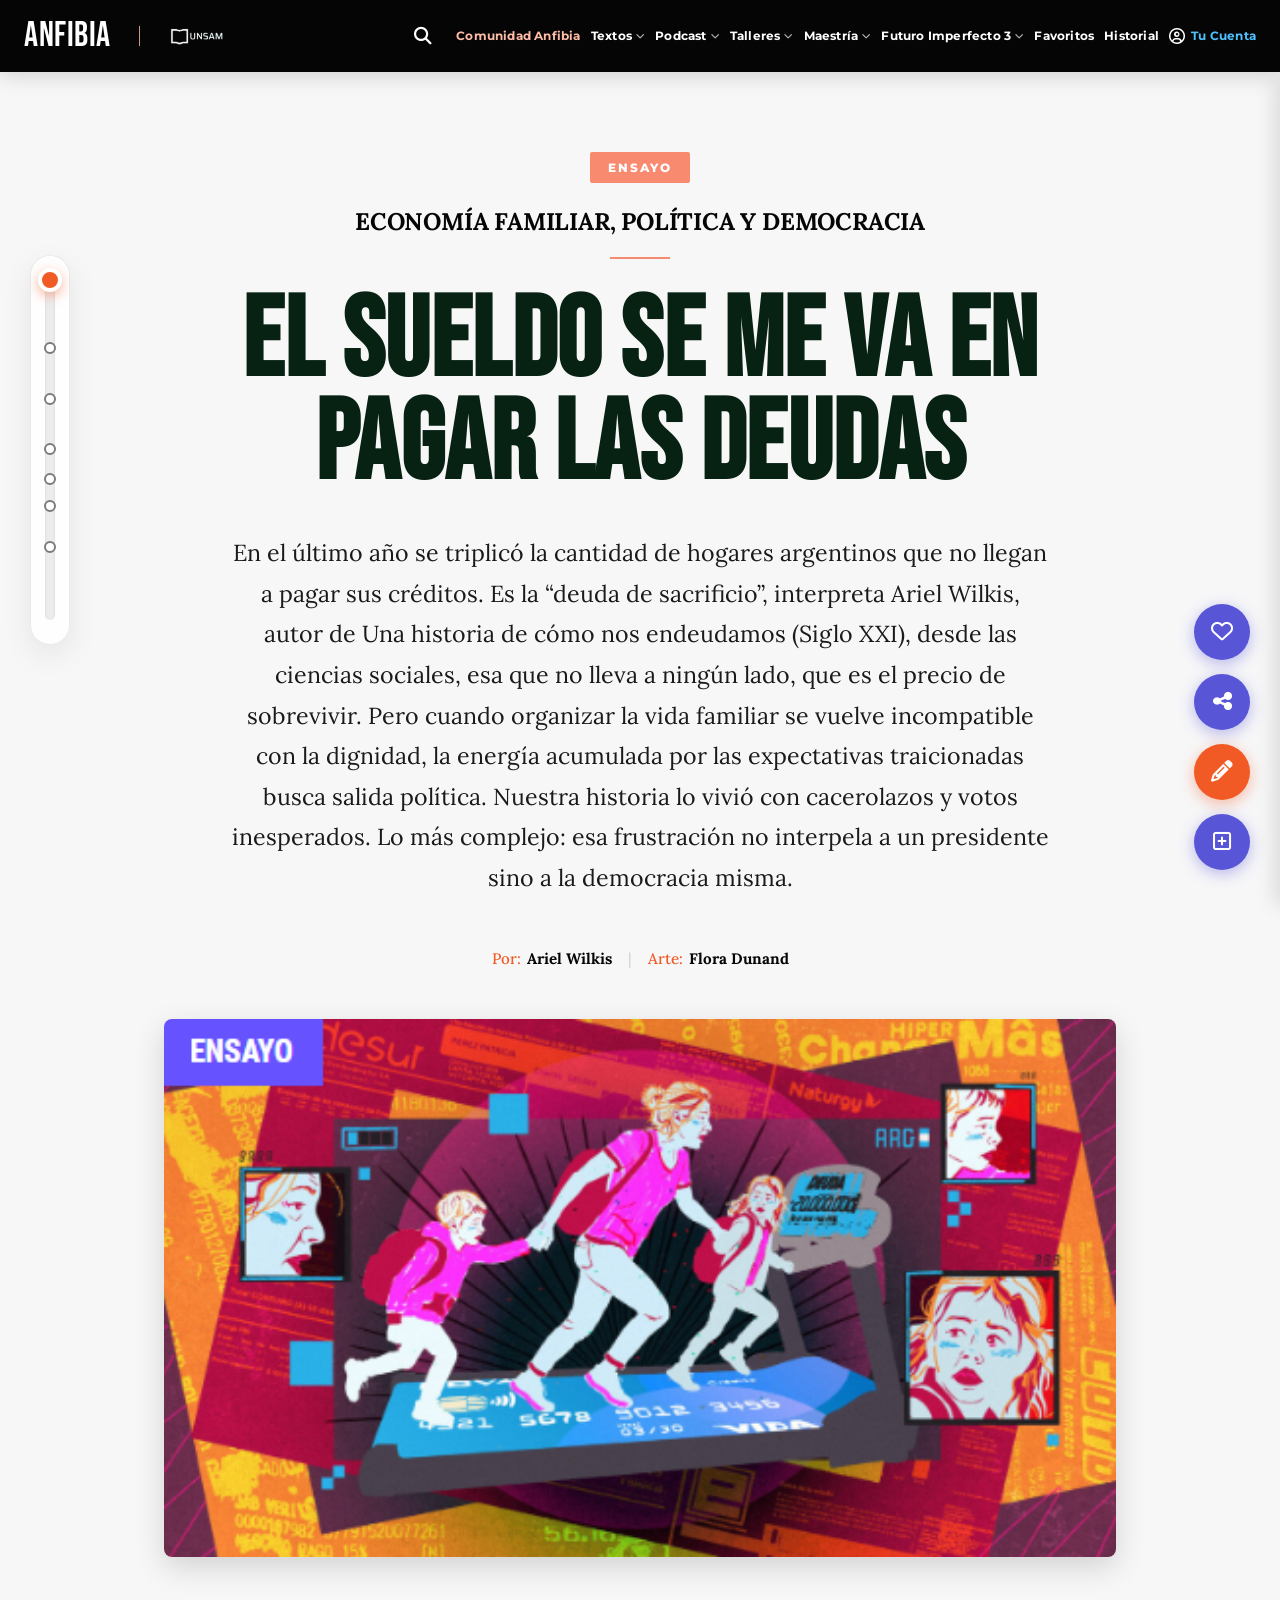
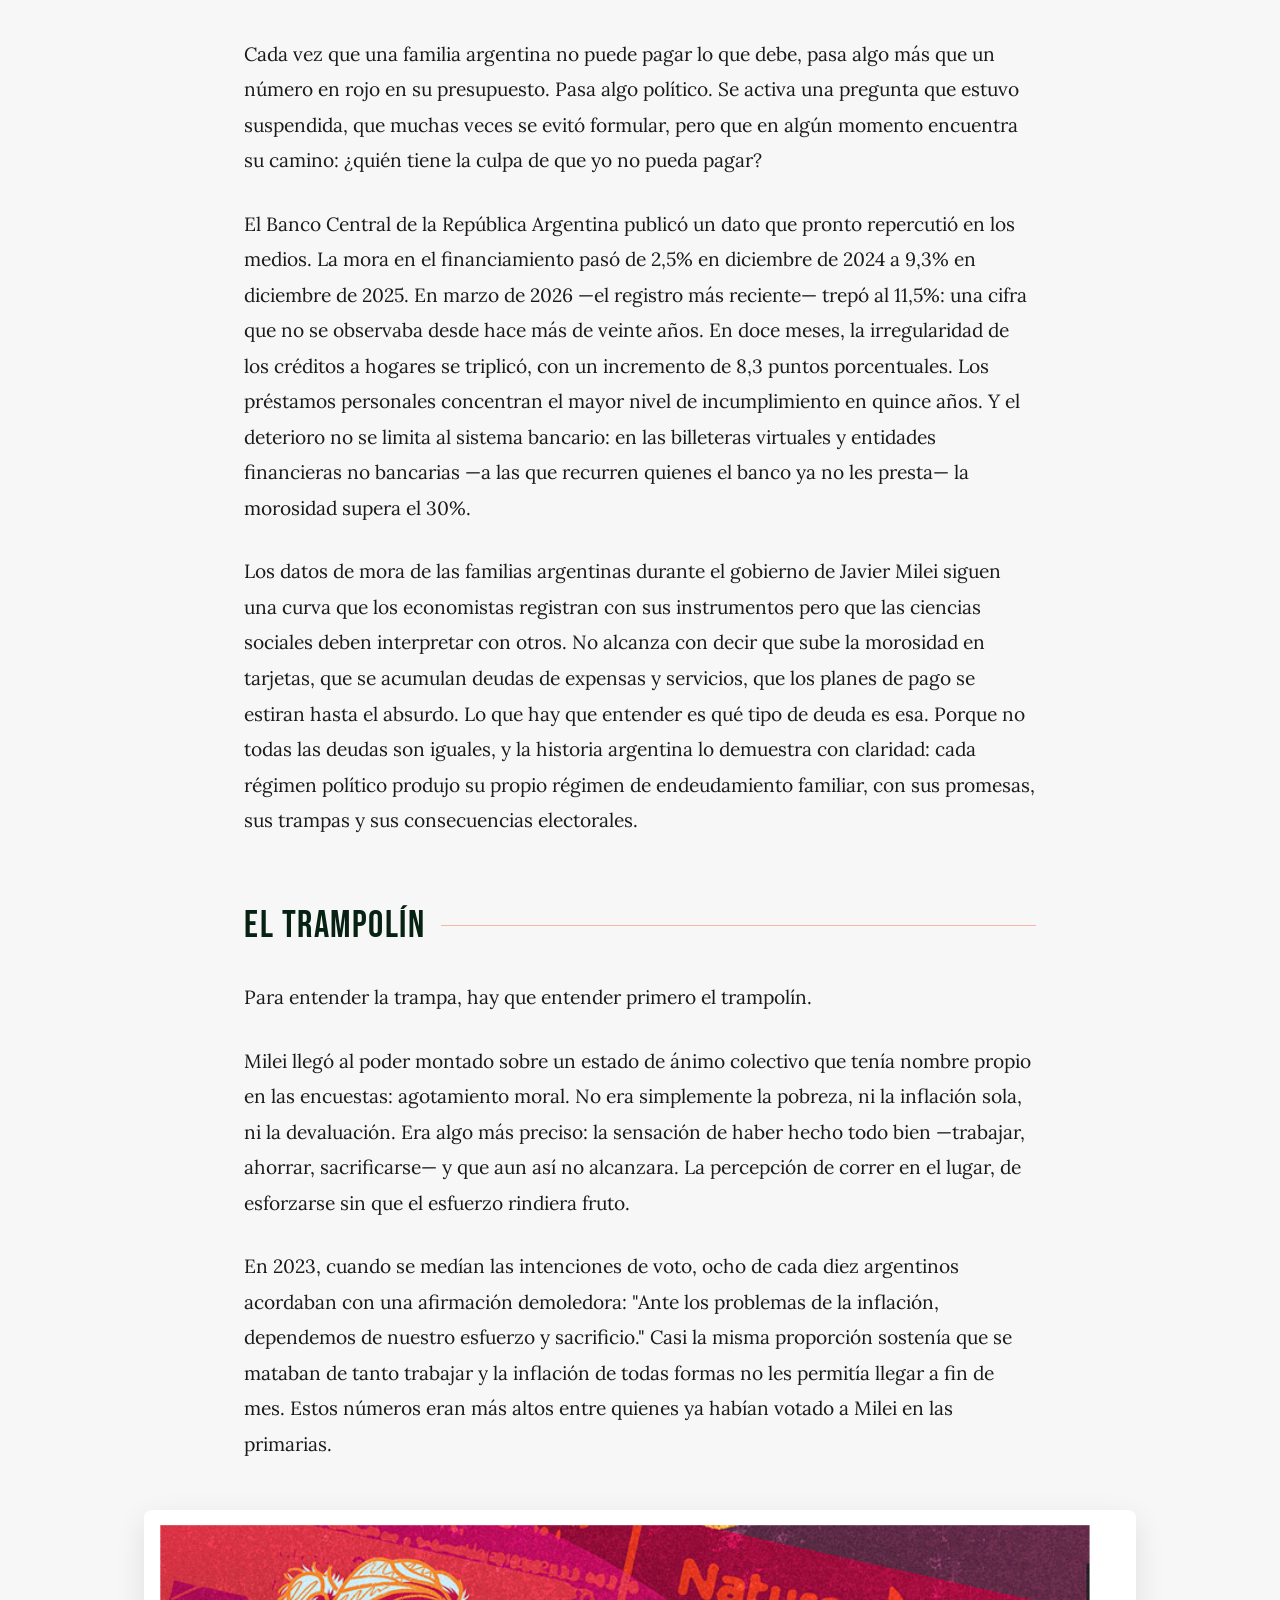
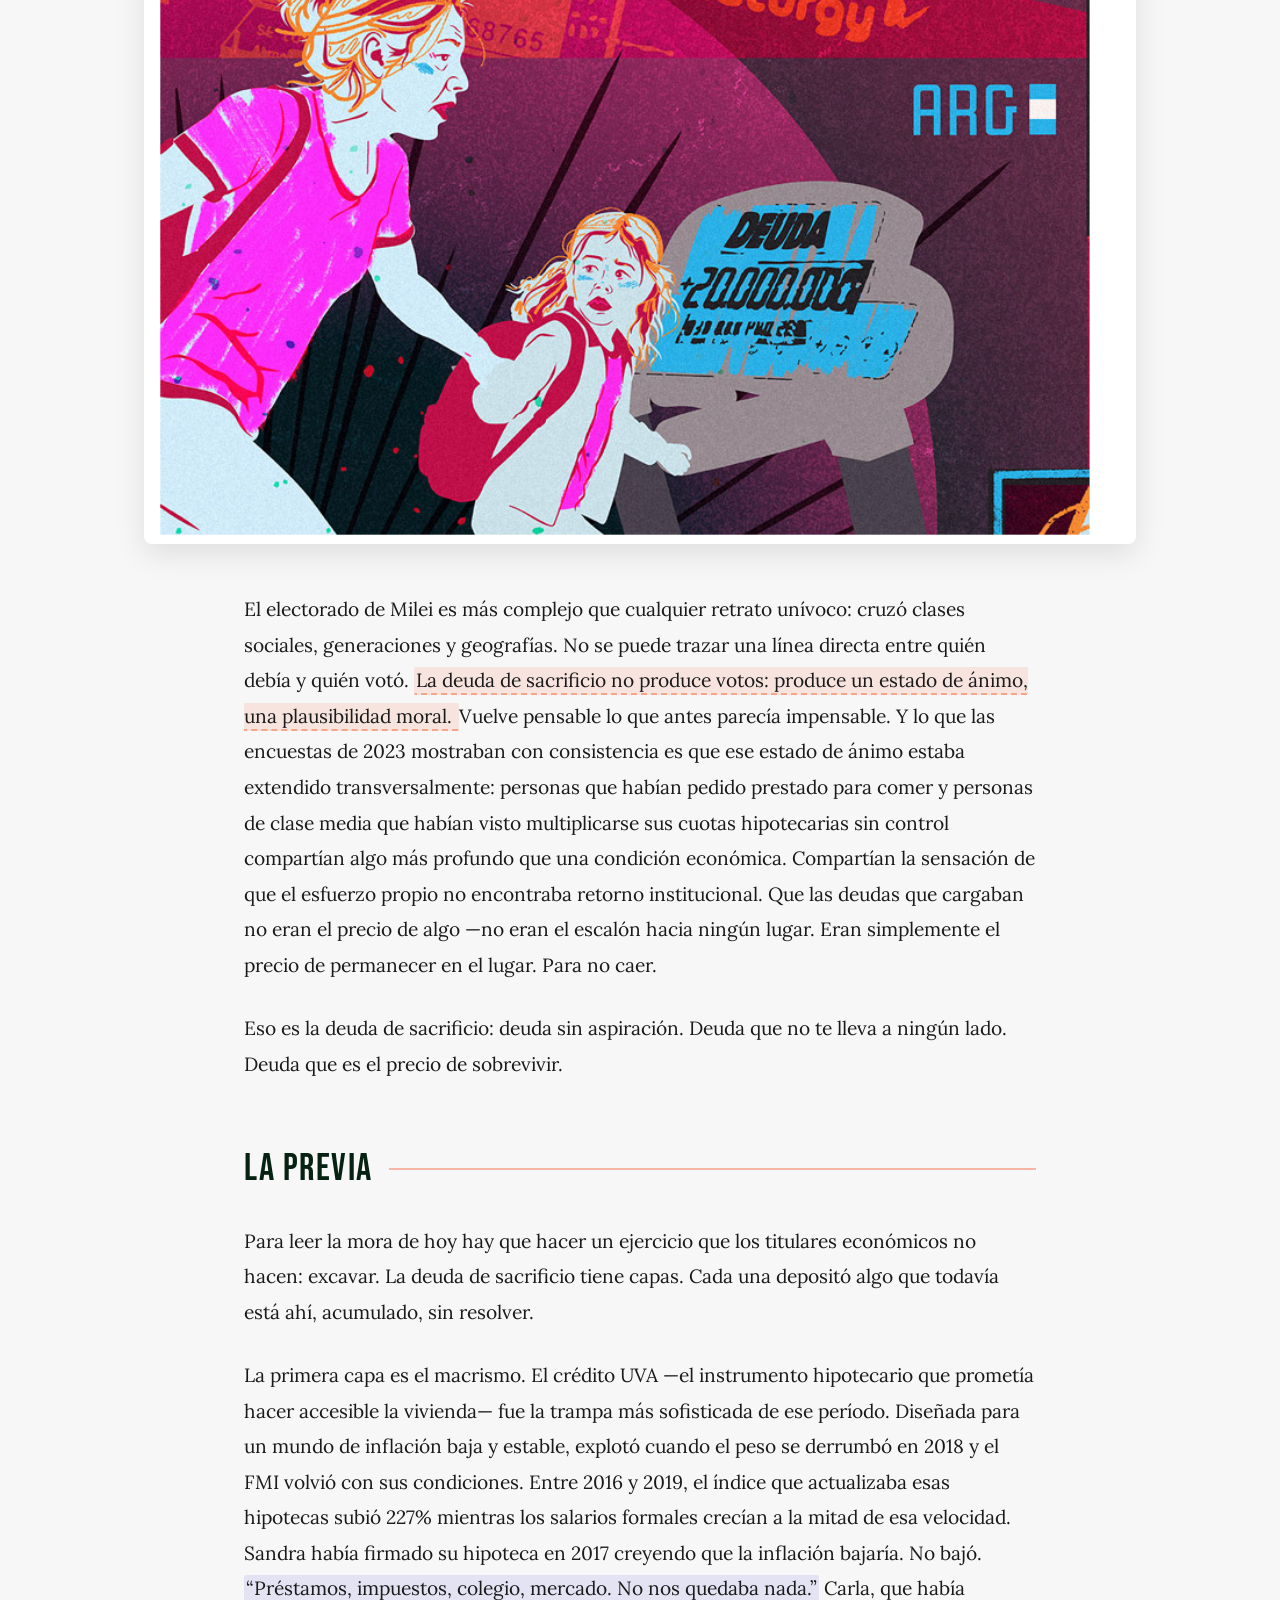
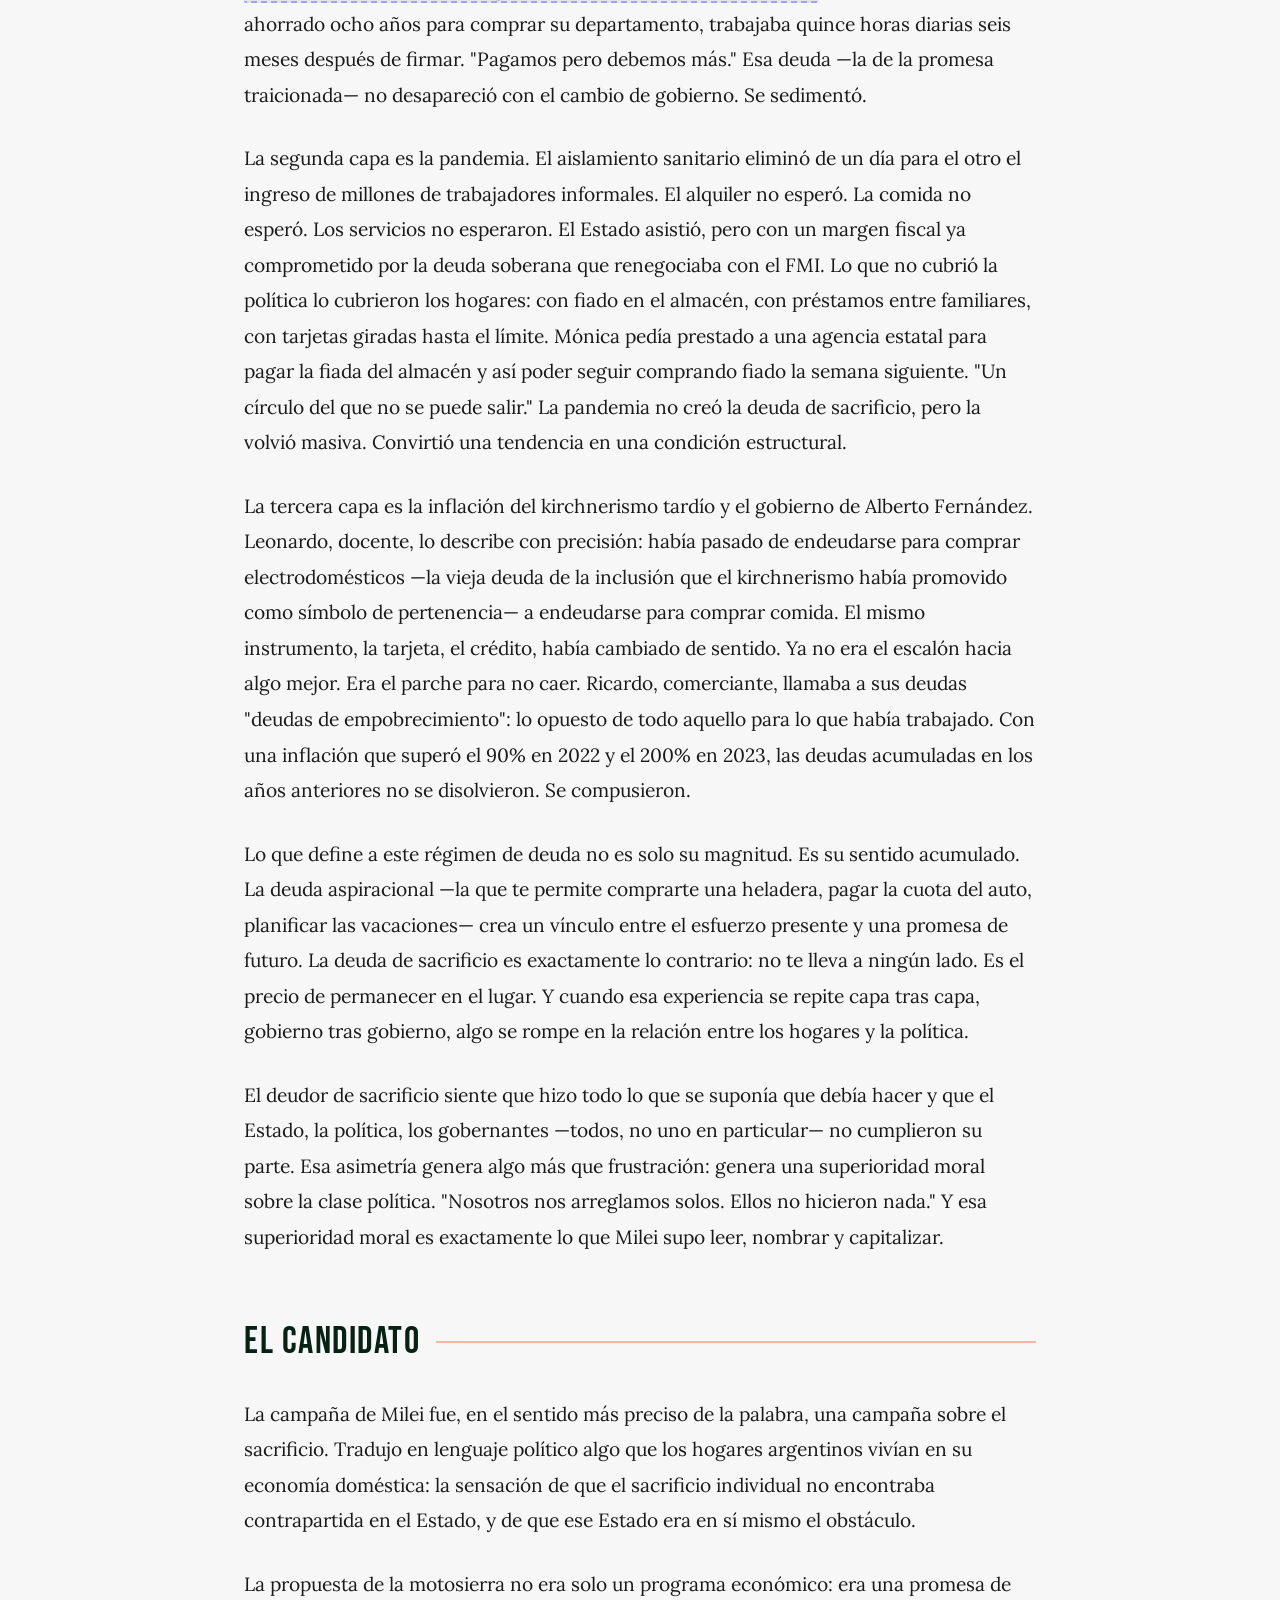
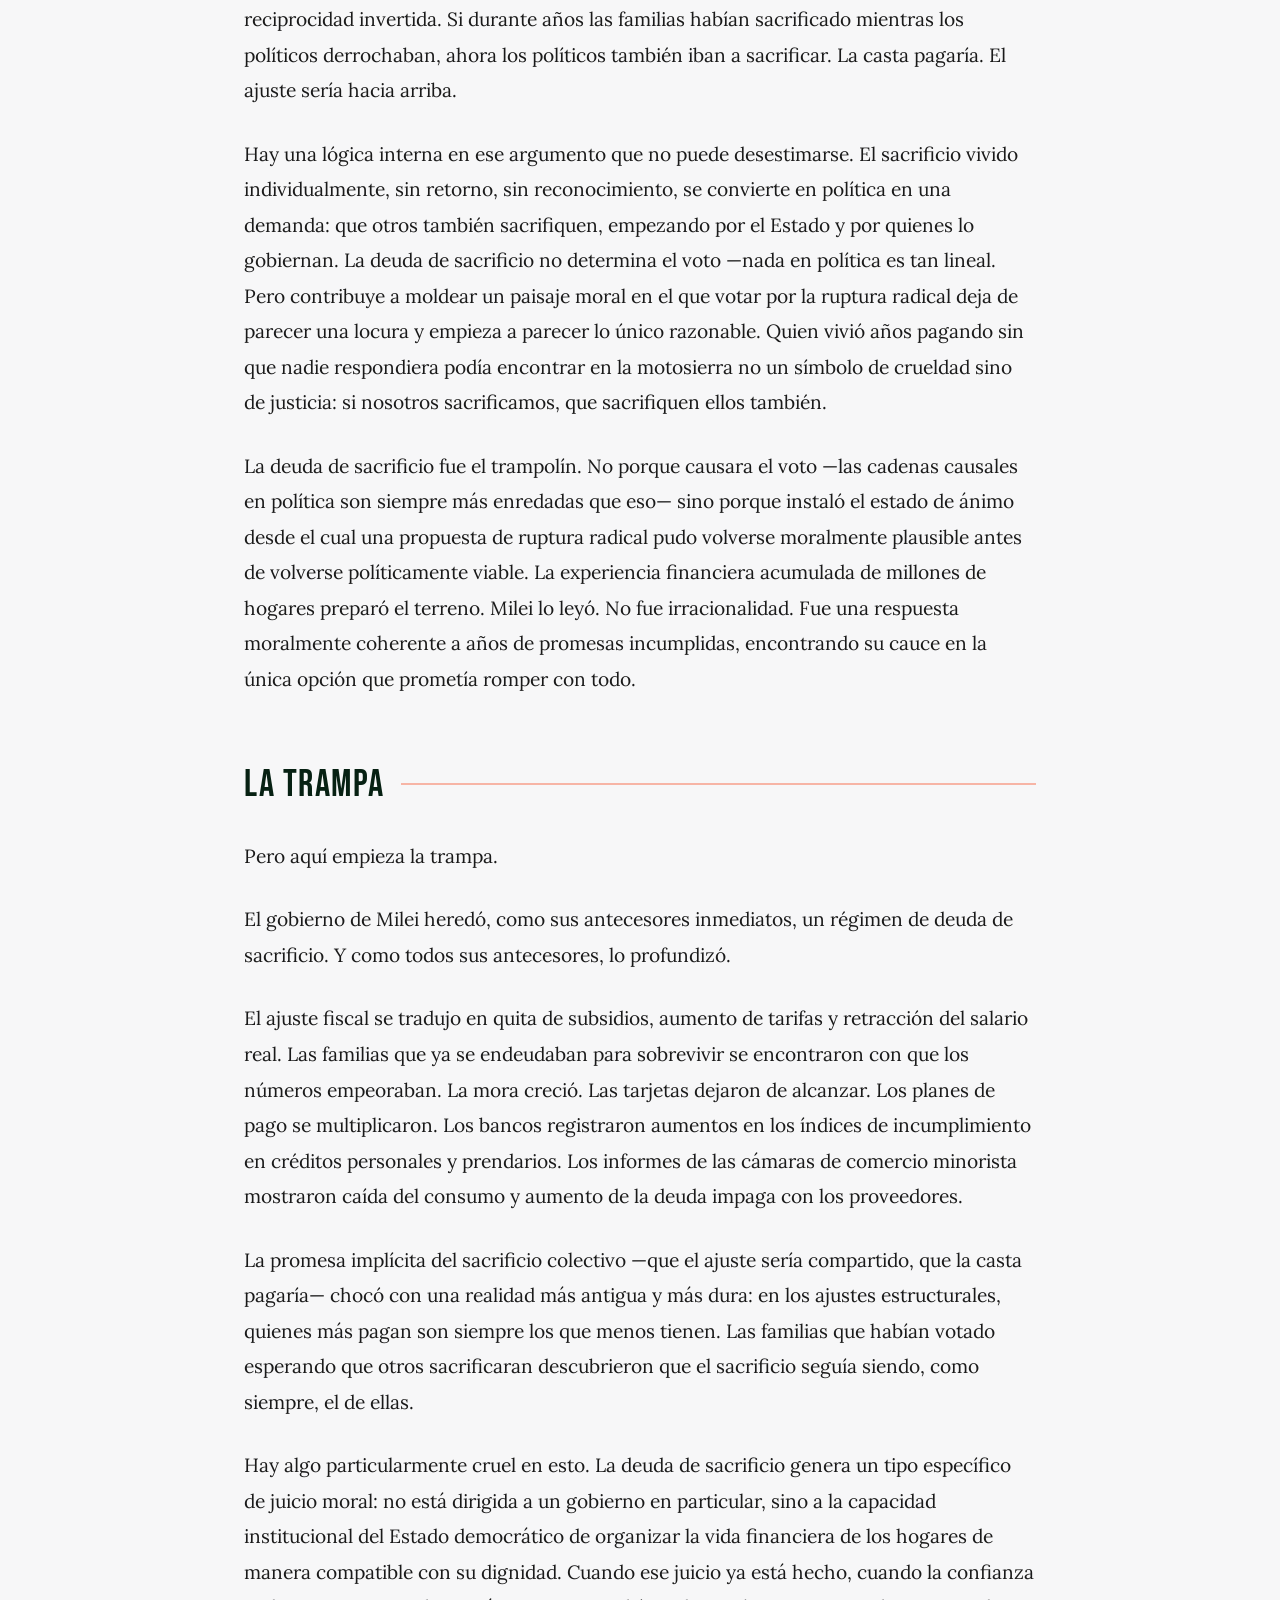
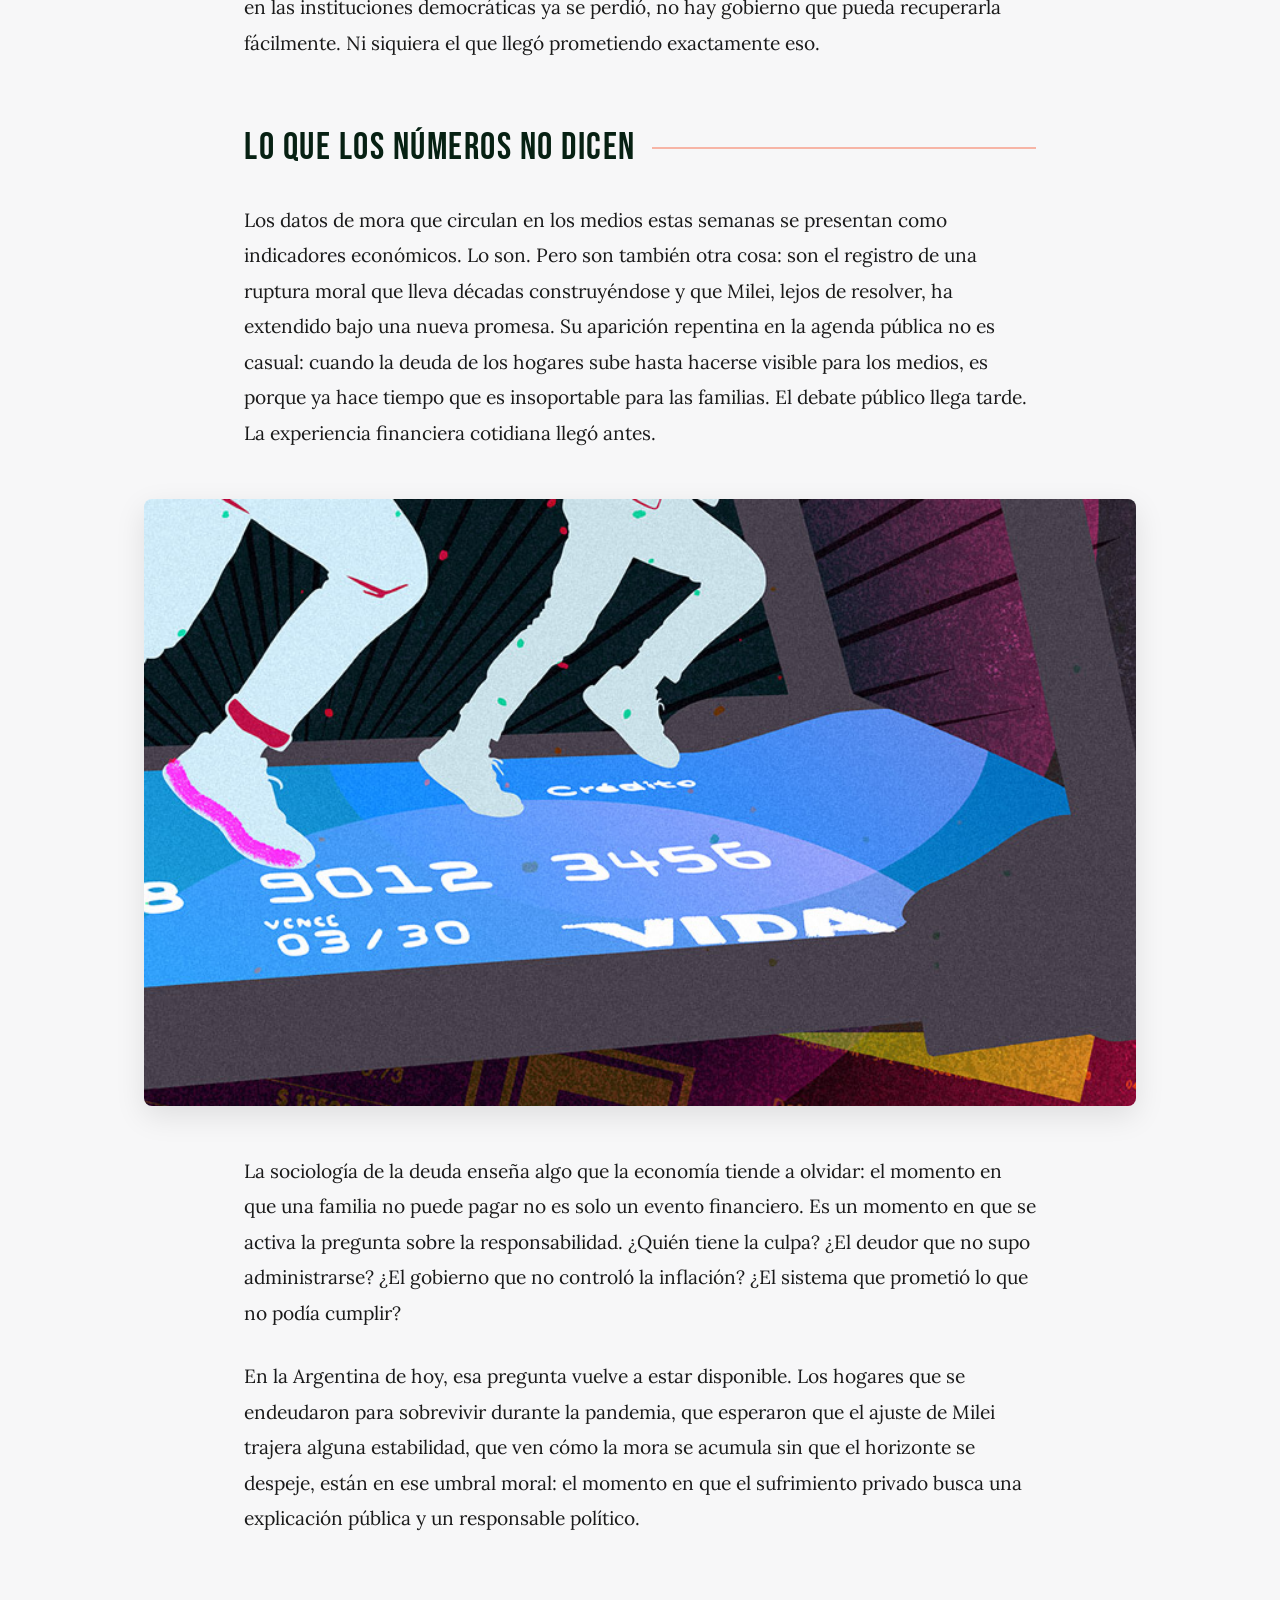
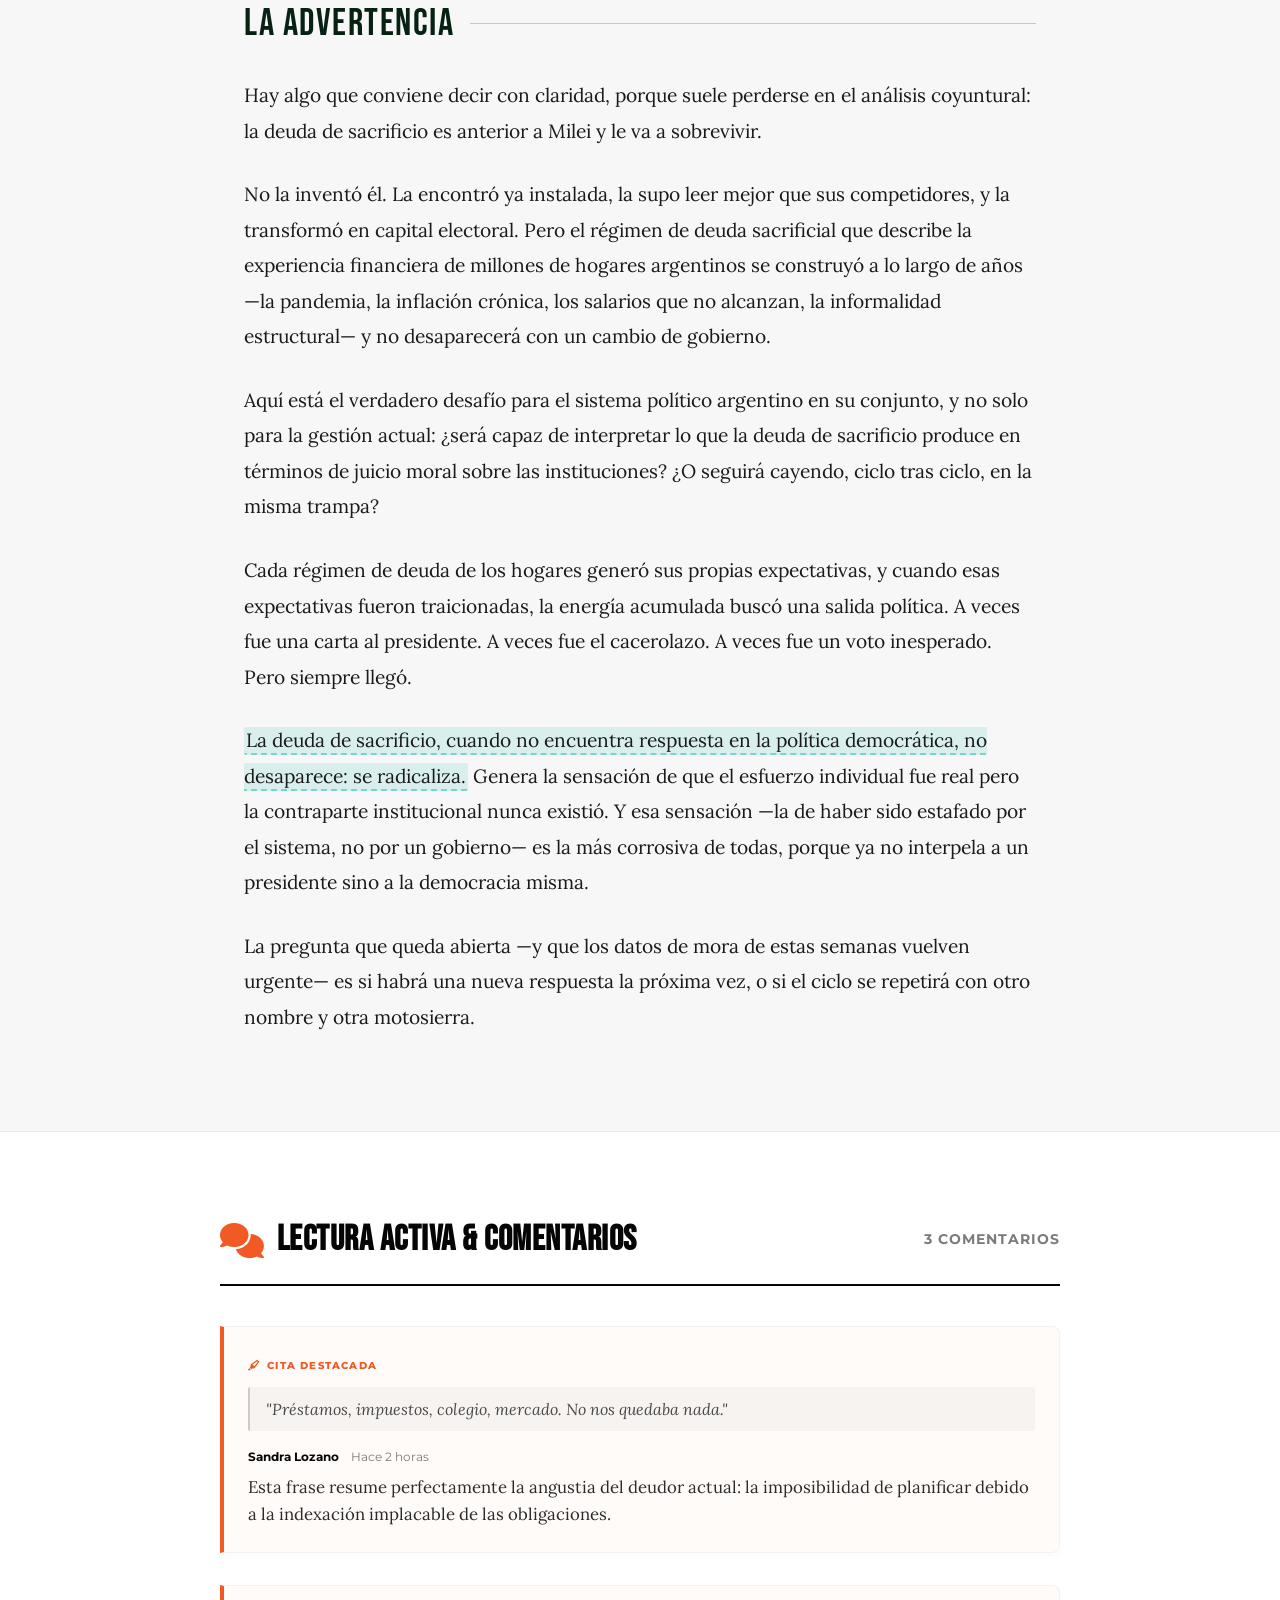
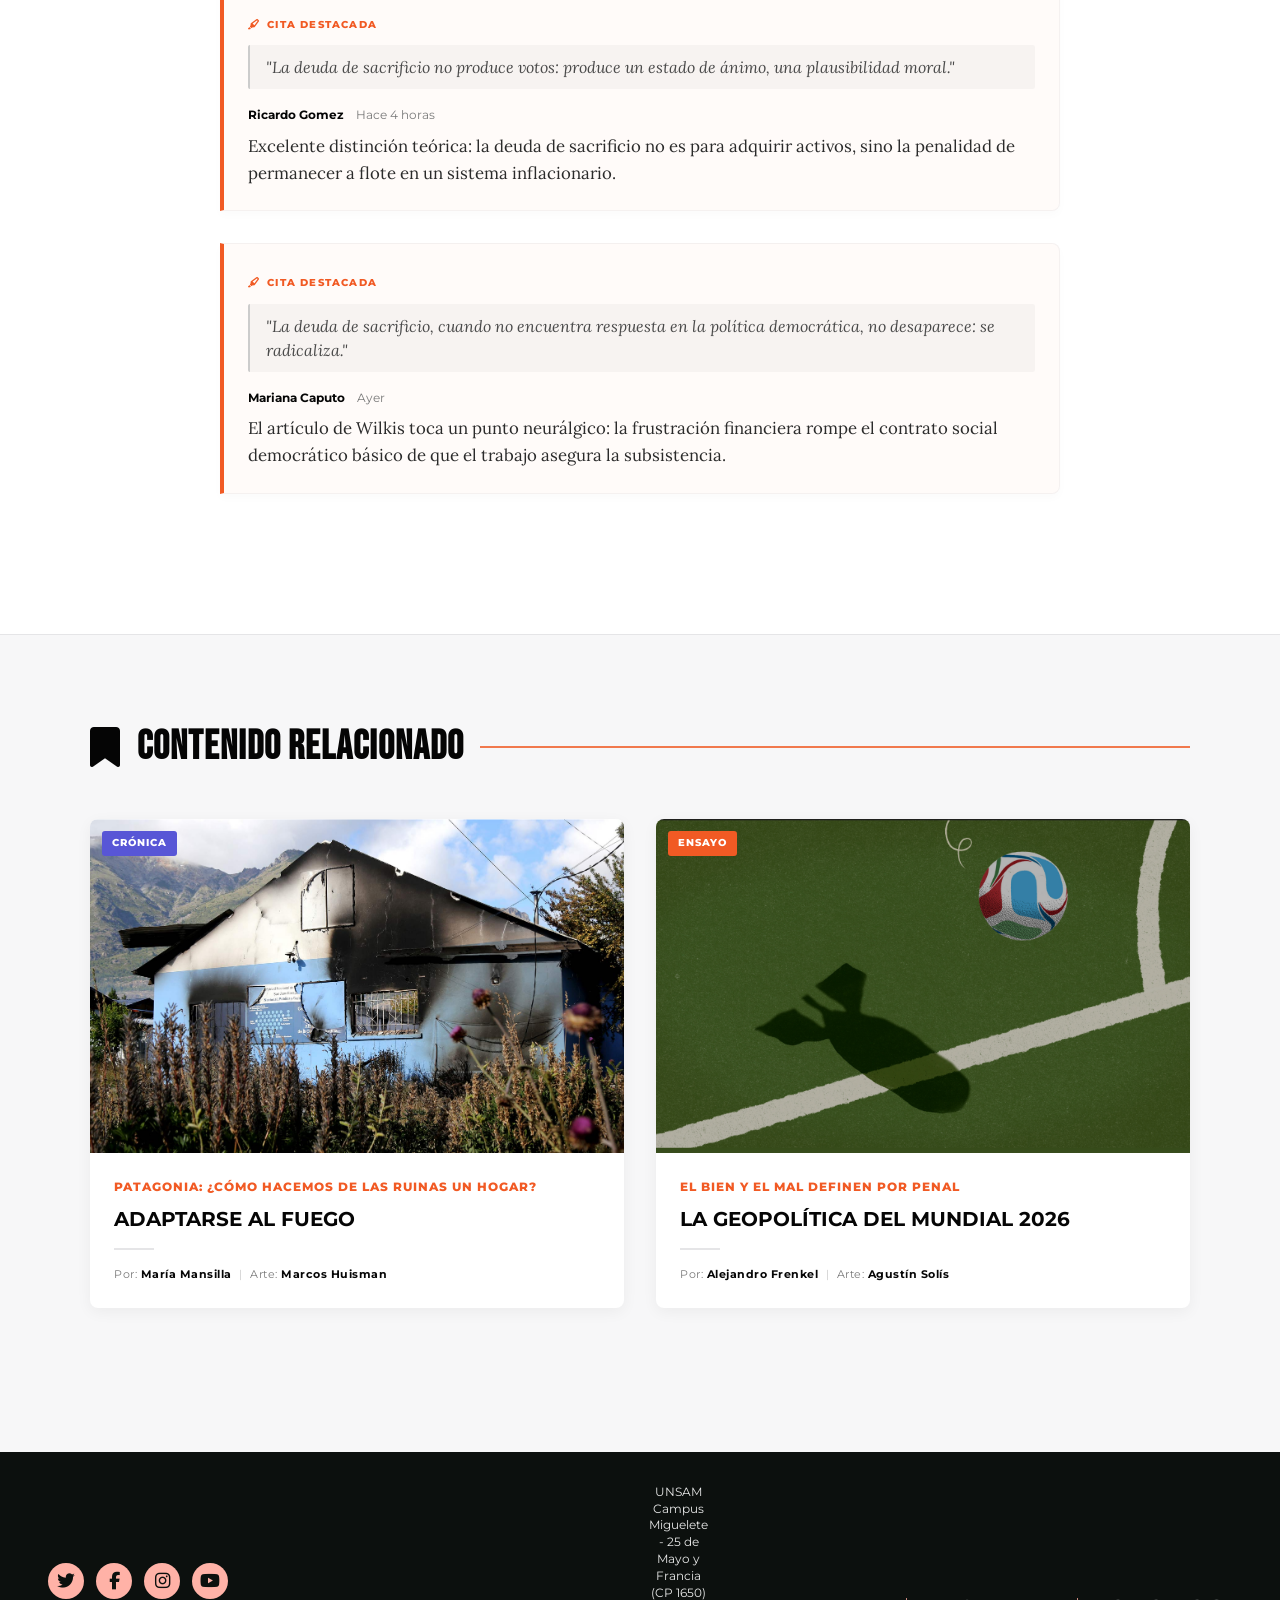
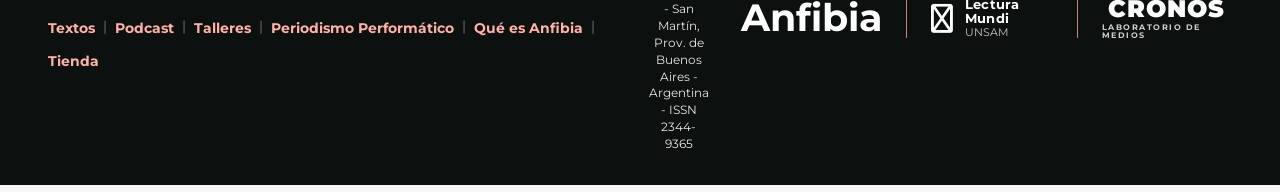
<file: deudas.html>
<!DOCTYPE html>
<html lang="es">

<head>
    <meta charset="UTF-8">
    <meta name="viewport" content="width=device-width, initial-scale=1.0">
    <title>El sueldo se me va en pagar las deudas — Revista Anfibia</title>

    <link rel="preconnect" href="https://fonts.googleapis.com">
    <link rel="preconnect" href="https://fonts.gstatic.com" crossorigin>
    <link
        href="https://fonts.googleapis.com/css2?family=Bebas+Neue&family=Lora:ital,wght@0,400..700;1,400..700&family=Montserrat:wght@400;500;600;700;800&display=swap"
        rel="stylesheet">

    <link rel="stylesheet" href="https://cdnjs.cloudflare.com/ajax/libs/font-awesome/6.4.0/css/all.min.css">

    <link rel="stylesheet" href="style.css">
</head>

<body>


    <header class="main-header">
        <div class="header-container">
            <div class="header-left">
                <a href="index.html" class="brand-logo">Anfibia</a>
                <div class="header-divider"></div>
                <div class="unsam-badge">
                    <img src="img/unsam.png" alt="UNSAM" class="unsam-logo-img">
                </div>
                <div class="social-icons">
                    <a href="#" class="social-link" title="Twitter"><i class="fab fa-twitter"></i></a>
                    <a href="#" class="social-link" title="Facebook"><i class="fab fa-facebook-f"></i></a>
                    <a href="#" class="social-link" title="Instagram"><i class="fab fa-instagram"></i></a>
                    <a href="#" class="social-link" title="YouTube"><i class="fab fa-youtube"></i></a>
                </div>
            </div>

            <div class="header-right">
                <button class="search-btn" id="searchBtn" title="Buscar">
                    <i class="fas fa-search"></i>
                </button>
                <nav class="header-nav">
                    <ul class="nav-list">
                        <li><a href="#" class="nav-item special-link">Comunidad Anfibia</a></li>


                        <li class="nav-item-dropdown">
                            <a href="textos.html" class="nav-item">Textos <i
                                    class="fas fa-chevron-down nav-chevron"></i></a>
                            <ul class="dropdown-menu">
                                <li><a href="textos.html?cat=ambiente">Ambiente</a></li>
                                <li><a href="textos.html?cat=amor-y-sexo">Amor y Sexo</a></li>
                                <li><a href="textos.html?cat=culturas">Cultura</a></li>
                                <li><a href="textos.html?cat=educacion">Educación</a></li>
                                <li><a href="textos.html?cat=politica-y-economia">Política y Economía</a></li>
                                <li><a href="textos.html?cat=salud">Salud</a></li>
                                <li><a href="textos.html?cat=tecnologias">Tecnología</a></li>
                                <li><a href="textos.html?cat=ambiente">Rosario</a></li>
                                <li><a href="#" class="nav-item nav-item-saved">Favoritos/Guardados</a></li>
                            </ul>
                        </li>


                        <li class="nav-item-dropdown">
                            <a href="#" class="nav-item">Podcast <i class="fas fa-chevron-down nav-chevron"></i></a>
                            <ul class="dropdown-menu">
                                <li><a href="#">Todos los Podcasts</a></li>
                            </ul>
                        </li>


                        <li class="nav-item-dropdown">
                            <a href="#" class="nav-item">Talleres <i class="fas fa-chevron-down nav-chevron"></i></a>
                            <ul class="dropdown-menu">
                                <li><a href="#">Ver más</a></li>
                            </ul>
                        </li>


                        <li class="nav-item-dropdown">
                            <a href="#" class="nav-item">Maestría <i class="fas fa-chevron-down nav-chevron"></i></a>
                            <ul class="dropdown-menu">
                                <li><a href="#">Inscripción</a></li>
                                <li><a href="#">Programa Completo</a></li>
                            </ul>
                        </li>


                        <li class="nav-item-dropdown">
                            <a href="#" class="nav-item">Futuro Imperfecto 3 <i
                                    class="fas fa-chevron-down nav-chevron"></i></a>
                            <ul class="dropdown-menu">
                                <li><a href="#">Volumen 1</a></li>
                                <li><a href="#">Volumen 2</a></li>
                                <li><a href="#">Volumen 3</a></li>
                            </ul>
                        </li>


                        <li><a href="#" class="nav-item nav-item-saved">Favoritos</a></li>


                        <li><a href="#" class="nav-item nav-item-history">Historial</a></li>


                        <li><a href="#" class="nav-item nav-item-account"><i class="far fa-user-circle"></i> Tu
                                Cuenta</a></li>
                    </ul>
                </nav>
                <button class="menu-toggle" id="menuToggle" title="Menú">
                    <i class="fas fa-bars"></i>
                </button>
            </div>
        </div>
    </header>


    <div class="vertical-progress-container">
        <div class="vertical-progress-track">
            <div class="vertical-progress-bar" id="verticalProgressBar"></div>
            <div class="vertical-progress-handle" id="verticalProgressHandle"></div>
        </div>
    </div>


    <div class="search-overlay" id="searchOverlay">
        <div class="search-box">
            <input type="text" placeholder="Buscar crónicas, essays, autores..." id="searchInput">
            <button class="close-search" id="closeSearch"><i class="fas fa-times"></i></button>
        </div>
    </div>


    <div class="mobile-menu-drawer" id="mobileMenuDrawer">
        <div class="mobile-menu-body">
            <nav class="mobile-nav">
                <ul class="mobile-nav-list">

                    <li class="mobile-nav-item-dropdown">
                        <button class="mobile-dropdown-toggle">
                            <span class="item-text">.Textos</span>
                            <i class="fas fa-chevron-down toggle-icon"></i>
                        </button>
                        <ul class="mobile-dropdown-menu">
                            <li><a href="textos.html?cat=ambiente">Ambiente</a></li>
                            <li><a href="textos.html?cat=amor-y-sexo">Amor y Sexo</a></li>
                            <li><a href="textos.html?cat=culturas">Cultura</a></li>
                            <li><a href="textos.html?cat=educacion">Educación</a></li>
                            <li><a href="textos.html?cat=politica-y-economia">Política y Economía</a></li>
                            <li><a href="textos.html?cat=salud">Salud</a></li>
                            <li><a href="textos.html?cat=tecnologias">Tecnología</a></li>
                            <li><a href="textos.html?cat=ambiente">Rosario</a></li>
                            <li><a href="#" class="nav-item-saved">Favoritos/Guardados</a></li>
                        </ul>
                    </li>


                    <li class="mobile-nav-item-dropdown">
                        <button class="mobile-dropdown-toggle">
                            <span class="item-text">.Podcast</span>
                            <i class="fas fa-chevron-down toggle-icon"></i>
                        </button>
                        <ul class="mobile-dropdown-menu">
                            <li><a href="#">Todos los Podcasts</a></li>
                        </ul>
                    </li>


                    <li class="mobile-nav-item-dropdown">
                        <button class="mobile-dropdown-toggle">
                            <span class="item-text">.Talleres</span>
                            <i class="fas fa-chevron-down toggle-icon"></i>
                        </button>
                        <ul class="mobile-dropdown-menu">
                            <li><a href="#">Ver mas</a></li>
                        </ul>
                    </li>


                    <li class="mobile-nav-item-dropdown">
                        <button class="mobile-dropdown-toggle">
                            <span class="item-text">.Maestría</span>
                            <i class="fas fa-chevron-down toggle-icon"></i>
                        </button>
                        <ul class="mobile-dropdown-menu">
                            <li><a href="#">Inscripcion</a></li>
                            <li><a href="#">Programa Completo</a></li>
                        </ul>
                    </li>


                    <li class="mobile-nav-item-dropdown">
                        <button class="mobile-dropdown-toggle">
                            <span class="item-text">.Futuro Imperfecto 3</span>
                            <i class="fas fa-chevron-down toggle-icon"></i>
                        </button>
                        <ul class="mobile-dropdown-menu">
                            <li><a href="#">Volumen 1</a></li>
                            <li><a href="#">Volumen 2</a></li>
                            <li><a href="#">Volumen 3</a></li>
                        </ul>
                    </li>


                    <li class="mobile-nav-item-static">
                        <a href="#" class="mobile-static-link nav-item-saved">.Favoritos</a>
                    </li>


                    <li class="mobile-nav-item-static">
                        <a href="#" class="mobile-static-link nav-item-history">.Historial</a>
                    </li>

                    <li class="mobile-nav-spacing"></li>


                    <li class="mobile-nav-item-dropdown">
                        <button class="mobile-dropdown-toggle">
                            <span class="item-text">.Redes</span>
                            <i class="fas fa-chevron-down toggle-icon"></i>
                        </button>
                        <ul class="mobile-dropdown-menu">
                            <li><a href="#">.Twitter</a></li>
                            <li><a href="#">.Facebook</a></li>
                            <li><a href="#">.Instagram</a></li>
                            <li><a href="#">.YouTube</a></li>
                        </ul>
                    </li>


                    <li class="mobile-nav-item-static">
                        <a href="#" class="mobile-static-link">.Comunidad Anfibia</a>
                    </li>
                </ul>
            </nav>
        </div>

        <div class="mobile-menu-footer-account">
            <a href="#" class="mobile-account-btn">
                <i class="far fa-user-circle"></i>
                <span>Tu Cuenta Anfibia</span>
            </a>
        </div>
    </div>


    <div class="menu-backdrop" id="menuBackdrop"></div>


    <main class="article-detail-container">
        <div class="article-header-section">
            <span class="article-badge badge-ensayo">ENSAYO</span>
            <h1 class="article-kicker">Economía familiar, política y democracia</h1>

            <div class="article-title-divider"></div>

            <h2 class="article-main-title">El sueldo se me va en pagar las deudas</h2>

            <p class="article-lead">
                En el último año se triplicó la cantidad de hogares argentinos que no llegan a pagar sus créditos. Es la
                “deuda de sacrificio”, interpreta Ariel Wilkis, autor de Una historia de cómo nos endeudamos (Siglo
                XXI), desde las ciencias sociales, esa que no lleva a ningún lado, que es el precio de sobrevivir. Pero
                cuando organizar la vida familiar se vuelve incompatible con la dignidad, la energía acumulada por las
                expectativas traicionadas busca salida política. Nuestra historia lo vivió con cacerolazos y votos
                inesperados. Lo más complejo: esa frustración no interpela a un presidente sino a la democracia misma.
            </p>
            <div class="article-credits-centered">
                <span class="credit-label">Por:</span> <span class="credit-name">Ariel Wilkis</span>
                <span class="credit-bar">|</span>
                <span class="credit-label">Arte:</span> <span class="credit-name">Flora Dunand</span>
            </div>

            <div class="article-featured-image-wrapper">
                <img src="img/noti2.png" alt="Deudas" class="article-featured-image">
            </div>
        </div>
    </main>


    <article class="article-body-container">
        <p class="article-paragraph">Cada vez que una familia argentina no puede pagar lo que debe, pasa algo más que un
            número en rojo en su presupuesto. Pasa algo político. Se activa una pregunta que estuvo suspendida, que
            muchas veces se evitó formular, pero que en algún momento encuentra su camino: ¿quién tiene la culpa de que
            yo no pueda pagar?</p>

        <p class="article-paragraph">El Banco Central de la República Argentina publicó un dato que pronto repercutió en
            los medios. La mora en el financiamiento pasó de 2,5% en diciembre de 2024 a 9,3% en diciembre de 2025. En
            marzo de 2026 —el registro más reciente— trepó al 11,5%: una cifra que no se observaba desde hace más de
            veinte años. En doce meses, la irregularidad de los créditos a hogares se triplicó, con un incremento de 8,3
            puntos porcentuales. Los préstamos personales concentran el mayor nivel de incumplimiento en quince años. Y
            el deterioro no se limita al sistema bancario: en las billeteras virtuales y entidades financieras no
            bancarias —a las que recurren quienes el banco ya no les presta— la morosidad supera el 30%.</p>

        <p class="article-paragraph">Los datos de mora de las familias argentinas durante el gobierno de Javier Milei
            siguen una curva que los economistas registran con sus instrumentos pero que las ciencias sociales deben
            interpretar con otros. No alcanza con decir que sube la morosidad en tarjetas, que se acumulan deudas de
            expensas y servicios, que los planes de pago se estiran hasta el absurdo. Lo que hay que entender es qué
            tipo de deuda es esa. Porque no todas las deudas son iguales, y la historia argentina lo demuestra con
            claridad: cada régimen político produjo su propio régimen de endeudamiento familiar, con sus promesas, sus
            trampas y sus consecuencias electorales.
        </p>

        <h3 class="article-subheading">El trampolín</h3>

        <p class="article-paragraph">Para entender la trampa, hay que entender primero el trampolín.</p>

        <p class="article-paragraph">Milei llegó al poder montado sobre un estado de ánimo colectivo que tenía nombre
            propio en las encuestas: agotamiento moral. No era simplemente la pobreza, ni la inflación sola, ni la
            devaluación. Era algo más preciso: la sensación de haber hecho todo bien —trabajar, ahorrar, sacrificarse— y
            que aun así no alcanzara. La percepción de correr en el lugar, de esforzarse sin que el esfuerzo rindiera
            fruto.</p>

        <p class="article-paragraph">En 2023, cuando se medían las intenciones de voto, ocho de cada diez argentinos
            acordaban con una afirmación demoledora: "Ante los problemas de la inflación, dependemos de nuestro esfuerzo
            y sacrificio." Casi la misma proporción sostenía que se mataban de tanto trabajar y la inflación de todas
            formas no les permitía llegar a fin de mes. Estos números eran más altos entre quienes ya habían votado a
            Milei en las primarias.</p>

        <div class="article-image-wrapper">
            <img src="img/nena.png" alt="Electorado y sacrificio" class="article-body-image">
        </div>

        <p class="article-paragraph">El electorado de Milei es más complejo que cualquier retrato unívoco: cruzó clases
            sociales, generaciones y geografías. No se puede trazar una línea directa entre quién debía y quién votó.
            <span class="community-highlight" data-author="Ricardo Gomez"
                data-note="Excelente distinción teórica: la deuda de sacrificio no es para adquirir activos, sino la penalidad de permanecer a flote en un sistema inflacionario.">
                La deuda de sacrificio no produce votos: produce un estado de ánimo, una plausibilidad moral.
            </span> Vuelve
            pensable lo que antes parecía impensable. Y lo que las encuestas de 2023 mostraban con consistencia es que
            ese estado de ánimo estaba extendido transversalmente: personas que habían pedido prestado para comer y
            personas de clase media que habían visto multiplicarse sus cuotas hipotecarias sin control compartían algo
            más profundo que una condición económica. Compartían la sensación de que el esfuerzo propio no encontraba
            retorno institucional. Que las deudas que cargaban no eran el precio de algo —no eran el escalón hacia
            ningún lugar. Eran simplemente el precio de permanecer en el lugar. Para no caer.
        </p>

        <p class="article-paragraph">Eso es la deuda de sacrificio: deuda sin aspiración. Deuda que no te lleva a ningún
            lado. Deuda que es el precio de sobrevivir.</p>

        <h3 class="article-subheading">La previa</h3>

        <p class="article-paragraph">Para leer la mora de hoy hay que hacer un ejercicio que los titulares económicos no
            hacen: excavar. La deuda de sacrificio tiene capas. Cada una depositó algo que todavía está ahí, acumulado,
            sin resolver.</p>

        <p class="article-paragraph">
            La primera capa es el macrismo. El crédito UVA —el instrumento hipotecario que
            prometía hacer accesible la vivienda— fue la trampa más sofisticada de ese período. Diseñada para un mundo
            de inflación baja y estable, explotó cuando el peso se derrumbó en 2018 y el FMI volvió con sus condiciones.
            Entre 2016 y 2019, el índice que actualizaba esas hipotecas subió 227% mientras los salarios formales
            crecían a la mitad de esa velocidad. Sandra había firmado su hipoteca en 2017 creyendo que la inflación
            bajaría. No bajó.
            <span class="community-highlight" data-author="Sandra Lozano"
                data-note="Esta frase resume perfectamente la angustia del deudor actual: la imposibilidad de planificar debido a la indexación implacable de las obligaciones.">“Préstamos,
                impuestos, colegio, mercado. No nos quedaba nada.”</span>
            Carla, que había ahorrado ocho años para comprar su departamento, trabajaba quince horas diarias seis meses
            después de firmar. "Pagamos pero debemos más." Esa deuda —la de la promesa traicionada— no desapareció con
            el cambio de gobierno. Se sedimentó.
        </p>

        <p class="article-paragraph">La segunda capa es la pandemia. El aislamiento sanitario eliminó de un día para el
            otro el ingreso de millones de trabajadores informales. El alquiler no esperó. La comida no esperó. Los
            servicios no esperaron. El Estado asistió, pero con un margen fiscal ya comprometido por la deuda soberana
            que renegociaba con el FMI. Lo que no cubrió la política lo cubrieron los hogares: con fiado en el almacén,
            con préstamos entre familiares, con tarjetas giradas hasta el límite. Mónica pedía prestado a una agencia
            estatal para pagar la fiada del almacén y así poder seguir comprando fiado la semana siguiente. "Un círculo
            del que no se puede salir." La pandemia no creó la deuda de sacrificio, pero la volvió masiva. Convirtió una
            tendencia en una condición estructural.</p>

        <p class="article-paragraph">La tercera capa es la inflación del kirchnerismo tardío y el gobierno de Alberto
            Fernández. Leonardo, docente, lo describe con precisión: había pasado de endeudarse para comprar
            electrodomésticos —la vieja deuda de la inclusión que el kirchnerismo había promovido como símbolo de
            pertenencia— a endeudarse para comprar comida. El mismo instrumento, la tarjeta, el crédito, había cambiado
            de sentido. Ya no era el escalón hacia algo mejor. Era el parche para no caer. Ricardo, comerciante, llamaba
            a sus deudas "deudas de empobrecimiento": lo opuesto de todo aquello para lo que había trabajado. Con una
            inflación que superó el 90% en 2022 y el 200% en 2023, las deudas acumuladas en los años anteriores no se
            disolvieron. Se compusieron.</p>

        <p class="article-paragraph">Lo que define a este régimen de deuda no es solo su magnitud. Es su sentido
            acumulado. La deuda aspiracional —la que te permite comprarte una heladera, pagar la cuota del auto,
            planificar las vacaciones— crea un vínculo entre el esfuerzo presente y una promesa de futuro. La deuda de
            sacrificio es exactamente lo contrario: no te lleva a ningún lado. Es el precio de permanecer en el lugar. Y
            cuando esa experiencia se repite capa tras capa, gobierno tras gobierno, algo se rompe en la relación entre
            los hogares y la política.</p>

        <p class="article-paragraph">El deudor de sacrificio siente que hizo todo lo que se suponía que debía hacer y
            que el Estado, la política, los gobernantes —todos, no uno en particular— no cumplieron su parte. Esa
            asimetría genera algo más que frustración: genera una superioridad moral sobre la clase política. "Nosotros
            nos arreglamos solos. Ellos no hicieron nada." Y esa superioridad moral es exactamente lo que Milei supo
            leer, nombrar y capitalizar.</p>

        <h3 class="article-subheading">El candidato</h3>

        <p class="article-paragraph">La campaña de Milei fue, en el sentido más preciso de la palabra, una campaña sobre
            el sacrificio. Tradujo en lenguaje político algo que los hogares argentinos vivían en su economía doméstica:
            la sensación de que el sacrificio individual no encontraba contrapartida en el Estado, y de que ese Estado
            era en sí mismo el obstáculo.</p>

        <p class="article-paragraph">La propuesta de la motosierra no era solo un programa económico: era una promesa de
            reciprocidad invertida. Si durante años las familias habían sacrificado mientras los políticos derrochaban,
            ahora los políticos también iban a sacrificar. La casta pagaría. El ajuste sería hacia arriba.</p>

        <p class="article-paragraph">Hay una lógica interna en ese argumento que no puede desestimarse. El sacrificio
            vivido individualmente, sin retorno, sin reconocimiento, se convierte en política en una demanda: que otros
            también sacrifiquen, empezando por el Estado y por quienes lo gobiernan. La deuda de sacrificio no determina
            el voto —nada en política es tan lineal. Pero contribuye a moldear un paisaje moral en el que votar por la
            ruptura radical deja de parecer una locura y empieza a parecer lo único razonable. Quien vivió años pagando
            sin que nadie respondiera podía encontrar en la motosierra no un símbolo de crueldad sino de justicia: si
            nosotros sacrificamos, que sacrifiquen ellos también.</p>

        <p class="article-paragraph">La deuda de sacrificio fue el trampolín. No porque causara el voto —las cadenas
            causales en política son siempre más enredadas que eso— sino porque instaló el estado de ánimo desde el cual
            una propuesta de ruptura radical pudo volverse moralmente plausible antes de volverse políticamente viable.
            La experiencia financiera acumulada de millones de hogares preparó el terreno. Milei lo leyó. No fue
            irracionalidad. Fue una respuesta moralmente coherente a años de promesas incumplidas, encontrando su cauce
            en la única opción que prometía romper con todo.</p>

        <h3 class="article-subheading">La trampa</h3>

        <p class="article-paragraph">Pero aquí empieza la trampa.</p>

        <p class="article-paragraph">El gobierno de Milei heredó, como sus antecesores inmediatos, un régimen de deuda
            de sacrificio. Y como todos sus antecesores, lo profundizó.</p>

        <p class="article-paragraph">El ajuste fiscal se tradujo en quita de subsidios, aumento de tarifas y retracción
            del salario real. Las familias que ya se endeudaban para sobrevivir se encontraron con que los números
            empeoraban. La mora creció. Las tarjetas dejaron de alcanzar. Los planes de pago se multiplicaron. Los
            bancos registraron aumentos en los índices de incumplimiento en créditos personales y prendarios. Los
            informes de las cámaras de comercio minorista mostraron caída del consumo y aumento de la deuda impaga con
            los proveedores.</p>

        <p class="article-paragraph">La promesa implícita del sacrificio colectivo —que el ajuste sería compartido, que
            la casta pagaría— chocó con una realidad más antigua y más dura: en los ajustes estructurales, quienes más
            pagan son siempre los que menos tienen. Las familias que habían votado esperando que otros sacrificaran
            descubrieron que el sacrificio seguía siendo, como siempre, el de ellas.</p>

        <p class="article-paragraph">Hay algo particularmente cruel en esto. La deuda de sacrificio genera un tipo
            específico de juicio moral: no está dirigida a un gobierno en particular, sino a la capacidad institucional
            del Estado democrático de organizar la vida financiera de los hogares de manera compatible con su dignidad.
            Cuando ese juicio ya está hecho, cuando la confianza en las instituciones democráticas ya se perdió, no hay
            gobierno que pueda recuperarla fácilmente. Ni siquiera el que llegó prometiendo exactamente eso.</p>

        <h3 class="article-subheading">Lo que los números no dicen</h3>

        <p class="article-paragraph">Los datos de mora que circulan en los medios estas semanas se presentan como
            indicadores económicos. Lo son. Pero son también otra cosa: son el registro de una ruptura moral que lleva
            décadas construyéndose y que Milei, lejos de resolver, ha extendido bajo una nueva promesa. Su aparición
            repentina en la agenda pública no es casual: cuando la deuda de los hogares sube hasta hacerse visible para
            los medios, es porque ya hace tiempo que es insoportable para las familias. El debate público llega tarde.
            La experiencia financiera cotidiana llegó antes.</p>

        <div class="article-image-wrapper">
            <img src="img/piernas.png" alt="Sociología de la deuda" class="article-body-image">
        </div>

        <p class="article-paragraph">La sociología de la deuda enseña algo que la economía tiende a olvidar: el momento
            en que una familia no puede pagar no es solo un evento financiero. Es un momento en que se activa la
            pregunta sobre la responsabilidad. ¿Quién tiene la culpa? ¿El deudor que no supo administrarse? ¿El gobierno
            que no controló la inflación? ¿El sistema que prometió lo que no podía cumplir?</p>

        <p class="article-paragraph">En la Argentina de hoy, esa pregunta vuelve a estar disponible. Los hogares que se
            endeudaron para sobrevivir durante la pandemia, que esperaron que el ajuste de Milei trajera alguna
            estabilidad, que ven cómo la mora se acumula sin que el horizonte se despeje, están en ese umbral moral: el
            momento en que el sufrimiento privado busca una explicación pública y un responsable político.</p>

        <h3 class="article-subheading">La advertencia</h3>

        <p class="article-paragraph">Hay algo que conviene decir con claridad, porque suele perderse en el análisis
            coyuntural: la deuda de sacrificio es anterior a Milei y le va a sobrevivir.</p>

        <p class="article-paragraph">No la inventó él. La encontró ya instalada, la supo leer mejor que sus
            competidores, y la transformó en capital electoral. Pero el régimen de deuda sacrificial que describe la
            experiencia financiera de millones de hogares argentinos se construyó a lo largo de años —la pandemia, la
            inflación crónica, los salarios que no alcanzan, la informalidad estructural— y no desaparecerá con un
            cambio de gobierno.</p>

        <p class="article-paragraph">Aquí está el verdadero desafío para el sistema político argentino en su conjunto, y
            no solo para la gestión actual: ¿será capaz de interpretar lo que la deuda de sacrificio produce en términos
            de juicio moral sobre las instituciones? ¿O seguirá cayendo, ciclo tras ciclo, en la misma trampa?</p>

        <p class="article-paragraph">Cada régimen de deuda de los hogares
            generó sus propias expectativas, y cuando esas expectativas fueron traicionadas, la energía acumulada buscó
            una salida política. A veces fue una carta al presidente. A veces fue el cacerolazo. A veces fue un voto
            inesperado. Pero siempre llegó.</p>

        <p class="article-paragraph"><span class="community-highlight" data-author="Mariana Caputo"
                data-note="El artículo de Wilkis toca un punto neurálgico: la frustración financiera rompe el contrato social democrático básico de que el trabajo asegura la subsistencia.">La
                deuda de sacrificio, cuando no encuentra respuesta en la política democrática, no desaparece: se
                radicaliza.</span> Genera la sensación de que el esfuerzo individual fue real pero la
            contraparte institucional nunca existió. Y esa sensación —la de haber sido estafado por el sistema, no por
            un gobierno— es la más corrosiva de todas, porque ya no interpela a un presidente sino a la democracia
            misma.</p>

        <p class="article-paragraph">La pregunta que queda abierta —y que los datos de mora de estas semanas vuelven
            urgente— es si habrá una nueva respuesta la próxima vez, o si el ciclo se repetirá con otro nombre y otra
            motosierra.</p>
    </article>


    <section class="comments-section-container">
        <div class="comments-inner">
            <div class="comments-header">
                <h2 class="comments-section-title"><i class="fas fa-comments"></i> Lectura Activa & Comentarios</h2>
                <div class="comments-count" id="commentsCount">3 comentarios</div>
            </div>


            <div class="comments-list" id="commentsList">

                <div class="comment-card highlight-comment">
                    <div class="comment-badge"><i class="fas fa-highlighter"></i> CITA DESTACADA</div>
                    <blockquote class="comment-blockquote">
                        "Préstamos, impuestos, colegio, mercado. No nos quedaba nada."
                    </blockquote>
                    <div class="comment-header-meta">
                        <span class="comment-author">Sandra Lozano</span>
                        <span class="comment-date">Hace 2 horas</span>
                    </div>
                    <div class="comment-body">
                        Esta frase resume perfectamente la angustia del deudor actual: la imposibilidad de planificar
                        debido a la indexación implacable de las obligaciones.
                    </div>
                </div>


                <div class="comment-card highlight-comment">
                    <div class="comment-badge"><i class="fas fa-highlighter"></i> CITA DESTACADA</div>
                    <blockquote class="comment-blockquote">
                        "La deuda de sacrificio no produce votos: produce un estado de ánimo, una plausibilidad moral."
                    </blockquote>
                    <div class="comment-header-meta">
                        <span class="comment-author">Ricardo Gomez</span>
                        <span class="comment-date">Hace 4 horas</span>
                    </div>
                    <div class="comment-body">
                        Excelente distinción teórica: la deuda de sacrificio no es para adquirir activos, sino la
                        penalidad de permanecer a flote en un sistema inflacionario.
                    </div>
                </div>


                <div class="comment-card highlight-comment">
                    <div class="comment-badge"><i class="fas fa-highlighter"></i> CITA DESTACADA</div>
                    <blockquote class="comment-blockquote">
                        "La deuda de sacrificio, cuando no encuentra respuesta en la política democrática, no
                        desaparece: se radicaliza."
                    </blockquote>
                    <div class="comment-header-meta">
                        <span class="comment-author">Mariana Caputo</span>
                        <span class="comment-date">Ayer</span>
                    </div>
                    <div class="comment-body">
                        El artículo de Wilkis toca un punto neurálgico: la frustración financiera rompe el contrato
                        social democrático básico de que el trabajo asegura la subsistencia.
                    </div>
                </div>
            </div>
        </div>
    </section>


    <section class="related-content-section">
        <div class="related-content-inner">
            <h2 class="related-section-title"><i class="fas fa-bookmark"></i> Contenido Relacionado</h2>
            <div class="related-grid">

                <a href="patagonia.html" class="related-card">
                    <div class="related-card-img-container">
                        <img src="img/patagonia.png" alt="Adaptarse al fuego" class="related-card-image">
                        <span class="related-card-badge badge-cronica"
                            style="background-color: var(--color-anfibia-purple);">CRÓNICA</span>
                    </div>
                    <div class="related-card-info">
                        <span class="related-card-kicker">Patagonia: ¿cómo hacemos de las ruinas un hogar?</span>
                        <h3 class="related-card-headline">ADAPTARSE AL FUEGO</h3>
                        <div class="related-card-divider"></div>
                        <div class="related-card-credits">
                            Por: <span class="credit-author">María Mansilla</span> <span
                                class="credit-separator">|</span> Arte: <span class="credit-artist">Marcos
                                Huisman</span>
                        </div>
                    </div>
                </a>

                <a href="geopolitica.html" class="related-card">
                    <div class="related-card-img-container">
                        <img src="img/gege.png" alt="La geopolítica del Mundial 2026" class="related-card-image">
                        <span class="related-card-badge badge-ensayo"
                            style="background-color: var(--color-anfibia-peach);">ENSAYO</span>
                    </div>
                    <div class="related-card-info">
                        <span class="related-card-kicker">El bien y el mal definen por penal</span>
                        <h3 class="related-card-headline">LA GEOPOLÍTICA DEL MUNDIAL 2026</h3>
                        <div class="related-card-divider"></div>
                        <div class="related-card-credits">
                            Por: <span class="credit-author">Alejandro Frenkel</span> <span
                                class="credit-separator">|</span> Arte: <span class="credit-artist">Agustín Solís</span>
                        </div>
                    </div>
                </a>
            </div>
        </div>
    </section>


    <footer class="main-footer">
        <div class="footer-new-wide-container">

            <div class="footer-left-block">

                <div class="footer-social-row">
                    <a href="#" class="social-circle" title="Twitter"><i class="fab fa-twitter"></i></a>
                    <a href="#" class="social-circle" title="Facebook"><i class="fab fa-facebook-f"></i></a>
                    <a href="#" class="social-circle" title="Instagram"><i class="fab fa-instagram"></i></a>
                    <a href="#" class="social-circle" title="YouTube"><i class="fab fa-youtube"></i></a>
                </div>


                <ul class="footer-nav-links font-ui">
                    <li><a href="textos.html">Textos</a></li>
                    <li class="link-sep">|</li>
                    <li><a href="#">Podcast</a></li>
                    <li class="link-sep">|</li>
                    <li><a href="#">Talleres</a></li>
                    <li class="link-sep">|</li>
                    <li><a href="#">Periodismo Performático</a></li>
                    <li class="link-sep">|</li>
                    <li><a href="#">Qué es Anfibia</a></li>
                    <li class="link-sep">|</li>
                    <li><a href="#">Tienda</a></li>
                </ul>
            </div>


            <div class="footer-center-block">
                <div class="footer-legal-info">
                    UNSAM Campus Miguelete - 25 de Mayo y Francia (CP 1650) - San Martín, Prov. de Buenos Aires -
                    Argentina - ISSN 2344-9365
                </div>
            </div>


            <div class="footer-right-logos-block">
                <div class="footer-brand-logo font-literary">Anfibia</div>
                <div class="footer-vertical-divider"></div>
                <div class="footer-lectura-mundi">
                    <i class="fa-regular fa-book-open"></i>
                    <div class="lectura-mundi-text">
                        <span class="title">Lectura Mundi</span>
                        <span class="sub">UNSAM</span>
                    </div>
                </div>
                <div class="footer-vertical-divider"></div>
                <div class="footer-cronos">
                    <span class="cronos-title font-ui">cronos</span>
                    <span class="cronos-subtitle">LABORATORIO DE MEDIOS</span>
                </div>
            </div>
        </div>
    </footer>


    <div class="selection-share-bar" id="selectionBar">
        <button class="selection-btn" id="btnHighlight" title="Resaltar texto">
            <i class="fas fa-highlighter"></i> Resaltar
        </button>
        <button class="selection-btn" id="btnAnnotate" title="Anotar cita">
            <i class="fas fa-edit"></i> Anotar
        </button>
    </div>


    <div class="bottom-right-floating-container">
        <button class="floating-action-btn" id="floatLoveBtn" title="Guardar en favoritos">
            <i class="far fa-heart"></i>
        </button>
        <button class="floating-action-btn" id="floatShareBtn" title="Compartir crónica">
            <i class="fas fa-share-nodes"></i>
        </button>
        <button class="floating-action-btn" id="floatAnnotateBtn" title="Tomar anotación">
            <i class="fas fa-pencil"></i>
        </button>
        <button class="floating-action-btn" id="floatAddCommentBtn" title="Agregar comentario"
            style="background-color: var(--color-anfibia-purple);">
            <i class="fa-regular fa-square-plus"></i>
        </button>
    </div>


    <div class="annotation-modal-overlay" id="annotationModal">
        <div class="annotation-modal-card">
            <button class="modal-close-btn" id="closeAnnotationModal" title="Cerrar">
                <i class="fas fa-times"></i>
            </button>

            <div class="modal-body-grid">

                <div class="preview-column">
                    <h3 class="column-title">Diseño de Cita (Instagram Story)</h3>
                    <div class="ig-card-preview theme-peach" id="igCardPreview">
                        <div class="ig-card-watermark">Revista Anfibia</div>
                        <div class="ig-card-quotes"><i class="fas fa-quote-left"></i></div>
                        <div class="ig-card-quote-text" id="previewQuoteText">"Aquí va el fragmento seleccionado de la
                            crónica..."</div>
                        <div class="ig-card-divider"></div>
                        <div class="ig-card-note-text" id="previewNoteText">Escribe tus pensamientos en el formulario
                            para ver tu anotación aquí...</div>
                        <div class="ig-card-footer">
                            <span class="ig-card-author" id="previewAuthor">Lector Anfibia</span>
                            <span class="ig-card-url">revistaanfibia.org</span>
                        </div>
                    </div>


                    <div class="theme-selector-container">
                        <span class="selector-label">Elige un estilo:</span>
                        <div class="theme-options">
                            <button class="theme-dot theme-peach-btn active" data-theme="peach"
                                title="Peach Sunset"></button>
                            <button class="theme-dot theme-forest-btn" data-theme="forest"
                                title="Patagonia Forest"></button>
                            <button class="theme-dot theme-dark-btn" data-theme="dark" title="Classic Dark"></button>
                        </div>
                    </div>


                    <button class="action-pill action-pill--ig preview-download-btn" id="btnDownloadIGCard">
                        <span class="action-pill__icon">
                            <i class="fab fa-instagram"></i>
                        </span>
                        <span class="action-pill__label">
                            <strong>Descargar Story</strong>
                            <small>Guardar imagen para subir a IG</small>
                        </span>
                    </button>
                </div>


                <div class="form-column">
                    <h3 class="column-title">Tu Lectura Activa</h3>

                    <div class="form-group">
                        <label>Cita Seleccionada</label>
                        <blockquote class="selected-quote-box" id="modalQuoteDisplay">
                            "Fragmento seleccionado..."
                        </blockquote>
                    </div>

                    <div class="form-group">
                        <label for="annotationAuthorInput">Tu Nombre</label>
                        <input type="text" id="annotationAuthorInput" placeholder="Lector Anónimo"
                            value="Lector Anfibia">
                    </div>

                    <div class="form-group">
                        <label for="annotationTextInput">Tus Reflexiones</label>
                        <textarea id="annotationTextInput" rows="4"
                            placeholder="¿Qué te sugiere este fragmento? Escribe tu nota para debatir con la comunidad..."></textarea>
                    </div>


                    <div class="action-pills-row">
                        <button class="action-pill action-pill--comment" id="btnPublishComment">
                            <span class="action-pill__icon">
                                <i class="fas fa-paper-plane"></i>
                            </span>
                            <span class="action-pill__label">
                                <strong>Publicar</strong>
                                <small>Comentario</small>
                            </span>
                        </button>
                        <button class="action-pill action-pill--save" id="btnSavePersonalNote">
                            <span class="action-pill__icon">
                                <i class="fas fa-bookmark"></i>
                            </span>
                            <span class="action-pill__label">
                                <strong>Guardar</strong>
                                <small>Nota Privada</small>
                            </span>
                        </button>
                    </div>

                </div>
            </div>
        </div>
    </div>


    <div class="custom-comment-modal-overlay" id="addCommentModal">
        <div class="custom-comment-modal-card">

            <div class="custom-comment-modal-header">
                <span class="custom-comment-modal-title">AGREGA TU COMENTARIO</span>
                <button class="custom-comment-modal-close" id="closeAddCommentModal">&times;</button>
            </div>


            <div class="custom-comment-modal-body">

                <div class="custom-comment-form-view" id="commentFormView">
                    <div class="custom-form-group">
                        <label class="custom-form-label" for="commentAuthorInput">NOMBRE:</label>
                        <input type="text" id="commentAuthorInput" class="custom-form-input"
                            placeholder="elige tu nombre">
                    </div>

                    <div class="custom-form-group" style="position: relative;">
                        <label class="custom-form-label" for="commentQuoteInput">CITA:</label>
                        <input type="text" id="commentQuoteInput" class="custom-form-input" placeholder="pegar sita"
                            autocomplete="off">

                        <div class="quote-dropdown" id="quoteDropdown">

                        </div>
                    </div>

                    <div class="custom-form-group">
                        <label class="custom-form-label" for="commentBodyInput">COMENTARIO:</label>
                        <textarea id="commentBodyInput" class="custom-form-textarea" rows="5"
                            placeholder="..."></textarea>
                    </div>

                    <div class="custom-comment-actions">
                        <button class="btn-custom-cargar" id="btnCargarComment">Cargar</button>
                    </div>
                </div>


                <div class="custom-comment-success-view" id="commentSuccessView" style="display: none;">
                    <div class="success-box">
                        <h3 class="success-title">GRACIAS POR TU COMENTARIO</h3>
                        <button class="btn-success-close" id="btnDeNadaComment">De nada</button>
                    </div>
                </div>
            </div>
        </div>
    </div>


    <canvas id="instagramStoryCanvas" width="1080" height="1920" style="display: none;"></canvas>


    <div class="auth-modal-overlay" id="authModal">
        <div class="auth-modal-card">
            <div class="auth-modal-grid">


                <div class="auth-modal-form-col">


                    <div class="auth-panel active" id="authPanelLogin">
                        <div class="auth-header">
                            <h3 class="auth-header-title">Inicia tu sesión Anfibia</h3>
                            <button class="auth-close-btn" id="closeAuthModalLogin">&times;</button>
                        </div>
                        <div class="auth-body">
                            <div class="auth-form-group">
                                <label class="auth-label" for="authLoginUser">Gmail o Nombre de Usuario:</label>
                                <input type="text" class="auth-input" id="authLoginUser"
                                    placeholder="ejemplo@gmail.com">
                            </div>
                            <div class="auth-form-group">
                                <label class="auth-label" for="authLoginPassword">Contraseña:</label>
                                <input type="password" class="auth-input" id="authLoginPassword" placeholder="••••••••">
                            </div>
                            <a href="#" class="auth-forgot-link">Olvidadte tu contraseña?</a>

                            <div class="auth-action-row">
                                <button class="auth-btn-primary" id="btnSubmitLogin">Ingresar</button>
                            </div>

                            <div class="auth-divider-container">
                                <div class="auth-divider"></div>
                                <div class="auth-divider-label">Aún no tienes tu cuenta?</div>
                                <button class="auth-btn-secondary" id="btnGoToRegister">Creá tu cuenta Anfibia</button>
                            </div>
                        </div>
                    </div>


                    <div class="auth-panel" id="authPanelRegister">
                        <div class="auth-header">
                            <h3 class="auth-header-title">Crea tu cuenta Anfibia</h3>
                            <button class="auth-close-btn" id="closeAuthModalRegister">&times;</button>
                        </div>
                        <div class="auth-body">
                            <div class="auth-form-group">
                                <label class="auth-label" for="authRegisterUsername">Nombre de Usuario:</label>
                                <input type="text" class="auth-input" id="authRegisterUsername" placeholder="TuUsuario">
                            </div>
                            <div class="auth-form-group">
                                <label class="auth-label" for="authRegisterEmail">Gmail:</label>
                                <input type="email" class="auth-input" id="authRegisterEmail"
                                    placeholder="usuario@gmail.com">
                            </div>
                            <div class="auth-form-group">
                                <label class="auth-label" for="authRegisterPassword">Contraseña:</label>
                                <input type="password" class="auth-input" id="authRegisterPassword"
                                    placeholder="••••••••">
                            </div>

                            <div class="auth-action-row">
                                <button class="auth-btn-primary" id="btnSubmitRegister">Registrarse</button>
                            </div>

                            <div style="text-align: center; margin-top: 10px;">
                                <a href="#" class="auth-switch-link" id="btnGoToLogin">Ya tengo cuenta, iniciar
                                    sesión</a>
                            </div>
                        </div>
                    </div>


                    <div class="auth-panel" id="authPanelLoginSuccess">
                        <div class="auth-success-panel">
                            <h2 class="auth-success-title">Bienvenido de nuevo</h2>
                            <p class="auth-success-subtitle">Esperamos tus comentarios y anotaciones</p>
                            <button class="auth-btn-success" id="btnStartSession">Comenzar</button>
                        </div>
                    </div>


                    <div class="auth-panel" id="authPanelRegisterSuccess">
                        <div class="auth-success-panel">
                            <h2 class="auth-success-title">Gracias por registrarte</h2>
                            <p class="auth-success-subtitle">Esperamos tus comentarios y anotaciones</p>
                            <button class="auth-btn-success" id="btnStartRegister">Comenzar</button>
                        </div>
                    </div>

                </div>


                <div class="auth-modal-sidebar-col">
                    <div class="auth-sidebar-logo">Anfibia</div>
                    <img src="img/unsam.png" alt="UNSAM" class="auth-sidebar-unsam">
                    <p class="auth-sidebar-text">El periodismo narrativo y la ciencia se encuentran en tu cuenta.
                        Regístrate para comentar, debatir y guardar tus lecturas favoritas.</p>
                </div>

            </div>
        </div>
    </div>


    <div class="favorites-drawer-overlay" id="favoritesDrawerOverlay">
        <div class="favorites-drawer" id="favoritesDrawer">
            <div class="favorites-drawer-header">
                <h3 class="favorites-drawer-title">Mis Favoritos</h3>
                <button class="favorites-drawer-close" id="closeFavoritesDrawer">&times;</button>
            </div>
            <div class="favorites-drawer-body">
                <div class="favorites-list" id="favoritesList">

                </div>
            </div>
        </div>
    </div>


    <div class="history-drawer-overlay" id="historyDrawerOverlay">
        <div class="history-drawer" id="historyDrawer">
            <div class="history-drawer-header">
                <div class="history-drawer-title-row">
                    <h3 class="history-drawer-title">Historial de Lectura</h3>
                    <button class="btn-clear-all-history" id="btnClearAllHistory">Limpiar</button>
                </div>
                <button class="history-drawer-close" id="closeHistoryDrawer">&times;</button>
            </div>
            <div class="history-drawer-body">
                <div class="history-list" id="historyList">

                </div>
            </div>
        </div>
    </div>


    <div class="scroll-restore-toast" id="scrollRestoreToast">
        <span id="scrollRestoreMsg">Restaurando tu lectura...</span>
        <button class="btn-toast-restart" id="btnToastRestart">Ir al inicio</button>
        <button class="close-toast" id="closeRestoreToast">&times;</button>
    </div>


    <div class="toast-notification" id="toast">
        <i class="fas fa-link"></i> <span id="toastMessage">Enlace copiado al portapapeles!</span>
    </div>


    <script src="script.js"></script>
</body>

</html>
</file>
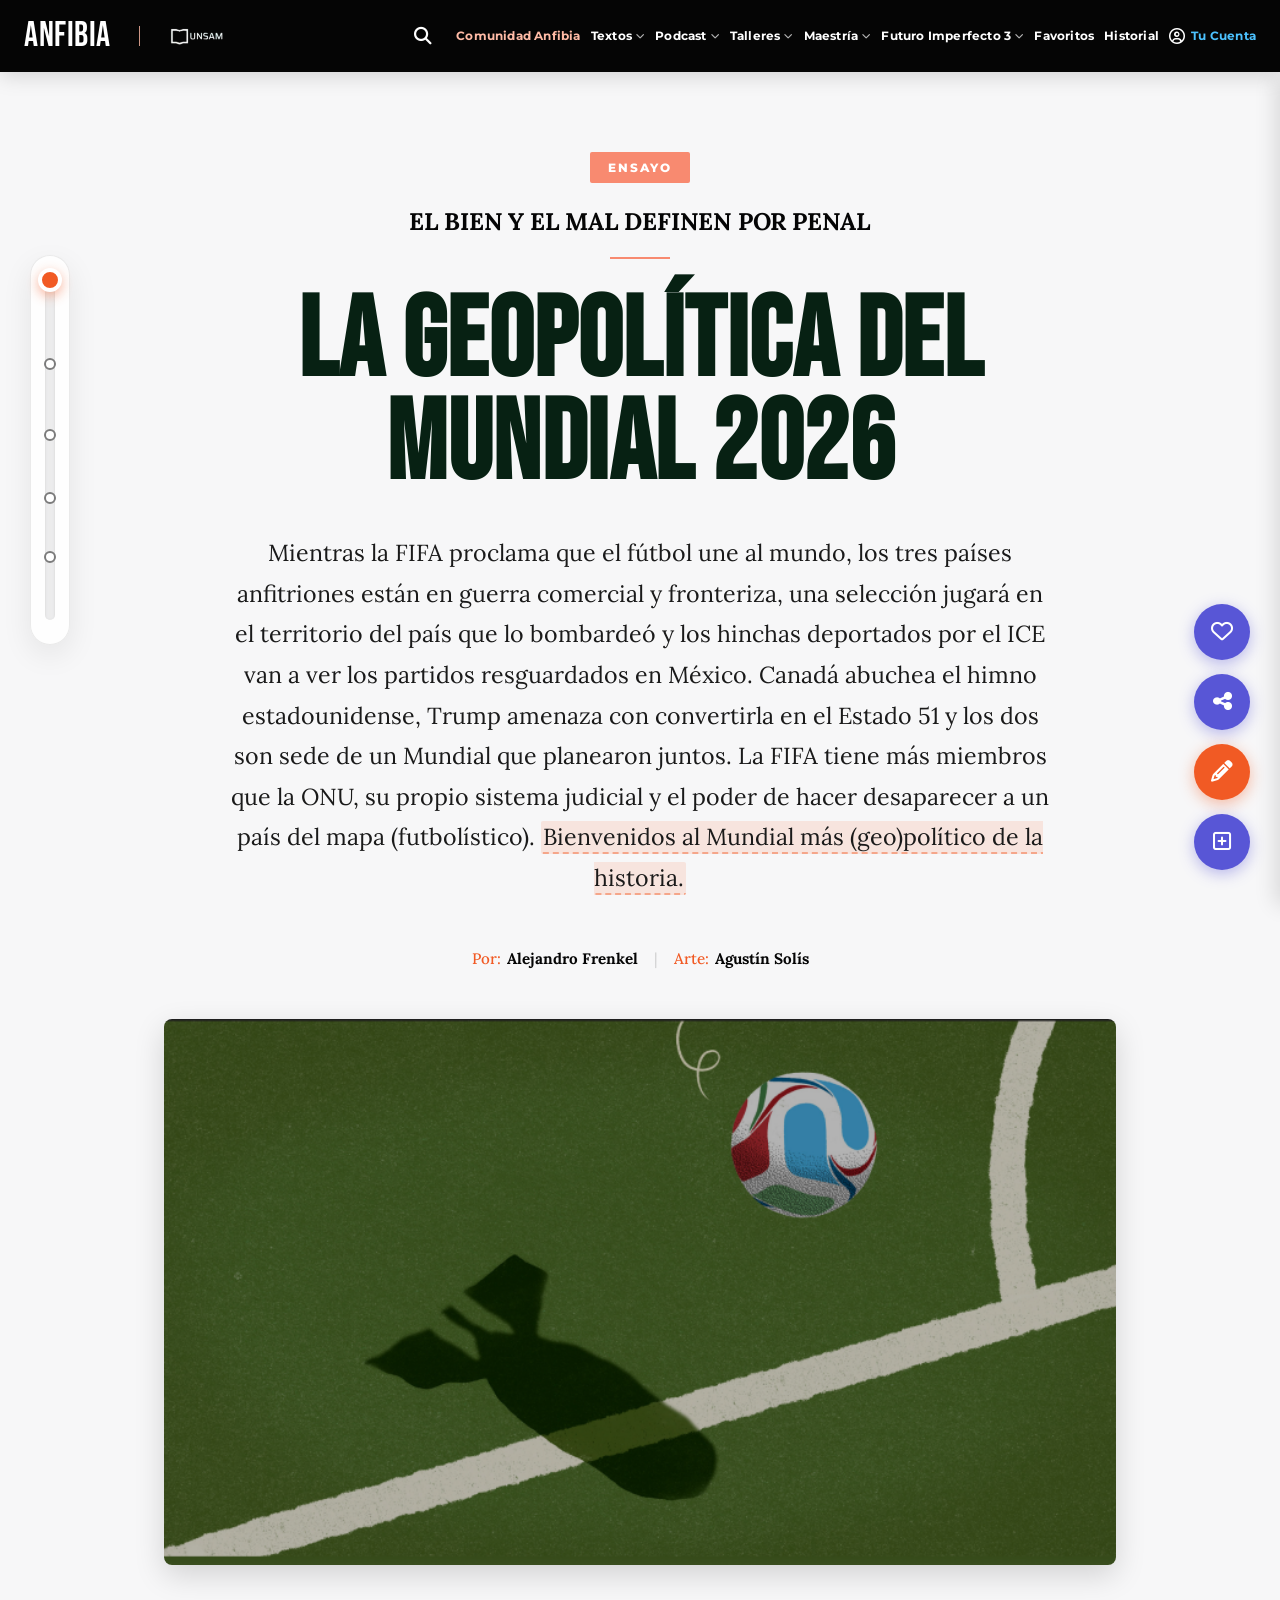
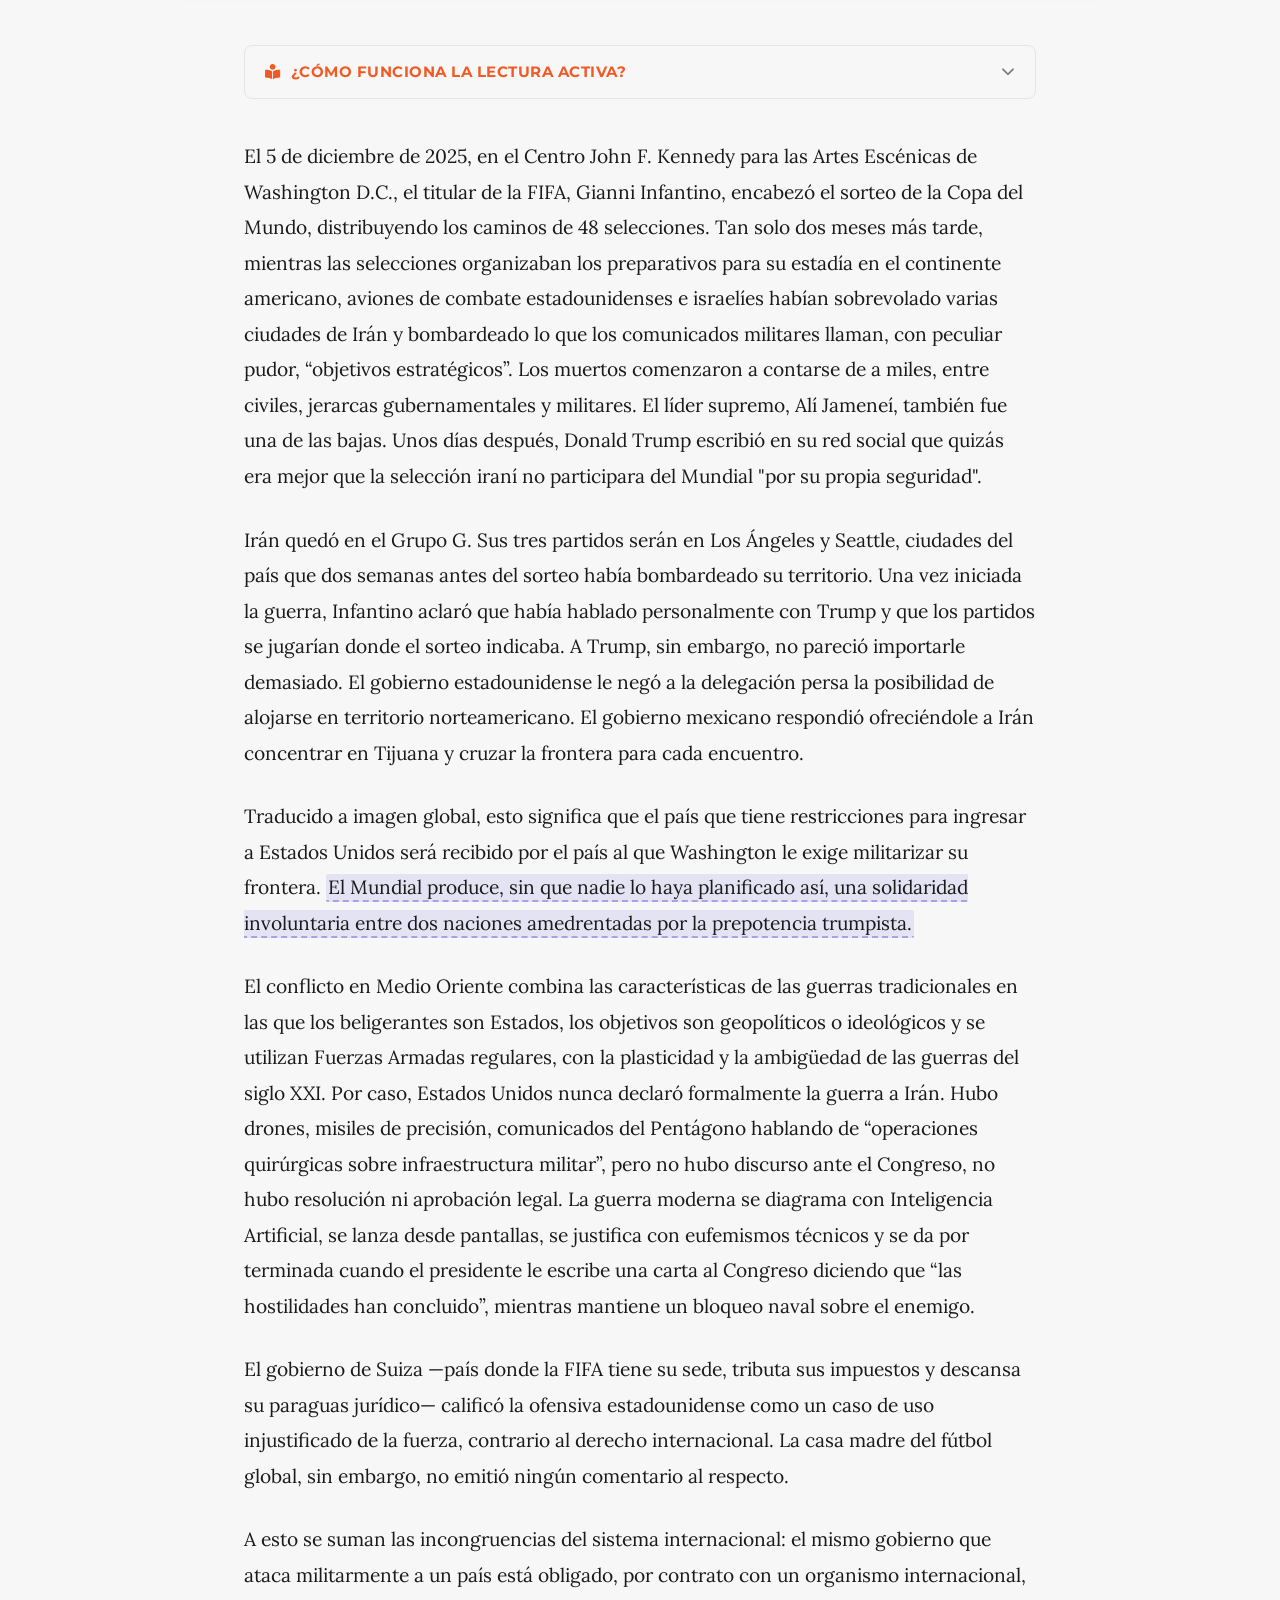
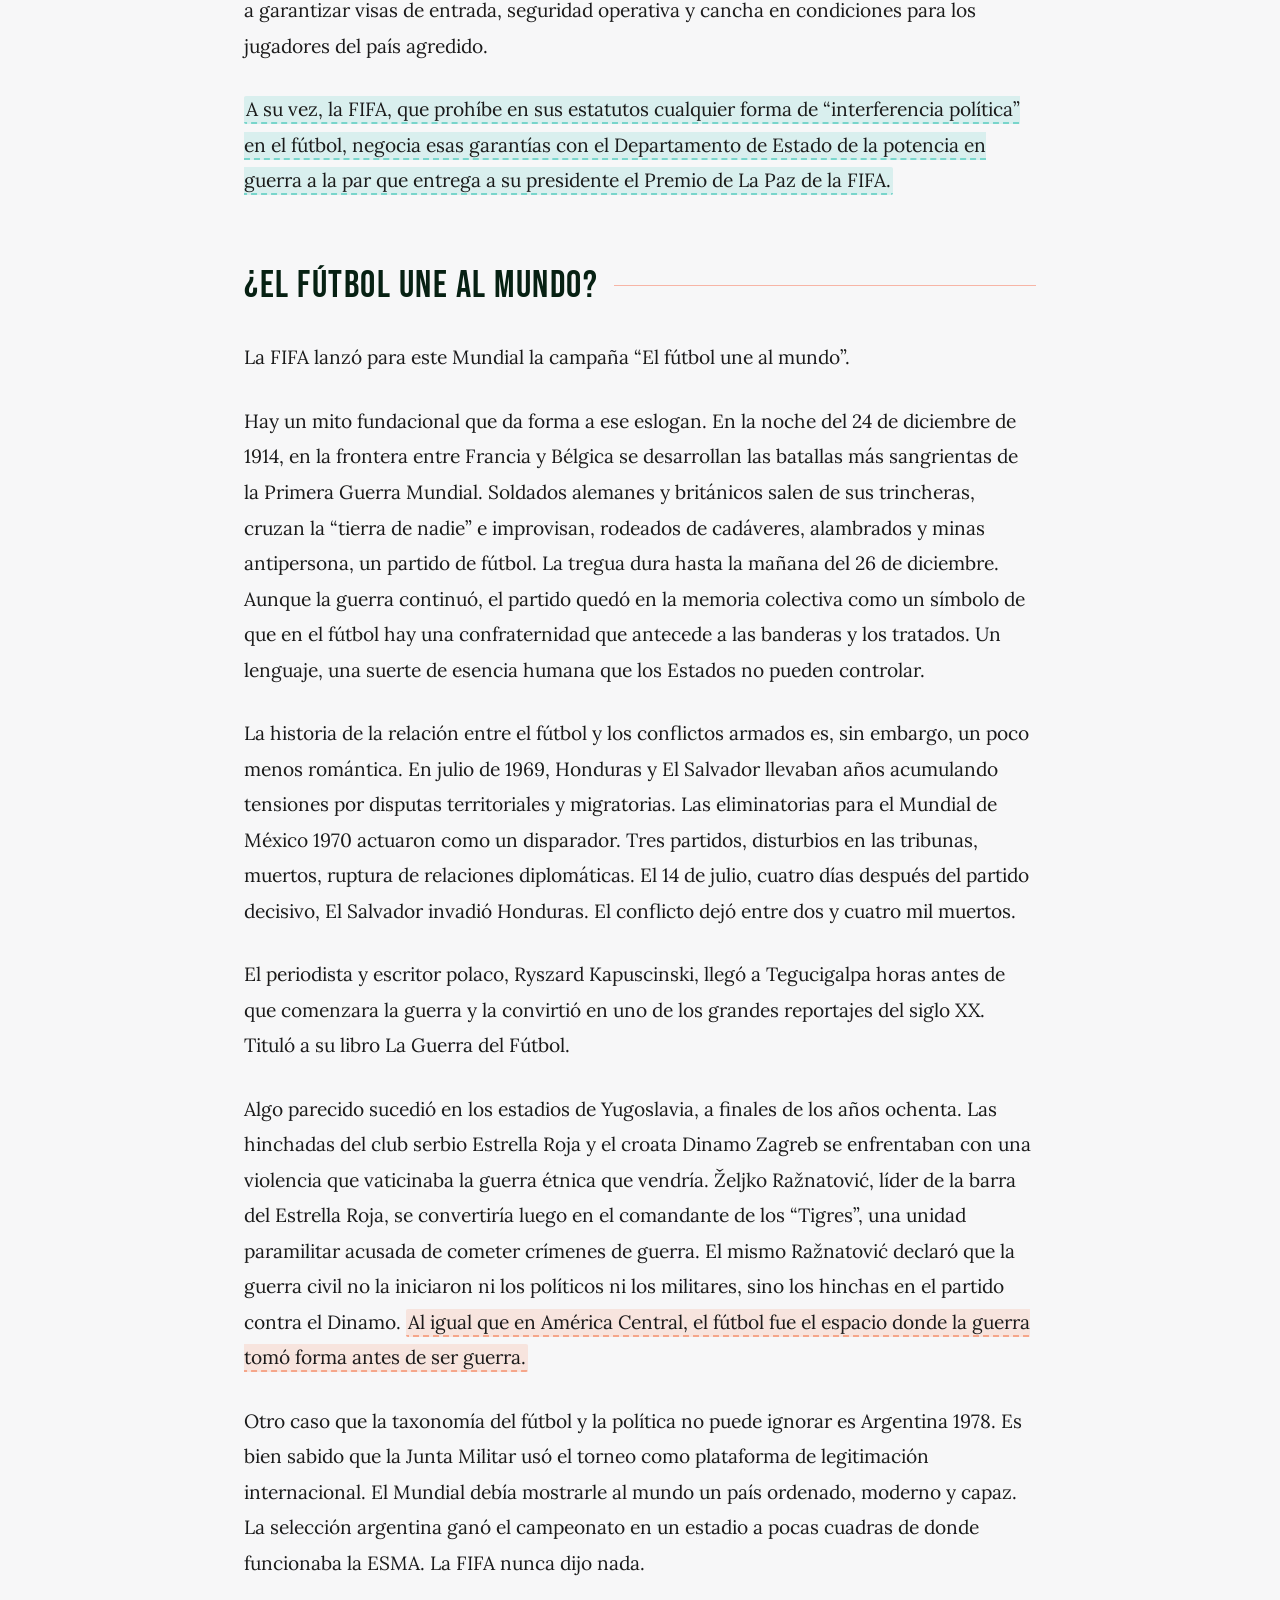
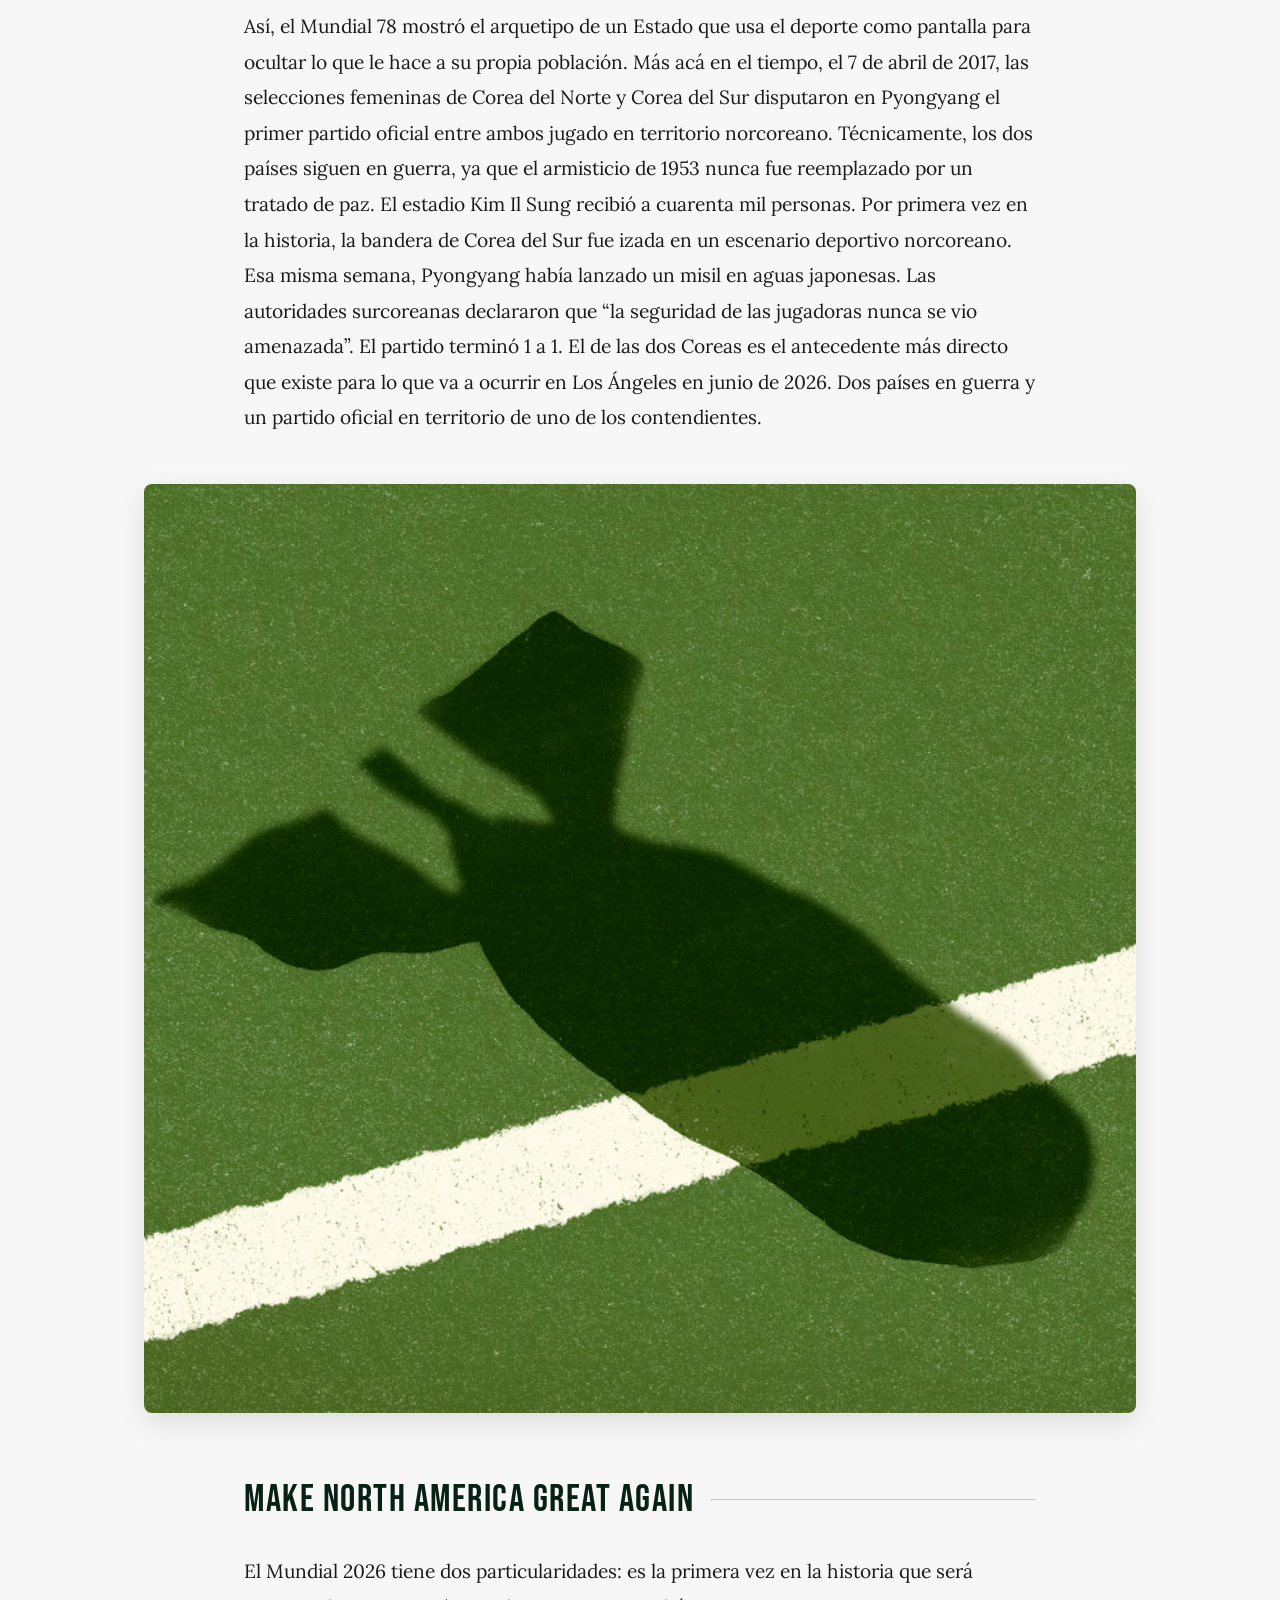
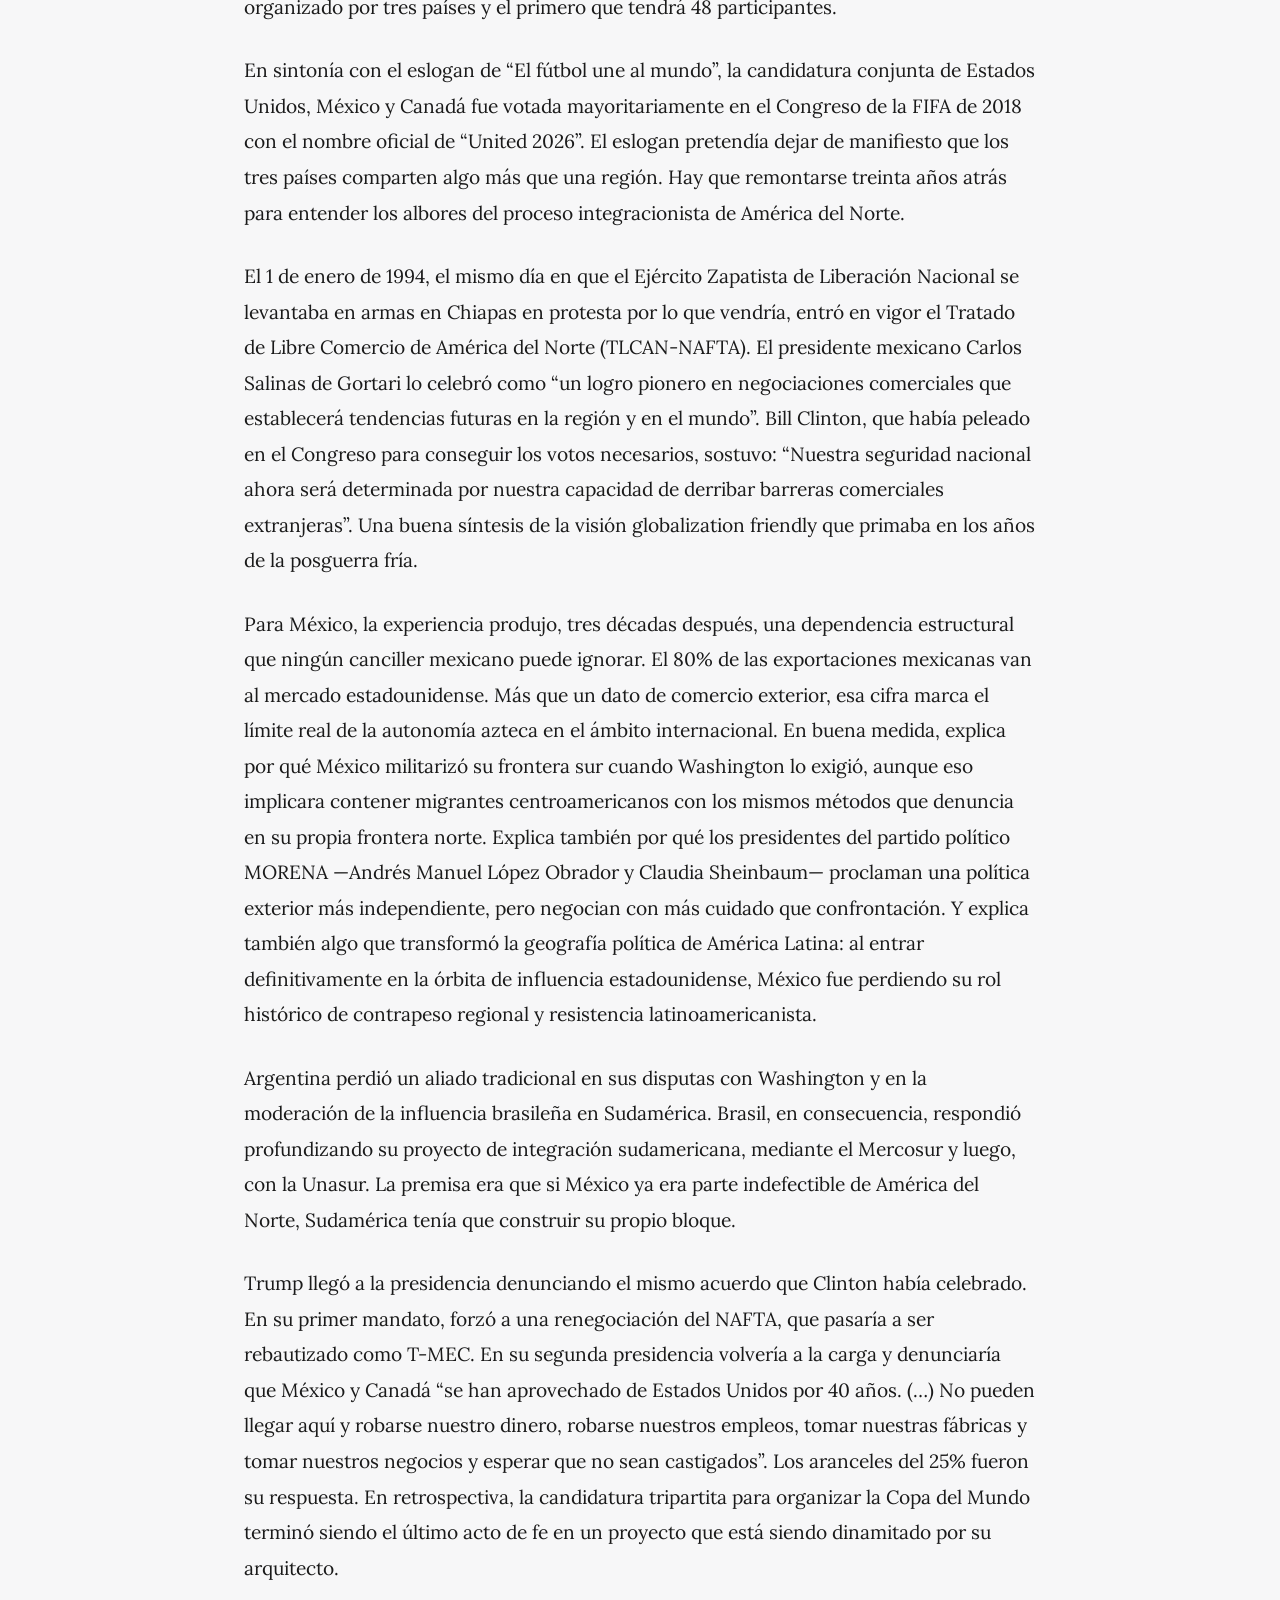
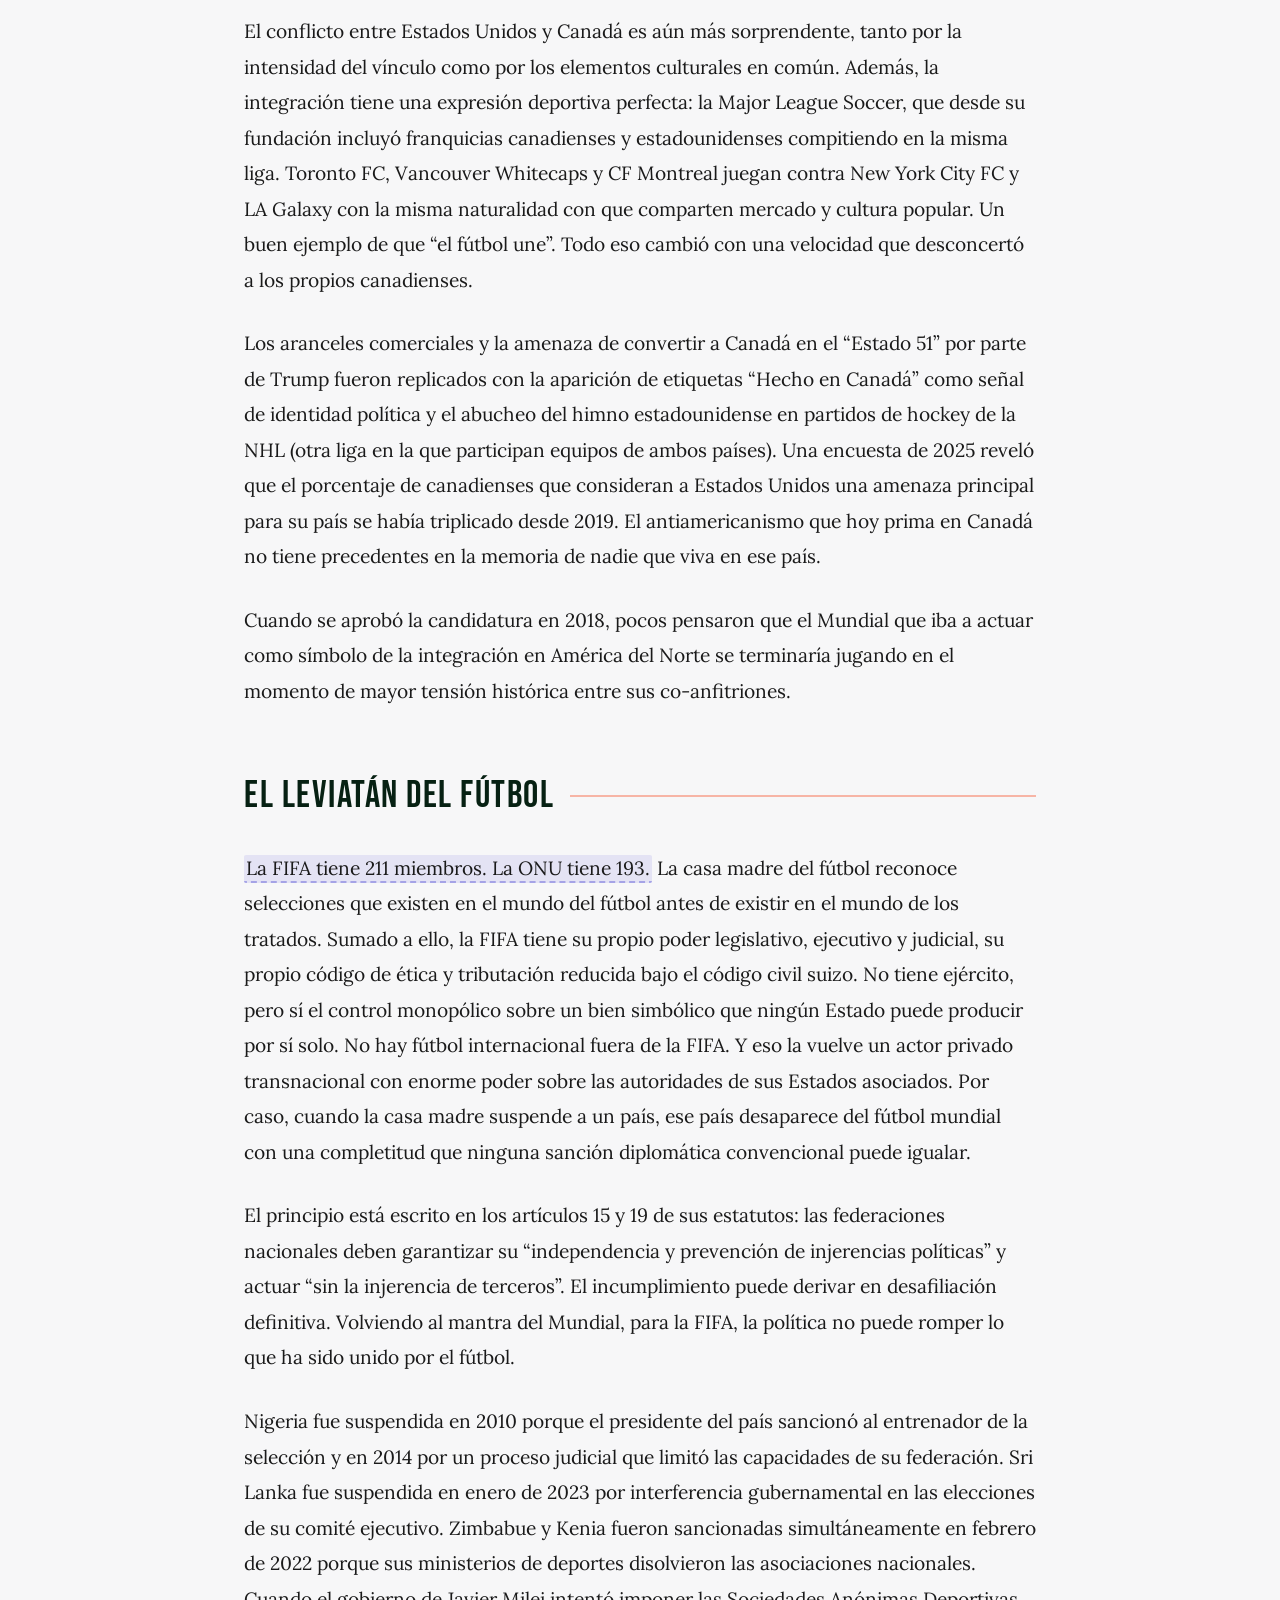
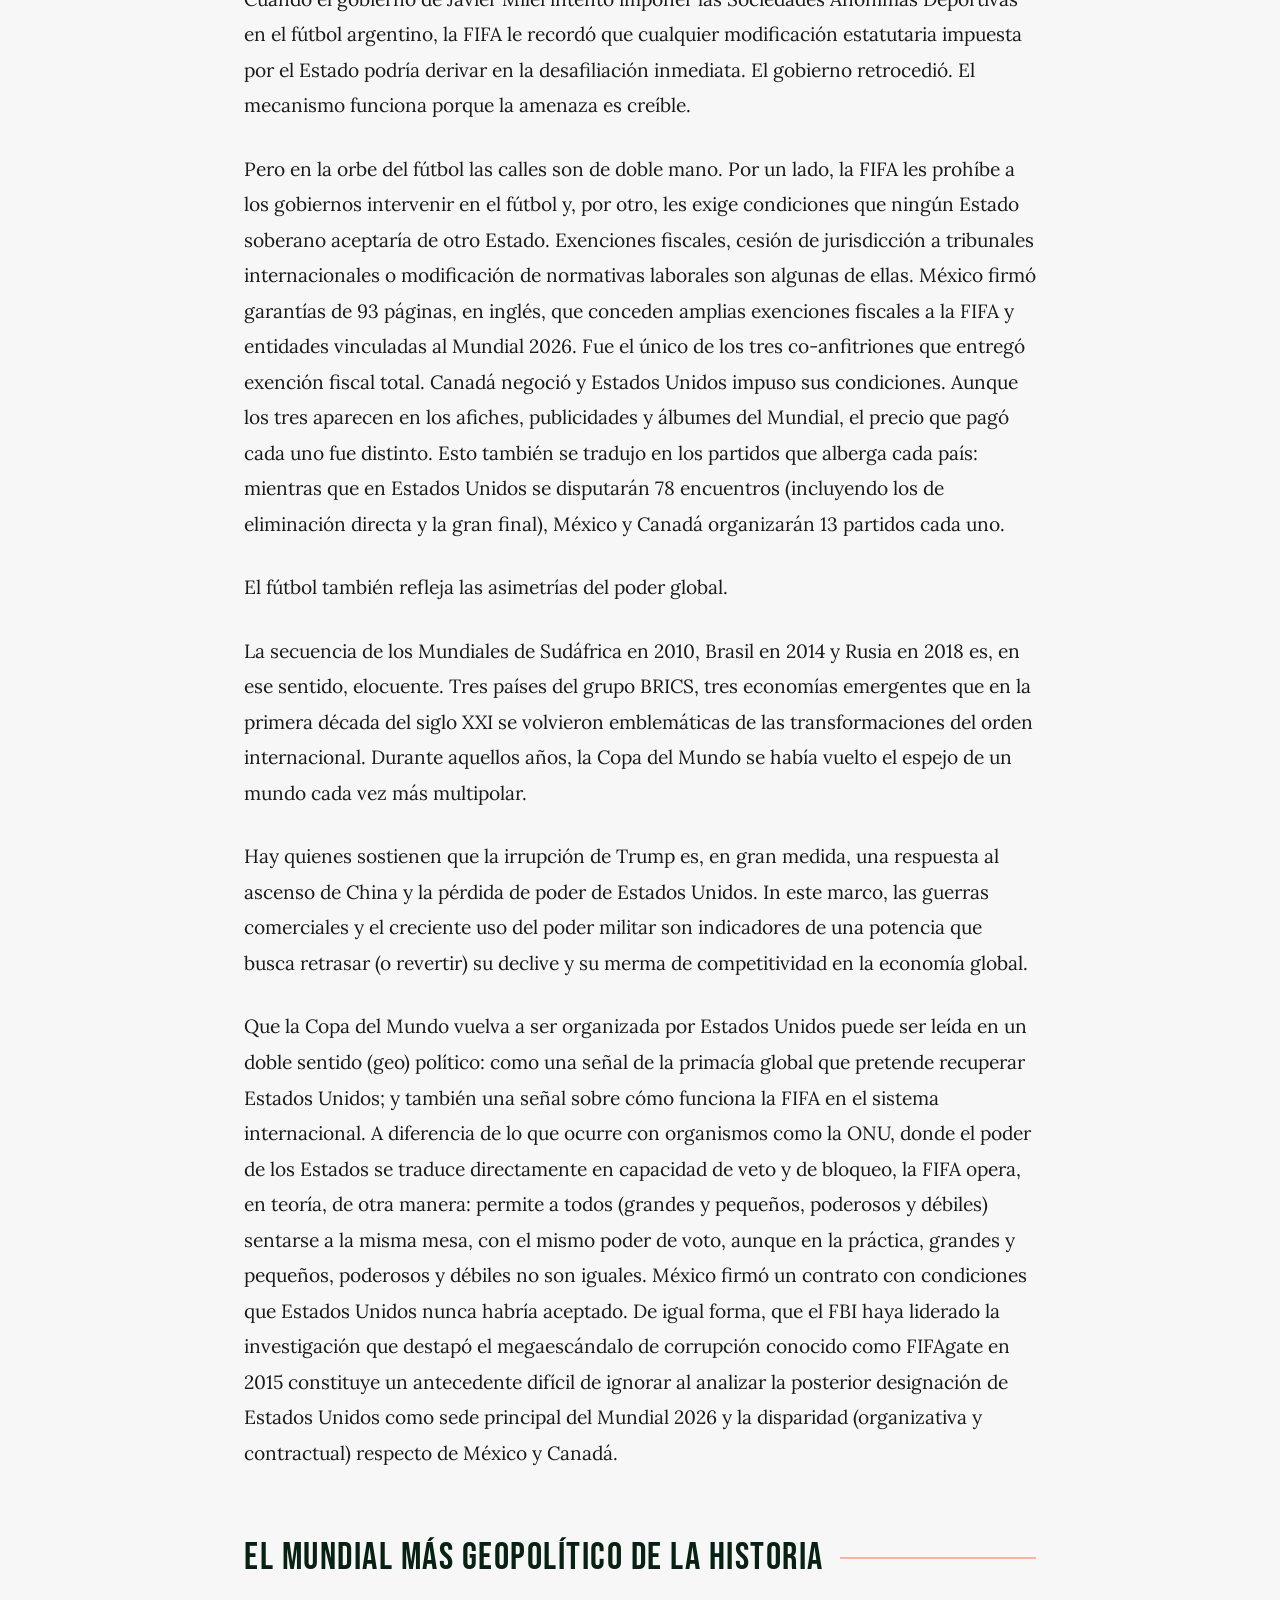
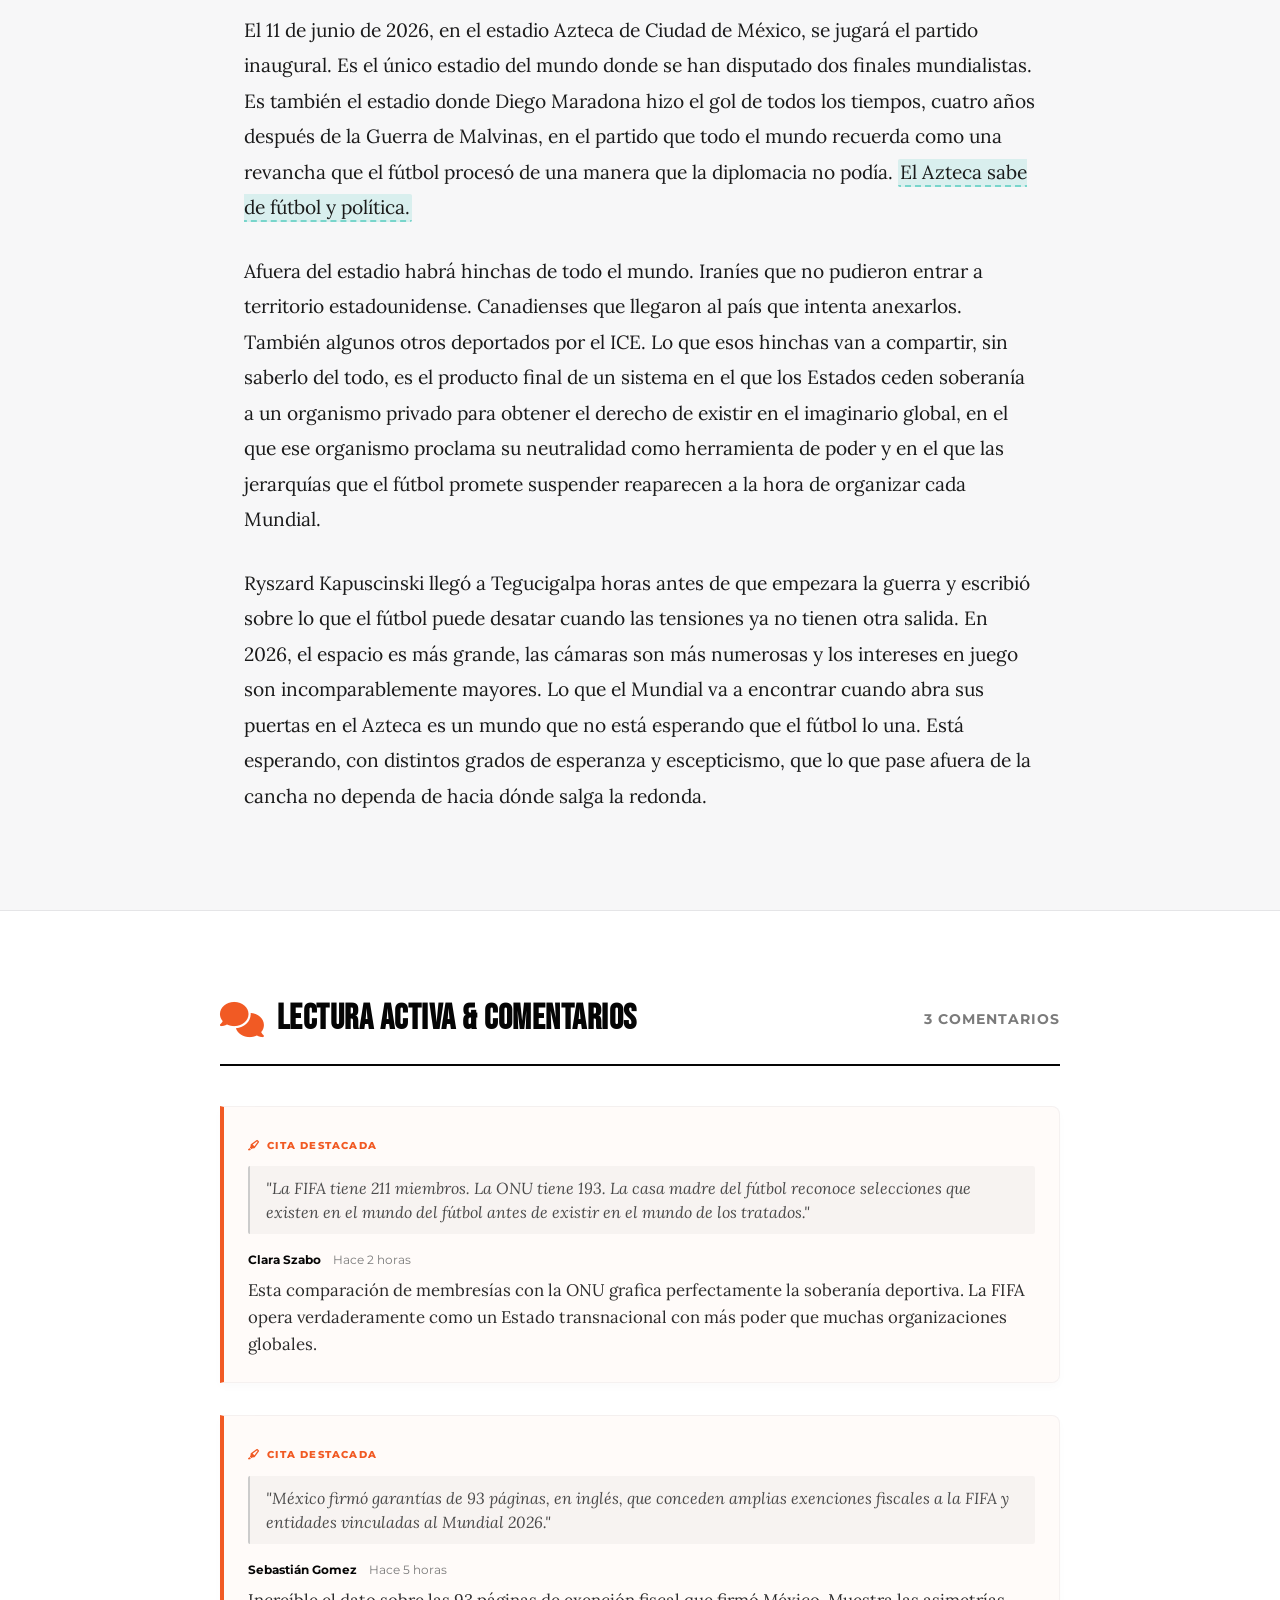
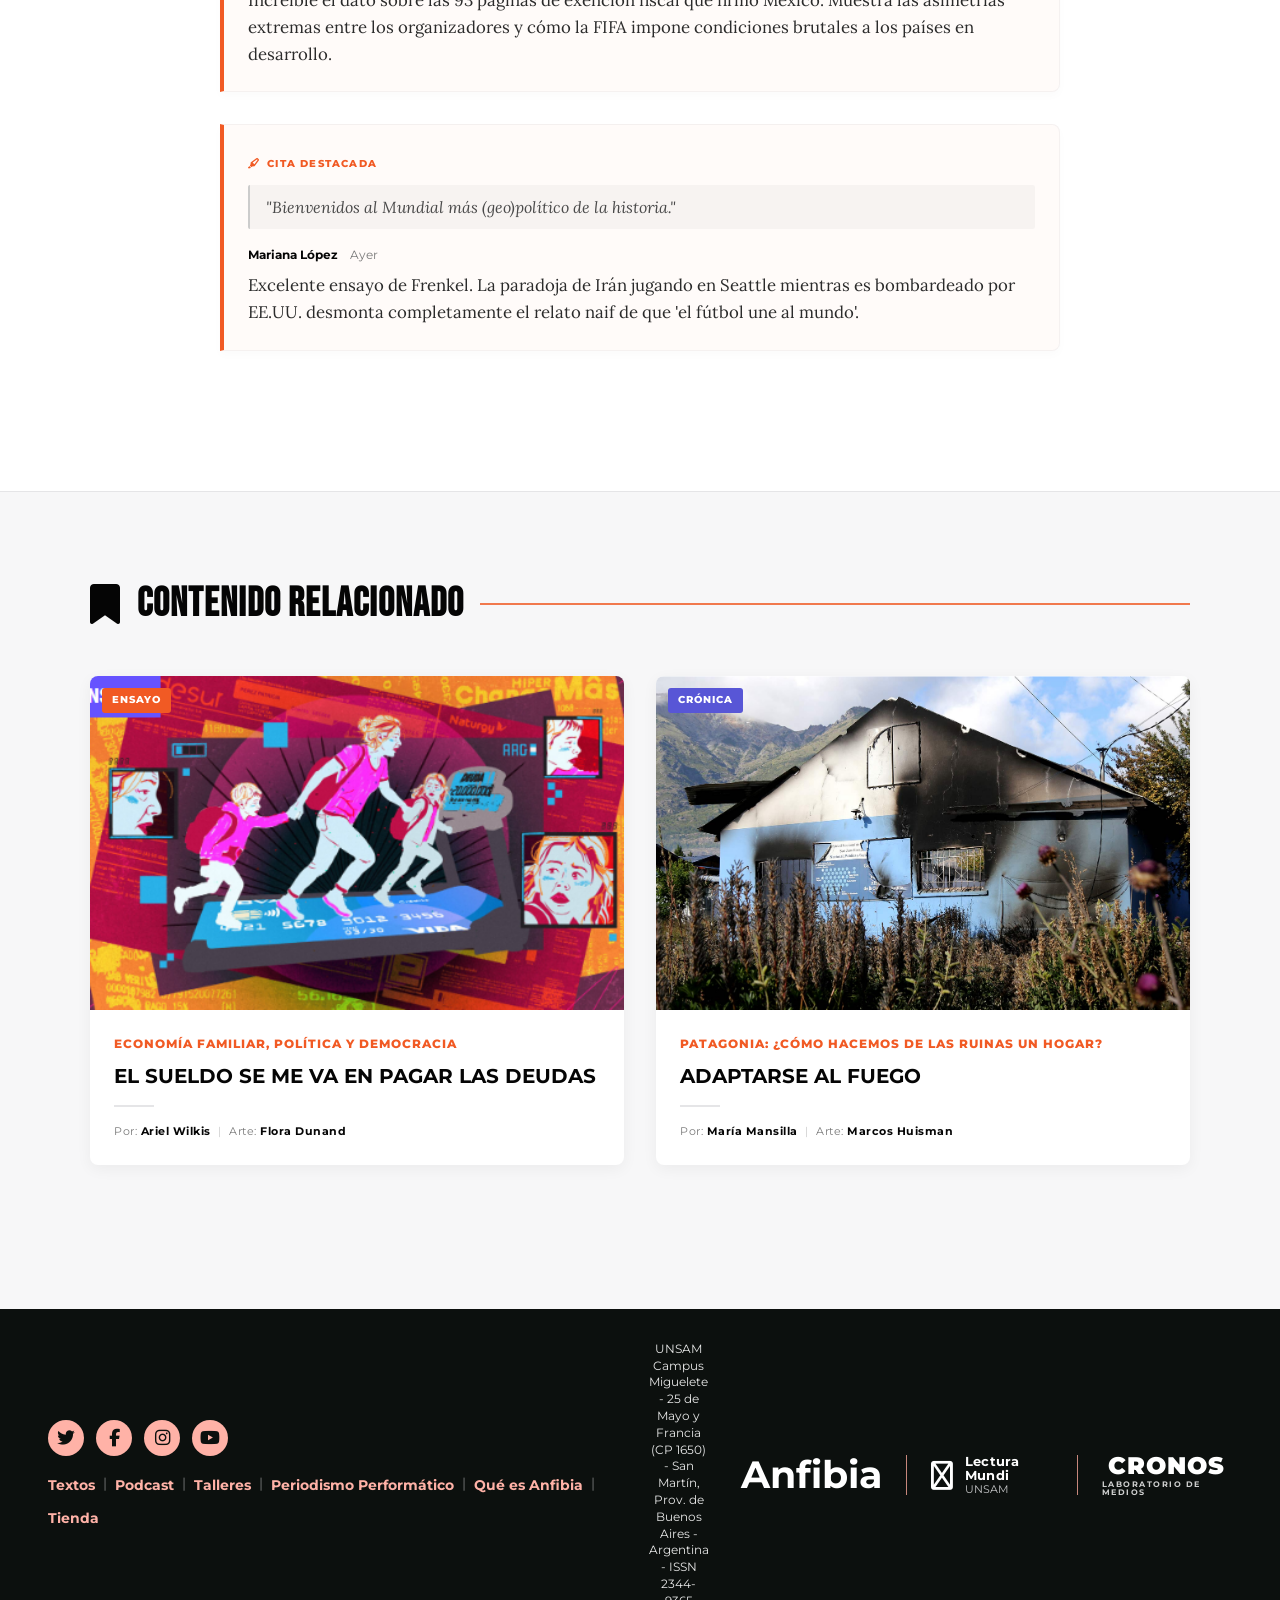
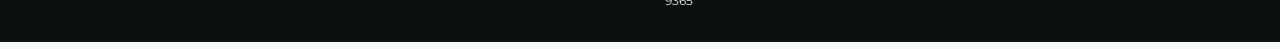
<file: geopolitica.html>
﻿<!DOCTYPE html>
<html lang="es">

<head>
    <meta charset="UTF-8">
    <meta name="viewport" content="width=device-width, initial-scale=1.0">
    <title>La geopolítica del Mundial 2026 — Revista Anfibia</title>

    <link rel="preconnect" href="https://fonts.googleapis.com">
    <link rel="preconnect" href="https://fonts.gstatic.com" crossorigin>
    <link
        href="https://fonts.googleapis.com/css2?family=Bebas+Neue&family=Lora:ital,wght@0,400..700;1,400..700&family=Montserrat:wght@400;500;600;700;800&display=swap"
        rel="stylesheet">

    <link rel="stylesheet" href="https://cdnjs.cloudflare.com/ajax/libs/font-awesome/6.4.0/css/all.min.css">

    <link rel="stylesheet" href="style.css">
</head>

<body>


    <header class="main-header">
        <div class="header-container">
            <div class="header-left">
                <a href="index.html" class="brand-logo">Anfibia</a>
                <div class="header-divider"></div>
                <div class="unsam-badge">
                    <img src="img/unsam.png" alt="UNSAM" class="unsam-logo-img">
                </div>
                <div class="social-icons">
                    <a href="#" class="social-link" title="Twitter"><i class="fab fa-twitter"></i></a>
                    <a href="#" class="social-link" title="Facebook"><i class="fab fa-facebook-f"></i></a>
                    <a href="#" class="social-link" title="Instagram"><i class="fab fa-instagram"></i></a>
                    <a href="#" class="social-link" title="YouTube"><i class="fab fa-youtube"></i></a>
                </div>
            </div>

            <div class="header-right">
                <button class="search-btn" id="searchBtn" title="Buscar">
                    <i class="fas fa-search"></i>
                </button>
                <nav class="header-nav">
                    <ul class="nav-list">
                        <li><a href="#" class="nav-item special-link">Comunidad Anfibia</a></li>


                        <li class="nav-item-dropdown">
                            <a href="textos.html" class="nav-item">Textos <i
                                    class="fas fa-chevron-down nav-chevron"></i></a>
                            <ul class="dropdown-menu">
                                <li><a href="textos.html?cat=ambiente">Ambiente</a></li>
                                <li><a href="textos.html?cat=amor-y-sexo">Amor y Sexo</a></li>
                                <li><a href="textos.html?cat=culturas">Cultura</a></li>
                                <li><a href="textos.html?cat=educacion">Educación</a></li>
                                <li><a href="textos.html?cat=politica-y-economia">Política y Economía</a></li>
                                <li><a href="textos.html?cat=salud">Salud</a></li>
                                <li><a href="textos.html?cat=tecnologias">Tecnología</a></li>
                                <li><a href="textos.html?cat=ambiente">Rosario</a></li>
                                <li><a href="#" class="nav-item nav-item-saved">Favoritos/Guardados</a></li>
                            </ul>
                        </li>


                        <li class="nav-item-dropdown">
                            <a href="#" class="nav-item">Podcast <i class="fas fa-chevron-down nav-chevron"></i></a>
                            <ul class="dropdown-menu">
                                <li><a href="#">Todos los Podcasts</a></li>
                            </ul>
                        </li>


                        <li class="nav-item-dropdown">
                            <a href="#" class="nav-item">Talleres <i class="fas fa-chevron-down nav-chevron"></i></a>
                            <ul class="dropdown-menu">
                                <li><a href="#">Ver más</a></li>
                            </ul>
                        </li>


                        <li class="nav-item-dropdown">
                            <a href="#" class="nav-item">Maestría <i class="fas fa-chevron-down nav-chevron"></i></a>
                            <ul class="dropdown-menu">
                                <li><a href="#">Inscripción</a></li>
                                <li><a href="#">Programa Completo</a></li>
                            </ul>
                        </li>



                        <li class="nav-item-dropdown">
                            <a href="#" class="nav-item">Futuro Imperfecto 3 <i
                                    class="fas fa-chevron-down nav-chevron"></i></a>
                            <ul class="dropdown-menu">
                                <li><a href="#">Volumen 1</a></li>
                                <li><a href="#">Volumen 2</a></li>
                                <li><a href="#">Volumen 3</a></li>
                            </ul>
                        </li>


                        <li><a href="#" class="nav-item">Favoritos</a></li>


                        <li><a href="#" class="nav-item">Historial</a></li>


                        <li><a href="#" class="nav-item nav-item-account"><i class="far fa-user-circle"></i> Tu
                                Cuenta</a></li>
                    </ul>
                </nav>
                <button class="menu-toggle" id="menuToggle" title="Menú">
                    <i class="fas fa-bars"></i>
                </button>
            </div>
        </div>
    </header>


    <div class="vertical-progress-container">
        <div class="vertical-progress-track">
            <div class="vertical-progress-bar" id="verticalProgressBar"></div>
            <div class="vertical-progress-handle" id="verticalProgressHandle"></div>
        </div>
    </div>


    <div class="search-overlay" id="searchOverlay">
        <div class="search-box">
            <input type="text" placeholder="Buscar crónicas, ensayos, autores..." id="searchInput">
            <button class="close-search" id="closeSearch"><i class="fas fa-times"></i></button>
        </div>
    </div>


    <div class="mobile-menu-drawer" id="mobileMenuDrawer">
        <div class="mobile-menu-body">
            <nav class="mobile-nav">
                <ul class="mobile-nav-list">

                    <li class="mobile-nav-item-dropdown">
                        <button class="mobile-dropdown-toggle">
                            <span class="item-text">.Textos</span>
                            <i class="fas fa-chevron-down toggle-icon"></i>
                        </button>
                        <ul class="mobile-dropdown-menu">
                            <li><a href="textos.html?cat=ambiente">Ambiente</a></li>
                            <li><a href="textos.html?cat=amor-y-sexo">Amor y Sexo</a></li>
                            <li><a href="textos.html?cat=culturas">Cultura</a></li>
                            <li><a href="textos.html?cat=educacion">Educación</a></li>
                            <li><a href="textos.html?cat=politica-y-economia">Política y Economía</a></li>
                            <li><a href="textos.html?cat=salud">Salud</a></li>
                            <li><a href="textos.html?cat=tecnologias">Tecnología</a></li>
                            <li><a href="textos.html?cat=ambiente">Rosario</a></li>
                            <li><a href="#" class="nav-item-saved">Favoritos/Guardados</a></li>
                        </ul>
                    </li>


                    <li class="mobile-nav-item-dropdown">
                        <button class="mobile-dropdown-toggle">
                            <span class="item-text">.Podcast</span>
                            <i class="fas fa-chevron-down toggle-icon"></i>
                        </button>
                        <ul class="mobile-dropdown-menu">
                            <li><a href="#">Todos los Podcasts</a></li>
                        </ul>
                    </li>


                    <li class="mobile-nav-item-dropdown">
                        <button class="mobile-dropdown-toggle">
                            <span class="item-text">.Talleres</span>
                            <i class="fas fa-chevron-down toggle-icon"></i>
                        </button>
                        <ul class="mobile-dropdown-menu">
                            <li><a href="#">Ver mas</a></li>
                        </ul>
                    </li>


                    <li class="mobile-nav-item-dropdown">
                        <button class="mobile-dropdown-toggle">
                            <span class="item-text">.Maestría</span>
                            <i class="fas fa-chevron-down toggle-icon"></i>
                        </button>
                        <ul class="mobile-dropdown-menu">
                            <li><a href="#">Inscripcion</a></li>
                            <li><a href="#">Programa Completo</a></li>
                        </ul>
                    </li>



                    <li class="mobile-nav-item-dropdown">
                        <button class="mobile-dropdown-toggle">
                            <span class="item-text">.Futuro Imperfecto 3</span>
                            <i class="fas fa-chevron-down toggle-icon"></i>
                        </button>
                        <ul class="mobile-dropdown-menu">
                            <li><a href="#">Volumen 1</a></li>
                            <li><a href="#">Volumen 2</a></li>
                            <li><a href="#">Volumen 3</a></li>
                        </ul>
                    </li>


                    <li class="mobile-nav-item-static">
                        <a href="#" class="mobile-static-link">.Favoritos</a>
                    </li>


                    <li class="mobile-nav-item-static">
                        <a href="#" class="mobile-static-link">.Historial</a>
                    </li>

                    <li class="mobile-nav-spacing"></li>


                    <li class="mobile-nav-item-dropdown">
                        <button class="mobile-dropdown-toggle">
                            <span class="item-text">.Redes</span>
                            <i class="fas fa-chevron-down toggle-icon"></i>
                        </button>
                        <ul class="mobile-dropdown-menu">
                            <li><a href="#">.Twitter</a></li>
                            <li><a href="#">.Facebook</a></li>
                            <li><a href="#">.Instagram</a></li>
                            <li><a href="#">.YouTube</a></li>
                        </ul>
                    </li>


                    <li class="mobile-nav-item-static">
                        <a href="#" class="mobile-static-link">.Comunidad Anfibia</a>
                    </li>
                </ul>
            </nav>
        </div>

        <div class="mobile-menu-footer-account">
            <a href="#" class="mobile-account-btn">
                <i class="far fa-user-circle"></i>
                <span>Tu Cuenta Anfibia</span>
            </a>
        </div>
    </div>


    <div class="menu-backdrop" id="menuBackdrop"></div>


    <main class="article-detail-container">
        <div class="article-header-section">
            <span class="article-badge">ENSAYO</span>
            <h1 class="article-kicker">EL BIEN Y EL MAL DEFINEN POR PENAL</h1>

            <div class="article-title-divider"></div>

            <h2 class="article-main-title">LA GEOPOLÍTICA DEL MUNDIAL 2026</h2>

            <p class="article-lead">
                Mientras la FIFA proclama que el fútbol une al mundo, los tres países anfitriones están en guerra
                comercial y fronteriza, una selección jugará en el territorio del país que lo bombardeó y los hinchas
                deportados por el ICE van a ver los partidos resguardados en México. Canadá abuchea el himno
                estadounidense, Trump amenaza con convertirla en el Estado 51 y los dos son sede de un Mundial que
                planearon juntos. La FIFA tiene más miembros que la ONU, su propio sistema judicial y el poder de hacer
                desaparecer a un país del mapa (futbolístico). <span class="community-highlight"
                    data-author="Mariana López"
                    data-note="Excelente ensayo de Frenkel. La paradoja de Irán jugando en Seattle mientras es bombardeado por EE.UU. desmonta completamente el relato naif de que 'el fútbol une al mundo'.">Bienvenidos
                    al Mundial más (geo)político de la historia.</span>
            </p>
            <div class="article-credits-centered">
                <span class="credit-label">Por:</span> <span class="credit-name">Alejandro Frenkel</span>
                <span class="credit-bar">|</span>
                <span class="credit-label">Arte:</span> <span class="credit-name">Agustín Solís</span>
            </div>

            <div class="article-featured-image-wrapper">
                <img src="img/gege.png" alt="La Geopolítica del Mundial 2026" class="article-featured-image">
            </div>
        </div>
    </main>


    <article class="article-body-container">

        <div class="active-reading-guide-collapsible" id="activeReadingGuide">
            <button class="guide-toggle-btn" id="activeReadingGuideToggle" aria-expanded="false">
                <span class="toggle-title">
                    <i class="fas fa-book-open-reader"></i> ¿Cómo funciona la Lectura Activa?
                </span>
                <i class="fas fa-chevron-down toggle-chevron"></i>
            </button>
            <div class="guide-content-panel" id="activeReadingGuideContent">
                <p class="guide-intro">Esta crónica cuenta con <strong>Lectura Activa</strong>. Los comentarios de la
                    comunidad están vinculados directamente a fragmentos destacados del texto. Participa de la lectura
                    compartida siguiendo estos pasos:</p>
                <div class="guide-steps-grid">
                    <div class="guide-step-card">
                        <div class="step-num">1</div>
                        <p class="step-text"><strong>Resalta:</strong> Selecciona cualquier frase o párrafo de la
                            crónica con tu cursor mientras lees.</p>
                    </div>
                    <div class="guide-step-card">
                        <div class="step-num">2</div>
                        <p class="step-text"><strong>Anota:</strong> Haz clic en <strong>Anotar</strong> en el menú
                            flotante para dejar tu comentario o guardarlo.</p>
                    </div>
                    <div class="guide-step-card">
                        <div class="step-num">3</div>
                        <p class="step-text"><strong>Alterna:</strong> Usa el botón del lápiz flotante (abajo a la
                            derecha) para mostrar u ocultar los destacados de otros lectores.</p>
                    </div>
                </div>
            </div>
        </div>

        <p class="article-paragraph">El 5 de diciembre de 2025, en el Centro John F. Kennedy para las Artes Escénicas de
            Washington D.C., el titular de la FIFA, Gianni Infantino, encabezó el sorteo de la Copa del Mundo,
            distribuyendo los caminos de 48 selecciones. Tan solo dos meses más tarde, mientras las selecciones
            organizaban los preparativos para su estadía en el continente americano, aviones de combate estadounidenses
            e israelíes habían sobrevolado varias ciudades de Irán y bombardeado lo que los comunicados militares
            llaman, con peculiar pudor, “objetivos estratégicos”. Los muertos comenzaron a contarse de a miles, entre
            civiles, jerarcas gubernamentales y militares. El líder supremo, Alí Jameneí, también fue una de las bajas.
            Unos días después, Donald Trump escribió en su red social que quizás era mejor que la selección iraní no
            participara del Mundial "por su propia seguridad".</p>

        <p class="article-paragraph">Irán quedó en el Grupo G. Sus tres partidos serán en Los Ángeles y Seattle,
            ciudades del país que dos semanas antes del sorteo había bombardeado su territorio. Una vez iniciada la
            guerra, Infantino aclaró que había hablado personalmente con Trump y que los partidos se jugarían donde el
            sorteo indicaba. A Trump, sin embargo, no pareció importarle demasiado. El gobierno estadounidense le negó a
            la delegación persa la posibilidad de alojarse en territorio norteamericano. El gobierno mexicano respondió
            ofreciéndole a Irán concentrar en Tijuana y cruzar la frontera para cada encuentro.</p>

        <p class="article-paragraph">Traducido a imagen global, esto significa que el país que tiene restricciones para
            ingresar a Estados Unidos será recibido por el país al que Washington le exige militarizar su frontera.
            <span class="community-highlight" data-author="Tomás Gonzalez"
                data-note="La paradoja migratoria y fronteriza: el fútbol une a través de la exclusión compartida.">El
                Mundial produce, sin que nadie lo haya planificado así, una solidaridad involuntaria entre dos naciones
                amedrentadas por la prepotencia trumpista.</span></p>

        <p class="article-paragraph">El conflicto en Medio Oriente combina las características de las guerras
            tradicionales en las que los beligerantes son Estados, los objetivos son geopolíticos o ideológicos y se
            utilizan Fuerzas Armadas regulares, con la plasticidad y la ambigüedad de las guerras del siglo XXI. Por
            caso, Estados Unidos nunca declaró formalmente la guerra a Irán. Hubo drones, misiles de precisión,
            comunicados del Pentágono hablando de “operaciones quirúrgicas sobre infraestructura militar”, pero no hubo
            discurso ante el Congreso, no hubo resolución ni aprobación legal. La guerra moderna se diagrama con
            Inteligencia Artificial, se lanza desde pantallas, se justifica con eufemismos técnicos y se da por
            terminada cuando el presidente le escribe una carta al Congreso diciendo que “las hostilidades han
            concluido”, mientras mantiene un bloqueo naval sobre el enemigo.</p>

        <p class="article-paragraph">El gobierno de Suiza —país donde la FIFA tiene su sede, tributa sus impuestos y
            descansa su paraguas jurídico— calificó la ofensiva estadounidense como un caso de uso injustificado de la
            fuerza, contrario al derecho internacional. La casa madre del fútbol global, sin embargo, no emitió ningún
            comentario al respecto.</p>

        <p class="article-paragraph">A esto se suman las incongruencias del sistema internacional: el mismo gobierno que
            ataca militarmente a un país está obligado, por contrato con un organismo internacional, a garantizar visas
            de entrada, seguridad operativa y cancha en condiciones para los jugadores del país agredido.</p>

        <p class="article-paragraph"><span class="community-highlight" data-author="Valeria Ortiz"
                data-note="La hipocresía corporativa de la FIFA alcanza su punto álgico cuando negocia la soberanía del fútbol en oficinas gubernamentales de Washington.">A
                su vez, la FIFA, que prohíbe en sus estatutos cualquier forma de “interferencia política” en el fútbol,
                negocia esas garantías con el Departamento de Estado de la potencia en guerra a la par que entrega a su
                presidente el Premio de La Paz de la FIFA.</span></p>

        <h3 class="article-subheading">¿El fútbol une al mundo?</h3>

        <p class="article-paragraph">La FIFA lanzó para este Mundial la campaña “El fútbol une al mundo”.</p>

        <p class="article-paragraph">Hay un mito fundacional que da forma a ese eslogan. En la noche del 24 de diciembre
            de 1914, en la frontera entre Francia y Bélgica se desarrollan las batallas más sangrientas de la Primera
            Guerra Mundial. Soldados alemanes y británicos salen de sus trincheras, cruzan la “tierra de nadie” e
            improvisan, rodeados de cadáveres, alambrados y minas antipersona, un partido de fútbol. La tregua dura
            hasta la mañana del 26 de diciembre. Aunque la guerra continuó, el partido quedó en la memoria colectiva
            como un símbolo de que en el fútbol hay una confraternidad que antecede a las banderas y los tratados. Un
            lenguaje, una suerte de esencia humana que los Estados no pueden controlar.</p>

        <p class="article-paragraph">La historia de la relación entre el fútbol y los conflictos armados es, sin
            embargo, un poco menos romántica. En julio de 1969, Honduras y El Salvador llevaban años acumulando
            tensiones por disputas territoriales y migratorias. Las eliminatorias para el Mundial de México 1970
            actuaron como un disparador. Tres partidos, disturbios en las tribunas, muertos, ruptura de relaciones
            diplomáticas. El 14 de julio, cuatro días después del partido decisivo, El Salvador invadió Honduras. El
            conflicto dejó entre dos y cuatro mil muertos.</p>

        <p class="article-paragraph">El periodista y escritor polaco, Ryszard Kapuscinski, llegó a Tegucigalpa horas
            antes de que comenzara la guerra y la convirtió en uno de los grandes reportajes del siglo XX. Tituló a su
            libro La Guerra del Fútbol.</p>

        <p class="article-paragraph">Algo parecido sucedió en los estadios de Yugoslavia, a finales de los años ochenta.
            Las hinchadas del club serbio Estrella Roja y el croata Dinamo Zagreb se enfrentaban con una violencia que
            vaticinaba la guerra étnica que vendría. Željko Ražnatović, líder de la barra del Estrella Roja, se
            convertiría luego en el comandante de los “Tigres”, una unidad paramilitar acusada de cometer crímenes de
            guerra. El mismo Ražnatović declaró que la guerra civil no la iniciaron ni los políticos ni los militares,
            sino los hinchas en el partido contra el Dinamo. <span class="community-highlight"
                data-author="Carlos Russo"
                data-note="Kapuscinski describió el fútbol como termómetro social. Las gradas suelen ser el primer campo de batalla de conflictos históricos.">Al
                igual que en América Central, el fútbol fue el espacio donde la guerra tomó forma antes de ser
                guerra.</span></p>

        <p class="article-paragraph">Otro caso que la taxonomía del fútbol y la política no puede ignorar es Argentina
            1978. Es bien sabido que la Junta Militar usó el torneo como plataforma de legitimación internacional. El
            Mundial debía mostrarle al mundo un país ordenado, moderno y capaz. La selección argentina ganó el
            campeonato en un estadio a pocas cuadras de donde funcionaba la ESMA. La FIFA nunca dijo nada.</p>

        <p class="article-paragraph">Así, el Mundial 78 mostró el arquetipo de un Estado que usa el deporte como
            pantalla para ocultar lo que le hace a su propia población. Más acá en el tiempo, el 7 de abril de 2017, las
            selecciones femeninas de Corea del Norte y Corea del Sur disputaron en Pyongyang el primer partido oficial
            entre ambos jugado en territorio norcoreano. Técnicamente, los dos países siguen en guerra, ya que el
            armisticio de 1953 nunca fue reemplazado por un tratado de paz. El estadio Kim Il Sung recibió a cuarenta
            mil personas. Por primera vez en la historia, la bandera de Corea del Sur fue izada en un escenario
            deportivo norcoreano. Esa misma semana, Pyongyang había lanzado un misil en aguas japonesas. Las autoridades
            surcoreanas declararon que “la seguridad de las jugadoras nunca se vio amenazada”. El partido terminó 1 a 1.
            El de las dos Coreas es el antecedente más directo que existe para lo que va a ocurrir en Los Ángeles en
            junio de 2026. Dos países en guerra y un partido oficial en territorio de uno de los contendientes.</p>

        <div class="article-image-wrapper">
            <img src="img/pelo.png" alt="La geopolítica del fútbol" class="article-body-image">
        </div>

        <h3 class="article-subheading">Make North America Great Again</h3>

        <p class="article-paragraph">El Mundial 2026 tiene dos particularidades: es la primera vez en la historia que
            será organizado por tres países y el primero que tendrá 48 participantes.</p>

        <p class="article-paragraph">En sintonía con el eslogan de “El fútbol une al mundo”, la candidatura conjunta de
            Estados Unidos, México y Canadá fue votada mayoritariamente en el Congreso de la FIFA de 2018 con el nombre
            oficial de “United 2026”. El eslogan pretendía dejar de manifiesto que los tres países comparten algo más
            que una región. Hay que remontarse treinta años atrás para entender los albores del proceso integracionista
            de América del Norte.</p>

        <p class="article-paragraph">El 1 de enero de 1994, el mismo día en que el Ejército Zapatista de Liberación
            Nacional se levantaba en armas en Chiapas en protesta por lo que vendría, entró en vigor el Tratado de Libre
            Comercio de América del Norte (TLCAN-NAFTA). El presidente mexicano Carlos Salinas de Gortari lo celebró
            como “un logro pionero en negociaciones comerciales que establecerá tendencias futuras en la región y en el
            mundo”. Bill Clinton, que había peleado en el Congreso para conseguir los votos necesarios, sostuvo:
            “Nuestra seguridad nacional ahora será determinada por nuestra capacidad de derribar barreras comerciales
            extranjeras”. Una buena síntesis de la visión globalization friendly que primaba en los años de la posguerra
            fría.</p>

        <p class="article-paragraph">Para México, la experiencia produjo, tres décadas después, una dependencia
            estructural que ningún canciller mexicano puede ignorar. El 80% de las exportaciones mexicanas van al
            mercado estadounidense. Más que un dato de comercio exterior, esa cifra marca el límite real de la autonomía
            azteca en el ámbito internacional. En buena medida, explica por qué México militarizó su frontera sur cuando
            Washington lo exigió, aunque eso implicara contener migrantes centroamericanos con los mismos métodos que
            denuncia en su propia frontera norte. Explica también por qué los presidentes del partido político MORENA
            —Andrés Manuel López Obrador y Claudia Sheinbaum— proclaman una política exterior más independiente, pero
            negocian con más cuidado que confrontación. Y explica también algo que transformó la geografía política de
            América Latina: al entrar definitivamente en la órbita de influencia estadounidense, México fue perdiendo su
            rol histórico de contrapeso regional y resistencia latinoamericanista.</p>

        <p class="article-paragraph">Argentina perdió un aliado tradicional en sus disputas con Washington y en la
            moderación de la influencia brasileña en Sudamérica. Brasil, en consecuencia, respondió profundizando su
            proyecto de integración sudamericana, mediante el Mercosur y luego, con la Unasur. La premisa era que si
            México ya era parte indefectible de América del Norte, Sudamérica tenía que construir su propio bloque.</p>

        <p class="article-paragraph">Trump llegó a la presidencia denunciando el mismo acuerdo que Clinton había
            celebrado. En su primer mandato, forzó a una renegociación del NAFTA, que pasaría a ser rebautizado como
            T-MEC. En su segunda presidencia volvería a la carga y denunciaría que México y Canadá “se han aprovechado
            de Estados Unidos por 40 años. (…) No pueden llegar aquí y robarse nuestro dinero, robarse nuestros empleos,
            tomar nuestras fábricas y tomar nuestros negocios y esperar que no sean castigados”. Los aranceles del 25%
            fueron su respuesta. En retrospectiva, la candidatura tripartita para organizar la Copa del Mundo terminó
            siendo el último acto de fe en un proyecto que está siendo dinamitado por su arquitecto.</p>

        <p class="article-paragraph">El conflicto entre Estados Unidos y Canadá es aún más sorprendente, tanto por la
            intensidad del vínculo como por los elementos culturales en común. Además, la integración tiene una
            expresión deportiva perfecta: la Major League Soccer, que desde su fundación incluyó franquicias canadienses
            y estadounidenses compitiendo en la misma liga. Toronto FC, Vancouver Whitecaps y CF Montreal juegan contra
            New York City FC y LA Galaxy con la misma naturalidad con que comparten mercado y cultura popular. Un buen
            ejemplo de que “el fútbol une”. Todo eso cambió con una velocidad que desconcertó a los propios canadienses.
        </p>

        <p class="article-paragraph">Los aranceles comerciales y la amenaza de convertir a Canadá en el “Estado 51” por
            parte de Trump fueron replicados con la aparición de etiquetas “Hecho en Canadá” como señal de identidad
            política y el abucheo del himno estadounidense en partidos de hockey de la NHL (otra liga en la que
            participan equipos de ambos países). Una encuesta de 2025 reveló que el porcentaje de canadienses que
            consideran a Estados Unidos una amenaza principal para su país se había triplicado desde 2019. El
            antiamericanismo que hoy prima en Canadá no tiene precedentes en la memoria de nadie que viva en ese país.
        </p>

        <p class="article-paragraph">Cuando se aprobó la candidatura en 2018, pocos pensaron que el Mundial que iba a
            actuar como símbolo de la integración en América del Norte se terminaría jugando en el momento de mayor
            tensión histórica entre sus co-anfitriones.</p>

        <h3 class="article-subheading">El Leviatán del fútbol</h3>

        <p class="article-paragraph"><span class="community-highlight" data-author="Clara Szabo"
                data-note="Esta comparación de membresías con la ONU grafica perfectamente la soberanía deportiva. La FIFA opera verdaderamente como un Estado transnacional con más poder que muchas organizaciones globales.">La
                FIFA tiene 211 miembros. La ONU tiene 193.</span> La casa madre del fútbol reconoce selecciones que
            existen en el mundo del fútbol antes de existir en el mundo de los tratados. Sumado a ello, la FIFA tiene su
            propio poder legislativo, ejecutivo y judicial, su propio código de ética y tributación reducida bajo el
            código civil suizo. No tiene ejército, pero sí el control monopólico sobre un bien simbólico que ningún
            Estado puede producir por sí solo. No hay fútbol internacional fuera de la FIFA. Y eso la vuelve un actor
            privado transnacional con enorme poder sobre las autoridades de sus Estados asociados. Por caso, cuando la
            casa madre suspende a un país, ese país desaparece del fútbol mundial con una completitud que ninguna
            sanción diplomática convencional puede igualar.</p>

        <p class="article-paragraph">El principio está escrito en los artículos 15 y 19 de sus estatutos: las
            federaciones nacionales deben garantizar su “independencia y prevención de injerencias políticas” y actuar
            “sin la injerencia de terceros”. El incumplimiento puede derivar en desafiliación definitiva. Volviendo al
            mantra del Mundial, para la FIFA, la política no puede romper lo que ha sido unido por el fútbol.</p>

        <p class="article-paragraph">Nigeria fue suspendida en 2010 porque el presidente del país sancionó al entrenador
            de la selección y en 2014 por un proceso judicial que limitó las capacidades de su federación. Sri Lanka fue
            suspendida en enero de 2023 por interferencia gubernamental en las elecciones de su comité ejecutivo.
            Zimbabue y Kenia fueron sancionadas simultáneamente en febrero de 2022 porque sus ministerios de deportes
            disolvieron las asociaciones nacionales. Cuando el gobierno de Javier Milei intentó imponer las Sociedades
            Anónimas Deportivas en el fútbol argentino, la FIFA le recordó que cualquier modificación estatutaria
            impuesta por el Estado podría derivar en la desafiliación inmediata. El gobierno retrocedió. El mecanismo
            funciona porque la amenaza es creíble.</p>

        <p class="article-paragraph">Pero en la orbe del fútbol las calles son de doble mano. Por un lado, la FIFA les
            prohíbe a los gobiernos intervenir en el fútbol y, por otro, les exige condiciones que ningún Estado
            soberano aceptaría de otro Estado. Exenciones fiscales, cesión de jurisdicción a tribunales internacionales
            o modificación de normativas laborales son algunas de ellas. México firmó garantías de 93 páginas, en
            inglés, que conceden amplias exenciones fiscales a la FIFA y entidades vinculadas al Mundial 2026. Fue el
            único de los tres co-anfitriones que entregó exención fiscal total. Canadá negoció y Estados Unidos impuso
            sus condiciones. Aunque los tres aparecen en los afiches, publicidades y álbumes del Mundial, el precio que
            pagó cada uno fue distinto. Esto también se tradujo en los partidos que alberga cada país: mientras que en
            Estados Unidos se disputarán 78 encuentros (incluyendo los de eliminación directa y la gran final), México y
            Canadá organizarán 13 partidos cada uno.</p>

        <p class="article-paragraph">El fútbol también refleja las asimetrías del poder global.</p>

        <p class="article-paragraph">La secuencia de los Mundiales de Sudáfrica en 2010, Brasil en 2014 y Rusia en 2018
            es, en ese sentido, elocuente. Tres países del grupo BRICS, tres economías emergentes que en la primera
            década del siglo XXI se volvieron emblemáticas de las transformaciones del orden internacional. Durante
            aquellos años, la Copa del Mundo se había vuelto el espejo de un mundo cada vez más multipolar.</p>

        <p class="article-paragraph">Hay quienes sostienen que la irrupción de Trump es, en gran medida, una respuesta
            al ascenso de China y la pérdida de poder de Estados Unidos. In este marco, las guerras comerciales y el
            creciente uso del poder militar son indicadores de una potencia que busca retrasar (o revertir) su declive y
            su merma de competitividad en la economía global.</p>

        <p class="article-paragraph">Que la Copa del Mundo vuelva a ser organizada por Estados Unidos puede ser leída en
            un doble sentido (geo) político: como una señal de la primacía global que pretende recuperar Estados Unidos;
            y también una señal sobre cómo funciona la FIFA en el sistema internacional. A diferencia de lo que ocurre
            con organismos como la ONU, donde el poder de los Estados se traduce directamente en capacidad de veto y de
            bloqueo, la FIFA opera, en teoría, de otra manera: permite a todos (grandes y pequeños, poderosos y débiles)
            sentarse a la misma mesa, con el mismo poder de voto, aunque en la práctica, grandes y pequeños, poderosos y
            débiles no son iguales. México firmó un contrato con condiciones que Estados Unidos nunca habría aceptado.
            De igual forma, que el FBI haya liderado la investigación que destapó el megaescándalo de corrupción
            conocido como FIFAgate en 2015 constituye un antecedente difícil de ignorar al analizar la posterior
            designación de Estados Unidos como sede principal del Mundial 2026 y la disparidad (organizativa y
            contractual) respecto de México y Canadá.</p>

        <h3 class="article-subheading">El Mundial más geopolítico de la historia</h3>

        <p class="article-paragraph">El 11 de junio de 2026, en el estadio Azteca de Ciudad de México, se jugará el
            partido inaugural. Es el único estadio del mundo donde se han disputado dos finales mundialistas. Es también
            el estadio donde Diego Maradona hizo el gol de todos los tiempos, cuatro años después de la Guerra de
            Malvinas, en el partido que todo el mundo recuerda como una revancha que el fútbol procesó de una manera que
            la diplomacia no podía. <span class="community-highlight" data-author="Juan Perez"
                data-note="El Azteca es un templo de la cultura y la resistencia política latinoamericana. Cada rincón respira historia de revanchas deportivas que lavaron heridas reales.">El
                Azteca sabe de fútbol y política.</span></p>

        <p class="article-paragraph">Afuera del estadio habrá hinchas de todo el mundo. Iraníes que no pudieron entrar a
            territorio estadounidense. Canadienses que llegaron al país que intenta anexarlos. También algunos otros
            deportados por el ICE. Lo que esos hinchas van a compartir, sin saberlo del todo, es el producto final de un
            sistema en el que los Estados ceden soberanía a un organismo privado para obtener el derecho de existir en
            el imaginario global, en el que ese organismo proclama su neutralidad como herramienta de poder y en el que
            las jerarquías que el fútbol promete suspender reaparecen a la hora de organizar cada Mundial.</p>

        <p class="article-paragraph">Ryszard Kapuscinski llegó a Tegucigalpa horas antes de que empezara la guerra y
            escribió sobre lo que el fútbol puede desatar cuando las tensiones ya no tienen otra salida. En 2026, el
            espacio es más grande, las cámaras son más numerosas y los intereses en juego son incomparablemente mayores.
            Lo que el Mundial va a encontrar cuando abra sus puertas en el Azteca es un mundo que no está esperando que
            el fútbol lo una. Está esperando, con distintos grados de esperanza y escepticismo, que lo que pase afuera
            de la cancha no dependa de hacia dónde salga la redonda.</p>
    </article>


    <section class="comments-section-container">
        <div class="comments-inner">
            <div class="comments-header">
                <h2 class="comments-section-title"><i class="fas fa-comments"></i> Lectura Activa & Comentarios</h2>
                <div class="comments-count" id="commentsCount">3 comentarios</div>
            </div>


            <div class="comments-list" id="commentsList">

                <div class="comment-card highlight-comment">
                    <div class="comment-badge"><i class="fas fa-highlighter"></i> CITA DESTACADA</div>
                    <blockquote class="comment-blockquote">
                        "La FIFA tiene 211 miembros. La ONU tiene 193. La casa madre del fútbol reconoce selecciones que
                        existen en el mundo del fútbol antes de existir en el mundo de los tratados."
                    </blockquote>
                    <div class="comment-header-meta">
                        <span class="comment-author">Clara Szabo</span>
                        <span class="comment-date">Hace 2 horas</span>
                    </div>
                    <div class="comment-body">
                        Esta comparación de membresías con la ONU grafica perfectamente la soberanía deportiva. La FIFA
                        opera verdaderamente como un Estado transnacional con más poder que muchas organizaciones
                        globales.
                    </div>
                </div>


                <div class="comment-card highlight-comment">
                    <div class="comment-badge"><i class="fas fa-highlighter"></i> CITA DESTACADA</div>
                    <blockquote class="comment-blockquote">
                        "México firmó garantías de 93 páginas, en inglés, que conceden amplias exenciones fiscales a la
                        FIFA y entidades vinculadas al Mundial 2026."
                    </blockquote>
                    <div class="comment-header-meta">
                        <span class="comment-author">Sebastián Gomez</span>
                        <span class="comment-date">Hace 5 horas</span>
                    </div>
                    <div class="comment-body">
                        Increíble el dato sobre las 93 páginas de exención fiscal que firmó México. Muestra las
                        asimetrías extremas entre los organizadores y cómo la FIFA impone condiciones brutales a los
                        países en desarrollo.
                    </div>
                </div>


                <div class="comment-card highlight-comment">
                    <div class="comment-badge"><i class="fas fa-highlighter"></i> CITA DESTACADA</div>
                    <blockquote class="comment-blockquote">
                        "Bienvenidos al Mundial más (geo)político de la historia."
                    </blockquote>
                    <div class="comment-header-meta">
                        <span class="comment-author">Mariana López</span>
                        <span class="comment-date">Ayer</span>
                    </div>
                    <div class="comment-body">
                        Excelente ensayo de Frenkel. La paradoja de Irán jugando en Seattle mientras es bombardeado por
                        EE.UU. desmonta completamente el relato naif de que 'el fútbol une al mundo'.
                    </div>
                </div>
            </div>
        </div>
    </section>


    <section class="related-content-section">
        <div class="related-content-inner">
            <h2 class="related-section-title"><i class="fas fa-bookmark"></i> Contenido Relacionado</h2>
            <div class="related-grid">

                <a href="deudas.html" class="related-card">
                    <div class="related-card-img-container">
                        <img src="img/noti2.png" alt="El sueldo se me va en pagar las deudas"
                            class="related-card-image">
                        <span class="related-card-badge badge-ensayo"
                            style="background-color: var(--color-anfibia-peach);">ENSAYO</span>
                    </div>
                    <div class="related-card-info">
                        <span class="related-card-kicker">Economía familiar, política y democracia</span>
                        <h3 class="related-card-headline">EL SUELDO SE ME VA EN PAGAR LAS DEUDAS</h3>
                        <div class="related-card-divider"></div>
                        <div class="related-card-credits">
                            Por: <span class="credit-author">Ariel Wilkis</span> <span class="credit-separator">|</span>
                            Arte: <span class="credit-artist">Flora Dunand</span>
                        </div>
                    </div>
                </a>

                <a href="patagonia.html" class="related-card">
                    <div class="related-card-img-container">
                        <img src="img/patagonia.png" alt="Adaptarse al fuego" class="related-card-image">
                        <span class="related-card-badge badge-cronica"
                            style="background-color: var(--color-anfibia-purple);">CRÓNICA</span>
                    </div>
                    <div class="related-card-info">
                        <span class="related-card-kicker">Patagonia: ¿cómo hacemos de las ruinas un hogar?</span>
                        <h3 class="related-card-headline">ADAPTARSE AL FUEGO</h3>
                        <div class="related-card-divider"></div>
                        <div class="related-card-credits">
                            Por: <span class="credit-author">María Mansilla</span> <span
                                class="credit-separator">|</span> Arte: <span class="credit-artist">Marcos
                                Huisman</span>
                        </div>
                    </div>
                </a>
            </div>
        </div>
    </section>


    <footer class="main-footer">
        <div class="footer-new-wide-container">

            <div class="footer-left-block">

                <div class="footer-social-row">
                    <a href="#" class="social-circle" title="Twitter"><i class="fab fa-twitter"></i></a>
                    <a href="#" class="social-circle" title="Facebook"><i class="fab fa-facebook-f"></i></a>
                    <a href="#" class="social-circle" title="Instagram"><i class="fab fa-instagram"></i></a>
                    <a href="#" class="social-circle" title="YouTube"><i class="fab fa-youtube"></i></a>
                </div>


                <ul class="footer-nav-links font-ui">
                    <li><a href="textos.html">Textos</a></li>
                    <li class="link-sep">|</li>
                    <li><a href="#">Podcast</a></li>
                    <li class="link-sep">|</li>
                    <li><a href="#">Talleres</a></li>
                    <li class="link-sep">|</li>
                    <li><a href="#">Periodismo Performático</a></li>
                    <li class="link-sep">|</li>
                    <li><a href="#">Qué es Anfibia</a></li>
                    <li class="link-sep">|</li>
                    <li><a href="#">Tienda</a></li>
                </ul>
            </div>


            <div class="footer-center-block">
                <div class="footer-legal-info">
                    UNSAM Campus Miguelete - 25 de Mayo y Francia (CP 1650) - San Martín, Prov. de Buenos Aires -
                    Argentina - ISSN 2344-9365
                </div>
            </div>


            <div class="footer-right-logos-block">
                <div class="footer-brand-logo font-literary">Anfibia</div>
                <div class="footer-vertical-divider"></div>
                <div class="footer-lectura-mundi">
                    <i class="fa-regular fa-book-open"></i>
                    <div class="lectura-mundi-text">
                        <span class="title">Lectura Mundi</span>
                        <span class="sub">UNSAM</span>
                    </div>
                </div>
                <div class="footer-vertical-divider"></div>
                <div class="footer-cronos">
                    <span class="cronos-title font-ui">cronos</span>
                    <span class="cronos-subtitle">LABORATORIO DE MEDIOS</span>
                </div>
            </div>
        </div>
    </footer>


    <div class="selection-share-bar" id="selectionBar">
        <button class="selection-btn" id="btnHighlight" title="Resaltar texto">
            <i class="fas fa-highlighter"></i> Resaltar
        </button>
        <button class="selection-btn" id="btnAnnotate" title="Anotar cita">
            <i class="fas fa-edit"></i> Anotar
        </button>
    </div>


    <div class="bottom-right-floating-container">
        <button class="floating-action-btn" id="floatLoveBtn" title="Guardar en favoritos">
            <i class="far fa-heart"></i>
        </button>
        <button class="floating-action-btn" id="floatShareBtn" title="Compartir crónica">
            <i class="fas fa-share-nodes"></i>
        </button>
        <button class="floating-action-btn" id="floatAnnotateBtn" title="Tomar anotación">
            <i class="fas fa-pencil"></i>
        </button>
        <button class="floating-action-btn" id="floatAddCommentBtn" title="Agregar comentario"
            style="background-color: var(--color-anfibia-purple);">
            <i class="fa-regular fa-square-plus"></i>
        </button>
    </div>


    <div class="annotation-modal-overlay" id="annotationModal">
        <div class="annotation-modal-card">
            <button class="modal-close-btn" id="closeAnnotationModal" title="Cerrar">
                <i class="fas fa-times"></i>
            </button>

            <div class="modal-body-grid">

                <div class="preview-column">
                    <h3 class="column-title">Diseño de Cita (Instagram Story)</h3>
                    <div class="ig-card-preview theme-peach" id="igCardPreview">
                        <div class="ig-card-watermark">Revista Anfibia</div>
                        <div class="ig-card-quotes"><i class="fas fa-quote-left"></i></div>
                        <div class="ig-card-quote-text" id="previewQuoteText">"Aquí va el fragmento seleccionado de la
                            crónica..."</div>
                        <div class="ig-card-divider"></div>
                        <div class="ig-card-note-text" id="previewNoteText">Escribe tus pensamientos en el formulario
                            para ver tu anotación aquí...</div>
                        <div class="ig-card-footer">
                            <span class="ig-card-author" id="previewAuthor">Lector Anfibia</span>
                            <span class="ig-card-url">revistaanfibia.org</span>
                        </div>
                    </div>


                    <div class="theme-selector-container">
                        <span class="selector-label">Elige un estilo:</span>
                        <div class="theme-options">
                            <button class="theme-dot theme-peach-btn active" data-theme="peach"
                                title="Peach Sunset"></button>
                            <button class="theme-dot theme-forest-btn" data-theme="forest"
                                title="Patagonia Forest"></button>
                            <button class="theme-dot theme-dark-btn" data-theme="dark" title="Classic Dark"></button>
                        </div>
                    </div>


                    <button class="action-pill action-pill--ig preview-download-btn" id="btnDownloadIGCard">
                        <span class="action-pill__icon">
                            <i class="fab fa-instagram"></i>
                        </span>
                        <span class="action-pill__label">
                            <strong>Descargar Story</strong>
                            <small>Guardar imagen para subir a IG</small>
                        </span>
                    </button>
                </div>


                <div class="form-column">
                    <h3 class="column-title">Tu Lectura Activa</h3>

                    <div class="form-group">
                        <label>Cita Seleccionada</label>
                        <blockquote class="selected-quote-box" id="modalQuoteDisplay">
                            "Fragmento seleccionado..."
                        </blockquote>
                    </div>

                    <div class="form-group">
                        <label for="annotationAuthorInput">Tu Nombre</label>
                        <input type="text" id="annotationAuthorInput" placeholder="Lector Anónimo"
                            value="Lector Anfibia">
                    </div>

                    <div class="form-group">
                        <label for="annotationTextInput">Tus Anotaciones / Comentarios</label>
                        <textarea id="annotationTextInput" rows="5"
                            placeholder="¿Qué te genera esta cita? Comparte tu análisis, pensamiento o reflexión..."></textarea>
                    </div>


                    <div class="action-pills-row">
                        <button class="action-pill action-pill--save" id="btnSavePersonalNote">
                            <span class="action-pill__icon">
                                <i class="fas fa-bookmark"></i>
                            </span>
                            <span class="action-pill__label">
                                <strong>Guardar</strong>
                                <small>Nota Privada</small>
                            </span>
                        </button>
                        <button class="action-pill action-pill--comment" id="btnPublishComment">
                            <span class="action-pill__icon">
                                <i class="fas fa-comment-dots"></i>
                            </span>
                            <span class="action-pill__label">
                                <strong>Publicar</strong>
                                <small>en Artículo</small>
                            </span>
                        </button>
                    </div>

                </div>
            </div>
        </div>
    </div>


    <div class="custom-comment-modal-overlay" id="addCommentModal">
        <div class="custom-comment-modal-card">

            <div class="custom-comment-modal-header">
                <span class="custom-comment-modal-title">AGREGA TU COMENTARIO</span>
                <button class="custom-comment-modal-close" id="closeAddCommentModal">&times;</button>
            </div>


            <div class="custom-comment-modal-body">

                <div class="custom-comment-form-view" id="commentFormView">
                    <div class="custom-form-group">
                        <label class="custom-form-label" for="commentAuthorInput">NOMBRE:</label>
                        <input type="text" id="commentAuthorInput" class="custom-form-input"
                            placeholder="elige tu nombre">
                    </div>

                    <div class="custom-form-group" style="position: relative;">
                        <label class="custom-form-label" for="commentQuoteInput">CITA:</label>
                        <input type="text" id="commentQuoteInput" class="custom-form-input" placeholder="pegar cita"
                            autocomplete="off">

                        <div class="quote-dropdown" id="quoteDropdown">

                        </div>
                    </div>

                    <div class="custom-form-group">
                        <label class="custom-form-label" for="commentBodyInput">COMENTARIO:</label>
                        <textarea id="commentBodyInput" class="custom-form-textarea" rows="5"
                            placeholder="..."></textarea>
                    </div>

                    <div class="custom-comment-actions">
                        <button class="btn-custom-cargar" id="btnCargarComment">Cargar</button>
                    </div>
                </div>


                <div class="custom-comment-success-view" id="commentSuccessView" style="display: none;">
                    <div class="success-box">
                        <h3 class="success-title">GRACIAS POR TU COMENTARIO</h3>
                        <button class="btn-success-close" id="btnDeNadaComment">De nada</button>
                    </div>
                </div>
            </div>
        </div>
    </div>


    <canvas id="instagramStoryCanvas" width="1080" height="1920" style="display: none;"></canvas>


    <div class="auth-modal-overlay" id="authModal">
        <div class="auth-modal-card">
            <div class="auth-modal-grid">


                <div class="auth-modal-form-col">


                    <div class="auth-panel active" id="authPanelLogin">
                        <div class="auth-header">
                            <h3 class="auth-header-title">Inicia tu sesión Anfibia</h3>
                            <button class="auth-close-btn" id="closeAuthModalLogin">&times;</button>
                        </div>
                        <div class="auth-body">
                            <div class="auth-form-group">
                                <label class="auth-label" for="authLoginUser">Gmail o Nombre de Usuario:</label>
                                <input type="text" class="auth-input" id="authLoginUser"
                                    placeholder="ejemplo@gmail.com">
                            </div>
                            <div class="auth-form-group">
                                <label class="auth-label" for="authLoginPassword">Contraseña:</label>
                                <input type="password" class="auth-input" id="authLoginPassword" placeholder="••••••••">
                            </div>
                            <a href="#" class="auth-forgot-link">Olvidadte tu contraseña?</a>

                            <div class="auth-action-row">
                                <button class="auth-btn-primary" id="btnSubmitLogin">Ingresar</button>
                            </div>

                            <div class="auth-divider-container">
                                <div class="auth-divider"></div>
                                <div class="auth-divider-label">Aún no tienes tu cuenta?</div>
                                <button class="auth-btn-secondary" id="btnGoToRegister">Creá tu cuenta Anfibia</button>
                            </div>
                        </div>
                    </div>


                    <div class="auth-panel" id="authPanelRegister">
                        <div class="auth-header">
                            <h3 class="auth-header-title">Crea tu cuenta Anfibia</h3>
                            <button class="auth-close-btn" id="closeAuthModalRegister">&times;</button>
                        </div>
                        <div class="auth-body">
                            <div class="auth-form-group">
                                <label class="auth-label" for="authRegisterUsername">Nombre de Usuario:</label>
                                <input type="text" class="auth-input" id="authRegisterUsername" placeholder="TuUsuario">
                            </div>
                            <div class="auth-form-group">
                                <label class="auth-label" for="authRegisterEmail">Gmail:</label>
                                <input type="email" class="auth-input" id="authRegisterEmail"
                                    placeholder="usuario@gmail.com">
                            </div>
                            <div class="auth-form-group">
                                <label class="auth-label" for="authRegisterPassword">Contraseña:</label>
                                <input type="password" class="auth-input" id="authRegisterPassword"
                                    placeholder="••••••••">
                            </div>

                            <div class="auth-action-row">
                                <button class="auth-btn-primary" id="btnSubmitRegister">Registrarse</button>
                            </div>

                            <div style="text-align: center; margin-top: 10px;">
                                <a href="#" class="auth-switch-link" id="btnGoToLogin">Ya tengo cuenta, iniciar
                                    sesión</a>
                            </div>
                        </div>
                    </div>


                    <div class="auth-panel" id="authPanelLoginSuccess">
                        <div class="auth-success-panel">
                            <h2 class="auth-success-title">Bienvenido de nuevo</h2>
                            <p class="auth-success-subtitle">Esperamos tus comentarios y anotaciones</p>
                            <button class="auth-btn-success" id="btnStartSession">Comenzar</button>
                        </div>
                    </div>


                    <div class="auth-panel" id="authPanelRegisterSuccess">
                        <div class="auth-success-panel">
                            <h2 class="auth-success-title">Gracias por registrarte</h2>
                            <p class="auth-success-subtitle">Esperamos tus comentarios y anotaciones</p>
                            <button class="auth-btn-success" id="btnStartRegister">Comenzar</button>
                        </div>
                    </div>

                </div>


                <div class="auth-modal-sidebar-col">
                    <div class="auth-sidebar-logo">Anfibia</div>
                    <img src="img/unsam.png" alt="UNSAM" class="auth-sidebar-unsam">
                    <p class="auth-sidebar-text">El periodismo narrativo y la ciencia se encuentran en tu cuenta.
                        Regístrate para comentar, debatir y guardar tus lecturas favoritas.</p>
                </div>

            </div>
        </div>
    </div>


    <div class="favorites-drawer-overlay" id="favoritesDrawerOverlay">
        <div class="favorites-drawer" id="favoritesDrawer">
            <div class="favorites-drawer-header">
                <h3 class="favorites-drawer-title">Mis Favoritos</h3>
                <button class="favorites-drawer-close" id="closeFavoritesDrawer">&times;</button>
            </div>
            <div class="favorites-drawer-body">
                <div class="favorites-list" id="favoritesList">

                </div>
            </div>
        </div>
    </div>


    <div class="history-drawer-overlay" id="historyDrawerOverlay">
        <div class="history-drawer" id="historyDrawer">
            <div class="history-drawer-header">
                <div class="history-drawer-title-row">
                    <h3 class="history-drawer-title">Historial de Lectura</h3>
                    <button class="btn-clear-all-history" id="btnClearAllHistory">Limpiar</button>
                </div>
                <button class="history-drawer-close" id="closeHistoryDrawer">&times;</button>
            </div>
            <div class="history-drawer-body">
                <div class="history-list" id="historyList">

                </div>
            </div>
        </div>
    </div>


    <div class="scroll-restore-toast" id="scrollRestoreToast">
        <span id="scrollRestoreMsg">Restaurando tu lectura...</span>
        <button class="btn-toast-restart" id="btnToastRestart">Ir al inicio</button>
        <button class="close-toast" id="closeRestoreToast">&times;</button>
    </div>


    <div class="toast-notification" id="toast">
        <i class="fas fa-link"></i> <span id="toastMessage">Enlace copiado al portapapeles!</span>
    </div>


    <script src="script.js"></script>
</body>

</html>
</file>
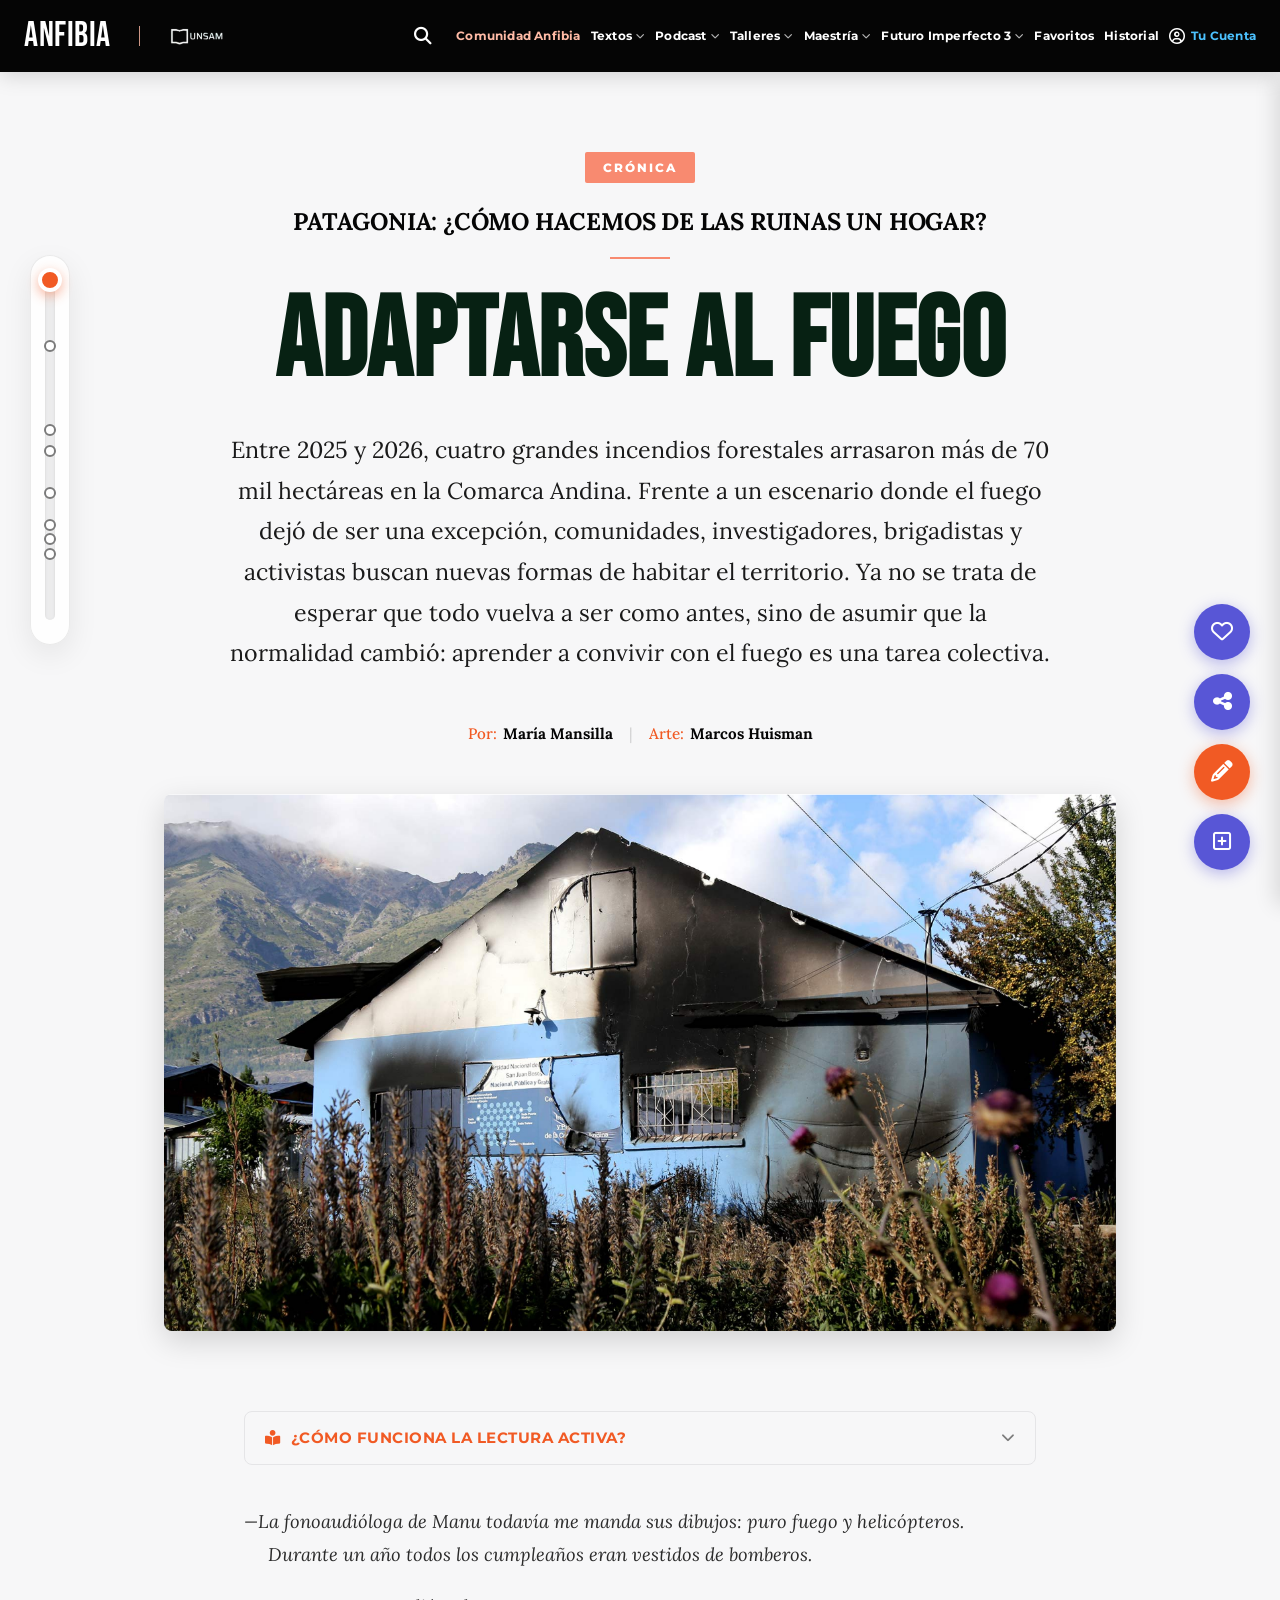
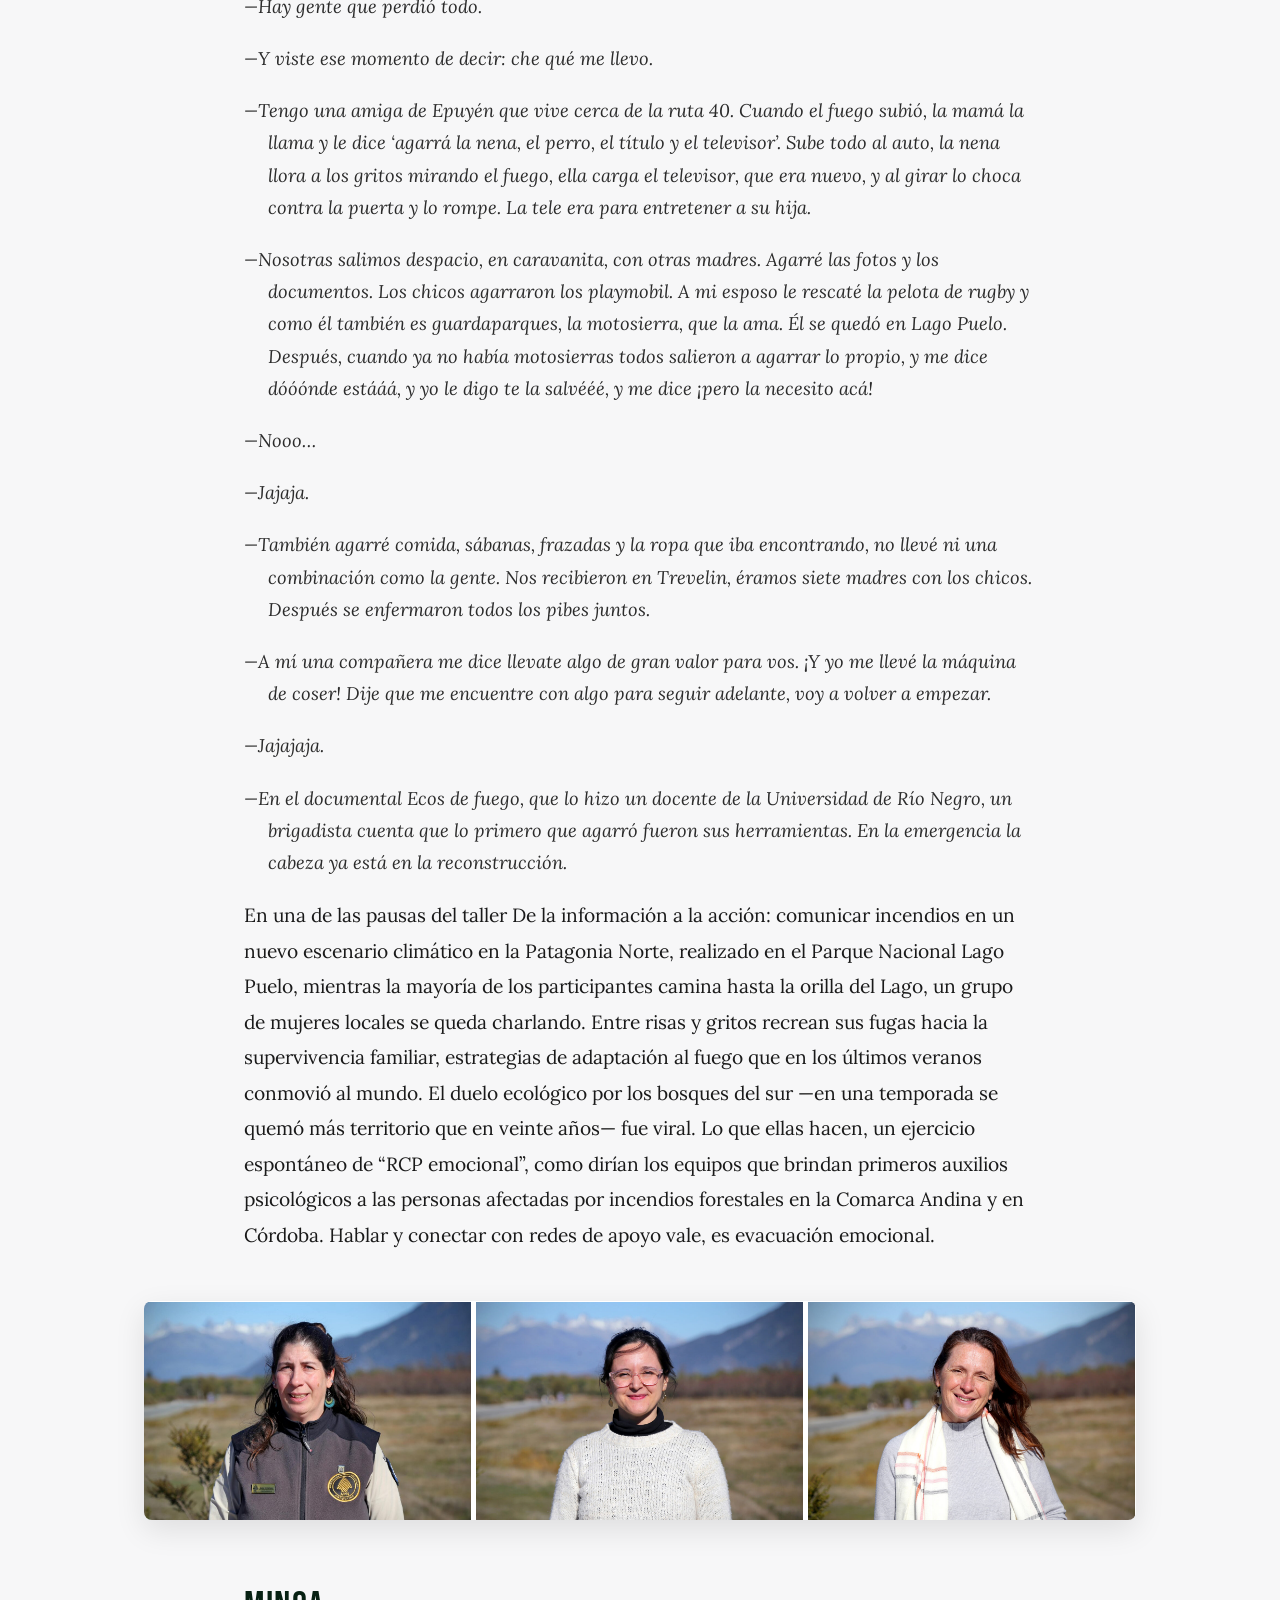
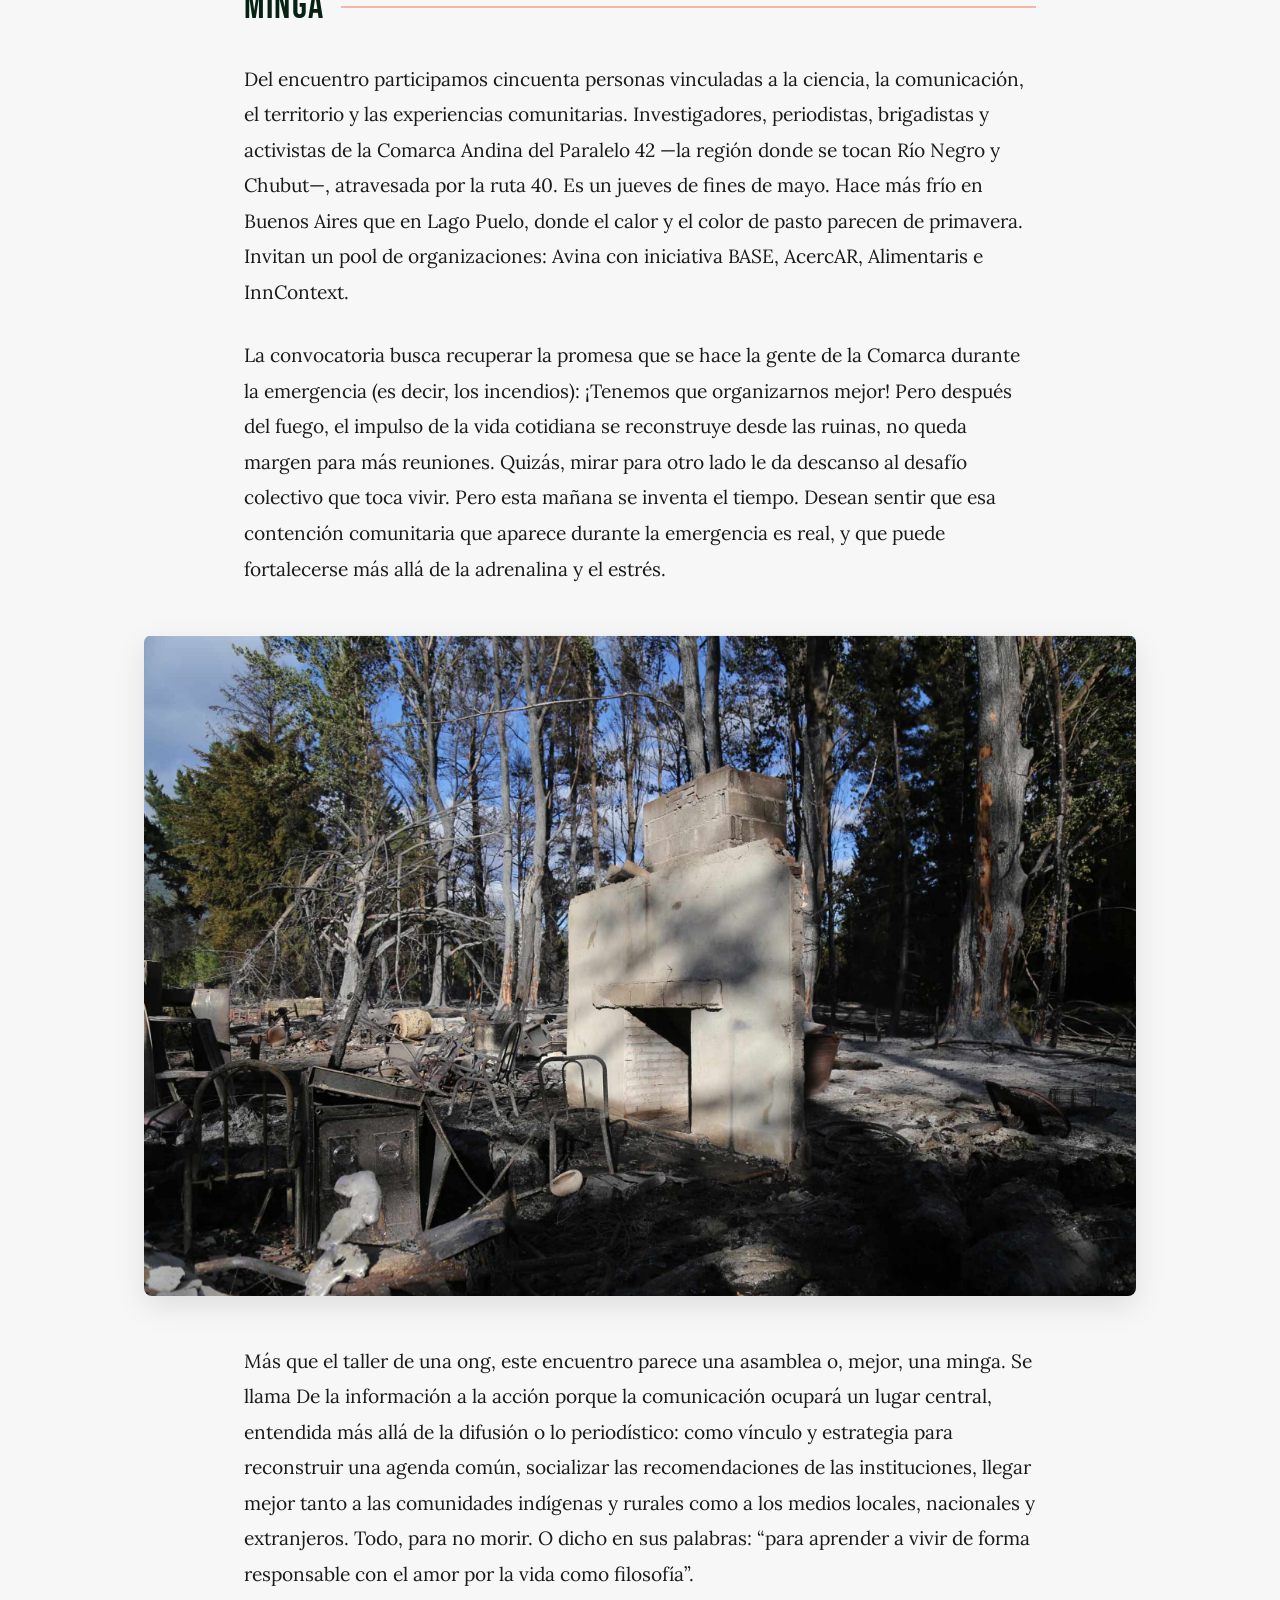
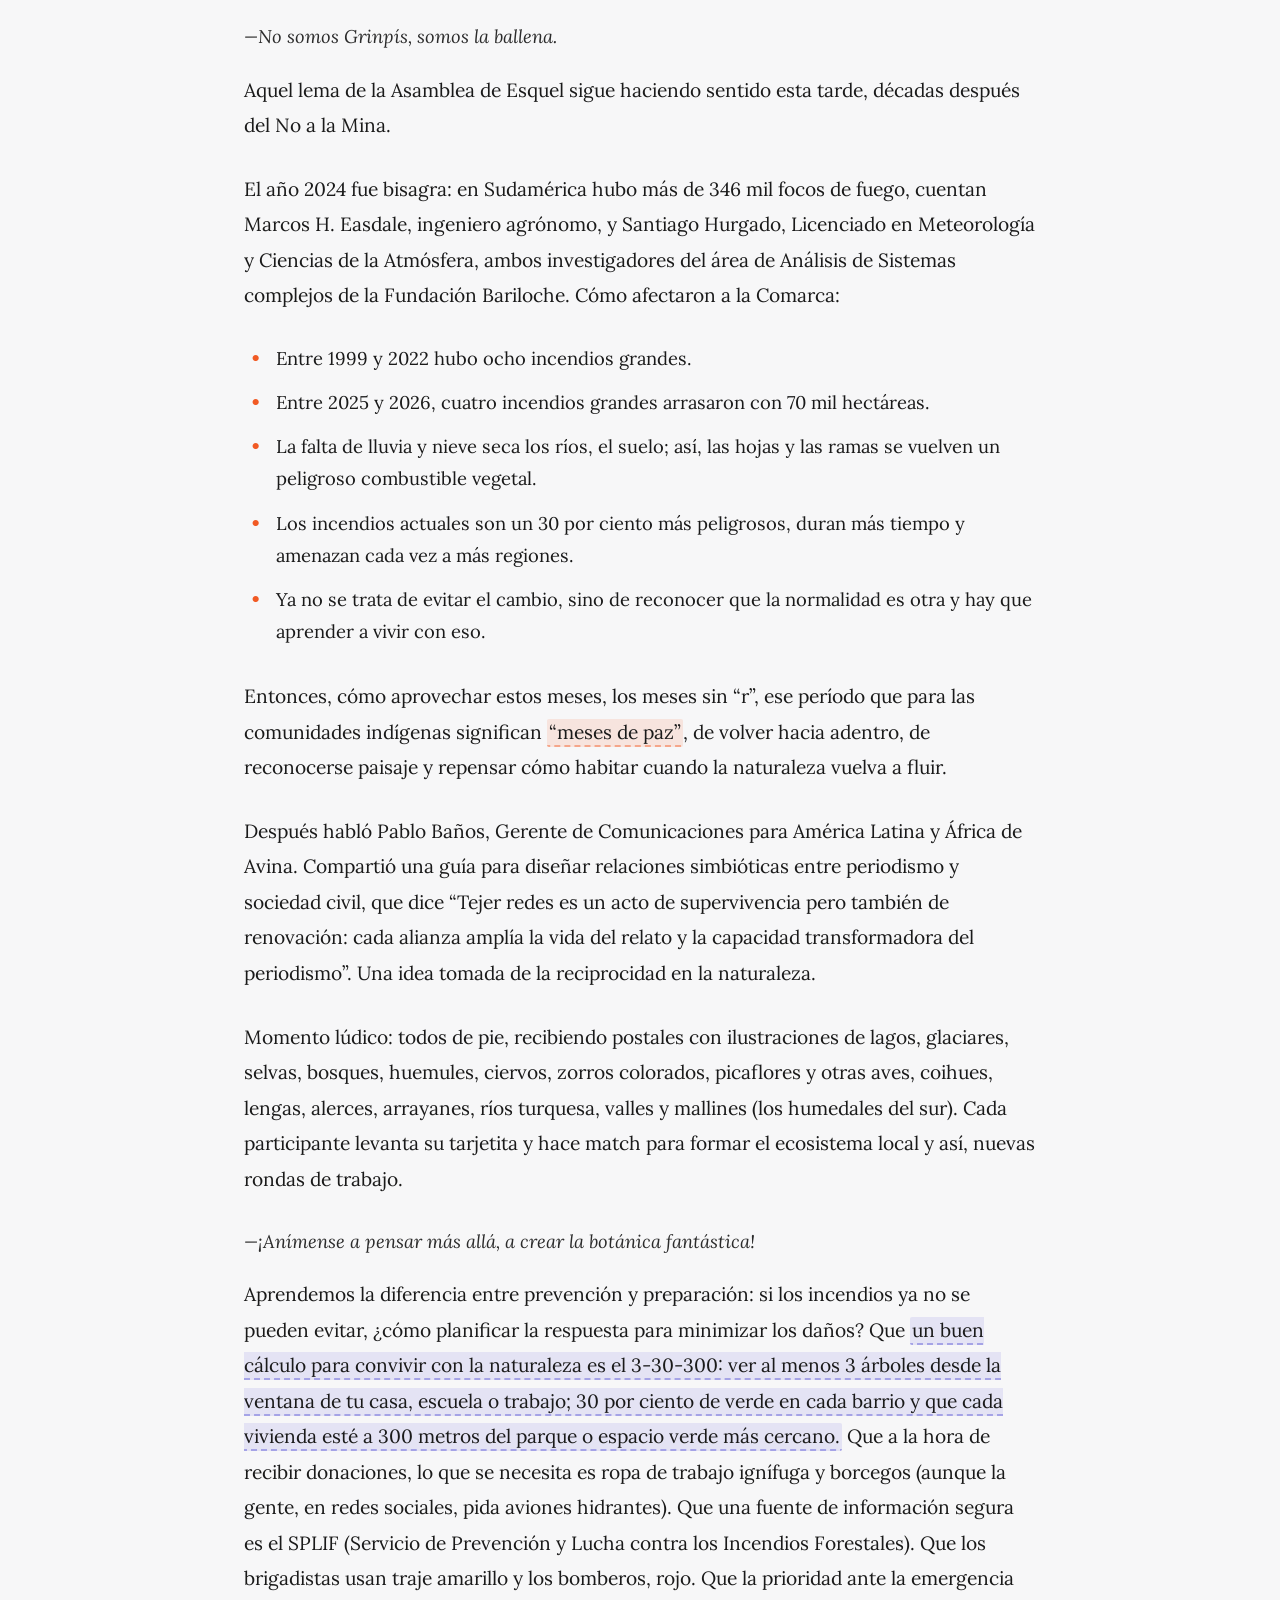
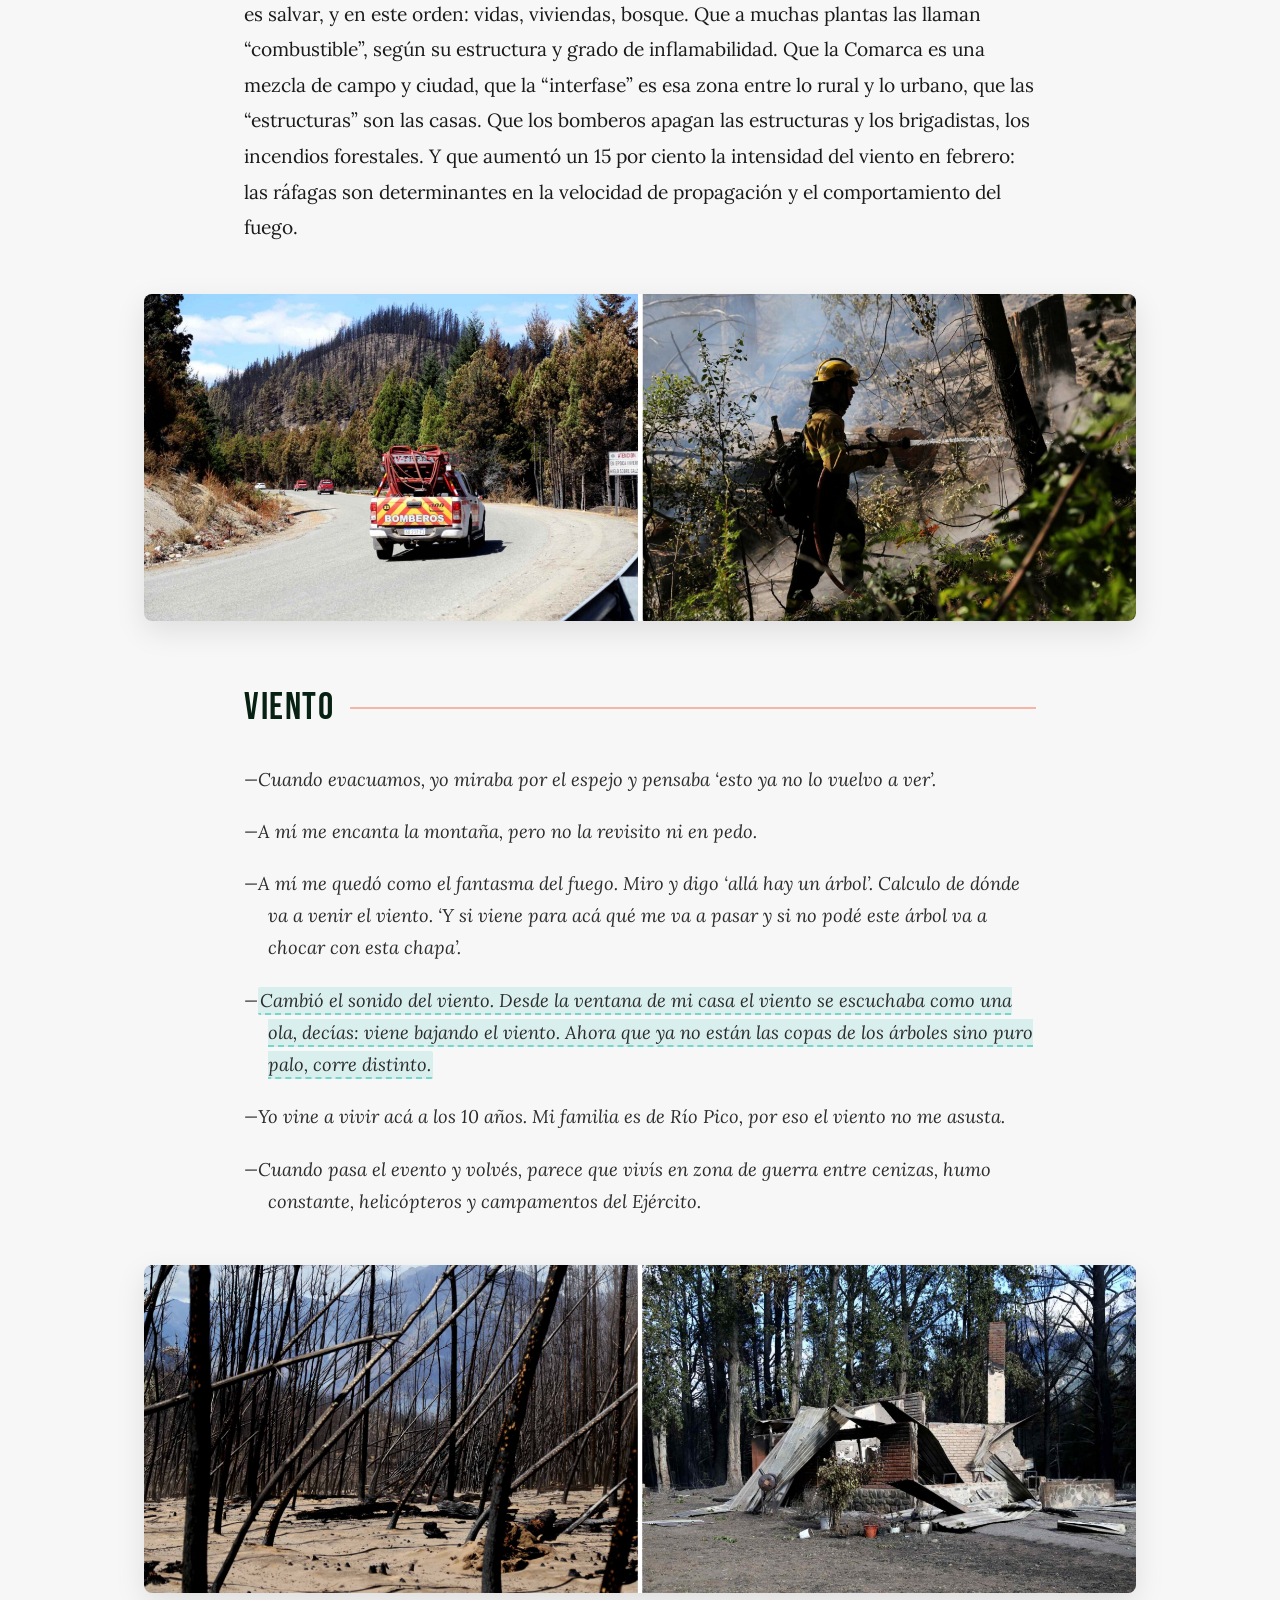
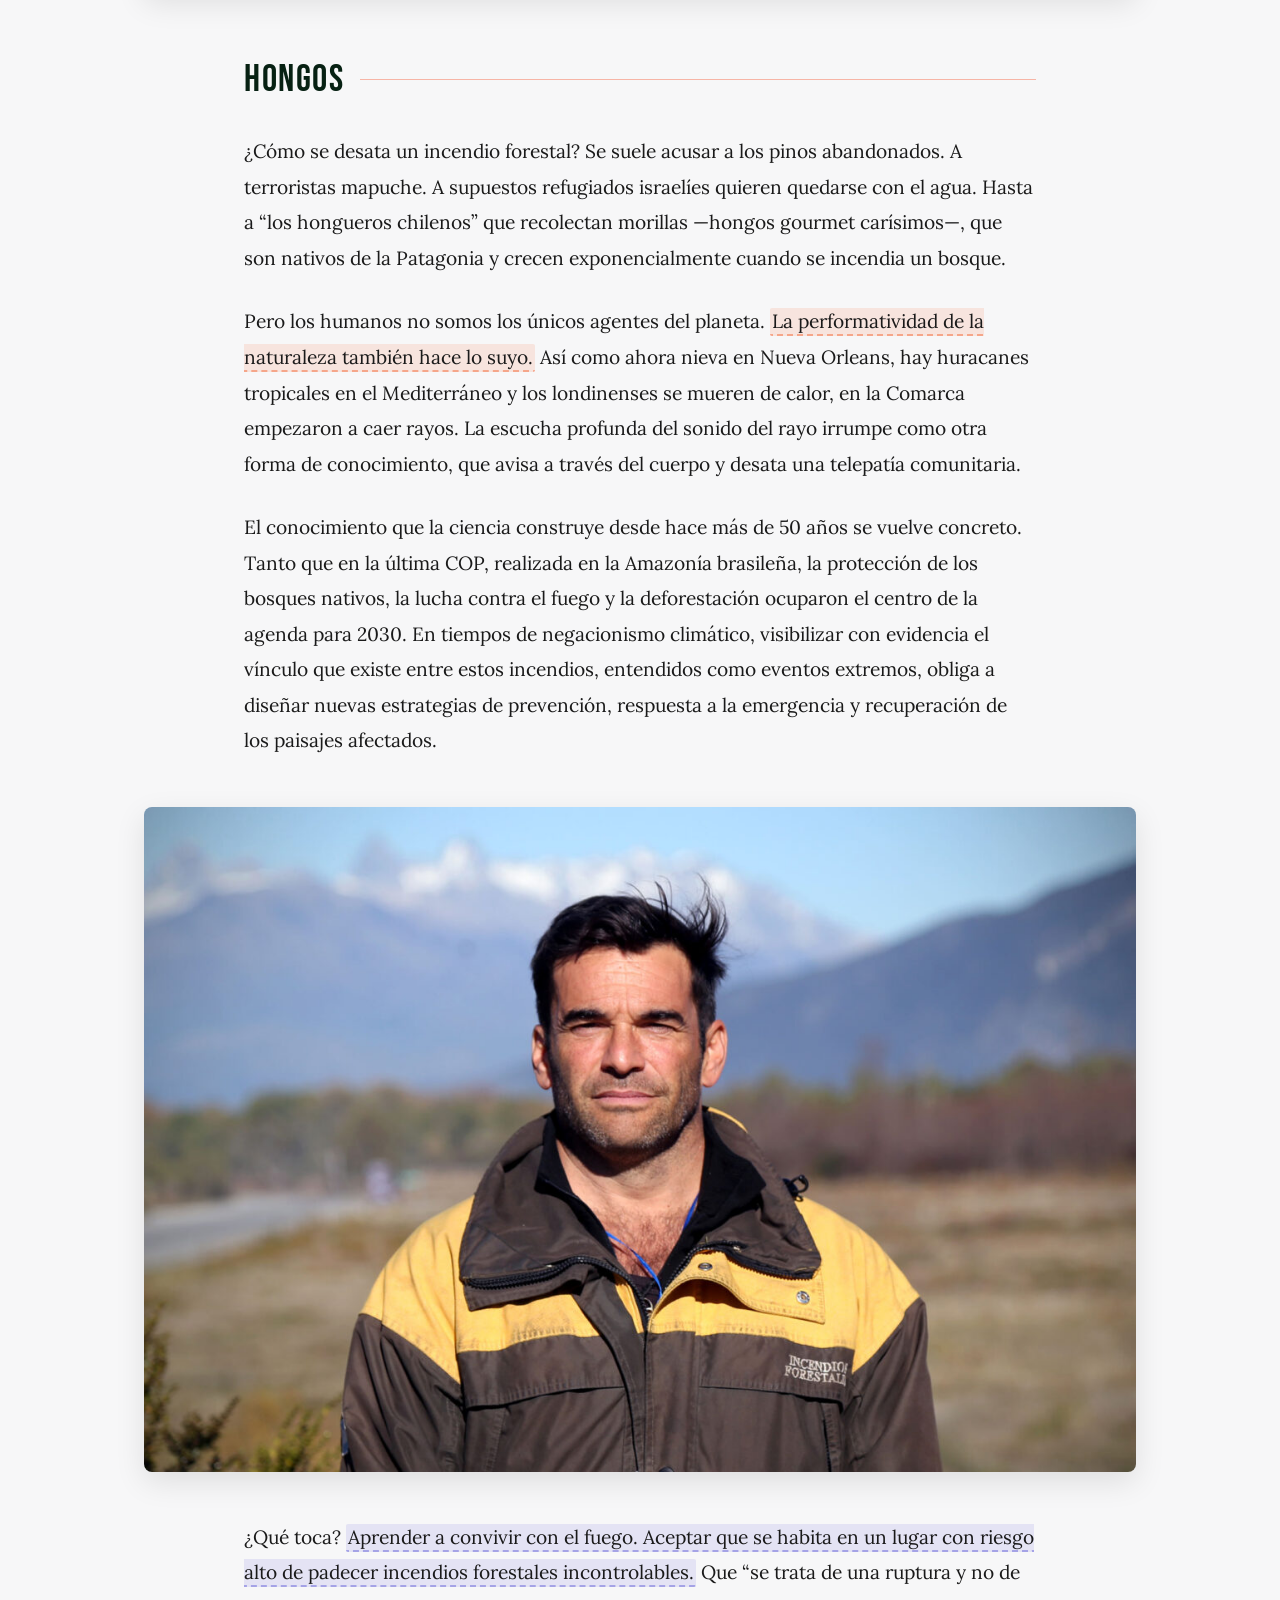
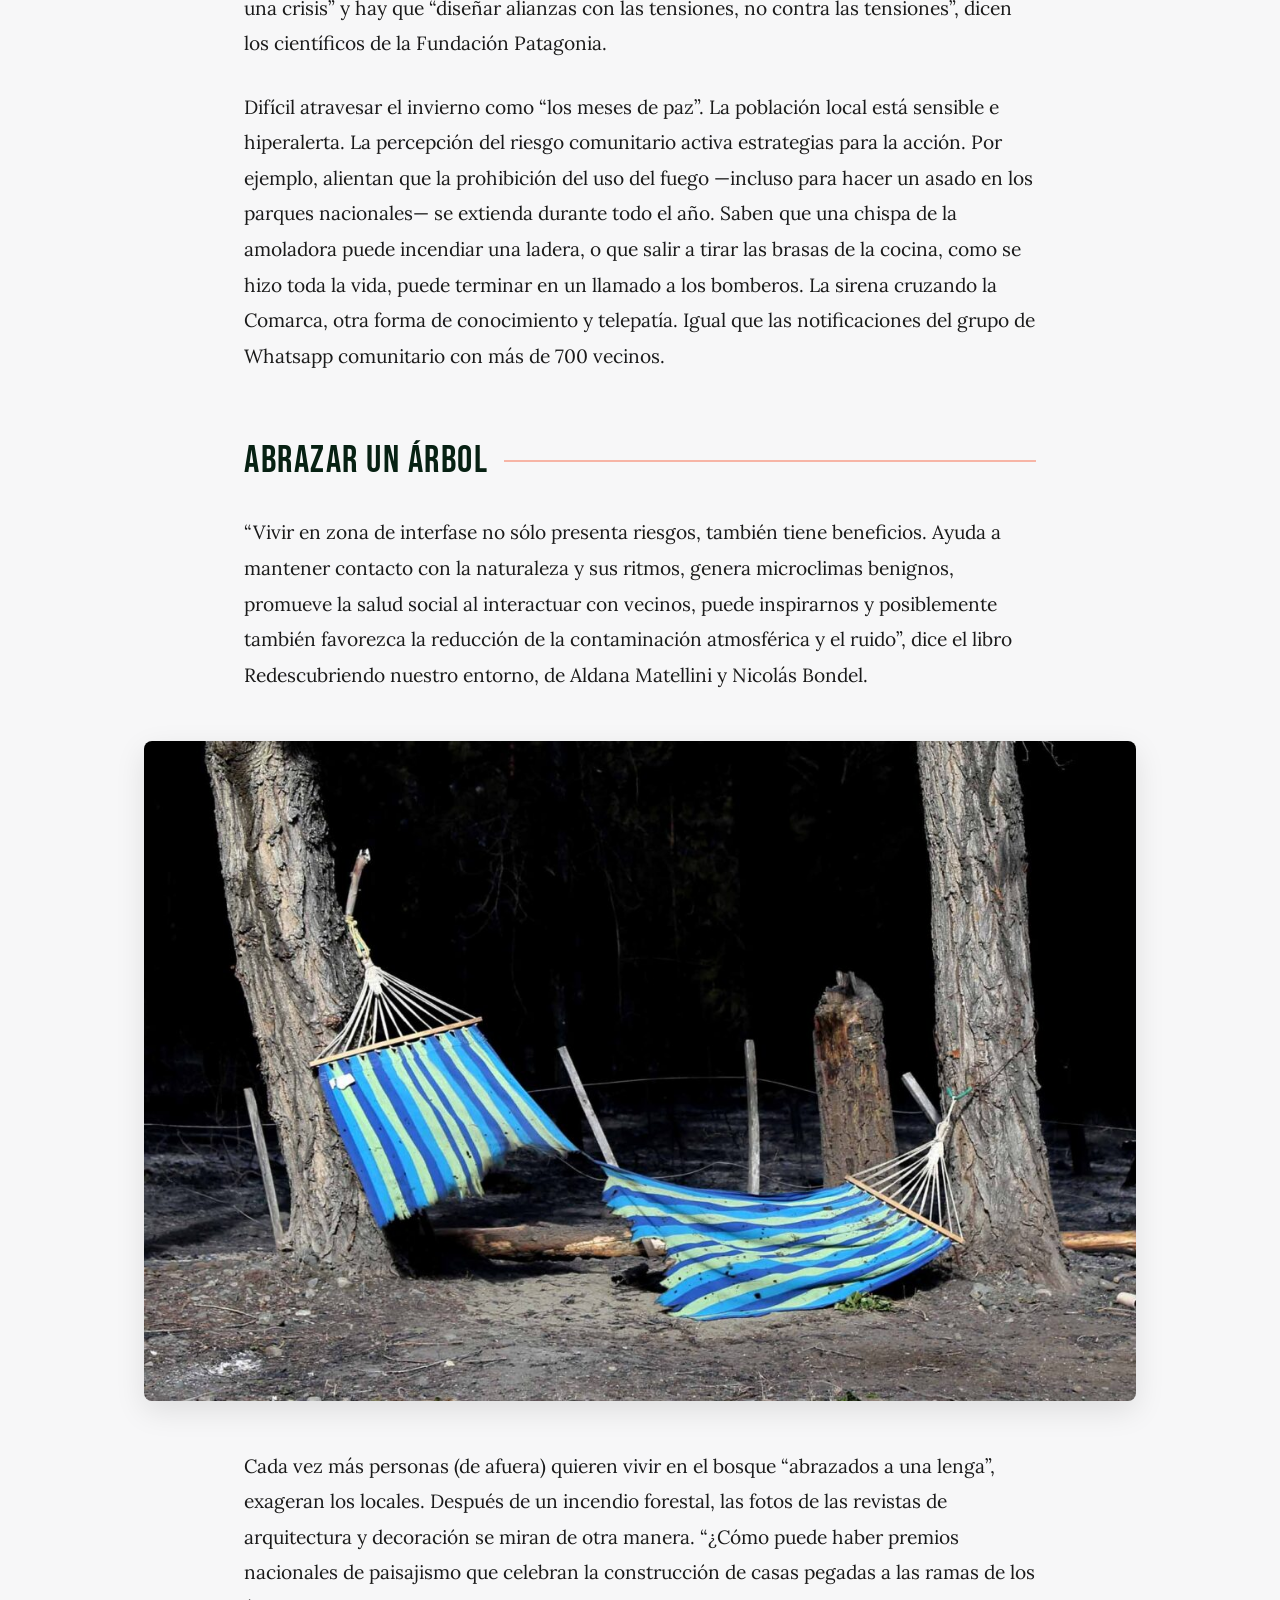
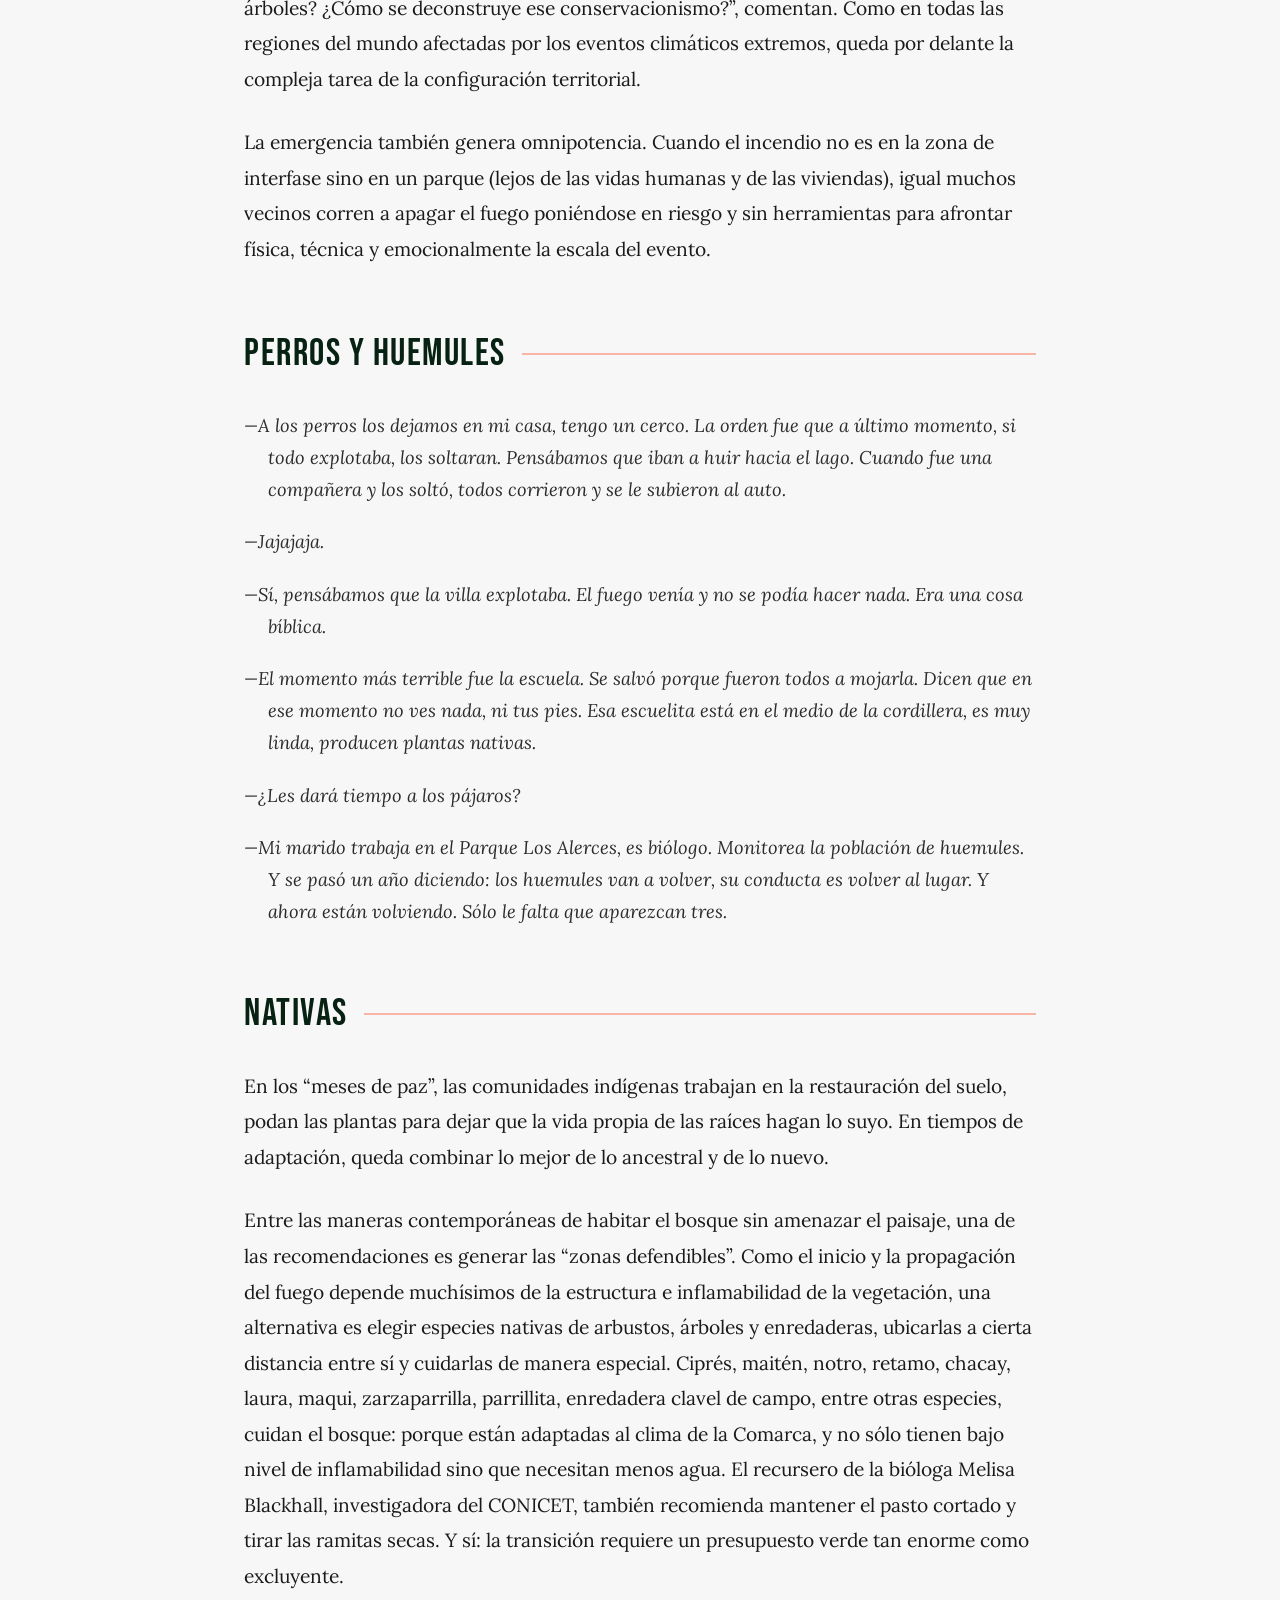
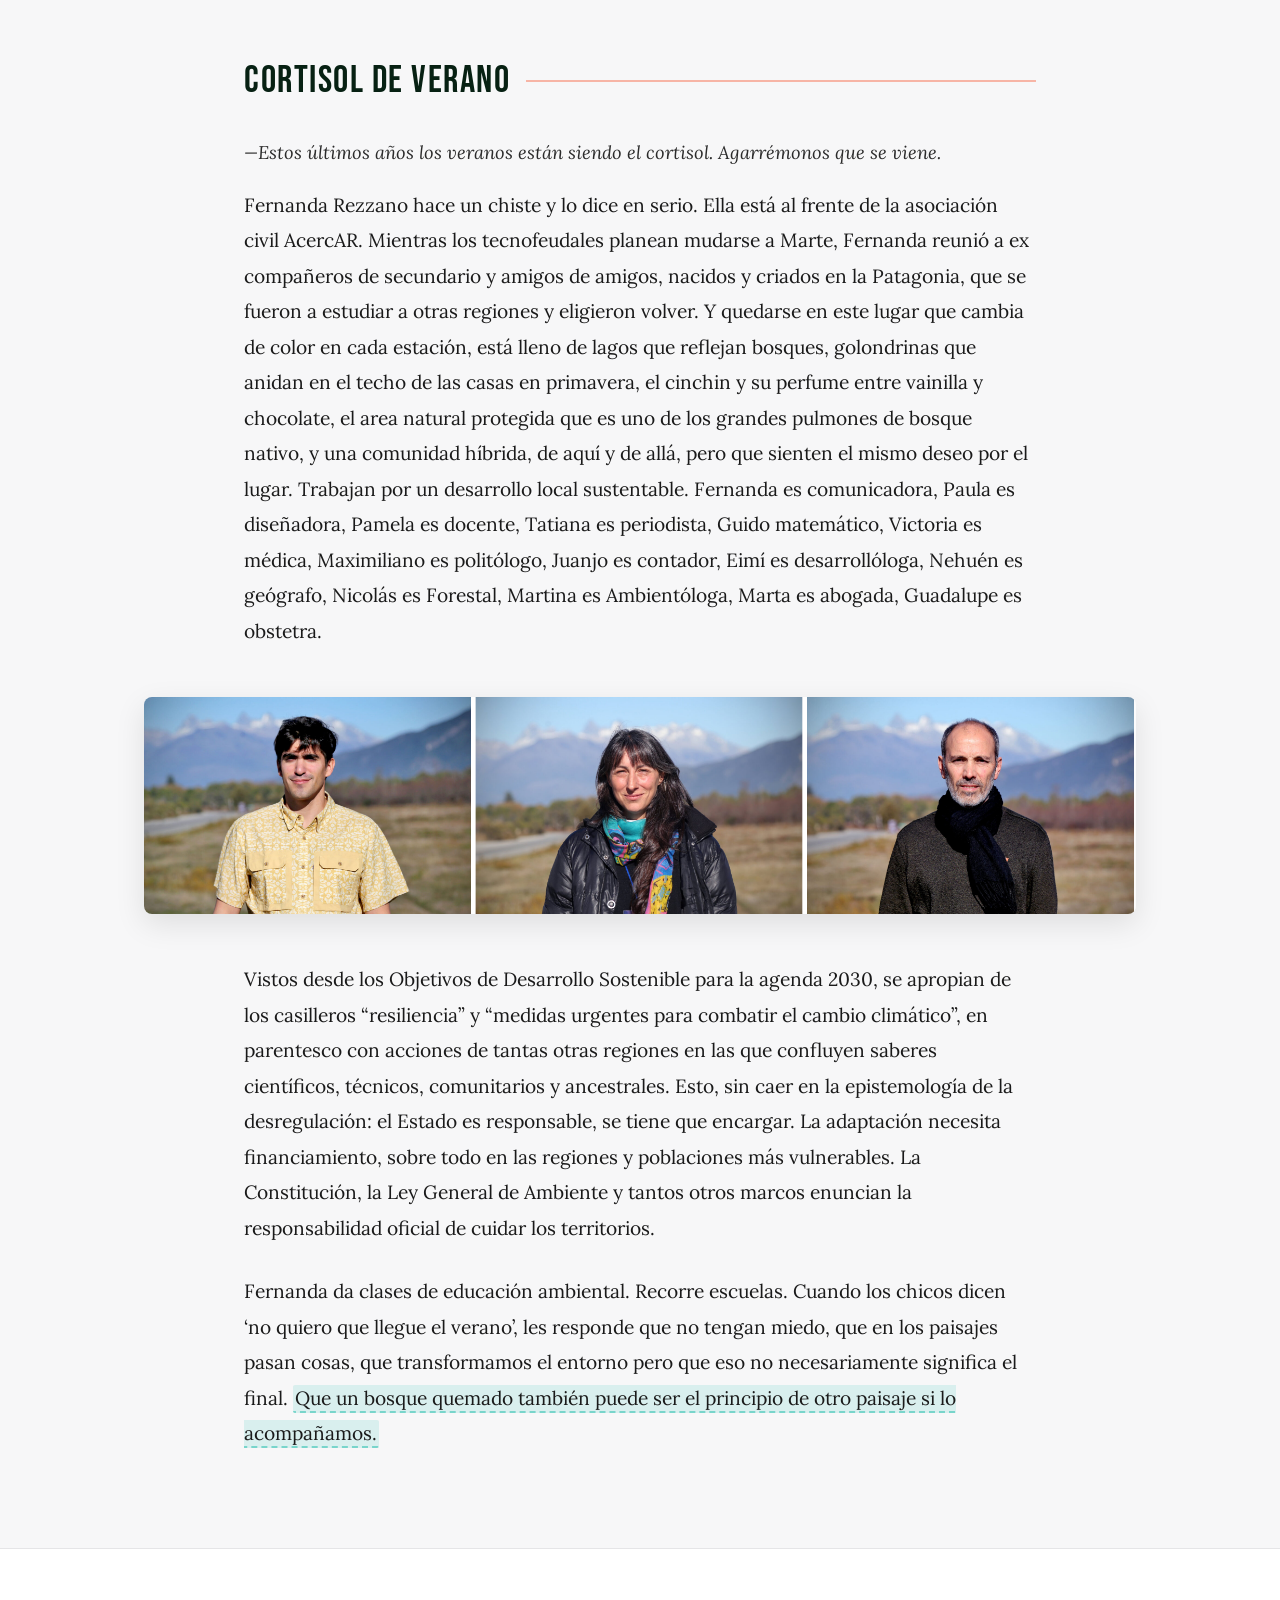
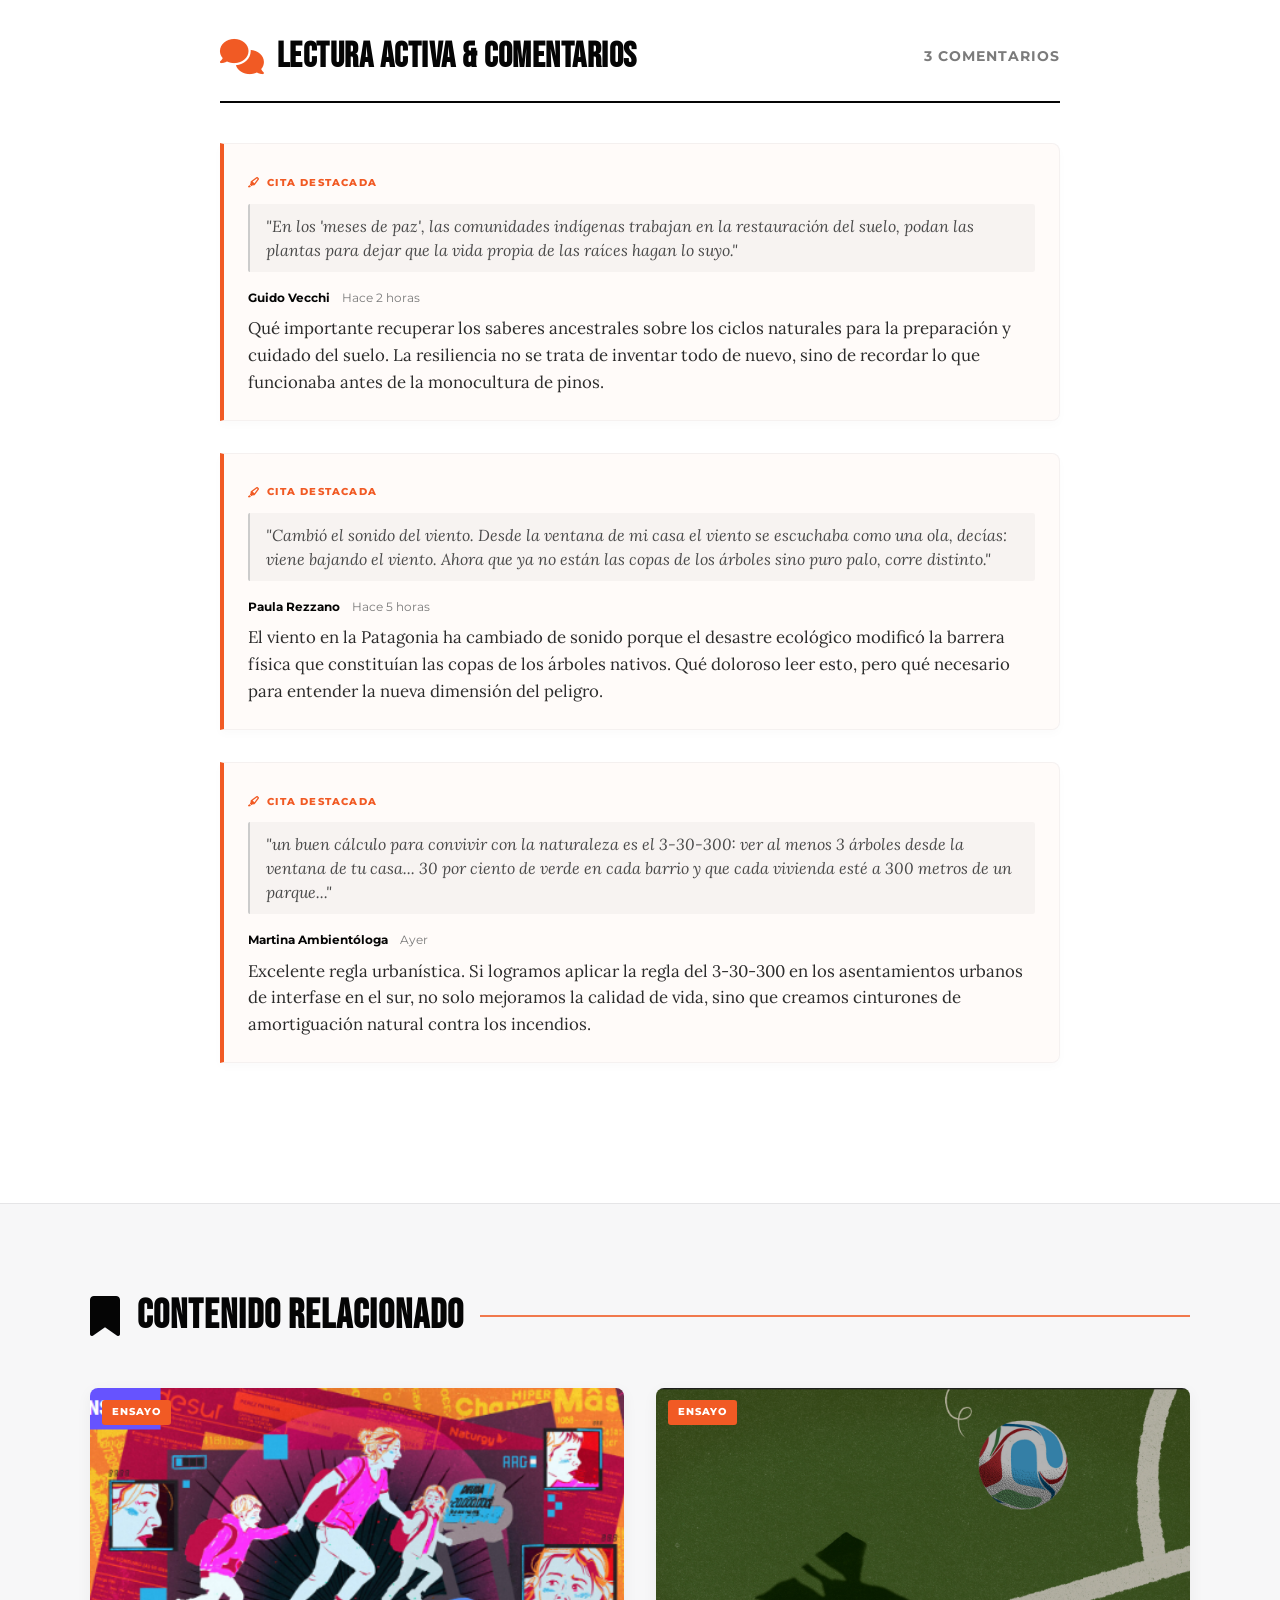
<file: patagonia.html>
<!DOCTYPE html>
<html lang="es">

<head>
    <meta charset="UTF-8">
    <meta name="viewport" content="width=device-width, initial-scale=1.0">
    <title>Patagonia: Adaptarse al Fuego — Revista Anfibia</title>

    <link rel="preconnect" href="https://fonts.googleapis.com">
    <link rel="preconnect" href="https://fonts.gstatic.com" crossorigin>
    <link
        href="https://fonts.googleapis.com/css2?family=Bebas+Neue&family=Lora:ital,wght@0,400..700;1,400..700&family=Montserrat:wght@400;500;600;700;800&display=swap"
        rel="stylesheet">

    <link rel="stylesheet" href="https://cdnjs.cloudflare.com/ajax/libs/font-awesome/6.4.0/css/all.min.css">

    <link rel="stylesheet" href="style.css">
</head>

<body>


    <header class="main-header">
        <div class="header-container">
            <div class="header-left">
                <a href="index.html" class="brand-logo">Anfibia</a>
                <div class="header-divider"></div>
                <div class="unsam-badge">
                    <img src="img/unsam.png" alt="UNSAM" class="unsam-logo-img">
                </div>
                <div class="social-icons">
                    <a href="#" class="social-link" title="Twitter"><i class="fab fa-twitter"></i></a>
                    <a href="#" class="social-link" title="Facebook"><i class="fab fa-facebook-f"></i></a>
                    <a href="#" class="social-link" title="Instagram"><i class="fab fa-instagram"></i></a>
                    <a href="#" class="social-link" title="YouTube"><i class="fab fa-youtube"></i></a>
                </div>
            </div>

            <div class="header-right">
                <button class="search-btn" id="searchBtn" title="Buscar">
                    <i class="fas fa-search"></i>
                </button>
                <nav class="header-nav">
                    <ul class="nav-list">
                        <li><a href="#" class="nav-item special-link">Comunidad Anfibia</a></li>


                        <li class="nav-item-dropdown">
                            <a href="textos.html" class="nav-item">Textos <i
                                    class="fas fa-chevron-down nav-chevron"></i></a>
                            <ul class="dropdown-menu">
                                <li><a href="textos.html?cat=ambiente">Ambiente</a></li>
                                <li><a href="textos.html?cat=amor-y-sexo">Amor y Sexo</a></li>
                                <li><a href="textos.html?cat=culturas">Cultura</a></li>
                                <li><a href="textos.html?cat=educacion">Educación</a></li>
                                <li><a href="textos.html?cat=politica-y-economia">Política y Economía</a></li>
                                <li><a href="textos.html?cat=salud">Salud</a></li>
                                <li><a href="textos.html?cat=tecnologias">Tecnología</a></li>
                                <li><a href="textos.html?cat=ambiente">Rosario</a></li>
                                <li><a href="#" class="nav-item nav-item-saved">Favoritos/Guardados</a></li>
                            </ul>
                        </li>


                        <li class="nav-item-dropdown">
                            <a href="#" class="nav-item">Podcast <i class="fas fa-chevron-down nav-chevron"></i></a>
                            <ul class="dropdown-menu">
                                <li><a href="#">Todos los Podcasts</a></li>
                            </ul>
                        </li>


                        <li class="nav-item-dropdown">
                            <a href="#" class="nav-item">Talleres <i class="fas fa-chevron-down nav-chevron"></i></a>
                            <ul class="dropdown-menu">
                                <li><a href="#">Ver más</a></li>
                            </ul>
                        </li>


                        <li class="nav-item-dropdown">
                            <a href="#" class="nav-item">Maestría <i class="fas fa-chevron-down nav-chevron"></i></a>
                            <ul class="dropdown-menu">
                                <li><a href="#">Inscripción</a></li>
                                <li><a href="#">Programa Completo</a></li>
                            </ul>
                        </li>



                        <li class="nav-item-dropdown">
                            <a href="#" class="nav-item">Futuro Imperfecto 3 <i
                                    class="fas fa-chevron-down nav-chevron"></i></a>
                            <ul class="dropdown-menu">
                                <li><a href="#">Volumen 1</a></li>
                                <li><a href="#">Volumen 2</a></li>
                                <li><a href="#">Volumen 3</a></li>
                            </ul>
                        </li>


                        <li><a href="#" class="nav-item">Favoritos</a></li>


                        <li><a href="#" class="nav-item">Historial</a></li>


                        <li><a href="#" class="nav-item nav-item-account"><i class="far fa-user-circle"></i> Tu
                                Cuenta</a></li>
                    </ul>
                </nav>
                <button class="menu-toggle" id="menuToggle" title="Menú">
                    <i class="fas fa-bars"></i>
                </button>
            </div>
        </div>
    </header>


    <div class="vertical-progress-container">
        <div class="vertical-progress-track">
            <div class="vertical-progress-bar" id="verticalProgressBar"></div>
            <div class="vertical-progress-handle" id="verticalProgressHandle"></div>
        </div>
    </div>

    <div class="search-overlay" id="searchOverlay">
        <div class="search-box">
            <input type="text" placeholder="Buscar crónicas, ensayos, autores..." id="searchInput">
            <button class="close-search" id="closeSearch"><i class="fas fa-times"></i></button>
        </div>
    </div>


    <div class="mobile-menu-drawer" id="mobileMenuDrawer">
        <div class="mobile-menu-body">
            <nav class="mobile-nav">
                <ul class="mobile-nav-list">

                    <li class="mobile-nav-item-dropdown">
                        <button class="mobile-dropdown-toggle">
                            <span class="item-text">.Textos</span>
                            <i class="fas fa-chevron-down toggle-icon"></i>
                        </button>
                        <ul class="mobile-dropdown-menu">
                            <li><a href="textos.html?cat=ambiente">Ambiente</a></li>
                            <li><a href="textos.html?cat=amor-y-sexo">Amor y Sexo</a></li>
                            <li><a href="textos.html?cat=culturas">Cultura</a></li>
                            <li><a href="textos.html?cat=educacion">Educación</a></li>
                            <li><a href="textos.html?cat=politica-y-economia">Política y Economía</a></li>
                            <li><a href="textos.html?cat=salud">Salud</a></li>
                            <li><a href="textos.html?cat=tecnologias">Tecnología</a></li>
                            <li><a href="textos.html?cat=ambiente">Rosario</a></li>
                            <li><a href="#" class="nav-item-saved">Favoritos/Guardados</a></li>
                        </ul>
                    </li>


                    <li class="mobile-nav-item-dropdown">
                        <button class="mobile-dropdown-toggle">
                            <span class="item-text">.Podcast</span>
                            <i class="fas fa-chevron-down toggle-icon"></i>
                        </button>
                        <ul class="mobile-dropdown-menu">
                            <li><a href="#">Todos los Podcasts</a></li>
                        </ul>
                    </li>


                    <li class="mobile-nav-item-dropdown">
                        <button class="mobile-dropdown-toggle">
                            <span class="item-text">.Talleres</span>
                            <i class="fas fa-chevron-down toggle-icon"></i>
                        </button>
                        <ul class="mobile-dropdown-menu">
                            <li><a href="#">Ver mas</a></li>
                        </ul>
                    </li>


                    <li class="mobile-nav-item-dropdown">
                        <button class="mobile-dropdown-toggle">
                            <span class="item-text">.Maestría</span>
                            <i class="fas fa-chevron-down toggle-icon"></i>
                        </button>
                        <ul class="mobile-dropdown-menu">
                            <li><a href="#">Inscripcion</a></li>
                            <li><a href="#">Programa Completo</a></li>
                        </ul>
                    </li>



                    <li class="mobile-nav-item-dropdown">
                        <button class="mobile-dropdown-toggle">
                            <span class="item-text">.Futuro Imperfecto 3</span>
                            <i class="fas fa-chevron-down toggle-icon"></i>
                        </button>
                        <ul class="mobile-dropdown-menu">
                            <li><a href="#">Volumen 1</a></li>
                            <li><a href="#">Volumen 2</a></li>
                            <li><a href="#">Volumen 3</a></li>
                        </ul>
                    </li>


                    <li class="mobile-nav-item-static">
                        <a href="#" class="mobile-static-link">.Favoritos</a>
                    </li>


                    <li class="mobile-nav-item-static">
                        <a href="#" class="mobile-static-link">.Historial</a>
                    </li>

                    <li class="mobile-nav-spacing"></li>


                    <li class="mobile-nav-item-dropdown">
                        <button class="mobile-dropdown-toggle">
                            <span class="item-text">.Redes</span>
                            <i class="fas fa-chevron-down toggle-icon"></i>
                        </button>
                        <ul class="mobile-dropdown-menu">
                            <li><a href="#">.Twitter</a></li>
                            <li><a href="#">.Facebook</a></li>
                            <li><a href="#">.Instagram</a></li>
                            <li><a href="#">.YouTube</a></li>
                        </ul>
                    </li>


                    <li class="mobile-nav-item-static">
                        <a href="#" class="mobile-static-link">.Comunidad Anfibia</a>
                    </li>
                </ul>
            </nav>
        </div>

        <div class="mobile-menu-footer-account">
            <a href="#" class="mobile-account-btn">
                <i class="far fa-user-circle"></i>
                <span>Tu Cuenta Anfibia</span>
            </a>
        </div>
    </div>


    <div class="menu-backdrop" id="menuBackdrop"></div>


    <main class="article-detail-container">
        <div class="article-header-section">
            <span class="article-badge">CRÓNICA</span>
            <h1 class="article-kicker">PATAGONIA: ¿CÓMO HACEMOS DE LAS RUINAS UN HOGAR?</h1>

            <div class="article-title-divider"></div>

            <h2 class="article-main-title">ADAPTARSE AL FUEGO</h2>

            <p class="article-lead">
                Entre 2025 y 2026, cuatro grandes incendios forestales arrasaron más de 70 mil hectáreas en la Comarca
                Andina. Frente a un escenario donde el fuego dejó de ser una excepción, comunidades, investigadores,
                brigadistas y activistas buscan nuevas formas de habitar el territorio. Ya no se trata de esperar que
                todo vuelva a ser como antes, sino de asumir que la normalidad cambió: aprender a convivir con el fuego
                es una tarea colectiva.
            </p>
            <div class="article-credits-centered">
                <span class="credit-label">Por:</span> <span class="credit-name">María Mansilla</span>
                <span class="credit-bar">|</span>
                <span class="credit-label">Arte:</span> <span class="credit-name">Marcos Huisman</span>
            </div>

            <div class="article-featured-image-wrapper">
                <img src="img/patagonia.png" alt="Patagonia" class="article-featured-image">
            </div>
        </div>
    </main>


    <article class="article-body-container">

        <div class="active-reading-guide-collapsible" id="activeReadingGuide">
            <button class="guide-toggle-btn" id="activeReadingGuideToggle" aria-expanded="false">
                <span class="toggle-title">
                    <i class="fas fa-book-open-reader"></i> ¿Cómo funciona la Lectura Activa?
                </span>
                <i class="fas fa-chevron-down toggle-chevron"></i>
            </button>
            <div class="guide-content-panel" id="activeReadingGuideContent">
                <p class="guide-intro">Esta crónica cuenta con <strong>Lectura Activa</strong>. Los comentarios de la
                    comunidad están vinculados directamente a fragmentos destacados del texto. Participa de la lectura
                    compartida siguiendo estos pasos:</p>
                <div class="guide-steps-grid">
                    <div class="guide-step-card">
                        <div class="step-num">1</div>
                        <p class="step-text"><strong>Resalta:</strong> Selecciona cualquier frase o párrafo de la
                            crónica con tu cursor mientras lees.</p>
                    </div>
                    <div class="guide-step-card">
                        <div class="step-num">2</div>
                        <p class="step-text"><strong>Anota:</strong> Haz clic en <strong>Anotar</strong> en el menú
                            flotante para dejar tu comentario o guardarlo.</p>
                    </div>
                    <div class="guide-step-card">
                        <div class="step-num">3</div>
                        <p class="step-text"><strong>Alterna:</strong> Usa el botón del lápiz flotante (abajo a la
                            derecha) para mostrar u ocultar los destacados de otros lectores.</p>
                    </div>
                </div>
            </div>
        </div>

        <p class="dialog-line">—La fonoaudióloga de Manu todavía me manda sus dibujos: puro fuego y helicópteros.
            Durante un año todos los cumpleaños eran vestidos de bomberos.</p>
        <p class="dialog-line">—Hay gente que perdió todo.</p>
        <p class="dialog-line">—Y viste ese momento de decir: che qué me llevo.</p>
        <p class="dialog-line">—Tengo una amiga de Epuyén que vive cerca de la ruta 40. Cuando el fuego subió, la mamá
            la llama y le dice ‘agarrá la nena, el perro, el título y el televisor’. Sube todo al auto, la nena llora a
            los gritos mirando el fuego, ella carga el televisor, que era nuevo, y al girar lo choca contra la puerta y
            lo rompe. La tele era para entretener a su hija.</p>
        <p class="dialog-line">—Nosotras salimos despacio, en caravanita, con otras madres. Agarré las fotos y los
            documentos. Los chicos agarraron los playmobil. A mi esposo le rescaté la pelota de rugby y como él también
            es guardaparques, la motosierra, que la ama. Él se quedó en Lago Puelo. Después, cuando ya no había
            motosierras todos salieron a agarrar lo propio, y me dice dóóónde estááá, y yo le digo te la salvééé, y me
            dice ¡pero la necesito acá!</p>
        <p class="dialog-line">—Nooo…</p>
        <p class="dialog-line">—Jajaja.</p>
        <p class="dialog-line">—También agarré comida, sábanas, frazadas y la ropa que iba encontrando, no llevé ni una
            combinación como la gente. Nos recibieron en Trevelin, éramos siete madres con los chicos. Después se
            enfermaron todos los pibes juntos.</p>
        <p class="dialog-line">—A mí una compañera me dice llevate algo de gran valor para vos. ¡Y yo me llevé la
            máquina de coser! Dije que me encuentre con algo para seguir adelante, voy a volver a empezar.</p>
        <p class="dialog-line">—Jajajaja.</p>
        <p class="dialog-line">—En el documental Ecos de fuego, que lo hizo un docente de la Universidad de Río Negro,
            un brigadista cuenta que lo primero que agarró fueron sus herramientas. En la emergencia la cabeza ya está
            en la reconstrucción.</p>

        <p class="article-paragraph">En una de las pausas del taller De la información a la acción: comunicar incendios
            en un nuevo escenario climático en la Patagonia Norte, realizado en el Parque Nacional Lago Puelo, mientras
            la mayoría de los participantes camina hasta la orilla del Lago, un grupo de mujeres locales se queda
            charlando. Entre risas y gritos recrean sus fugas hacia la supervivencia familiar, estrategias de adaptación
            al fuego que en los últimos veranos conmovió al mundo. El duelo ecológico por los bosques del sur —en una
            temporada se quemó más territorio que en veinte años— fue viral. Lo que ellas hacen, un ejercicio espontáneo
            de “RCP emocional”, como dirían los equipos que brindan primeros auxilios psicológicos a las personas
            afectadas por incendios forestales en la Comarca Andina y en Córdoba. Hablar y conectar con redes de apoyo
            vale, es evacuación emocional.</p>

        <div class="article-image-wrapper">
            <img src="img/3per.png" alt="Participantes del encuentro en Lago Puelo" class="article-body-image">
        </div>

        <h3 class="article-subheading">MINGA</h3>
        <p class="article-paragraph">Del encuentro participamos cincuenta personas vinculadas a la ciencia, la
            comunicación, el territorio y las experiencias comunitarias. Investigadores, periodistas, brigadistas y
            activistas de la Comarca Andina del Paralelo 42 —la región donde se tocan Río Negro y Chubut—, atravesada
            por la ruta 40. Es un jueves de fines de mayo. Hace más frío en Buenos Aires que en Lago Puelo, donde el
            calor y el color de pasto parecen de primavera. Invitan un pool de organizaciones: Avina con iniciativa
            BASE, AcercAR, Alimentaris e InnContext.</p>

        <p class="article-paragraph">La convocatoria busca recuperar la promesa que se hace la gente de la Comarca
            durante la emergencia (es decir, los incendios): ¡Tenemos que organizarnos mejor! Pero después del fuego, el
            impulso de la vida cotidiana se reconstruye desde las ruinas, no queda margen para más reuniones. Quizás,
            mirar para otro lado le da descanso al desafío colectivo que toca vivir. Pero esta mañana se inventa el
            tiempo. Desean sentir que esa contención comunitaria que aparece durante la emergencia es real, y que puede
            fortalecerse más allá de la adrenalina y el estrés.</p>

        <div class="article-image-wrapper">
            <img src="img/dest.png" alt="Minga y organización comunitaria" class="article-body-image">
        </div>

        <p class="article-paragraph">Más que el taller de una ong, este encuentro parece una asamblea o, mejor, una
            minga. Se llama De la información a la acción porque la comunicación ocupará un lugar central, entendida más
            allá de la difusión o lo periodístico: como vínculo y estrategia para reconstruir una agenda común,
            socializar las recomendaciones de las instituciones, llegar mejor tanto a las comunidades indígenas y
            rurales como a los medios locales, nacionales y extranjeros. Todo, para no morir. O dicho en sus palabras:
            “para aprender a vivir de forma responsable con el amor por la vida como filosofía”.</p>

        <p class="dialog-line">—No somos Grinpís, somos la ballena.</p>

        <p class="article-paragraph">Aquel lema de la Asamblea de Esquel sigue haciendo sentido esta tarde, décadas
            después del No a la Mina.</p>

        <p class="article-paragraph">El año 2024 fue bisagra: en Sudamérica hubo más de 346 mil focos de fuego, cuentan
            Marcos H. Easdale, ingeniero agrónomo, y Santiago Hurgado, Licenciado en Meteorología y Ciencias de la
            Atmósfera, ambos investigadores del área de Análisis de Sistemas complejos de la Fundación Bariloche. Cómo
            afectaron a la Comarca:</p>

        <ul class="article-list">
            <li>Entre 1999 y 2022 hubo ocho incendios grandes.</li>
            <li>Entre 2025 y 2026, cuatro incendios grandes arrasaron con 70 mil hectáreas.</li>
            <li>La falta de lluvia y nieve seca los ríos, el suelo; así, las hojas y las ramas se vuelven un peligroso
                combustible vegetal.</li>
            <li>Los incendios actuales son un 30 por ciento más peligrosos, duran más tiempo y amenazan cada vez a más
                regiones.</li>
            <li>Ya no se trata de evitar el cambio, sino de reconocer que la normalidad es otra y hay que aprender a
                vivir con eso.</li>
        </ul>

        <p class="article-paragraph">Entonces, cómo aprovechar estos meses, los meses sin “r”, ese período que para las
            comunidades indígenas significan <span class="community-highlight" data-author="Guido Vecchi"
                data-note="En los 'meses de paz', las comunidades indígenas trabajan en la restauración del suelo, podan las plantas para dejar que la vida propia de las raíces hagan lo suyo.">“meses
                de paz”</span>, de volver hacia adentro, de reconocerse paisaje y repensar
            cómo habitar cuando la naturaleza vuelva a fluir.</p>

        <p class="article-paragraph">Después habló Pablo Baños, Gerente de Comunicaciones para América Latina y África
            de Avina. Compartió una guía para diseñar relaciones simbióticas entre periodismo y sociedad civil, que dice
            “Tejer redes es un acto de supervivencia pero también de renovación: cada alianza amplía la vida del relato
            y la capacidad transformadora del periodismo”. Una idea tomada de la reciprocidad en la naturaleza.</p>

        <p class="article-paragraph">Momento lúdico: todos de pie, recibiendo postales con ilustraciones de lagos,
            glaciares, selvas, bosques, huemules, ciervos, zorros colorados, picaflores y otras aves, coihues, lengas,
            alerces, arrayanes, ríos turquesa, valles y mallines (los humedales del sur). Cada participante levanta su
            tarjetita y hace match para formar el ecosistema local y así, nuevas rondas de trabajo.</p>

        <p class="dialog-line">—¡Anímense a pensar más allá, a crear la botánica fantástica!</p>

        <p class="article-paragraph">Aprendemos la diferencia entre prevención y preparación: si los incendios ya no se
            pueden evitar, ¿cómo planificar la respuesta para minimizar los daños? Que <span class="community-highlight"
                data-author="Martina Ambientóloga"
                data-note="Excelente regla urbanística. Si logramos aplicar la regla del 3-30-300 en los asentamientos urbanos de interfase en el sur, no solo mejoramos la calidad de vida, sino que creamos cinturones de amortiguación natural contra los incendios.">un
                buen cálculo para convivir con la naturaleza es el 3-30-300: ver al menos 3 árboles desde la ventana de
                tu casa, escuela o trabajo; 30 por ciento de verde en cada barrio y que cada vivienda esté a 300 metros
                del parque o espacio verde más cercano.</span>
            Que a la hora de recibir donaciones, lo que se necesita es ropa de trabajo ignífuga y borcegos (aunque la
            gente, en redes sociales, pida aviones hidrantes). Que una fuente de información segura es el SPLIF
            (Servicio de Prevención y Lucha contra los Incendios Forestales). Que los brigadistas usan traje amarillo y
            los bomberos, rojo. Que la prioridad ante la emergencia es salvar, y en este orden: vidas, viviendas,
            bosque. Que a muchas plantas las llaman “combustible”, según su estructura y grado de inflamabilidad. Que la
            Comarca es una mezcla de campo y ciudad, que la “interfase” es esa zona entre lo rural y lo urbano, que las
            “estructuras” son las casas. Que los bomberos apagan las estructuras y los brigadistas, los incendios
            forestales. Y que aumentó un 15 por ciento la intensidad del viento en febrero: las ráfagas son
            determinantes en la velocidad de propagación y el comportamiento del fuego.</p>

        <div class="article-image-wrapper">
            <img src="img/bomb.png" alt="Respuesta ante la emergencia de incendios" class="article-body-image">
        </div>

        <h3 class="article-subheading">VIENTO</h3>

        <p class="dialog-line">—Cuando evacuamos, yo miraba por el espejo y pensaba ‘esto ya no lo vuelvo a ver’.</p>
        <p class="dialog-line">—A mí me encanta la montaña, pero no la revisito ni en pedo.</p>
        <p class="dialog-line">—A mí me quedó como el fantasma del fuego. Miro y digo ‘allá hay un árbol’. Calculo de
            dónde va a venir el viento. ‘Y si viene para acá qué me va a pasar y si no podé este árbol va a chocar con
            esta chapa’.</p>
        <p class="dialog-line">—<span class="community-highlight" data-author="Paula Rezzano"
                data-note="El viento en la Patagonia ha cambiado de sonido porque el desastre ecológico modificó la barrera física que constituían las copas de los árboles nativos. Qué doloroso leer esto, pero qué necesario para entender la nueva dimensión del peligro.">Cambió
                el sonido del viento. Desde la ventana de mi casa el viento se escuchaba como una ola, decías: viene
                bajando el viento. Ahora que ya no están las copas de los árboles sino puro palo, corre distinto.</span>
        </p>
        <p class="dialog-line">—Yo vine a vivir acá a los 10 años. Mi familia es de Río Pico, por eso el viento no me
            asusta.</p>
        <p class="dialog-line">—Cuando pasa el evento y volvés, parece que vivís en zona de guerra entre cenizas, humo
            constante, helicópteros y campamentos del Ejército.</p>

        <div class="article-image-wrapper">
            <img src="img/dest1.png" alt="Hongos y ecología del bosque" class="article-body-image">
        </div>

        <h3 class="article-subheading">HONGOS</h3>

        <p class="article-paragraph">¿Cómo se desata un incendio forestal? Se suele acusar a los pinos abandonados. A
            terroristas mapuche. A supuestos refugiados israelíes quieren quedarse con el agua. Hasta a “los hongueros
            chilenos” que recolectan morillas —hongos gourmet carísimos—, que son nativos de la Patagonia y crecen
            exponencialmente cuando se incendia un bosque.</p>

        <p class="article-paragraph">Pero los humanos no somos los únicos agentes del planeta. <span
                class="community-highlight" data-author="Ignacio Ruiz"
                data-note="No somos los únicos actores del planeta; la naturaleza responde activamente a los desequilibrios.">La
                performatividad de la naturaleza también hace lo suyo.</span> Así como ahora nieva en Nueva Orleans, hay
            huracanes tropicales en el Mediterráneo y los londinenses se mueren de calor, en la Comarca empezaron a caer
            rayos. La escucha profunda del sonido del rayo irrumpe como otra forma de conocimiento, que avisa a través
            del cuerpo y desata una telepatía comunitaria.</p>

        <p class="article-paragraph">El conocimiento que la ciencia construye desde hace más de 50 años se vuelve
            concreto. Tanto que en la última COP, realizada en la Amazonía brasileña, la protección de los bosques
            nativos, la lucha contra el fuego y la deforestación ocuparon el centro de la agenda para 2030. En tiempos
            de negacionismo climático, visibilizar con evidencia el vínculo que existe entre estos incendios, entendidos
            como eventos extremos, obliga a diseñar nuevas estrategias de prevención, respuesta a la emergencia y
            recuperación de los paisajes afectados.</p>

        <div class="article-image-wrapper">
            <img src="img/hombre.png" alt="Hombre y la convivencia con el fuego" class="article-body-image">
        </div>

        <p class="article-paragraph">¿Qué toca? <span class="community-highlight" data-author="Laura Mendez"
                data-note="Resiliencia frente al fuego: cambiar la mentalidad de combatir el incendio a convivir inteligentemente con el riesgo.">Aprender
                a convivir con el fuego. Aceptar que se habita en un lugar con riesgo alto de padecer incendios
                forestales incontrolables.</span> Que “se trata de una ruptura y no de una crisis” y hay que “diseñar
            alianzas con las tensiones, no contra las tensiones”, dicen los científicos de la Fundación Patagonia.</p>

        <p class="article-paragraph">Difícil atravesar el invierno como “los meses de paz”. La población local está
            sensible e hiperalerta. La percepción del riesgo comunitario activa estrategias para la acción. Por ejemplo,
            alientan que la prohibición del uso del fuego —incluso para hacer un asado en los parques nacionales— se
            extienda durante todo el año. Saben que una chispa de la amoladora puede incendiar una ladera, o que salir a
            tirar las brasas de la cocina, como se hizo toda la vida, puede terminar en un llamado a los bomberos. La
            sirena cruzando la Comarca, otra forma de conocimiento y telepatía. Igual que las notificaciones del grupo
            de Whatsapp comunitario con más de 700 vecinos.</p>

        <h3 class="article-subheading">ABRAZAR UN ÁRBOL</h3>

        <p class="article-paragraph">“Vivir en zona de interfase no sólo presenta riesgos, también tiene beneficios.
            Ayuda a mantener contacto con la naturaleza y sus ritmos, genera microclimas benignos, promueve la salud
            social al interactuar con vecinos, puede inspirarnos y posiblemente también favorezca la reducción de la
            contaminación atmosférica y el ruido”, dice el libro Redescubriendo nuestro entorno, de Aldana Matellini y
            Nicolás Bondel.</p>

        <div class="article-image-wrapper">
            <img src="img/camrot.png" alt="Convivencia y riesgos en la zona de interfase" class="article-body-image">
        </div>

        <p class="article-paragraph">Cada vez más personas (de afuera) quieren vivir en el bosque “abrazados a una
            lenga”, exageran los locales. Después de un incendio forestal, las fotos de las revistas de arquitectura y
            decoración se miran de otra manera. “¿Cómo puede haber premios nacionales de paisajismo que celebran la
            construcción de casas pegadas a las ramas de los árboles? ¿Cómo se deconstruye ese conservacionismo?”,
            comentan. Como en todas las regiones del mundo afectadas por los eventos climáticos extremos, queda por
            delante la compleja tarea de la configuración territorial.</p>

        <p class="article-paragraph">La emergencia también genera omnipotencia. Cuando el incendio no es en la zona de
            interfase sino en un parque (lejos de las vidas humanas y de las viviendas), igual muchos vecinos corren a
            apagar el fuego poniéndose en riesgo y sin herramientas para afrontar física, técnica y emocionalmente la
            escala del evento.</p>

        <h3 class="article-subheading">PERROS Y HUEMULES</h3>

        <p class="dialog-line">—A los perros los dejamos en mi casa, tengo un cerco. La orden fue que a último momento,
            si todo explotaba, los soltaran. Pensábamos que iban a huir hacia el lago. Cuando fue una compañera y los
            soltó, todos corrieron y se le subieron al auto.</p>
        <p class="dialog-line">—Jajajaja.</p>
        <p class="dialog-line">—Sí, pensábamos que la villa explotaba. El fuego venía y no se podía hacer nada. Era una
            cosa bíblica.</p>
        <p class="dialog-line">—El momento más terrible fue la escuela. Se salvó porque fueron todos a mojarla. Dicen
            que en ese momento no ves nada, ni tus pies. Esa escuelita está en el medio de la cordillera, es muy linda,
            producen plantas nativas.</p>
        <p class="dialog-line">—¿Les dará tiempo a los pájaros?</p>
        <p class="dialog-line">—Mi marido trabaja en el Parque Los Alerces, es biólogo. Monitorea la población de
            huemules. Y se pasó un año diciendo: los huemules van a volver, su conducta es volver al lugar. Y ahora
            están volviendo. Sólo le falta que aparezcan tres.</p>

        <h3 class="article-subheading">NATIVAS</h3>

        <p class="article-paragraph">En los “meses de paz”, las comunidades indígenas trabajan en la restauración del
            suelo, podan las plantas para dejar que la vida propia de las raíces hagan lo suyo. En tiempos de
            adaptación, queda combinar lo mejor de lo ancestral y de lo nuevo.</p>

        <p class="article-paragraph">Entre las maneras contemporáneas de habitar el bosque sin amenazar el paisaje, una
            de las recomendaciones es generar las “zonas defendibles”. Como el inicio y la propagación del fuego depende
            muchísimos de la estructura e inflamabilidad de la vegetación, una alternativa es elegir especies nativas de
            arbustos, árboles y enredaderas, ubicarlas a cierta distancia entre sí y cuidarlas de manera especial.
            Ciprés, maitén, notro, retamo, chacay, laura, maqui, zarzaparrilla, parrillita, enredadera clavel de campo,
            entre otras especies, cuidan el bosque: porque están adaptadas al clima de la Comarca, y no sólo tienen bajo
            nivel de inflamabilidad sino que necesitan menos agua. El recursero de la bióloga Melisa Blackhall,
            investigadora del CONICET, también recomienda mantener el pasto cortado y tirar las ramitas secas. Y sí: la
            transición requiere un presupuesto verde tan enorme como excluyente.</p>

        <h3 class="article-subheading">CORTISOL DE VERANO</h3>

        <p class="dialog-line">—Estos últimos años los veranos están siendo el cortisol. Agarrémonos que se viene.</p>

        <p class="article-paragraph">Fernanda Rezzano hace un chiste y lo dice en serio. Ella está al frente de la
            asociación civil AcercAR. Mientras los tecnofeudales planean mudarse a Marte, Fernanda reunió a ex
            compañeros de secundario y amigos de amigos, nacidos y criados en la Patagonia, que se fueron a estudiar a
            otras regiones y eligieron volver. Y quedarse en este lugar que cambia de color en cada estación, está lleno
            de lagos que reflejan bosques, golondrinas que anidan en el techo de las casas en primavera, el cinchin y su
            perfume entre vainilla y chocolate, el area natural protegida que es uno de los grandes pulmones de bosque
            nativo, y una comunidad híbrida, de aquí y de allá, pero que sienten el mismo deseo por el lugar. Trabajan
            por un desarrollo local sustentable. Fernanda es comunicadora, Paula es diseñadora, Pamela es docente,
            Tatiana es periodista, Guido matemático, Victoria es médica, Maximiliano es politólogo, Juanjo es contador,
            Eimí es desarrollóloga, Nehuén es geógrafo, Nicolás es Forestal, Martina es Ambientóloga, Marta es abogada,
            Guadalupe es obstetra.</p>

        <div class="article-image-wrapper">
            <img src="img/3per2.png" alt="Grupo local de la Comarca Andina" class="article-body-image">
        </div>

        <p class="article-paragraph">Vistos desde los Objetivos de Desarrollo Sostenible para la agenda 2030, se
            apropian de los casilleros “resiliencia” y “medidas urgentes para combatir el cambio climático”, en
            parentesco con acciones de tantas otras regiones en las que confluyen saberes científicos, técnicos,
            comunitarios y ancestrales. Esto, sin caer en la epistemología de la desregulación: el Estado es
            responsable, se tiene que encargar. La adaptación necesita financiamiento, sobre todo en las regiones y
            poblaciones más vulnerables. La Constitución, la Ley General de Ambiente y tantos otros marcos enuncian la
            responsabilidad oficial de cuidar los territorios.</p>

        <p class="article-paragraph">Fernanda da clases de educación ambiental. Recorre escuelas. Cuando los chicos
            dicen ‘no quiero que llegue el verano’, les responde que no tengan miedo, que en los paisajes pasan cosas,
            que transformamos el entorno pero que eso no necesariamente significa el final. <span
                class="community-highlight" data-author="Hugo Mercer"
                data-note="Una mirada esperanzadora sobre la restauración ecológica: el fuego destruye pero el acompañamiento humano abre nuevos ciclos botánicos.">Que
                un bosque quemado también puede ser el principio de otro paisaje si lo acompañamos.</span></p>
    </article>


    <section class="comments-section-container">
        <div class="comments-inner">
            <div class="comments-header">
                <h2 class="comments-section-title"><i class="fas fa-comments"></i> Lectura Activa & Comentarios</h2>
                <div class="comments-count" id="commentsCount">3 comentarios</div>
            </div>


            <div class="comments-list" id="commentsList">

                <div class="comment-card highlight-comment">
                    <div class="comment-badge"><i class="fas fa-highlighter"></i> CITA DESTACADA</div>
                    <blockquote class="comment-blockquote">
                        "En los 'meses de paz', las comunidades indígenas trabajan en la restauración del suelo, podan
                        las plantas para dejar que la vida propia de las raíces hagan lo suyo."
                    </blockquote>
                    <div class="comment-header-meta">
                        <span class="comment-author">Guido Vecchi</span>
                        <span class="comment-date">Hace 2 horas</span>
                    </div>
                    <div class="comment-body">
                        Qué importante recuperar los saberes ancestrales sobre los ciclos naturales para la preparación
                        y cuidado del suelo. La resiliencia no se trata de inventar todo de nuevo, sino de recordar lo
                        que funcionaba antes de la monocultura de pinos.
                    </div>
                </div>


                <div class="comment-card highlight-comment">
                    <div class="comment-badge"><i class="fas fa-highlighter"></i> CITA DESTACADA</div>
                    <blockquote class="comment-blockquote">
                        "Cambió el sonido del viento. Desde la ventana de mi casa el viento se escuchaba como una ola,
                        decías: viene bajando el viento. Ahora que ya no están las copas de los árboles sino puro palo,
                        corre distinto."
                    </blockquote>
                    <div class="comment-header-meta">
                        <span class="comment-author">Paula Rezzano</span>
                        <span class="comment-date">Hace 5 horas</span>
                    </div>
                    <div class="comment-body">
                        El viento en la Patagonia ha cambiado de sonido porque el desastre ecológico modificó la barrera
                        física que constituían las copas de los árboles nativos. Qué doloroso leer esto, pero qué
                        necesario para entender la nueva dimensión del peligro.
                    </div>
                </div>


                <div class="comment-card highlight-comment">
                    <div class="comment-badge"><i class="fas fa-highlighter"></i> CITA DESTACADA</div>
                    <blockquote class="comment-blockquote">
                        "un buen cálculo para convivir con la naturaleza es el 3-30-300: ver al menos 3 árboles desde la
                        ventana de tu casa... 30 por ciento de verde en cada barrio y que cada vivienda esté a 300
                        metros de un parque..."
                    </blockquote>
                    <div class="comment-header-meta">
                        <span class="comment-author">Martina Ambientóloga</span>
                        <span class="comment-date">Ayer</span>
                    </div>
                    <div class="comment-body">
                        Excelente regla urbanística. Si logramos aplicar la regla del 3-30-300 en los asentamientos
                        urbanos de interfase en el sur, no solo mejoramos la calidad de vida, sino que creamos
                        cinturones de amortiguación natural contra los incendios.
                    </div>
                </div>
            </div>
        </div>
    </section>


    <section class="related-content-section">
        <div class="related-content-inner">
            <h2 class="related-section-title"><i class="fas fa-bookmark"></i> Contenido Relacionado</h2>
            <div class="related-grid">

                <a href="deudas.html" class="related-card">
                    <div class="related-card-img-container">
                        <img src="img/noti2.png" alt="El sueldo se me va en pagar las deudas"
                            class="related-card-image">
                        <span class="related-card-badge badge-ensayo"
                            style="background-color: var(--color-anfibia-peach);">ENSAYO</span>
                    </div>
                    <div class="related-card-info">
                        <span class="related-card-kicker">Economía familiar, política y democracia</span>
                        <h3 class="related-card-headline">EL SUELDO SE ME VA EN PAGAR LAS DEUDAS</h3>
                        <div class="related-card-divider"></div>
                        <div class="related-card-credits">
                            Por: <span class="credit-author">Ariel Wilkis</span> <span class="credit-separator">|</span>
                            Arte: <span class="credit-artist">Flora Dunand</span>
                        </div>
                    </div>
                </a>

                <a href="geopolitica.html" class="related-card">
                    <div class="related-card-img-container">
                        <img src="img/gege.png" alt="La geopolítica del Mundial 2026" class="related-card-image">
                        <span class="related-card-badge badge-ensayo"
                            style="background-color: var(--color-anfibia-peach);">ENSAYO</span>
                    </div>
                    <div class="related-card-info">
                        <span class="related-card-kicker">El bien y el mal definen por penal</span>
                        <h3 class="related-card-headline">LA GEOPOLÍTICA DEL MUNDIAL 2026</h3>
                        <div class="related-card-divider"></div>
                        <div class="related-card-credits">
                            Por: <span class="credit-author">Alejandro Frenkel</span> <span
                                class="credit-separator">|</span> Arte: <span class="credit-artist">Agustín Solís</span>
                        </div>
                    </div>
                </a>
            </div>
        </div>
    </section>


    <footer class="main-footer">
        <div class="footer-new-wide-container">

            <div class="footer-left-block">

                <div class="footer-social-row">
                    <a href="#" class="social-circle" title="Twitter"><i class="fab fa-twitter"></i></a>
                    <a href="#" class="social-circle" title="Facebook"><i class="fab fa-facebook-f"></i></a>
                    <a href="#" class="social-circle" title="Instagram"><i class="fab fa-instagram"></i></a>
                    <a href="#" class="social-circle" title="YouTube"><i class="fab fa-youtube"></i></a>
                </div>


                <ul class="footer-nav-links font-ui">
                    <li><a href="textos.html">Textos</a></li>
                    <li class="link-sep">|</li>
                    <li><a href="#">Podcast</a></li>
                    <li class="link-sep">|</li>
                    <li><a href="#">Talleres</a></li>
                    <li class="link-sep">|</li>
                    <li><a href="#">Periodismo Performático</a></li>
                    <li class="link-sep">|</li>
                    <li><a href="#">Qué es Anfibia</a></li>
                    <li class="link-sep">|</li>
                    <li><a href="#">Tienda</a></li>
                </ul>
            </div>


            <div class="footer-center-block">
                <div class="footer-legal-info">
                    UNSAM Campus Miguelete - 25 de Mayo y Francia (CP 1650) - San Martín, Prov. de Buenos Aires -
                    Argentina - ISSN 2344-9365
                </div>
            </div>


            <div class="footer-right-logos-block">
                <div class="footer-brand-logo font-literary">Anfibia</div>
                <div class="footer-vertical-divider"></div>
                <div class="footer-lectura-mundi">
                    <i class="fa-regular fa-book-open"></i>
                    <div class="lectura-mundi-text">
                        <span class="title">Lectura Mundi</span>
                        <span class="sub">UNSAM</span>
                    </div>
                </div>
                <div class="footer-vertical-divider"></div>
                <div class="footer-cronos">
                    <span class="cronos-title font-ui">cronos</span>
                    <span class="cronos-subtitle">LABORATORIO DE MEDIOS</span>
                </div>
            </div>
        </div>
    </footer>


    <div class="selection-share-bar" id="selectionBar">
        <button class="selection-btn" id="btnHighlight" title="Resaltar texto">
            <i class="fas fa-highlighter"></i> Resaltar
        </button>
        <button class="selection-btn" id="btnAnnotate" title="Anotar cita">
            <i class="fas fa-edit"></i> Anotar
        </button>
    </div>


    <div class="bottom-right-floating-container">
        <button class="floating-action-btn" id="floatLoveBtn" title="Guardar en favoritos">
            <i class="far fa-heart"></i>
        </button>
        <button class="floating-action-btn" id="floatShareBtn" title="Compartir crónica">
            <i class="fas fa-share-nodes"></i>
        </button>
        <button class="floating-action-btn" id="floatAnnotateBtn" title="Tomar anotación">
            <i class="fas fa-pencil"></i>
        </button>
        <button class="floating-action-btn" id="floatAddCommentBtn" title="Agregar comentario"
            style="background-color: var(--color-anfibia-purple);">
            <i class="fa-regular fa-square-plus"></i>
        </button>
    </div>


    <div class="annotation-modal-overlay" id="annotationModal">
        <div class="annotation-modal-card">
            <button class="modal-close-btn" id="closeAnnotationModal" title="Cerrar">
                <i class="fas fa-times"></i>
            </button>

            <div class="modal-body-grid">

                <div class="preview-column">
                    <h3 class="column-title">Diseño de Cita (Instagram Story)</h3>
                    <div class="ig-card-preview theme-peach" id="igCardPreview">
                        <div class="ig-card-watermark">Revista Anfibia</div>
                        <div class="ig-card-quotes"><i class="fas fa-quote-left"></i></div>
                        <div class="ig-card-quote-text" id="previewQuoteText">"Aquí va el fragmento seleccionado de la
                            crónica..."</div>
                        <div class="ig-card-divider"></div>
                        <div class="ig-card-note-text" id="previewNoteText">Escribe tus pensamientos en el formulario
                            para ver tu anotación aquí...</div>
                        <div class="ig-card-footer">
                            <span class="ig-card-author" id="previewAuthor">Lector Anfibia</span>
                            <span class="ig-card-url">revistaanfibia.org</span>
                        </div>
                    </div>


                    <div class="theme-selector-container">
                        <span class="selector-label">Elige un estilo:</span>
                        <div class="theme-options">
                            <button class="theme-dot theme-peach-btn active" data-theme="peach"
                                title="Peach Sunset"></button>
                            <button class="theme-dot theme-forest-btn" data-theme="forest"
                                title="Patagonia Forest"></button>
                            <button class="theme-dot theme-dark-btn" data-theme="dark" title="Classic Dark"></button>
                        </div>
                    </div>


                    <button class="action-pill action-pill--ig preview-download-btn" id="btnDownloadIGCard">
                        <span class="action-pill__icon">
                            <i class="fab fa-instagram"></i>
                        </span>
                        <span class="action-pill__label">
                            <strong>Descargar Story</strong>
                            <small>Guardar imagen para subir a IG</small>
                        </span>
                    </button>
                </div>


                <div class="form-column">
                    <h3 class="column-title">Tu Lectura Activa</h3>

                    <div class="form-group">
                        <label>Cita Seleccionada</label>
                        <blockquote class="selected-quote-box" id="modalQuoteDisplay">
                            "Fragmento seleccionado..."
                        </blockquote>
                    </div>

                    <div class="form-group">
                        <label for="annotationAuthorInput">Tu Nombre</label>
                        <input type="text" id="annotationAuthorInput" placeholder="Lector Anónimo"
                            value="Lector Anfibia">
                    </div>

                    <div class="form-group">
                        <label for="annotationTextInput">Tus Reflexiones</label>
                        <textarea id="annotationTextInput" rows="4"
                            placeholder="¿Qué te sugiere este fragmento? Escribe tu nota para debatir con la comunidad..."></textarea>
                    </div>


                    <div class="action-pills-row">
                        <button class="action-pill action-pill--save" id="btnSavePersonalNote">
                            <span class="action-pill__icon">
                                <i class="fas fa-bookmark"></i>
                            </span>
                            <span class="action-pill__label">
                                <strong>Guardar</strong>
                                <small>Nota Privada</small>
                            </span>
                        </button>
                        <button class="action-pill action-pill--comment" id="btnPublishComment">
                            <span class="action-pill__icon">
                                <i class="fas fa-comment-dots"></i>
                            </span>
                            <span class="action-pill__label">
                                <strong>Publicar</strong>
                                <small>en Artículo</small>
                            </span>
                        </button>
                    </div>

                </div>
            </div>
        </div>
    </div>


    <div class="custom-comment-modal-overlay" id="addCommentModal">
        <div class="custom-comment-modal-card">

            <div class="custom-comment-modal-header">
                <span class="custom-comment-modal-title">AGREGA TU COMENTARIO</span>
                <button class="custom-comment-modal-close" id="closeAddCommentModal">&times;</button>
            </div>


            <div class="custom-comment-modal-body">

                <div class="custom-comment-form-view" id="commentFormView">
                    <div class="custom-form-group">
                        <label class="custom-form-label" for="commentAuthorInput">NOMBRE:</label>
                        <input type="text" id="commentAuthorInput" class="custom-form-input"
                            placeholder="elige tu nombre">
                    </div>

                    <div class="custom-form-group" style="position: relative;">
                        <label class="custom-form-label" for="commentQuoteInput">CITA:</label>
                        <input type="text" id="commentQuoteInput" class="custom-form-input" placeholder="pegar sita"
                            autocomplete="off">

                        <div class="quote-dropdown" id="quoteDropdown">

                        </div>
                    </div>

                    <div class="custom-form-group">
                        <label class="custom-form-label" for="commentBodyInput">COMENTARIO:</label>
                        <textarea id="commentBodyInput" class="custom-form-textarea" rows="5"
                            placeholder="..."></textarea>
                    </div>

                    <div class="custom-comment-actions">
                        <button class="btn-custom-cargar" id="btnCargarComment">Cargar</button>
                    </div>
                </div>


                <div class="custom-comment-success-view" id="commentSuccessView" style="display: none;">
                    <div class="success-box">
                        <h3 class="success-title">GRACIAS POR TU COMENTARIO</h3>
                        <button class="btn-success-close" id="btnDeNadaComment">De nada</button>
                    </div>
                </div>
            </div>
        </div>
    </div>


    <canvas id="instagramStoryCanvas" width="1080" height="1920" style="display: none;"></canvas>


    <div class="auth-modal-overlay" id="authModal">
        <div class="auth-modal-card">
            <div class="auth-modal-grid">


                <div class="auth-modal-form-col">


                    <div class="auth-panel active" id="authPanelLogin">
                        <div class="auth-header">
                            <h3 class="auth-header-title">Inicia tu sesión Anfibia</h3>
                            <button class="auth-close-btn" id="closeAuthModalLogin">&times;</button>
                        </div>
                        <div class="auth-body">
                            <div class="auth-form-group">
                                <label class="auth-label" for="authLoginUser">Gmail o Nombre de Usuario:</label>
                                <input type="text" class="auth-input" id="authLoginUser"
                                    placeholder="ejemplo@gmail.com">
                            </div>
                            <div class="auth-form-group">
                                <label class="auth-label" for="authLoginPassword">Contraseña:</label>
                                <input type="password" class="auth-input" id="authLoginPassword" placeholder="••••••••">
                            </div>
                            <a href="#" class="auth-forgot-link">Olvidadte tu contraseña?</a>

                            <div class="auth-action-row">
                                <button class="auth-btn-primary" id="btnSubmitLogin">Ingresar</button>
                            </div>

                            <div class="auth-divider-container">
                                <div class="auth-divider"></div>
                                <div class="auth-divider-label">Aún no tienes tu cuenta?</div>
                                <button class="auth-btn-secondary" id="btnGoToRegister">Creá tu cuenta Anfibia</button>
                            </div>
                        </div>
                    </div>


                    <div class="auth-panel" id="authPanelRegister">
                        <div class="auth-header">
                            <h3 class="auth-header-title">Crea tu cuenta Anfibia</h3>
                            <button class="auth-close-btn" id="closeAuthModalRegister">&times;</button>
                        </div>
                        <div class="auth-body">
                            <div class="auth-form-group">
                                <label class="auth-label" for="authRegisterUsername">Nombre de Usuario:</label>
                                <input type="text" class="auth-input" id="authRegisterUsername" placeholder="TuUsuario">
                            </div>
                            <div class="auth-form-group">
                                <label class="auth-label" for="authRegisterEmail">Gmail:</label>
                                <input type="email" class="auth-input" id="authRegisterEmail"
                                    placeholder="usuario@gmail.com">
                            </div>
                            <div class="auth-form-group">
                                <label class="auth-label" for="authRegisterPassword">Contraseña:</label>
                                <input type="password" class="auth-input" id="authRegisterPassword"
                                    placeholder="••••••••">
                            </div>

                            <div class="auth-action-row">
                                <button class="auth-btn-primary" id="btnSubmitRegister">Registrarse</button>
                            </div>

                            <div style="text-align: center; margin-top: 10px;">
                                <a href="#" class="auth-switch-link" id="btnGoToLogin">Ya tengo cuenta, iniciar
                                    sesión</a>
                            </div>
                        </div>
                    </div>


                    <div class="auth-panel" id="authPanelLoginSuccess">
                        <div class="auth-success-panel">
                            <h2 class="auth-success-title">Bienvenido de nuevo</h2>
                            <p class="auth-success-subtitle">Esperamos tus comentarios y anotaciones</p>
                            <button class="auth-btn-success" id="btnStartSession">Comenzar</button>
                        </div>
                    </div>


                    <div class="auth-panel" id="authPanelRegisterSuccess">
                        <div class="auth-success-panel">
                            <h2 class="auth-success-title">Gracias por registrarte</h2>
                            <p class="auth-success-subtitle">Esperamos tus comentarios y anotaciones</p>
                            <button class="auth-btn-success" id="btnStartRegister">Comenzar</button>
                        </div>
                    </div>

                </div>


                <div class="auth-modal-sidebar-col">
                    <div class="auth-sidebar-logo">Anfibia</div>
                    <img src="img/unsam.png" alt="UNSAM" class="auth-sidebar-unsam">
                    <p class="auth-sidebar-text">El periodismo narrativo y la ciencia se encuentran en tu cuenta.
                        Regístrate para comentar, debatir y guardar tus lecturas favoritas.</p>
                </div>

            </div>
        </div>
    </div>


    <div class="favorites-drawer-overlay" id="favoritesDrawerOverlay">
        <div class="favorites-drawer" id="favoritesDrawer">
            <div class="favorites-drawer-header">
                <h3 class="favorites-drawer-title">Mis Favoritos</h3>
                <button class="favorites-drawer-close" id="closeFavoritesDrawer">&times;</button>
            </div>
            <div class="favorites-drawer-body">
                <div class="favorites-list" id="favoritesList">

                </div>
            </div>
        </div>
    </div>


    <div class="history-drawer-overlay" id="historyDrawerOverlay">
        <div class="history-drawer" id="historyDrawer">
            <div class="history-drawer-header">
                <div class="history-drawer-title-row">
                    <h3 class="history-drawer-title">Historial de Lectura</h3>
                    <button class="btn-clear-all-history" id="btnClearAllHistory">Limpiar</button>
                </div>
                <button class="history-drawer-close" id="closeHistoryDrawer">&times;</button>
            </div>
            <div class="history-drawer-body">
                <div class="history-list" id="historyList">

                </div>
            </div>
        </div>
    </div>


    <div class="scroll-restore-toast" id="scrollRestoreToast">
        <span id="scrollRestoreMsg">Restaurando tu lectura...</span>
        <button class="btn-toast-restart" id="btnToastRestart">Ir al inicio</button>
        <button class="close-toast" id="closeRestoreToast">&times;</button>
    </div>


    <div class="toast-notification" id="toast">
        <i class="fas fa-link"></i> <span id="toastMessage">Enlace copiado al portapapeles!</span>
    </div>


    <script src="script.js"></script>
</body>

</html>
</file>
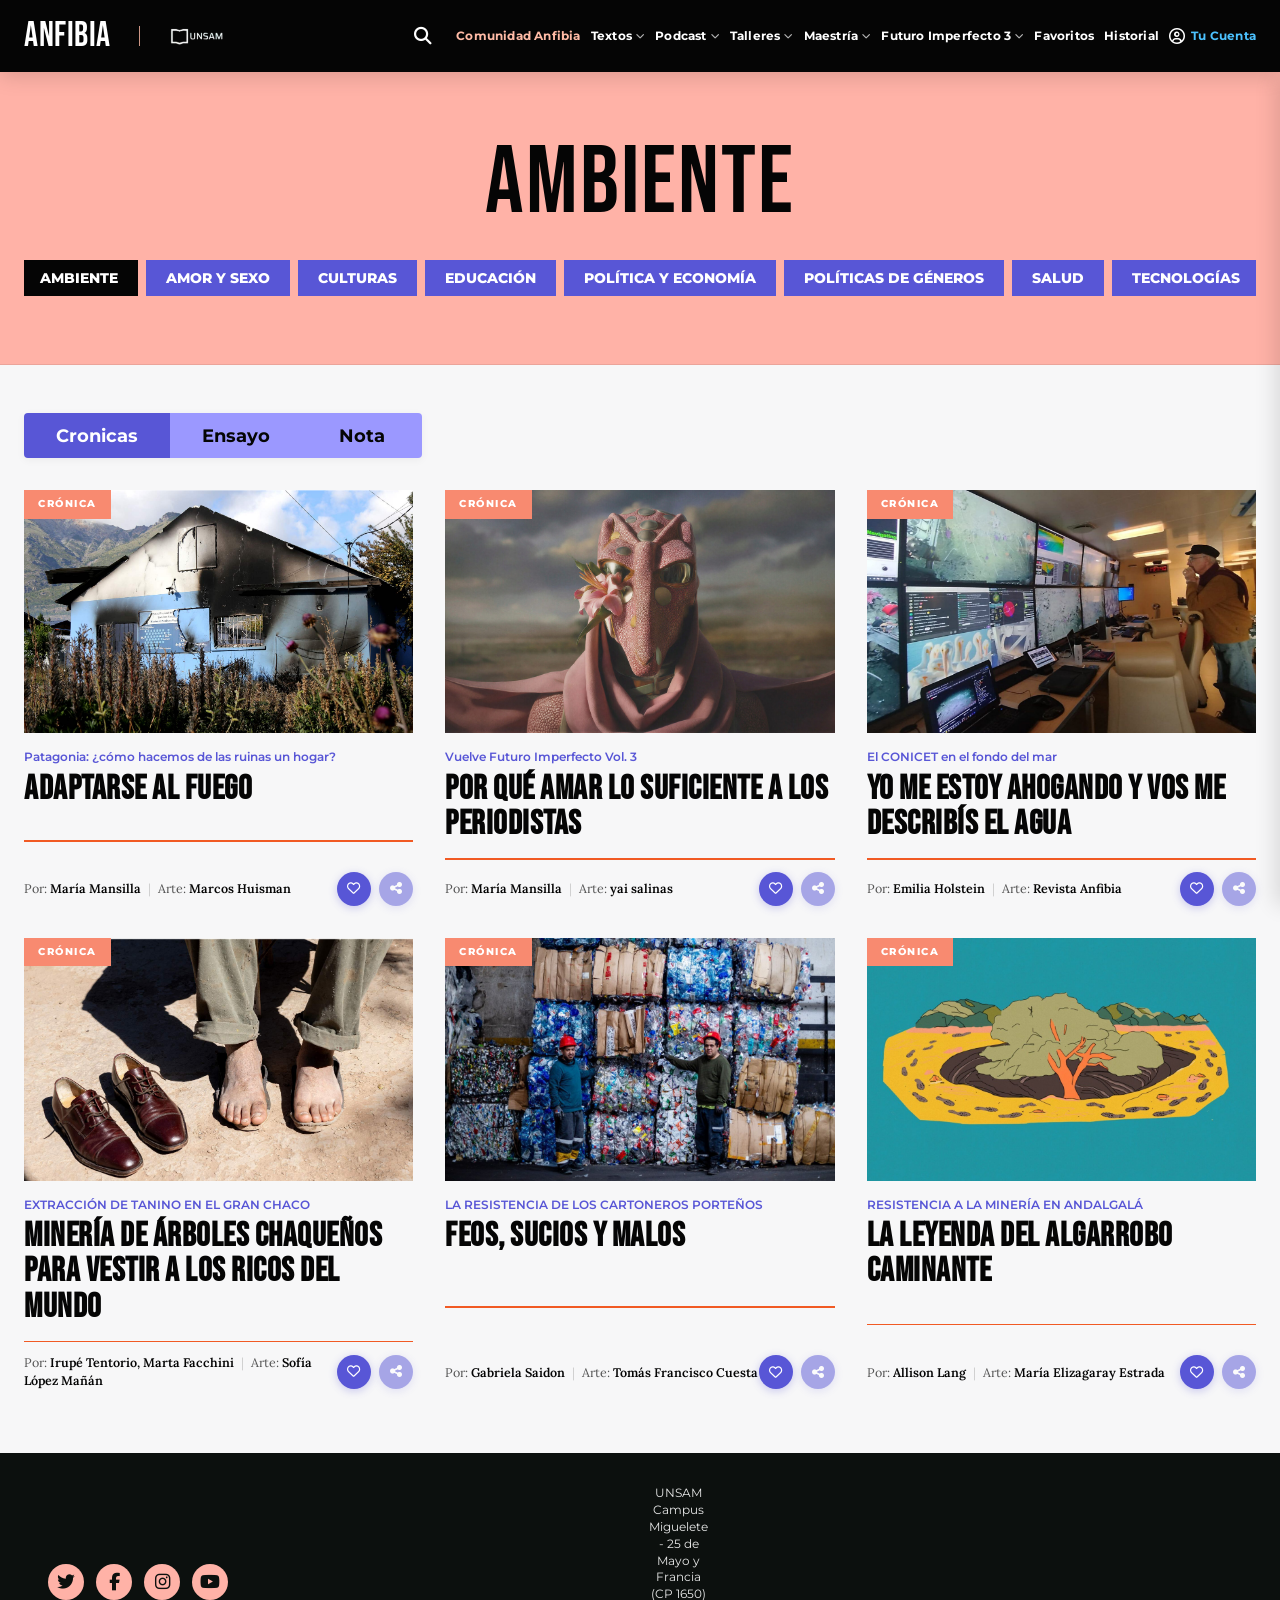
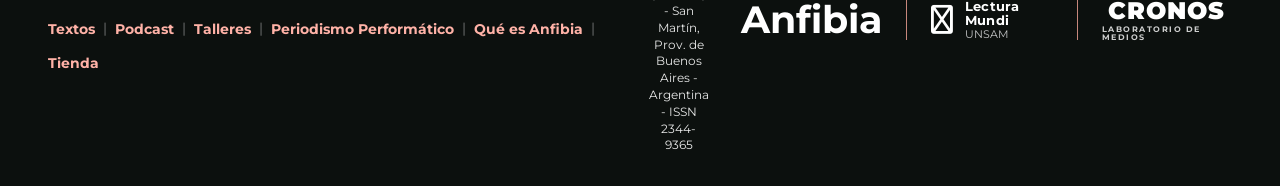
<file: textos.html>
﻿<!DOCTYPE html>
<html lang="es">

<head>
    <meta charset="UTF-8">
    <meta name="viewport" content="width=device-width, initial-scale=1.0">
    <title>Textos — Revista Anfibia</title>

    <link rel="preconnect" href="https://fonts.googleapis.com">
    <link rel="preconnect" href="https://fonts.gstatic.com" crossorigin>
    <link
        href="https://fonts.googleapis.com/css2?family=Bebas+Neue&family=Lora:ital,wght@0,400..700;1,400..700&family=Montserrat:wght@400;500;600;700;800&display=swap"
        rel="stylesheet">

    <link rel="stylesheet" href="https://cdnjs.cloudflare.com/ajax/libs/font-awesome/6.4.0/css/all.min.css">

    <link rel="stylesheet" href="style.css">
    <style>
        .category-panel {
            display: none;
    </style>
</head>

<body>


    <header class="main-header">
        <div class="header-container">
            <div class="header-left">
                <a href="index.html" class="brand-logo">Anfibia</a>
                <div class="header-divider"></div>
                <div class="unsam-badge">
                    <img src="img/unsam.png" alt="UNSAM" class="unsam-logo-img">
                </div>
                <div class="social-icons">
                    <a href="#" class="social-link" title="Twitter"><i class="fab fa-twitter"></i></a>
                    <a href="#" class="social-link" title="Facebook"><i class="fab fa-facebook-f"></i></a>
                    <a href="#" class="social-link" title="Instagram"><i class="fab fa-instagram"></i></a>
                    <a href="#" class="social-link" title="YouTube"><i class="fab fa-youtube"></i></a>
                </div>
            </div>

            <div class="header-right">
                <button class="search-btn" id="searchBtn" title="Buscar">
                    <i class="fas fa-search"></i>
                </button>
                <nav class="header-nav">
                    <ul class="nav-list">
                        <li><a href="#" class="nav-item special-link">Comunidad Anfibia</a></li>


                        <li class="nav-item-dropdown">
                            <a href="textos.html" class="nav-item active">Textos <i
                                    class="fas fa-chevron-down nav-chevron"></i></a>
                            <ul class="dropdown-menu">
                                <li><a href="textos.html?cat=ambiente">Ambiente</a></li>
                                <li><a href="textos.html?cat=amor-y-sexo">Amor y Sexo</a></li>
                                <li><a href="textos.html?cat=culturas">Cultura</a></li>
                                <li><a href="textos.html?cat=educacion">Educación</a></li>
                                <li><a href="textos.html?cat=politica-y-economia">Política y Economía</a></li>
                                <li><a href="textos.html?cat=salud">Salud</a></li>
                                <li><a href="textos.html?cat=tecnologias">Tecnología</a></li>
                                <li><a href="textos.html?cat=ambiente">Rosario</a></li>
                                <li><a href="#" class="nav-item nav-item-saved">Favoritos/Guardados</a></li>
                            </ul>
                        </li>


                        <li class="nav-item-dropdown">
                            <a href="#" class="nav-item">Podcast <i class="fas fa-chevron-down nav-chevron"></i></a>
                            <ul class="dropdown-menu">
                                <li><a href="#">Todos los Podcasts</a></li>
                            </ul>
                        </li>


                        <li class="nav-item-dropdown">
                            <a href="#" class="nav-item">Talleres <i class="fas fa-chevron-down nav-chevron"></i></a>
                            <ul class="dropdown-menu">
                                <li><a href="#">Ver más</a></li>
                            </ul>
                        </li>


                        <li class="nav-item-dropdown">
                            <a href="#" class="nav-item">Maestría <i class="fas fa-chevron-down nav-chevron"></i></a>
                            <ul class="dropdown-menu">
                                <li><a href="#">Inscripción</a></li>
                                <li><a href="#">Programa Completo</a></li>
                            </ul>
                        </li>


                        <li class="nav-item-dropdown">
                            <a href="#" class="nav-item">Futuro Imperfecto 3 <i
                                    class="fas fa-chevron-down nav-chevron"></i></a>
                            <ul class="dropdown-menu">
                                <li><a href="#">Volumen 1</a></li>
                                <li><a href="#">Volumen 2</a></li>
                                <li><a href="#">Volumen 3</a></li>
                            </ul>
                        </li>


                        <li><a href="#" class="nav-item nav-item-saved">Favoritos</a></li>


                        <li><a href="#" class="nav-item nav-item-history">Historial</a></li>


                        <li><a href="#" class="nav-item nav-item-account"><i class="far fa-user-circle"></i> Tu
                                Cuenta</a></li>
                    </ul>
                </nav>
                <button class="menu-toggle" id="menuToggle" title="Menú">
                    <i class="fas fa-bars"></i>
                </button>
            </div>
        </div>
    </header>


    <div class="search-overlay" id="searchOverlay">
        <div class="search-box">
            <input type="text" placeholder="Buscar crónicas, ensayos, autores..." id="searchInput">
            <button class="close-search" id="closeSearch"><i class="fas fa-times"></i></button>
        </div>
    </div>


    <div class="mobile-menu-drawer" id="mobileMenuDrawer">
        <div class="mobile-menu-body">
            <nav class="mobile-nav">
                <ul class="mobile-nav-list">

                    <li class="mobile-nav-item-dropdown">
                        <button class="mobile-dropdown-toggle">
                            <span class="item-text">.Textos</span>
                            <i class="fas fa-chevron-down toggle-icon"></i>
                        </button>
                        <ul class="mobile-dropdown-menu">
                            <li><a href="textos.html?cat=ambiente">Ambiente</a></li>
                            <li><a href="textos.html?cat=amor-y-sexo">Amor y Sexo</a></li>
                            <li><a href="textos.html?cat=culturas">Cultura</a></li>
                            <li><a href="textos.html?cat=educacion">Educación</a></li>
                            <li><a href="textos.html?cat=politica-y-economia">Política y Economía</a></li>
                            <li><a href="textos.html?cat=salud">Salud</a></li>
                            <li><a href="textos.html?cat=tecnologias">Tecnología</a></li>
                            <li><a href="textos.html?cat=ambiente">Rosario</a></li>
                            <li><a href="#" class="nav-item-saved">Favoritos/Guardados</a></li>
                        </ul>
                    </li>


                    <li class="mobile-nav-item-dropdown">
                        <button class="mobile-dropdown-toggle">
                            <span class="item-text">.Podcast</span>
                            <i class="fas fa-chevron-down toggle-icon"></i>
                        </button>
                        <ul class="mobile-dropdown-menu">
                            <li><a href="#">Todos los Podcasts</a></li>
                        </ul>
                    </li>


                    <li class="mobile-nav-item-dropdown">
                        <button class="mobile-dropdown-toggle">
                            <span class="item-text">.Talleres</span>
                            <i class="fas fa-chevron-down toggle-icon"></i>
                        </button>
                        <ul class="mobile-dropdown-menu">
                            <li><a href="#">Ver mas</a></li>
                        </ul>
                    </li>


                    <li class="mobile-nav-item-dropdown">
                        <button class="mobile-dropdown-toggle">
                            <span class="item-text">.Maestría</span>
                            <i class="fas fa-chevron-down toggle-icon"></i>
                        </button>
                        <ul class="mobile-dropdown-menu">
                            <li><a href="#">Inscripcion</a></li>
                            <li><a href="#">Programa Completo</a></li>
                        </ul>
                    </li>


                    <li class="mobile-nav-item-dropdown">
                        <button class="mobile-dropdown-toggle">
                            <span class="item-text">.Futuro Imperfecto 3</span>
                            <i class="fas fa-chevron-down toggle-icon"></i>
                        </button>
                        <ul class="mobile-dropdown-menu">
                            <li><a href="#">Volumen 1</a></li>
                            <li><a href="#">Volumen 2</a></li>
                            <li><a href="#">Volumen 3</a></li>
                        </ul>
                    </li>


                    <li class="mobile-nav-item-static">
                        <a href="#" class="mobile-static-link nav-item-saved">.Favoritos</a>
                    </li>


                    <li class="mobile-nav-item-static">
                        <a href="#" class="mobile-static-link nav-item-history">.Historial</a>
                    </li>

                    <li class="mobile-nav-spacing"></li>


                    <li class="mobile-nav-item-dropdown">
                        <button class="mobile-dropdown-toggle">
                            <span class="item-text">.Redes</span>
                            <i class="fas fa-chevron-down toggle-icon"></i>
                        </button>
                        <ul class="mobile-dropdown-menu">
                            <li><a href="#">.Twitter</a></li>
                            <li><a href="#">.Facebook</a></li>
                            <li><a href="#">.Instagram</a></li>
                            <li><a href="#">.YouTube</a></li>
                        </ul>
                    </li>


                    <li class="mobile-nav-item-static">
                        <a href="#" class="mobile-static-link">.Comunidad Anfibia</a>
                    </li>
                </ul>
            </nav>
        </div>

        <div class="mobile-menu-footer-account">
            <a href="#" class="mobile-account-btn">
                <i class="far fa-user-circle"></i>
                <span>Tu Cuenta Anfibia</span>
            </a>
        </div>
    </div>


    <div class="menu-backdrop" id="menuBackdrop"></div>


    <main>

        <section class="category-header-section">
            <h1 class="category-main-title" id="categoryTitle">Ambiente</h1>
            <div class="category-nav-wrapper">
                <ul class="category-nav-list">
                    <li><button class="category-nav-btn active" data-category="ambiente">Ambiente</button></li>
                    <li><button class="category-nav-btn" data-category="amor-y-sexo">Amor y Sexo</button></li>
                    <li><button class="category-nav-btn" data-category="culturas">Culturas</button></li>
                    <li><button class="category-nav-btn" data-category="educacion">Educación</button></li>
                    <li><button class="category-nav-btn" data-category="politica-y-economia">Política y
                            Economía</button></li>
                    <li><button class="category-nav-btn" data-category="politicas-de-generos">Políticas de
                            Géneros</button></li>
                    <li><button class="category-nav-btn" data-category="salud">Salud</button></li>
                    <li><button class="category-nav-btn" data-category="tecnologias">Tecnologías</button></li>
                </ul>
            </div>
        </section>


        <section class="anfibia-grid-section" style="max-width: 1400px; margin: 48px auto; padding: 0 24px;">


            <div class="ambiente-filter-container" id="filter-ambiente" style="display: none;">
                <div class="ambiente-filter-tabs">
                    <button class="filter-tab active" data-type="cronicas">Cronicas</button>
                    <button class="filter-tab" data-type="ensayo">Ensayo</button>
                    <button class="filter-tab" data-type="nota">Nota</button>
                </div>
            </div>


            <div class="anfibia-grid category-panel" id="panel-ambiente">

                <article class="anfibia-card">
                    <div class="card-img-container">
                        <a href="#">
                            <img src="img/aiargentina.png" alt="AI, Argentina" class="card-image">
                        </a>
                        <span class="card-badge-flush badge-ensayo">ENSAYO</span>
                    </div>
                    <div class="card-info">
                        <span class="card-kicker">Avanza el súper RIGI</span>
                        <h3 class="card-headline"><a href="#">¡AI, ARGENTINA!</a></h3>
                        <div class="card-divider-peach"></div>
                        <div class="card-meta-footer">
                            <div class="card-credits">
                                Por: <span class="credit-author">Mariano Caputo, Juan Ballestrin</span> <span
                                    class="credit-separator">|</span> Arte: <span class="credit-artist">María Elizagaray
                                    Estrada</span>
                            </div>
                            <div class="card-actions">
                                <button class="action-btn love-btn" title="Me gusta"><i
                                        class="far fa-heart"></i></button>
                                <button class="action-btn share-btn" title="Compartir"><i
                                        class="fas fa-share-alt"></i></button>
                            </div>
                        </div>
                    </div>
                </article>


                <article class="anfibia-card">
                    <div class="card-img-container">
                        <a href="patagonia.html">
                            <img src="img/patagonia.png" alt="Patagonia" class="card-image">
                        </a>
                        <span class="card-badge-flush badge-cronica">CRÓNICA</span>
                    </div>
                    <div class="card-info">
                        <span class="card-kicker">Patagonia: ¿cómo hacemos de las ruinas un hogar?</span>
                        <h3 class="card-headline"><a href="patagonia.html">ADAPTARSE AL FUEGO</a></h3>
                        <div class="card-divider-peach"></div>
                        <div class="card-meta-footer">
                            <div class="card-credits">
                                Por: <span class="credit-author">María Mansilla</span> <span
                                    class="credit-separator">|</span> Arte: <span class="credit-artist">Marcos
                                    Huisman</span>
                            </div>
                            <div class="card-actions">
                                <button class="action-btn love-btn" title="Me gusta"><i
                                        class="far fa-heart"></i></button>
                                <button class="action-btn share-btn" title="Compartir"><i
                                        class="fas fa-share-alt"></i></button>
                            </div>
                        </div>
                    </div>
                </article>


                <article class="anfibia-card">
                    <div class="card-img-container">
                        <a href="#">
                            <img src="img/alien.png" alt="Periodistas" class="card-image">
                        </a>
                        <span class="card-badge-flush badge-cronica">CRÓNICA</span>
                    </div>
                    <div class="card-info">
                        <span class="card-kicker">Vuelve Futuro Imperfecto Vol. 3</span>
                        <h3 class="card-headline"><a href="#">POR QUÉ AMAR LO SUFICIENTE A LOS PERIODISTAS</a></h3>
                        <div class="card-divider-peach"></div>
                        <div class="card-meta-footer">
                            <div class="card-credits">
                                Por: <span class="credit-author">María Mansilla</span> <span
                                    class="credit-separator">|</span> Arte: <span class="credit-artist">yai
                                    salinas</span>
                            </div>
                            <div class="card-actions">
                                <button class="action-btn love-btn" title="Me gusta"><i
                                        class="far fa-heart"></i></button>
                                <button class="action-btn share-btn" title="Compartir"><i
                                        class="fas fa-share-alt"></i></button>
                            </div>
                        </div>
                    </div>
                </article>


                <article class="anfibia-card more-textos-card" style="display: none;">
                    <div class="card-img-container">
                        <a href="#">
                            <img src="img/retirada.png" alt="La retirada de YPF" class="card-image">
                        </a>
                        <span class="card-badge-flush badge-ensayo">ENSAYO</span>
                    </div>
                    <div class="card-info">
                        <span class="card-kicker">La nueva estrategia petrolera</span>
                        <h3 class="card-headline"><a href="#">LA RETIRADA DE YPF</a></h3>
                        <div class="card-divider-peach"></div>
                        <div class="card-meta-footer">
                            <div class="card-credits">
                                Por: <span class="credit-author">Ignacio Cretini</span> <span
                                    class="credit-separator">|</span> Arte: <span class="credit-artist">Francesca
                                    Cantore</span>
                            </div>
                            <div class="card-actions">
                                <button class="action-btn love-btn" title="Me gusta"><i
                                        class="far fa-heart"></i></button>
                                <button class="action-btn share-btn" title="Compartir"><i
                                        class="fas fa-share-alt"></i></button>
                            </div>
                        </div>
                    </div>
                </article>


                <article class="anfibia-card more-textos-card" style="display: none;">
                    <div class="card-img-container">
                        <a href="#">
                            <img src="img/fuego.png" alt="Desigualdad inflamable" class="card-image">
                        </a>
                        <span class="card-badge-flush badge-ensayo">ENSAYO</span>
                    </div>
                    <div class="card-info">
                        <span class="card-kicker">Radiografía del fuego</span>
                        <h3 class="card-headline"><a href="#">LA DESIGUALDAD ES INFLAMABLE</a></h3>
                        <div class="card-divider-peach"></div>
                        <div class="card-meta-footer">
                            <div class="card-credits">
                                Por: <span class="credit-author">Maristella Svampa</span> <span
                                    class="credit-separator">|</span> Arte: <span class="credit-artist">Sebastián
                                    Angresano</span>
                            </div>
                            <div class="card-actions">
                                <button class="action-btn love-btn" title="Me gusta"><i
                                        class="far fa-heart"></i></button>
                                <button class="action-btn share-btn" title="Compartir"><i
                                        class="fas fa-share-alt"></i></button>
                            </div>
                        </div>
                    </div>
                </article>


                <article class="anfibia-card more-textos-card" style="display: none;">
                    <div class="card-img-container">
                        <a href="#">
                            <img src="img/pensar.png" alt="El CONICET en el fondo del mar" class="card-image">
                        </a>
                        <span class="card-badge-flush badge-cronica">CRÓNICA</span>
                    </div>
                    <div class="card-info">
                        <span class="card-kicker">El CONICET en el fondo del mar</span>
                        <h3 class="card-headline"><a href="#">YO ME ESTOY AHOGANDO Y VOS ME DESCRIBÍS EL AGUA</a></h3>
                        <div class="card-divider-peach"></div>
                        <div class="card-meta-footer">
                            <div class="card-credits">
                                Por: <span class="credit-author">Emilia Holstein</span> <span
                                    class="credit-separator">|</span> Arte: <span class="credit-artist">Revista
                                    Anfibia</span>
                            </div>
                            <div class="card-actions">
                                <button class="action-btn love-btn" title="Me gusta"><i
                                        class="far fa-heart"></i></button>
                                <button class="action-btn share-btn" title="Compartir"><i
                                        class="fas fa-share-alt"></i></button>
                            </div>
                        </div>
                    </div>
                </article>


                <article class="anfibia-card related-textos-card" style="display: none;">
                    <div class="card-img-container">
                        <a href="#">
                            <img src="img/pies.png" alt="Minería de árboles" class="card-image">
                        </a>
                        <span class="card-badge-flush badge-cronica">CRÓNICA</span>
                    </div>
                    <div class="card-info">
                        <span class="card-kicker">EXTRACCIÓN DE TANINO EN EL GRAN CHACO</span>
                        <h3 class="card-headline"><a href="#">MINERÍA DE ÁRBOLES CHAQUEÑOS PARA VESTIR A LOS RICOS DEL
                                MUNDO</a></h3>
                        <div class="card-divider-peach"></div>
                        <div class="card-meta-footer">
                            <div class="card-credits">
                                Por: <span class="credit-author">Irupé Tentorio, Marta Facchini</span> <span
                                    class="credit-separator">|</span> Arte: <span class="credit-artist">Sofía López
                                    Mañán</span>
                            </div>
                            <div class="card-actions">
                                <button class="action-btn love-btn" title="Me gusta"><i
                                        class="far fa-heart"></i></button>
                                <button class="action-btn share-btn" title="Compartir"><i
                                        class="fas fa-share-alt"></i></button>
                            </div>
                        </div>
                    </div>
                </article>


                <article class="anfibia-card related-textos-card" style="display: none;">
                    <div class="card-img-container">
                        <a href="#">
                            <img src="img/basura.png" alt="Feos, sucios y malos" class="card-image">
                        </a>
                        <span class="card-badge-flush badge-cronica">CRÓNICA</span>
                    </div>
                    <div class="card-info">
                        <span class="card-kicker">LA RESISTENCIA DE LOS CARTONEROS PORTEÑOS</span>
                        <h3 class="card-headline"><a href="#">FEOS, SUCIOS Y MALOS</a></h3>
                        <div class="card-divider-peach"></div>
                        <div class="card-meta-footer">
                            <div class="card-credits">
                                Por: <span class="credit-author">Gabriela Saidon</span> <span
                                    class="credit-separator">|</span> Arte: <span class="credit-artist">Tomás Francisco
                                    Cuesta</span>
                            </div>
                            <div class="card-actions">
                                <button class="action-btn love-btn" title="Me gusta"><i
                                        class="far fa-heart"></i></button>
                                <button class="action-btn share-btn" title="Compartir"><i
                                        class="fas fa-share-alt"></i></button>
                            </div>
                        </div>
                    </div>
                </article>


                <article class="anfibia-card related-textos-card" style="display: none;">
                    <div class="card-img-container">
                        <a href="#">
                            <img src="img/arbol.png" alt="La leyenda del algarrobo caminante" class="card-image">
                        </a>
                        <span class="card-badge-flush badge-cronica">CRÓNICA</span>
                    </div>
                    <div class="card-info">
                        <span class="card-kicker">RESISTENCIA A LA MINERÍA EN ANDALGALÁ</span>
                        <h3 class="card-headline"><a href="#">LA LEYENDA DEL ALGARROBO CAMINANTE</a></h3>
                        <div class="card-divider-peach"></div>
                        <div class="card-meta-footer">
                            <div class="card-credits">
                                Por: <span class="credit-author">Allison Lang</span> <span
                                    class="credit-separator">|</span> Arte: <span class="credit-artist">María Elizagaray
                                    Estrada</span>
                            </div>
                            <div class="card-actions">
                                <button class="action-btn love-btn" title="Me gusta"><i
                                        class="far fa-heart"></i></button>
                                <button class="action-btn share-btn" title="Compartir"><i
                                        class="fas fa-share-alt"></i></button>
                            </div>
                        </div>
                    </div>
                </article>


                <div class="annotation-card-home" style="display: none;">
                    <div class="annotation-card-header">
                        <span class="annotation-article-badge">CRÓNICA</span>
                        <a href="patagonia.html" class="annotation-article-link">ADAPTARSE AL FUEGO <i
                                class="fas fa-arrow-up-right-from-square"></i></a>
                    </div>
                    <blockquote class="annotation-quote">
                        "un buen cálculo para convivir con la naturaleza es el 3-30-300: ver al menos 3 árboles desde la
                        ventana de tu casa..."
                    </blockquote>
                    <div class="annotation-user-comment">
                        <div class="user-info">
                            <i class="fas fa-user-pen"></i>
                            <strong>Martina Ambientóloga</strong>
                            <span class="user-role">Lectora</span>
                        </div>
                        <p class="user-note">"Excelente regla urbanística. Si logramos aplicar la regla del 3-30-300 en
                            los asentamientos de interfase, no solo mejoramos la calidad de vida, sino que creamos
                            cinturones de amortiguación natural contra los incendios."</p>
                    </div>
                    <div class="annotation-card-footer">
                        <a href="patagonia.html#commentsList" class="btn-join-debate"><i class="fas fa-comments"></i>
                            Unirse al debate</a>
                        <button class="btn-ig-share"
                            onclick="showToast('Cita guardada. Abre la crónica para exportarla a Instagram.')"
                            title="Compartir en Instagram"><i class="fab fa-instagram"></i></button>
                    </div>
                </div>


                <div class="annotation-card-home" style="display: none;">
                    <div class="annotation-card-header">
                        <span class="annotation-article-badge">CRÓNICA</span>
                        <a href="patagonia.html" class="annotation-article-link">ADAPTARSE AL FUEGO <i
                                class="fas fa-arrow-up-right-from-square"></i></a>
                    </div>
                    <blockquote class="annotation-quote">
                        "En los 'meses de paz', las comunidades indígenas trabajan en la restauración del suelo, podan
                        las plantas..."
                    </blockquote>
                    <div class="annotation-user-comment">
                        <div class="user-info">
                            <i class="fas fa-user-pen"></i>
                            <strong>Guido Vecchi</strong>
                            <span class="user-role">Lector</span>
                        </div>
                        <p class="user-note">"Qué importante recuperar los saberes ancestrales sobre los ciclos
                            naturales para la preparación y cuidado del suelo. La resiliencia no se trata de inventar
                            todo de nuevo, sino de recordar lo que funcionaba antes."</p>
                    </div>
                    <div class="annotation-card-footer">
                        <a href="patagonia.html#commentsList" class="btn-join-debate"><i class="fas fa-comments"></i>
                            Unirse al debate</a>
                        <button class="btn-ig-share"
                            onclick="showToast('Cita guardada. Abre la crónica para exportarla a Instagram.')"
                            title="Compartir en Instagram"><i class="fab fa-instagram"></i></button>
                    </div>
                </div>


                <div class="annotation-card-home" style="display: none;">
                    <div class="annotation-card-header">
                        <span class="annotation-article-badge">CRÓNICA</span>
                        <a href="patagonia.html" class="annotation-article-link">ADAPTARSE AL FUEGO <i
                                class="fas fa-arrow-up-right-from-square"></i></a>
                    </div>
                    <blockquote class="annotation-quote">
                        "Cambió el sonido del viento. Desde la ventana de mi casa el viento se escuchaba como una
                        ola..."
                    </blockquote>
                    <div class="annotation-user-comment">
                        <div class="user-info">
                            <i class="fas fa-user-pen"></i>
                            <strong>Paula Rezzano</strong>
                            <span class="user-role">Lectora</span>
                        </div>
                        <p class="user-note">"El viento en la Patagonia ha cambiado de sonido porque el desastre
                            ecológico modificó la barrera física que constituían las copas de los árboles nativos. Qué
                            doloroso leer esto."</p>
                    </div>
                    <div class="annotation-card-footer">
                        <a href="patagonia.html#commentsList" class="btn-join-debate"><i class="fas fa-comments"></i>
                            Unirse al debate</a>
                        <button class="btn-ig-share"
                            onclick="showToast('Cita guardada. Abre la crónica para exportarla a Instagram.')"
                            title="Compartir en Instagram"><i class="fab fa-instagram"></i></button>
                    </div>
                </div>
            </div>


            <div class="anfibia-grid category-panel" id="panel-amor-y-sexo">
                <article class="anfibia-card">
                    <div class="card-img-container">
                        <a href="#">
                            <img src="img/noti3.png" alt="Yopitalismo" class="card-image">
                        </a>
                        <span class="card-badge-flush badge-cronica">CRÓNICA</span>
                    </div>
                    <div class="card-info">
                        <span class="card-kicker">Amor y consumo en la era digital</span>
                        <h3 class="card-headline"><a href="#">YOPITALISMO</a></h3>
                        <div class="card-divider-peach"></div>
                        <div class="card-meta-footer">
                            <div class="card-credits">
                                Por: <span class="credit-author">María Mansilla</span> <span
                                    class="credit-separator">|</span> Arte: <span class="credit-artist">Marcos
                                    Huisman</span>
                            </div>
                            <div class="card-actions">
                                <button class="action-btn love-btn" title="Me gusta"><i
                                        class="far fa-heart"></i></button>
                                <button class="action-btn share-btn" title="Compartir"><i
                                        class="fas fa-share-alt"></i></button>
                            </div>
                        </div>
                    </div>
                </article>
                <article class="anfibia-card">
                    <div class="card-img-container">
                        <a href="deudas.html">
                            <img src="img/noti2.png" alt="Deudas" class="card-image">
                        </a>
                        <span class="card-badge-flush badge-ensayo">ENSAYO</span>
                    </div>
                    <div class="card-info">
                        <span class="card-kicker">Economía familiar, política y democracia</span>
                        <h3 class="card-headline"><a href="deudas.html">EL SUELDO SE ME VA EN PAGAR LAS DEUDAS</a></h3>
                        <div class="card-divider-peach"></div>
                        <div class="card-meta-footer">
                            <div class="card-credits">
                                Por: <span class="credit-author">Ariel Wilkis</span> <span
                                    class="credit-separator">|</span> Arte: <span class="credit-artist">Flora
                                    Dunand</span>
                            </div>
                            <div class="card-actions">
                                <button class="action-btn love-btn" title="Me gusta"><i
                                        class="far fa-heart"></i></button>
                                <button class="action-btn share-btn" title="Compartir"><i
                                        class="fas fa-share-alt"></i></button>
                            </div>
                        </div>
                    </div>
                </article>
                <article class="anfibia-card">
                    <div class="card-img-container">
                        <a href="#">
                            <img src="img/baila.png" alt="Pogo bestial" class="card-image">
                        </a>
                        <span class="card-badge-flush badge-cronica">CRÓNICA</span>
                    </div>
                    <div class="card-info">
                        <span class="card-kicker">El pogo más grande del mundo</span>
                        <h3 class="card-headline"><a href="#">EL ÚLTIMO POGO BESTIAL CON JIJIJI</a></h3>
                        <div class="card-divider-peach"></div>
                        <div class="card-meta-footer">
                            <div class="card-credits">
                                Por: <span class="credit-author">Redacción Anfibia</span> <span
                                    class="credit-separator">|</span> Arte: <span class="credit-artist">Arte
                                    Anfibia</span>
                            </div>
                            <div class="card-actions">
                                <button class="action-btn love-btn" title="Me gusta"><i
                                        class="far fa-heart"></i></button>
                                <button class="action-btn share-btn" title="Compartir"><i
                                        class="fas fa-share-alt"></i></button>
                            </div>
                        </div>
                    </div>
                </article>
            </div>


            <div class="anfibia-grid category-panel" id="panel-culturas">
                <article class="anfibia-card">
                    <div class="card-img-container">
                        <a href="#">
                            <img src="img/indio1.png" alt="Indio 1" class="card-image">
                        </a>
                        <span class="card-badge-flush badge-cronica">CRÓNICA</span>
                    </div>
                    <div class="card-info">
                        <span class="card-kicker">Con el Indio se murió mi juventud</span>
                        <h3 class="card-headline"><a href="#">CON EL INDIO SE MURIÓ MI JUVENTUD</a></h3>
                        <div class="card-divider-peach"></div>
                        <div class="card-meta-footer">
                            <div class="card-credits">
                                Por: <span class="credit-author">Redacción Anfibia</span> <span
                                    class="credit-separator">|</span> Arte: <span class="credit-artist">Arte
                                    Anfibia</span>
                            </div>
                            <div class="card-actions">
                                <button class="action-btn love-btn" title="Me gusta"><i
                                        class="far fa-heart"></i></button>
                                <button class="action-btn share-btn" title="Compartir"><i
                                        class="fas fa-share-alt"></i></button>
                            </div>
                        </div>
                    </div>
                </article>
                <article class="anfibia-card">
                    <div class="card-img-container">
                        <a href="#">
                            <img src="img/indio2.png" alt="Indio 2" class="card-image">
                        </a>
                        <span class="card-badge-flush badge-cronica">CRÓNICA</span>
                    </div>
                    <div class="card-info">
                        <span class="card-kicker">El Indio nos dio un código</span>
                        <h3 class="card-headline"><a href="#">EL INDIO NOS DIO UN CÓDIGO</a></h3>
                        <div class="card-divider-peach"></div>
                        <div class="card-meta-footer">
                            <div class="card-credits">
                                Por: <span class="credit-author">Redacción Anfibia</span> <span
                                    class="credit-separator">|</span> Arte: <span class="credit-artist">Arte
                                    Anfibia</span>
                            </div>
                            <div class="card-actions">
                                <button class="action-btn love-btn" title="Me gusta"><i
                                        class="far fa-heart"></i></button>
                                <button class="action-btn share-btn" title="Compartir"><i
                                        class="fas fa-share-alt"></i></button>
                            </div>
                        </div>
                    </div>
                </article>
                <article class="anfibia-card">
                    <div class="card-img-container">
                        <a href="#">
                            <img src="img/indio3.png" alt="Indio 3" class="card-image">
                        </a>
                        <span class="card-badge-flush badge-cronica">CRÓNICA</span>
                    </div>
                    <div class="card-info">
                        <span class="card-kicker">La dicha no es una cosa alegre</span>
                        <h3 class="card-headline"><a href="#">LA DICHA NO ES UNA COSA ALEGRE</a></h3>
                        <div class="card-divider-peach"></div>
                        <div class="card-meta-footer">
                            <div class="card-credits">
                                Por: <span class="credit-author">Redacción Anfibia</span> <span
                                    class="credit-separator">|</span> Arte: <span class="credit-artist">Arte
                                    Anfibia</span>
                            </div>
                            <div class="card-actions">
                                <button class="action-btn love-btn" title="Me gusta"><i
                                        class="far fa-heart"></i></button>
                                <button class="action-btn share-btn" title="Compartir"><i
                                        class="fas fa-share-alt"></i></button>
                            </div>
                        </div>
                    </div>
                </article>
            </div>


            <div class="anfibia-grid category-panel" id="panel-educacion">
                <article class="anfibia-card">
                    <div class="card-img-container">
                        <a href="#">
                            <img src="img/gorro.png" alt="Sí hay plata" class="card-image">
                        </a>
                        <span class="card-badge-flush badge-ensayo">ENSAYO</span>
                    </div>
                    <div class="card-info">
                        <span class="card-kicker">Presupuesto universitario</span>
                        <h3 class="card-headline"><a href="#">SÍ HAY PLATA</a></h3>
                        <div class="card-divider-peach"></div>
                        <div class="card-meta-footer">
                            <div class="card-credits">
                                Por: <span class="credit-author">Mariano Caputo</span> <span
                                    class="credit-separator">|</span> Arte: <span class="credit-artist">Arte
                                    Anfibia</span>
                            </div>
                            <div class="card-actions">
                                <button class="action-btn love-btn" title="Me gusta"><i
                                        class="far fa-heart"></i></button>
                                <button class="action-btn share-btn" title="Compartir"><i
                                        class="fas fa-share-alt"></i></button>
                            </div>
                        </div>
                    </div>
                </article>
                <article class="anfibia-card">
                    <div class="card-img-container">
                        <a href="#">
                            <img src="img/much.png" alt="Aulas" class="card-image">
                        </a>
                        <span class="card-badge-flush badge-cronica">CRÓNICA</span>
                    </div>
                    <div class="card-info">
                        <span class="card-kicker">Las aulas de la resistencia</span>
                        <h3 class="card-headline"><a href="#">LAS AULAS DE LA RESISTENCIA</a></h3>
                        <div class="card-divider-peach"></div>
                        <div class="card-meta-footer">
                            <div class="card-credits">
                                Por: <span class="credit-author">Redacción Anfibia</span> <span
                                    class="credit-separator">|</span> Arte: <span class="credit-artist">Arte
                                    Anfibia</span>
                            </div>
                            <div class="card-actions">
                                <button class="action-btn love-btn" title="Me gusta"><i
                                        class="far fa-heart"></i></button>
                                <button class="action-btn share-btn" title="Compartir"><i
                                        class="fas fa-share-alt"></i></button>
                            </div>
                        </div>
                    </div>
                </article>
            </div>


            <div class="anfibia-grid category-panel" id="panel-politica-y-economia">
                <article class="anfibia-card">
                    <div class="card-img-container">
                        <a href="geopolitica.html">
                            <img src="img/gege.png" alt="Geopolitica" class="card-image">
                        </a>
                        <span class="card-badge-flush badge-cronica">CRÓNICA</span>
                    </div>
                    <div class="card-info">
                        <span class="card-kicker">La geopolítica del Mundial 2026</span>
                        <h3 class="card-headline"><a href="geopolitica.html">LA GEOPOLÍTICA DEL MUNDIAL 2026</a></h3>
                        <div class="card-divider-peach"></div>
                        <div class="card-meta-footer">
                            <div class="card-credits">
                                Por: <span class="credit-author">Redacción Anfibia</span> <span
                                    class="credit-separator">|</span> Arte: <span class="credit-artist">Arte
                                    Anfibia</span>
                            </div>
                            <div class="card-actions">
                                <button class="action-btn love-btn" title="Me gusta"><i
                                        class="far fa-heart"></i></button>
                                <button class="action-btn share-btn" title="Compartir"><i
                                        class="fas fa-share-alt"></i></button>
                            </div>
                        </div>
                    </div>
                </article>
                <article class="anfibia-card">
                    <div class="card-img-container">
                        <a href="#">
                            <img src="img/man.png" alt="Decepción" class="card-image">
                        </a>
                        <span class="card-badge-flush badge-ensayo">ENSAYO</span>
                    </div>
                    <div class="card-info">
                        <span class="card-kicker">La decepción de lo idílico</span>
                        <h3 class="card-headline"><a href="#">LA DECEPCIÓN DE LO IDÍLICO</a></h3>
                        <div class="card-divider-peach"></div>
                        <div class="card-meta-footer">
                            <div class="card-credits">
                                Por: <span class="credit-author">Redacción Anfibia</span> <span
                                    class="credit-separator">|</span> Arte: <span class="credit-artist">Arte
                                    Anfibia</span>
                            </div>
                            <div class="card-actions">
                                <button class="action-btn love-btn" title="Me gusta"><i
                                        class="far fa-heart"></i></button>
                                <button class="action-btn share-btn" title="Compartir"><i
                                        class="fas fa-share-alt"></i></button>
                            </div>
                        </div>
                    </div>
                </article>
            </div>


            <div class="anfibia-grid category-panel" id="panel-politicas-de-generos">
                <article class="anfibia-card">
                    <div class="card-img-container">
                        <a href="#">
                            <img src="img/hombre.png" alt="Géneros" class="card-image">
                        </a>
                        <span class="card-badge-flush badge-ensayo">ENSAYO</span>
                    </div>
                    <div class="card-info">
                        <span class="card-kicker">Políticas de género y debate</span>
                        <h3 class="card-headline"><a href="#">EL DEBATE PENDIENTE</a></h3>
                        <div class="card-divider-peach"></div>
                        <div class="card-meta-footer">
                            <div class="card-credits">
                                Por: <span class="credit-author">Redacción Anfibia</span> <span
                                    class="credit-separator">|</span> Arte: <span class="credit-artist">Arte
                                    Anfibia</span>
                            </div>
                            <div class="card-actions">
                                <button class="action-btn love-btn" title="Me gusta"><i
                                        class="far fa-heart"></i></button>
                                <button class="action-btn share-btn" title="Compartir"><i
                                        class="fas fa-share-alt"></i></button>
                            </div>
                        </div>
                    </div>
                </article>
            </div>


            <div class="anfibia-grid category-panel" id="panel-salud">
                <article class="anfibia-card">
                    <div class="card-img-container">
                        <a href="#">
                            <img src="img/hospi.png" alt="Enfermos" class="card-image">
                        </a>
                        <span class="card-badge-flush badge-ensayo">ENSAYO</span>
                    </div>
                    <div class="card-info">
                        <span class="card-kicker">El sistema de salud actual</span>
                        <h3 class="card-headline"><a href="#">ENFERMOS</a></h3>
                        <div class="card-divider-peach"></div>
                        <div class="card-meta-footer">
                            <div class="card-credits">
                                Por: <span class="credit-author">Redacción Anfibia</span> <span
                                    class="credit-separator">|</span> Arte: <span class="credit-artist">Arte
                                    Anfibia</span>
                            </div>
                            <div class="card-actions">
                                <button class="action-btn love-btn" title="Me gusta"><i
                                        class="far fa-heart"></i></button>
                                <button class="action-btn share-btn" title="Compartir"><i
                                        class="fas fa-share-alt"></i></button>
                            </div>
                        </div>
                    </div>
                </article>
                <article class="anfibia-card">
                    <div class="card-img-container">
                        <a href="#">
                            <img src="img/agua.png" alt="Vivir cien años" class="card-image">
                        </a>
                        <span class="card-badge-flush badge-cronica">CRÓNICA</span>
                    </div>
                    <div class="card-info">
                        <span class="card-kicker">Preparate para vivir cien años</span>
                        <h3 class="card-headline"><a href="#">PREPARATE PARA VIVIR CIEN AÑOS</a></h3>
                        <div class="card-divider-peach"></div>
                        <div class="card-meta-footer">
                            <div class="card-credits">
                                Por: <span class="credit-author">Redacción Anfibia</span> <span
                                    class="credit-separator">|</span> Arte: <span class="credit-artist">Arte
                                    Anfibia</span>
                            </div>
                            <div class="card-actions">
                                <button class="action-btn love-btn" title="Me gusta"><i
                                        class="far fa-heart"></i></button>
                                <button class="action-btn share-btn" title="Compartir"><i
                                        class="fas fa-share-alt"></i></button>
                            </div>
                        </div>
                    </div>
                </article>
            </div>


            <div class="anfibia-grid category-panel" id="panel-tecnologias">
                <article class="anfibia-card">
                    <div class="card-img-container">
                        <a href="#">
                            <img src="img/ojo.png" alt="Gemelo Digital" class="card-image">
                        </a>
                        <span class="card-badge-flush badge-ensayo">ENSAYO</span>
                    </div>
                    <div class="card-info">
                        <span class="card-kicker">Inteligencia Artificial y Sociedad</span>
                        <h3 class="card-headline"><a href="#">GEMELO DIGITAL</a></h3>
                        <div class="card-divider-peach"></div>
                        <div class="card-meta-footer">
                            <div class="card-credits">
                                Por: <span class="credit-author">Redacción Anfibia</span> <span
                                    class="credit-separator">|</span> Arte: <span class="credit-artist">Arte
                                    Anfibia</span>
                            </div>
                            <div class="card-actions">
                                <button class="action-btn love-btn" title="Me gusta"><i
                                        class="far fa-heart"></i></button>
                                <button class="action-btn share-btn" title="Compartir"><i
                                        class="fas fa-share-alt"></i></button>
                            </div>
                        </div>
                    </div>
                </article>
                <article class="anfibia-card">
                    <div class="card-img-container">
                        <a href="#">
                            <img src="img/estatua.png" alt="IA Latinoamericana" class="card-image">
                        </a>
                        <span class="card-badge-flush badge-ensayo">ENSAYO</span>
                    </div>
                    <div class="card-info">
                        <span class="card-kicker">Desarrollo tecnológico regional</span>
                        <h3 class="card-headline"><a href="#">UNA IA LATINOAMERICANA ES POSIBLE</a></h3>
                        <div class="card-divider-peach"></div>
                        <div class="card-meta-footer">
                            <div class="card-credits">
                                Por: <span class="credit-author">Redacción Anfibia</span> <span
                                    class="credit-separator">|</span> Arte: <span class="credit-artist">Arte
                                    Anfibia</span>
                            </div>
                            <div class="card-actions">
                                <button class="action-btn love-btn" title="Me gusta"><i
                                        class="far fa-heart"></i></button>
                                <button class="action-btn share-btn" title="Compartir"><i
                                        class="fas fa-share-alt"></i></button>
                            </div>
                        </div>
                    </div>
                </article>
            </div>


            <div class="load-more-container">
                <button class="load-more-btn">Ver Más</button>
            </div>
        </section>
    </main>


    <footer class="main-footer">
        <div class="footer-new-wide-container">

            <div class="footer-left-block">

                <div class="footer-social-row">
                    <a href="#" class="social-circle" title="Twitter"><i class="fab fa-twitter"></i></a>
                    <a href="#" class="social-circle" title="Facebook"><i class="fab fa-facebook-f"></i></a>
                    <a href="#" class="social-circle" title="Instagram"><i class="fab fa-instagram"></i></a>
                    <a href="#" class="social-circle" title="YouTube"><i class="fab fa-youtube"></i></a>
                </div>


                <ul class="footer-nav-links font-ui">
                    <li><a href="textos.html">Textos</a></li>
                    <li class="link-sep">|</li>
                    <li><a href="#">Podcast</a></li>
                    <li class="link-sep">|</li>
                    <li><a href="#">Talleres</a></li>
                    <li class="link-sep">|</li>
                    <li><a href="#">Periodismo Performático</a></li>
                    <li class="link-sep">|</li>
                    <li><a href="#">Qué es Anfibia</a></li>
                    <li class="link-sep">|</li>
                    <li><a href="#">Tienda</a></li>
                </ul>
            </div>


            <div class="footer-center-block">
                <div class="footer-legal-info">
                    UNSAM Campus Miguelete - 25 de Mayo y Francia (CP 1650) - San Martín, Prov. de Buenos Aires -
                    Argentina - ISSN 2344-9365
                </div>
            </div>


            <div class="footer-right-logos-block">
                <div class="footer-brand-logo font-literary">Anfibia</div>
                <div class="footer-vertical-divider"></div>
                <div class="footer-lectura-mundi">
                    <i class="fa-regular fa-book-open"></i>
                    <div class="lectura-mundi-text">
                        <span class="title">Lectura Mundi</span>
                        <span class="sub">UNSAM</span>
                    </div>
                </div>
                <div class="footer-vertical-divider"></div>
                <div class="footer-cronos">
                    <span class="cronos-title font-ui">cronos</span>
                    <span class="cronos-subtitle">LABORATORIO DE MEDIOS</span>
                </div>
            </div>
        </div>
    </footer>


    <div class="auth-modal-overlay" id="authModal">
        <div class="auth-modal-card">
            <div class="auth-modal-grid">

                <div class="auth-modal-form-col">

                    <div class="auth-panel active" id="authPanelLogin">
                        <div class="auth-header">
                            <h3 class="auth-header-title">Inicia tu sesión Anfibia</h3>
                            <button class="auth-close-btn" id="closeAuthModalLogin">&times;</button>
                        </div>
                        <div class="auth-body">
                            <div class="auth-form-group">
                                <label class="auth-label" for="authLoginUser">Gmail o Nombre de Usuario:</label>
                                <input type="text" class="auth-input" id="authLoginUser"
                                    placeholder="ejemplo@gmail.com">
                            </div>
                            <div class="auth-form-group">
                                <label class="auth-label" for="authLoginPassword">Contraseña:</label>
                                <input type="password" class="auth-input" id="authLoginPassword" placeholder="••••••••">
                            </div>
                            <a href="#" class="auth-forgot-link">Olvidadte tu contraseña?</a>
                            <div class="auth-action-row">
                                <button class="auth-btn-primary" id="btnSubmitLogin">Ingresar</button>
                            </div>
                            <div class="auth-divider-container">
                                <div class="auth-divider"></div>
                                <div class="auth-divider-label">Aún no tienes tu cuenta?</div>
                                <button class="auth-btn-secondary" id="btnGoToRegister">Creá tu cuenta Anfibia</button>
                            </div>
                        </div>
                    </div>


                    <div class="auth-panel" id="authPanelRegister">
                        <div class="auth-header">
                            <h3 class="auth-header-title">Crea tu cuenta Anfibia</h3>
                            <button class="auth-close-btn" id="closeAuthModalRegister">&times;</button>
                        </div>
                        <div class="auth-body">
                            <div class="auth-form-group">
                                <label class="auth-label" for="authRegisterUsername">Nombre de Usuario:</label>
                                <input type="text" class="auth-input" id="authRegisterUsername" placeholder="TuUsuario">
                            </div>
                            <div class="auth-form-group">
                                <label class="auth-label" for="authRegisterEmail">Gmail:</label>
                                <input type="email" class="auth-input" id="authRegisterEmail"
                                    placeholder="usuario@gmail.com">
                            </div>
                            <div class="auth-form-group">
                                <label class="auth-label" for="authRegisterPassword">Contraseña:</label>
                                <input type="password" class="auth-input" id="authRegisterPassword"
                                    placeholder="••••••••">
                            </div>
                            <div class="auth-action-row">
                                <button class="auth-btn-primary" id="btnSubmitRegister">Registrarse</button>
                            </div>
                            <div style="text-align: center; margin-top: 10px;">
                                <a href="#" class="auth-switch-link" id="btnGoToLogin">Ya tengo cuenta, iniciar
                                    sesión</a>
                            </div>
                        </div>
                    </div>


                    <div class="auth-panel" id="authPanelLoginSuccess">
                        <div class="auth-success-panel">
                            <h2 class="auth-success-title">Bienvenido de nuevo</h2>
                            <p class="auth-success-subtitle">Esperamos tus comentarios y anotaciones</p>
                            <button class="auth-btn-success" id="btnStartSession">Comenzar</button>
                        </div>
                    </div>


                    <div class="auth-panel" id="authPanelRegisterSuccess">
                        <div class="auth-success-panel">
                            <h2 class="auth-success-title">Gracias por registrarte</h2>
                            <p class="auth-success-subtitle">Esperamos tus comentarios y anotaciones</p>
                            <button class="auth-btn-success" id="btnStartRegister">Comenzar</button>
                        </div>
                    </div>
                </div>

                <div class="auth-modal-sidebar-col">
                    <div class="auth-sidebar-logo">Anfibia</div>
                    <img src="img/unsam.png" alt="UNSAM" class="auth-sidebar-unsam">
                    <p class="auth-sidebar-text">El periodismo narrativo y la ciencia se encuentran en tu cuenta.
                        Regístrate para comentar, debatir y guardar tus lecturas favoritas.</p>
                </div>
            </div>
        </div>
    </div>


    <div class="favorites-drawer-overlay" id="favoritesDrawerOverlay">
        <div class="favorites-drawer" id="favoritesDrawer">
            <div class="favorites-drawer-header">
                <h3 class="favorites-drawer-title">Mis Favoritos</h3>
                <button class="favorites-drawer-close" id="closeFavoritesDrawer">&times;</button>
            </div>
            <div class="favorites-drawer-body">
                <div class="favorites-list" id="favoritesList">

                </div>
            </div>
        </div>
    </div>


    <div class="history-drawer-overlay" id="historyDrawerOverlay">
        <div class="history-drawer" id="historyDrawer">
            <div class="history-drawer-header">
                <div class="history-drawer-title-row">
                    <h3 class="history-drawer-title">Historial de Lectura</h3>
                    <button class="btn-clear-all-history" id="btnClearAllHistory">Limpiar</button>
                </div>
                <button class="history-drawer-close" id="closeHistoryDrawer">&times;</button>
            </div>
            <div class="history-drawer-body">
                <div class="history-list" id="historyList">

                </div>
            </div>
        </div>
    </div>


    <div class="scroll-restore-toast" id="scrollRestoreToast">
        <span id="scrollRestoreMsg">Restaurando tu lectura...</span>
        <button class="btn-toast-restart" id="btnToastRestart">Ir al inicio</button>
        <button class="close-toast" id="closeRestoreToast">&times;</button>
    </div>


    <div class="toast-notification" id="toast">
        <i class="fas fa-link"></i> <span id="toastMessage">Enlace copiado al portapapeles!</span>
    </div>


    <script src="script.js"></script>


    <script>
        document.addEventListener('DOMContentLoaded', () => {
            const categoryPanels = document.querySelectorAll('.category-panel');
            const categoryButtons = document.querySelectorAll('.category-nav-btn');
            const categoryTitle = document.getElementById('categoryTitle');
            const loadMoreContainer = document.querySelector('.load-more-container');
            const loadMoreBtn = document.querySelector('.load-more-btn');


            const filterTabs = document.querySelectorAll('.filter-tab');

            function applyFilter() {
                const activeTab = document.querySelector('.filter-tab.active');
                if (!activeTab) return;
                const type = activeTab.getAttribute('data-type');

                const panel = document.getElementById('panel-ambiente');
                if (!panel) return;

                const cards = panel.querySelectorAll('.anfibia-card, .annotation-card-home');
                cards.forEach(card => {
                    let cardType = '';
                    if (card.classList.contains('annotation-card-home')) {
                        cardType = 'nota';
                    } else {
                        const badgeEl = card.querySelector('.card-badge-flush');
                        const badgeText = badgeEl ? badgeEl.textContent.trim().toLowerCase() : '';

                        if (badgeText.includes('crónica') || badgeText.includes('cronica')) {
                            cardType = 'cronicas';
                        } else if (badgeText.includes('ensayo')) {
                            cardType = 'ensayo';
                        } else if (badgeText.includes('nota')) {
                            cardType = 'nota';
                        }
                    }

                    if (cardType === type) {
                        card.style.display = 'flex';
                        card.style.opacity = '1';
                    } else {
                        card.style.display = 'none';
                        card.style.opacity = '0';
                    }
                });

                if (loadMoreContainer) {
                    loadMoreContainer.style.display = 'none';
                }
            }

            filterTabs.forEach(tab => {
                tab.addEventListener('click', () => {
                    filterTabs.forEach(t => t.classList.remove('active'));
                    tab.classList.add('active');
                    applyFilter();
                });
            });

            function showCategory(category) {
                categoryPanels.forEach(panel => {
                    panel.style.display = 'none';
                });

                const activePanel = document.getElementById(`panel-${category}`);
                if (activePanel) {
                    activePanel.style.display = 'grid';

                    const hiddenCards = activePanel.querySelectorAll('.more-textos-card');
                    hiddenCards.forEach(card => {
                        card.style.display = 'none';
                        card.style.opacity = '0';
                    });

                    const relatedCards = activePanel.querySelectorAll('.related-textos-card');
                    relatedCards.forEach(card => {
                        card.style.display = 'none';
                        card.style.opacity = '0';
                    });

                    if (hiddenCards.length > 0 || relatedCards.length > 0) {
                        loadMoreContainer.style.display = 'flex';
                        loadMoreBtn.textContent = 'Ver Más';
                    } else {
                        loadMoreContainer.style.display = 'none';
                    }
                }

                categoryButtons.forEach(btn => {
                    const btnCat = btn.getAttribute('data-category');
                    if (btnCat === category) {
                        btn.classList.add('active');
                        categoryTitle.textContent = btn.textContent;
                    } else {
                        btn.classList.remove('active');
                    }
                });

                const filterBar = document.getElementById('filter-ambiente');
                if (filterBar) {
                    filterBar.style.display = (category === 'ambiente') ? 'flex' : 'none';
                    if (category === 'ambiente') {
                        applyFilter();
                    }
                }
            }

            if (loadMoreBtn) {
                loadMoreBtn.addEventListener('click', (e) => {
                    e.preventDefault();
                    const activePanel = document.querySelector('.category-panel[style*="display: grid"]');
                    if (!activePanel) return;

                    const hiddenCards = activePanel.querySelectorAll('.more-textos-card');
                    const relatedCards = activePanel.querySelectorAll('.related-textos-card');
                    const currentText = loadMoreBtn.textContent.trim();

                    if (currentText === 'Ver Más') {
                        if (hiddenCards.length > 0) {
                            hiddenCards.forEach(card => {
                                card.style.display = 'flex';
                                setTimeout(() => {
                                    card.style.opacity = '1';
                                }, 10);
                            });
                        }

                        if (relatedCards.length > 0) {
                            loadMoreBtn.textContent = 'Ver Crónicas Relacionadas';
                        } else {
                            loadMoreBtn.textContent = 'Ver Menos';
                        }

                        if (typeof showToast === 'function') {
                            showToast("Mostrando artículos adicionales");
                        }
                    } else if (currentText === 'Ver Crónicas Relacionadas') {
                        if (relatedCards.length > 0) {
                            relatedCards.forEach(card => {
                                card.style.display = 'flex';
                                setTimeout(() => {
                                    card.style.opacity = '1';
                                }, 10);
                            });
                        }

                        loadMoreBtn.textContent = 'Cerrar Archivo';

                        if (typeof showToast === 'function') {
                            showToast("Abriendo crónicas relacionadas");
                        }
                    } else {
                        if (hiddenCards.length > 0) {
                            hiddenCards.forEach(card => {
                                card.style.display = 'none';
                                card.style.opacity = '0';
                            });
                        }
                        if (relatedCards.length > 0) {
                            relatedCards.forEach(card => {
                                card.style.display = 'none';
                                card.style.opacity = '0';
                            });
                        }

                        loadMoreBtn.textContent = 'Ver Más';

                        if (typeof showToast === 'function') {
                            showToast("Cerrando archivo");
                        }
                    }
                });
            }

            categoryButtons.forEach(btn => {
                btn.addEventListener('click', () => {
                    const category = btn.getAttribute('data-category');
                    showCategory(category);

                    const url = new URL(window.location);
                    url.searchParams.set('cat', category);
                    window.history.pushState({}, '', url);
                });
            });

            const params = new URLSearchParams(window.location.search);
            const initialCategory = params.get('cat') || 'ambiente';
            showCategory(initialCategory);
        });
    </script>
</body>

</html>
</file>
<file: style.css>
:root {
    --color-black: #050505;
    --color-dark-gray: #121212;
    --color-medium-gray: #7b7b7b;
    --color-light-gray: #f7f7f8;
    --color-border-gray: #e5e5e7;
    --color-white: #ffffff;


    --color-anfibia-peach: #f15a24;
    --color-anfibia-peach-hover: #ff7543;
    --color-anfibia-purple: #5856d6;
    --color-anfibia-purple-hover: #4543b5;


    --font-heading: 'Bebas Neue', sans-serif;
    --font-ui: 'Montserrat', sans-serif;
    --font-literary: 'Lora', Georgia, serif;


    --transition-smooth: all 0.3s cubic-bezier(0.25, 0.8, 0.25, 1);
    --transition-fast: all 0.15s ease;
}

*,
*::before,
*::after {
    box-sizing: border-box;
    margin: 0;
    padding: 0;
}

body {
    font-family: var(--font-ui);
    background-color: var(--color-light-gray);
    color: var(--color-black);
    line-height: 1.6;
    width: 100%;
    overflow-x: hidden;
    -webkit-font-smoothing: antialiased;
}

a {
    color: inherit;
    text-decoration: none;
    transition: var(--transition-fast);
}

button {
    font-family: inherit;
    border: none;
    background: none;
    cursor: pointer;
    outline: none;
    transition: var(--transition-fast);
}

.main-header {
    background-color: var(--color-black);
    color: var(--color-white);
    position: sticky;
    top: 0;
    z-index: 105;
    box-shadow: 0 4px 20px rgba(0, 0, 0, 0.15);
}

.header-container {
    max-width: 1400px;
    margin: 0 auto;
    padding: 0 24px;
    height: 72px;
    display: flex;
    align-items: center;
    justify-content: space-between;
}

.header-left {
    display: flex;
    align-items: center;
    gap: 16px;
}

.brand-logo {
    font-family: var(--font-heading);
    font-size: 2.2rem;
    letter-spacing: 0.5px;
    color: var(--color-white);
    line-height: 1;
    transition: var(--transition-smooth);
}

.brand-logo:hover {
    color: var(--color-anfibia-peach);
    transform: scale(1.02);
}

.unsam-badge {
    display: flex;
    align-items: center;
    transition: var(--transition-smooth);
}

.unsam-badge:hover {
    transform: scale(1.05);
}

.unsam-logo-img {
    height: 22px;
    width: auto;
    display: block;
}

.header-divider {
    width: 1px;
    height: 20px;
    background-color: #ffbba6;

    margin: 0 12px;
    opacity: 0.8;
}

.social-icons {
    display: flex;
    gap: 8px;
    margin-left: 8px;
}

.social-link {
    display: flex;
    align-items: center;
    justify-content: center;
    width: 26px;
    height: 26px;
    background-color: #ffbba6;

    color: var(--color-black);

    border-radius: 50%;
    font-size: 0.75rem;
    transition: var(--transition-smooth);
}

.social-link:hover {
    background-color: var(--color-white);
    color: var(--color-black);
    transform: translateY(-2px);
}

.header-nav {
    height: 100%;
}

.nav-list {
    display: flex;
    align-items: center;
    list-style: none;
    height: 100%;
    gap: 14px;
}

.nav-item {
    font-size: 0.8rem;
    font-weight: 700;
    text-transform: none;
    letter-spacing: 0.2px;
    color: var(--color-white);
    padding: 8px 0;
    position: relative;
    display: inline-flex;
    align-items: center;
}

.nav-item::after {
    content: '';
    position: absolute;
    bottom: 0;
    left: 0;
    width: 0;
    height: 2px;
    background-color: #ffbba6;
    transition: var(--transition-smooth);
}

.nav-item:hover::after {
    width: 100%;
}

.nav-item.special-link {
    color: #ffbba6;
}

.nav-item.nav-item-account {
    color: #4cc2ff;
}

.nav-item.nav-item-account i {
    margin-right: 6px;
    font-size: 1rem;
    color: var(--color-white);
}

.nav-item.special-link::after {
    background-color: var(--color-white);
}

.header-right {
    display: flex;
    align-items: center;
    gap: 16px;
}

.search-btn,
.menu-toggle {
    color: var(--color-white);
    font-size: 1.1rem;
    padding: 8px;
    border-radius: 50%;
    display: flex;
    align-items: center;
    justify-content: center;
}

.search-btn:hover,
.menu-toggle:hover {
    color: var(--color-anfibia-peach);
    transform: scale(1.15);
}

.search-overlay {
    position: fixed;
    top: 0;
    left: 0;
    width: 100%;
    height: 100%;
    background-color: rgba(5, 5, 5, 0.98);
    z-index: 101;
    display: flex;
    align-items: center;
    justify-content: center;
    opacity: 0;
    pointer-events: none;
    transition: var(--transition-smooth);
}

.search-overlay.active {
    opacity: 1;
    pointer-events: auto;
}

.search-box {
    width: 80%;
    max-width: 600px;
    display: flex;
    align-items: center;
    border-bottom: 2px solid var(--color-white);
    padding: 8px 0;
}

.search-box input {
    width: 100%;
    background: transparent;
    border: none;
    outline: none;
    color: var(--color-white);
    font-size: 1.5rem;
    font-family: var(--font-ui);
}

.close-search {
    color: var(--color-white);
    font-size: 1.8rem;
    padding: 0 8px;
}

.close-search:hover {
    color: var(--color-anfibia-peach);
}

.editorial-container {
    max-width: 1400px;
    margin: 32px auto;
    padding: 0 24px;
    display: flex;
    flex-direction: column;
    gap: 48px;
}

.hero-slider-section {
    position: relative;
    background-color: var(--color-black);
    height: calc(100vh - 72px);
    min-height: 550px;
    width: 100%;
    overflow: hidden;
    box-shadow: 0 4px 20px rgba(0, 0, 0, 0.15);
}

.slider-wrapper {
    position: relative;
    width: 100%;
    height: 100%;
}

.slide {
    position: absolute;
    top: 0;
    left: 0;
    width: 100%;
    height: 100%;
    opacity: 0;
    visibility: hidden;
    transition: opacity 0.8s ease-in-out, visibility 0.8s ease-in-out;
    display: flex;
    flex-direction: column;
    justify-content: center;
    align-items: center;
    text-align: center;
}

.slide.active {
    opacity: 1;
    visibility: visible;
    z-index: 2;
}

.slide-image-container {
    position: absolute;
    top: 0;
    left: 0;
    width: 100%;
    height: 100%;
    z-index: 1;
    overflow: hidden;
}

.slide-image {
    width: 100%;
    height: 100%;
    object-fit: cover;
    object-position: center;
    transition: transform 6s cubic-bezier(0.25, 1, 0.5, 1);
}

.slide.active .slide-image {
    transform: scale(1.08);
}

.slide-overlay {
    position: absolute;
    top: 0;
    left: 0;
    width: 100%;
    height: 100%;
    background: linear-gradient(to bottom,
            rgba(0, 0, 0, 0.1) 0%,
            rgba(0, 0, 0, 0.5) 50%,
            rgba(0, 0, 0, 0.85) 100%);
    z-index: 2;
}

.slide-badge {
    position: absolute;
    top: 20px;
    left: 20px;
    background-color: #ffbba6;
    color: var(--color-black);
    padding: 6px 12px;
    font-size: 0.65rem;
    font-weight: 800;
    letter-spacing: 1.5px;
    text-transform: uppercase;
    border-radius: 3px;
    z-index: 3;
    box-shadow: 0 4px 10px rgba(0, 0, 0, 0.3);
}

.slide-content {
    position: relative;
    z-index: 3;
    padding: 40px;
    color: var(--color-white);
    max-width: 800px;
}

.slide-category {
    font-size: 0.85rem;
    font-weight: 700;
    color: #ffbba6;
    letter-spacing: 1.5px;
    text-transform: uppercase;
    display: inline-block;
    margin-bottom: 12px;
    animation: fadeInUp 0.5s ease both;
}

.slide-title {
    font-family: var(--font-heading);
    font-size: 4rem;
    line-height: 0.95;
    letter-spacing: 0.5px;
    margin-bottom: 16px;
    text-transform: uppercase;
    text-shadow: 0 2px 10px rgba(0, 0, 0, 0.5);
    animation: fadeInUp 0.7s ease both 0.1s;
}

.slide-meta {
    font-family: var(--font-literary);
    font-size: 1rem;
    color: #e5e5e7;
    animation: fadeInUp 0.9s ease both 0.2s;
}

.slide-meta strong {
    color: var(--color-white);
}

.slide-meta .separator {
    margin: 0 8px;
    color: var(--color-medium-gray);
}

.slider-btn {
    position: absolute;
    top: 50%;
    transform: translateY(-50%);
    width: 44px;
    height: 44px;
    border: 1.5px solid rgba(255, 255, 255, 0.4);
    background-color: rgba(0, 0, 0, 0.3);
    color: var(--color-white);
    display: flex;
    align-items: center;
    justify-content: center;
    font-size: 1rem;
    z-index: 4;
    transition: var(--transition-smooth);
}

.slider-btn:hover {
    background-color: var(--color-white);
    border-color: var(--color-white);
    color: var(--color-black);
}

.slider-btn.prev {
    left: 20px;
}

.slider-btn.next {
    right: 20px;
}

.slider-dots {
    position: absolute;
    bottom: 20px;
    right: 40px;
    display: flex;
    gap: 8px;
    z-index: 4;
}

.dot {
    width: 8px;
    height: 8px;
    background-color: rgba(255, 255, 255, 0.4);
    border-radius: 50%;
    cursor: pointer;
    transition: var(--transition-smooth);
}

.dot.active {
    background-color: #ffbba6;
    transform: scale(1.3);
}

.bottom-grid-section {
    margin-top: 16px;
}

.section-title-wrapper {
    display: flex;
    align-items: center;
    gap: 16px;
    margin-bottom: 28px;
}

.section-title {
    font-size: 1rem;
    font-weight: 800;
    letter-spacing: 1.5px;
    color: var(--color-black);
    white-space: nowrap;
}

.title-line {
    flex-grow: 1;
    height: 1px;
    background-color: var(--color-border-gray);
}

.articles-grid {
    display: grid;
    grid-template-columns: repeat(3, 1fr);
    gap: 24px;
}

.grid-card {
    background-color: var(--color-white);
    border-radius: 8px;
    overflow: hidden;
    border: 1px solid var(--color-border-gray);
    box-shadow: 0 4px 15px rgba(0, 0, 0, 0.02);
    display: flex;
    flex-direction: column;
    transition: var(--transition-smooth);
}

.grid-card:hover {
    transform: translateY(-8px);
    box-shadow: 0 12px 30px rgba(0, 0, 0, 0.08);
    border-color: var(--color-medium-gray);
}

.grid-card-img-wrapper {
    position: relative;
    width: 100%;
    padding-top: 56.25%;

    background-color: var(--color-dark-gray);
    overflow: hidden;
}

.grid-card-img {
    position: absolute;
    top: 0;
    left: 0;
    width: 100%;
    height: 100%;
    object-fit: cover;
    transition: var(--transition-smooth);
}

.grid-card:hover .grid-card-img {
    transform: scale(1.06);
}

.card-badge {
    position: absolute;
    top: 12px;
    left: 12px;
    background-color: var(--color-anfibia-purple);
    color: var(--color-white);
    font-size: 0.6rem;
    font-weight: 800;
    padding: 3px 8px;
    border-radius: 2px;
    letter-spacing: 1px;
}

.grid-card-content {
    padding: 24px;
    display: flex;
    flex-direction: column;
    flex-grow: 1;
}

.card-category {
    font-size: 0.68rem;
    font-weight: 800;
    color: var(--color-anfibia-purple);
    letter-spacing: 0.8px;
    text-transform: uppercase;
    margin-bottom: 8px;
    line-height: 1.3;
}

.card-title {
    font-family: var(--font-heading);
    font-size: 1.8rem;
    line-height: 1.05;
    letter-spacing: 0.2px;
    margin-bottom: 12px;
}

.card-title a:hover {
    color: var(--color-anfibia-purple);
}

.card-meta {
    font-family: var(--font-literary);
    font-size: 0.75rem;
    color: var(--color-medium-gray);
    margin-top: auto;
    padding-top: 16px;
}

.card-meta strong {
    color: var(--color-black);
}

.card-separator {
    margin: 0 4px;
    color: var(--color-border-gray);
}

.card-footer {
    display: flex;
    justify-content: flex-end;
    padding-top: 12px;
    margin-top: 12px;
    border-top: 1px solid var(--color-light-gray);
}

.share-btn {
    font-size: 0.85rem;
    color: var(--color-anfibia-purple);
    opacity: 0.5;
}

.share-btn:hover {
    opacity: 1;
    transform: scale(1.15);
}

.main-footer {
    background-color: #0c100e;
    color: var(--color-white);
    padding: 32px 0;
    margin-top: 64px;
    font-family: var(--font-ui);
    width: 100%;
}

.footer-new-wide-container {
    max-width: 100%;
    margin: 0 auto;
    padding: 0 48px;
    display: flex;
    justify-content: space-between;
    align-items: center;
    gap: 32px;
}

.footer-left-block {
    display: flex;
    flex-direction: column;
    gap: 16px;
    align-items: flex-start;
}

.footer-social-row {
    display: flex;
    gap: 12px;
    align-items: center;
}

.social-circle {
    display: flex;
    align-items: center;
    justify-content: center;
    width: 36px;
    height: 36px;
    border-radius: 50%;
    background-color: #ffb2a7;
    color: #0c100e;
    font-size: 1.1rem;
    text-decoration: none;
    transition: transform 0.2s ease, background-color 0.2s ease;
}

.social-circle:hover {
    transform: scale(1.1);
    background-color: #ff7543;
    color: var(--color-white);
}

.footer-nav-links {
    display: flex;
    flex-wrap: wrap;
    gap: 8px;
    list-style: none;
    padding: 0;
    margin: 0;
    align-items: center;
}

.footer-nav-links a {
    color: #ffb2a7;
    text-decoration: none;
    font-size: 0.85rem;
    font-weight: 700;
    transition: color 0.2s ease;
}

.footer-nav-links a:hover {
    color: var(--color-white);
}

.footer-nav-links .link-sep {
    color: var(--color-white);
    opacity: 0.6;
    font-weight: 300;
    font-size: 0.85rem;
}

.footer-center-block {
    flex: 1;
    max-width: 480px;
    text-align: center;
}

.footer-legal-info {
    font-size: 0.75rem;
    line-height: 1.4;
    color: var(--color-white);
    opacity: 0.9;
}

.footer-right-logos-block {
    display: flex;
    align-items: center;
    gap: 24px;
}

.footer-brand-logo {
    font-size: 2.4rem;
    font-weight: 700;
    color: var(--color-white);
    line-height: 1;
}

.footer-vertical-divider {
    width: 1px;
    height: 40px;
    background-color: #f7a699;
    opacity: 0.8;
}

.footer-lectura-mundi {
    display: flex;
    align-items: center;
    gap: 12px;
}

.footer-lectura-mundi i {
    font-size: 1.8rem;
    color: var(--color-white);
}

.lectura-mundi-text {
    display: flex;
    flex-direction: column;
    line-height: 1.1;
    text-align: left;
}

.lectura-mundi-text .title {
    font-size: 0.8rem;
    font-weight: 700;
    letter-spacing: 0.3px;
    color: var(--color-white);
}

.lectura-mundi-text .sub {
    font-size: 0.7rem;
    color: #e5e5e7;
    opacity: 0.85;
}

.footer-cronos {
    display: flex;
    flex-direction: column;
    align-items: center;
    line-height: 1;
}

.footer-cronos .cronos-title {
    font-size: 1.5rem;
    font-weight: 900;
    letter-spacing: 1px;
    color: var(--color-white);
    text-transform: uppercase;
}

.footer-cronos .cronos-subtitle {
    font-size: 0.5rem;
    font-weight: 700;
    letter-spacing: 1.5px;
    color: var(--color-white);
    opacity: 0.8;
    margin-top: 2px;
}

@media (max-width: 1100px) {
    .footer-new-wide-container {
        flex-direction: column;
        align-items: center;
        text-align: center;
        gap: 32px;
        padding: 0 24px;
    }

    .footer-left-block {
        align-items: center;
    }

    .footer-nav-links {
        justify-content: center;
    }

    .footer-center-block {
        max-width: 100%;
    }

    .footer-right-logos-block {
        justify-content: center;
        width: 100%;
    }
}

@media (max-width: 600px) {
    .footer-right-logos-block {
        flex-direction: column;
        gap: 16px;
    }

    .footer-vertical-divider {
        width: 100%;
        height: 1px;
    }
}

.toast-notification {
    position: fixed;
    bottom: 30px;
    left: 50%;
    transform: translateX(-50%) translateY(100px);
    background-color: var(--color-black);
    color: var(--color-white);
    padding: 12px 24px;
    border-radius: 50px;
    font-size: 0.8rem;
    font-weight: 600;
    letter-spacing: 0.5px;
    display: flex;
    align-items: center;
    gap: 8px;
    box-shadow: 0 10px 25px rgba(0, 0, 0, 0.3);
    z-index: 1000;
    opacity: 0;
    transition: transform 0.4s cubic-bezier(0.175, 0.885, 0.32, 1.275), opacity 0.4s ease;
}

.toast-notification.show {
    transform: translateX(-50%) translateY(0);
    opacity: 1;
}

@keyframes fadeInUp {
    from {
        opacity: 0;
        transform: translateY(20px);
    }

    to {
        opacity: 1;
        transform: translateY(0);
    }
}

@keyframes pulse {
    0% {
        transform: scale(0.95);
        box-shadow: 0 0 0 0 rgba(241, 90, 36, 0.7);
    }

    70% {
        transform: scale(1);
        box-shadow: 0 0 0 6px rgba(241, 90, 36, 0);
    }

    100% {
        transform: scale(0.95);
        box-shadow: 0 0 0 0 rgba(241, 90, 36, 0);
    }
}

.subhero-carousel-section {
    background-color: var(--color-black);
    color: var(--color-white);
    padding: 64px 0;
    width: 100%;
    overflow: hidden;
}

.subhero-container {
    max-width: 1400px;
    margin: 0 auto;
    padding: 0 24px;
}

.subhero-section-title {
    font-family: var(--font-literary);
    font-size: 2.8rem;
    font-weight: 700;
    color: var(--color-white);
    margin: 0;
    line-height: 1.1;
    letter-spacing: -0.5px;
    text-transform: uppercase;
}

.subhero-title-divider {
    height: 1.5px;
    background-color: #f88a70;

    width: 100%;
    margin-top: 16px;
    margin-bottom: 40px;
}

.subhero-carousel-wrapper {
    position: relative;
    padding: 0 50px;

}

.subhero-track {
    display: grid;
    grid-template-columns: repeat(3, 1fr);
    gap: 32px;
}

.subhero-card {
    display: flex;
    flex-direction: column;
    background: transparent;
    transition: var(--transition-smooth);
}

.subhero-card-img-wrapper {
    position: relative;
    width: 100%;
    aspect-ratio: 1 / 1;

    overflow: hidden;
    background-color: #121212;
}

.subhero-card-img {
    width: 100%;
    height: 100%;
    object-fit: cover;
    display: block;
    transition: transform 0.6s cubic-bezier(0.25, 1, 0.5, 1);
}

.subhero-card:hover .subhero-card-img {
    transform: scale(1.05);
}

.subhero-card-info {
    padding: 16px 0 0 0;
    display: flex;
    flex-direction: column;
    flex-grow: 1;
}

.subhero-card-kicker {
    font-family: var(--font-ui);
    font-size: 0.72rem;
    font-weight: 700;
    color: #f88a70;

    margin-bottom: 8px;
    line-height: 1.3;
    letter-spacing: 0.5px;
}

.subhero-card-title {
    font-family: var(--font-heading);
    font-size: 2.1rem;
    line-height: 1.05;
    margin-bottom: 16px;
    letter-spacing: 0.5px;
}

.subhero-card-title a {
    color: var(--color-white);
    display: block;
}

.subhero-card-title a:hover {
    color: #f88a70;
}

.subhero-card-divider {
    height: 1px;
    background-color: #f88a70;
    opacity: 0.6;
    width: 100%;
    margin-top: auto;

    margin-bottom: 12px;
}

.subhero-card-footer {
    display: flex;
    justify-content: space-between;
    align-items: center;
    margin-top: auto;
}

.subhero-card-credits {
    font-family: var(--font-literary);
    font-size: 0.76rem;
    color: #b0b0b0;
    line-height: 1.4;
}

.credit-author-white,
.credit-artist-white {
    font-weight: 600;
    color: var(--color-white);
}

.credit-sep-gray {
    color: #555;
    margin: 0 4px;
}

.action-btn.subhero-share {
    width: 32px;
    height: 32px;
    background-color: #5856d6;
    color: var(--color-white);
    box-shadow: 0 2px 8px rgba(88, 86, 214, 0.2);
}

.action-btn.subhero-share:hover {
    background-color: #f88a70;
    box-shadow: 0 4px 12px rgba(248, 138, 112, 0.3);
}

.subhero-ctrl {
    position: absolute;
    top: calc(50% - 25px);

    width: 40px;
    height: 50px;
    display: flex;
    align-items: center;
    justify-content: center;
    font-size: 1.2rem;
    border: none;
    cursor: pointer;
    transition: var(--transition-smooth);
    z-index: 15;
}

.subhero-ctrl.prev {
    left: 0;
    background-color: rgba(28, 27, 53, 0.7);
    color: rgba(255, 255, 255, 0.6);
}

.subhero-ctrl.prev:hover {
    background-color: rgba(28, 27, 53, 0.95);
    color: #fff;
    transform: scale(1.05);
}

.subhero-ctrl.next {
    right: 0;
    background-color: #d1cfff;
    color: #1c1b35;
}

.subhero-ctrl.next:hover {
    background-color: #5856d6;
    color: #fff;
    transform: scale(1.05);
}

.subhero-more-trigger-wrapper {
    display: flex;
    justify-content: center;
    margin-top: 32px;
}

.subhero-more-trigger {
    font-family: var(--font-ui);
    font-size: 0.8rem;
    font-weight: 700;
    color: #ffbba6;
    border: 2px solid #ffbba6;
    background-color: transparent;
    padding: 10px 24px;
    border-radius: 4px;
    display: inline-flex;
    align-items: center;
    gap: 10px;
    text-transform: uppercase;
    letter-spacing: 1px;
    cursor: pointer;
    transition: all 0.3s ease;
}

.subhero-more-trigger:hover {
    background-color: #ffbba6;
    color: var(--color-black);
    transform: translateY(-2px);
    box-shadow: 0 4px 15px rgba(255, 187, 166, 0.25);
}

.subhero-more-trigger i {
    font-size: 0.85rem;
    transition: transform 0.3s ease;
}

.subhero-more-trigger.active i {
    transform: rotate(180deg);
}

.anfibia-section {
    width: 100%;
    margin-bottom: 64px;
}

.section-banner-black {
    background-color: var(--color-black);
    color: var(--color-white);
    height: 60px;
    display: flex;
    align-items: center;
    justify-content: center;
    padding: 0 40px;
    margin-bottom: 40px;
    gap: 30px;
    box-shadow: 0 4px 15px rgba(0, 0, 0, 0.1);
}

.banner-title {
    font-family: var(--font-heading);
    font-size: 2.2rem;
    letter-spacing: 3px;
    margin: 0;
    text-transform: uppercase;
    font-weight: 400;
    white-space: nowrap;
    overflow: hidden;
    text-overflow: ellipsis;
    min-width: 0; /* necesario para que flex items respeten overflow */
    flex-shrink: 1;
}

.banner-line {
    flex-grow: 1;
    height: 2px;
    background-color: var(--color-white);
    opacity: 0.8;
}

.anfibia-grid {
    display: grid;
    grid-template-columns: repeat(3, 1fr);
    gap: 32px;
    margin-bottom: 40px;
}

.anfibia-card {
    display: flex;
    flex-direction: column;
    background-color: transparent;
    transition: var(--transition-smooth);
}

.card-img-container {
    position: relative;
    width: 100%;
    /* Fallback para Safari iOS < 15 que no soporta aspect-ratio */
    padding-bottom: 62.5%; /* 10/16 = 62.5% equivale a 16:10 */
    height: 0;
    overflow: hidden;
    background-color: var(--color-black);
}

/* Navegadores modernos sobreescriben el padding-bottom hack */
@supports (aspect-ratio: 16 / 10) {
    .card-img-container {
        aspect-ratio: 16 / 10;
        padding-bottom: 0;
        height: auto;
    }
}

.card-image {
    position: absolute;
    top: 0;
    left: 0;
    width: 100%;
    height: 100%;
    object-fit: cover;
    display: block;
    transition: transform 0.6s cubic-bezier(0.25, 1, 0.5, 1);
}

.anfibia-card:hover .card-image {
    transform: scale(1.05);
}

.card-badge-flush {
    position: absolute;
    top: 0;
    left: 0;
    color: var(--color-white);
    font-family: var(--font-ui);
    font-size: 0.65rem;
    font-weight: 800;
    padding: 6px 14px;
    letter-spacing: 1.5px;
    text-transform: uppercase;
    z-index: 10;
}

.badge-cronica {
    background-color: #f88a70;

}

.badge-ensayo {
    background-color: #5856d6;

}

.card-info {
    padding: 16px 0 0 0;
    display: flex;
    flex-direction: column;
    flex-grow: 1;
}

.card-kicker {
    font-family: var(--font-ui);
    font-size: 0.78rem;
    font-weight: 600;
    color: #5856d6;
    margin-bottom: 6px;
    line-height: 1.3;
}

.card-headline {
    font-family: var(--font-heading);
    font-size: 2.1rem;
    line-height: 1.05;
    margin-bottom: 16px;
    letter-spacing: 0.5px;
}

.card-headline a {
    color: var(--color-black);
    display: block;
}

.card-headline a:hover {
    color: #5856d6;
}

.card-divider-peach {
    height: 1.5px;
    background-color: #f15a24;

    width: 100%;
    margin-top: auto;

    margin-bottom: 12px;
}

.card-meta-footer {
    display: flex;
    justify-content: space-between;
    align-items: center;
    margin-top: auto;
}

.card-credits {
    font-family: var(--font-literary);
    font-size: 0.78rem;
    color: #555;
    line-height: 1.4;
}

.credit-author,
.credit-artist {
    font-weight: 600;
    color: var(--color-black);
}

.credit-separator {
    color: #ccc;
    margin: 0 4px;
}

.card-actions {
    display: flex;
    gap: 8px;
    flex-shrink: 0;
}

.action-btn {
    width: 34px;
    height: 34px;
    background-color: #5856d6;
    color: var(--color-white);
    border-radius: 50%;
    display: flex;
    align-items: center;
    justify-content: center;
    font-size: 0.85rem;
    transition: var(--transition-smooth);
    box-shadow: 0 2px 8px rgba(88, 86, 214, 0.3);
}

.action-btn:hover {
    background-color: #f15a24;
    transform: scale(1.1);
    box-shadow: 0 4px 12px rgba(241, 90, 36, 0.4);
}

.action-btn.loved {
    background-color: #e0245e;
    box-shadow: 0 2px 8px rgba(224, 36, 94, 0.3);
}

.action-btn.loved:hover {
    background-color: #f15a24;
}

.section-more-wrapper {
    display: flex;
    justify-content: center;
    margin-top: 20px;
}

.more-btn-outline {
    font-family: var(--font-ui);
    font-size: 0.8rem;
    font-weight: 700;
    color: #5856d6;
    border: 2px solid #5856d6;
    padding: 10px 28px;
    text-transform: uppercase;
    letter-spacing: 1.5px;
    transition: var(--transition-smooth);
    display: inline-block;
}

.nav-item-dropdown {
    position: relative;
    height: 100%;
    display: flex;
    align-items: center;
}

.nav-chevron {
    font-size: 0.55rem;
    margin-left: 4px;
    transition: transform 0.2s ease;
    opacity: 0.7;
}

.nav-item-dropdown:hover .nav-chevron {
    transform: rotate(180deg);
    color: #ffbba6;
}

.nav-item-dropdown .dropdown-menu {
    position: absolute;
    top: 100%;

    left: 50%;
    transform: translateX(-50%) translateY(10px);
    background-color: var(--color-anfibia-purple);
    backdrop-filter: blur(10px);
    -webkit-backdrop-filter: blur(10px);
    border-top: 3px solid #ffbba6;
    border-radius: 0 0 6px 6px;
    padding: 12px 0;
    min-width: 180px;
    list-style: none;
    box-shadow: 0 10px 30px rgba(0, 0, 0, 0.3);
    opacity: 0;
    visibility: hidden;
    transition: opacity 0.25s ease, transform 0.25s ease, visibility 0.25s ease;
    z-index: 110;
}

.nav-item-dropdown:hover .dropdown-menu {
    opacity: 1;
    visibility: visible;
    transform: translateX(-50%) translateY(0);
}

.nav-item-dropdown .dropdown-menu li {
    width: 100%;
}

.nav-item-dropdown .dropdown-menu li a {
    display: block;
    padding: 10px 20px;
    font-family: var(--font-ui);
    font-size: 0.78rem;
    font-weight: 600;
    text-transform: none;
    letter-spacing: 0.5px;
    color: var(--color-white);
    transition: var(--transition-fast);
    text-align: left;
}

.nav-item-dropdown .dropdown-menu li a:hover {
    color: var(--color-black);
    background-color: #ffbba6;
    padding-left: 24px;

}

.nav-icon {
    font-size: 0.9rem;
    transition: var(--transition-fast);
}

.nav-item:hover .nav-icon {
    color: var(--color-anfibia-peach);
}

@media (max-width: 1350px) {
    .header-left .social-icons {
        display: none !important;
    }
}

@media (max-width: 1350px) and (min-width: 1151px) {
    .nav-list {
        gap: 10px;
    }

    .nav-item {
        font-size: 0.72rem;
    }
}

@media (min-width: 1151px) {
    .header-nav {
        display: block;
    }

    .menu-toggle {
        display: none;
    }
}

@media (max-width: 1150px) {
    .header-nav {
        display: none !important;
    }

    .menu-toggle {
        display: flex !important;
    }
}

.mobile-menu-drawer {
    position: fixed;
    top: 72px;

    right: 0;
    width: 290px;

    height: calc(100vh - 72px);

    background-color: #ffbba6;

    z-index: 101;

    box-shadow: -5px 5px 20px rgba(0, 0, 0, 0.12);
    display: flex;
    flex-direction: column;
    justify-content: space-between;
    transform: translateX(100%);
    transition: transform 0.3s cubic-bezier(0.25, 0.8, 0.25, 1);
    overflow: hidden;
}

.mobile-menu-drawer.active {
    transform: translateX(0);
}

.mobile-menu-body {
    flex-grow: 1;
    overflow-y: auto;
    padding: 0;
}

.mobile-nav-list {
    list-style: none;
    padding: 0;
    margin: 0;
}

.mobile-nav-item-dropdown,
.mobile-nav-item-static {
    border-bottom: 1px solid rgba(0, 0, 0, 0.08);
}

.mobile-dropdown-toggle,
.mobile-static-link {
    width: 100%;
    display: flex;
    justify-content: space-between;
    align-items: center;
    padding: 16px 20px;
    font-family: var(--font-ui);
    font-size: 0.82rem;
    font-weight: 700;
    text-transform: uppercase;
    letter-spacing: 0.8px;
    color: var(--color-black);
    text-align: left;
    background: transparent;
    border: none;
    cursor: pointer;
    transition: background-color 0.2s ease;
}

.mobile-dropdown-toggle:hover,
.mobile-static-link:hover {
    background-color: rgba(255, 255, 255, 0.15);
}

.mobile-dropdown-toggle .toggle-icon {
    font-size: 0.7rem;
    transition: transform 0.25s ease;
    opacity: 0.7;
}

.mobile-nav-item-dropdown.open .toggle-icon {
    transform: rotate(180deg);
}

.mobile-dropdown-menu {
    list-style: none;
    padding: 0;
    margin: 0;
    background-color: var(--color-anfibia-purple);

    max-height: 0;
    overflow: hidden;
    transition: max-height 0.3s cubic-bezier(0.25, 0.8, 0.25, 1);
}

.mobile-nav-item-dropdown.open .mobile-dropdown-menu {
    max-height: 500px;

}

.mobile-dropdown-menu li a {
    display: block;
    padding: 12px 28px;
    font-family: var(--font-ui);
    font-size: 0.8rem;
    font-weight: 600;
    color: var(--color-white);
    border-bottom: 1px solid rgba(255, 255, 255, 0.08);
    transition: background-color 0.2s ease;
}

.mobile-dropdown-menu li:last-child a {
    border-bottom: none;
}

.mobile-dropdown-menu li a:hover {
    background-color: rgba(255, 255, 255, 0.1);
}

.mobile-nav-spacing {
    height: 24px;
    border-bottom: 1px solid rgba(0, 0, 0, 0.08);
}

.mobile-menu-footer-account {
    background-color: var(--color-black);
    padding: 0;
}

.mobile-account-btn {
    display: flex;
    align-items: center;
    justify-content: center;
    gap: 10px;
    padding: 18px;
    font-family: var(--font-ui);
    font-size: 0.8rem;
    font-weight: 700;
    color: #4cc2ff;

    text-transform: uppercase;
    letter-spacing: 0.8px;
    transition: background-color 0.2s ease;
    width: 100%;
}

.mobile-account-btn i {
    font-size: 1.1rem;
    color: var(--color-white);
}

.mobile-account-btn:hover {
    background-color: rgba(255, 255, 255, 0.05);
}

.menu-backdrop {
    position: fixed;
    top: 72px;

    left: 0;
    width: 100vw;
    height: calc(100vh - 72px);
    background-color: rgba(0, 0, 0, 0.5);
    z-index: 100;
    opacity: 0;
    pointer-events: none;
    transition: opacity 0.3s ease;
}

.menu-backdrop.active {
    opacity: 1;
    pointer-events: auto;
}

@media (max-width: 1200px) {
    .slide-title {
        font-size: 3.2rem;
    }
}

@media (max-width: 1024px) {


    .cover-grid {
        grid-template-columns: 1fr;
        min-height: auto;
    }

    .hero-slider-section {
        height: 450px;
        min-height: auto;
    }

    .cover-sidebar {
        max-height: 400px;
    }


    .articles-grid {
        grid-template-columns: repeat(2, 1fr);
    }

    .anfibia-grid {
        grid-template-columns: repeat(2, 1fr);
        gap: 24px;
    }

    .subhero-track {
        grid-template-columns: repeat(2, 1fr);
        gap: 24px;
    }

    .subhero-section-title {
        font-size: 2.2rem;
    }

    .article-main-title {
        font-size: 5rem;
    }

    .article-lead {
        font-size: 1.25rem;
    }
}

@media (max-width: 768px) {
    .slide-title {
        font-size: 2.5rem;
    }

    .slide-content {
        padding: 24px;
    }


    .articles-grid {
        grid-template-columns: 1fr;
    }

    .anfibia-grid {
        grid-template-columns: 1fr;
        gap: 32px;
    }

    .subhero-carousel-wrapper {
        padding: 0 !important;
        margin: 0 -24px 20px -24px !important;
        overflow-x: auto !important;
        scroll-snap-type: x mandatory !important;
        scrollbar-width: none !important;
        -ms-overflow-style: none !important;
        -webkit-overflow-scrolling: touch;
    }

    .subhero-carousel-wrapper::-webkit-scrollbar {
        display: none !important;
    }

    .subhero-track {
        display: flex !important;
        flex-direction: row !important;
        gap: 20px !important;
        padding: 0 24px 16px 24px !important;
    }

    .subhero-card {
        flex-shrink: 0 !important;
        width: 82% !important;
        max-width: 320px !important;
        scroll-snap-align: center !important;
    }

    .subhero-section-title {
        font-size: 1.8rem;
    }

    .subhero-ctrl {
        display: none;
    }

    .section-banner-black {
        padding: 0 20px;
        gap: 15px;
    }

    .banner-title {
        font-size: 1.6rem;
        letter-spacing: 1.5px;
    }

    .footer-container {
        flex-direction: column;
        gap: 16px;
        text-align: center;
    }

    .article-main-title {
        font-size: 3.5rem;
        margin-bottom: 24px;
    }

    .article-kicker {
        font-size: 1.2rem;
    }

    .article-lead {
        font-size: 1.1rem;
        line-height: 1.6;
    }

    .article-detail-container {
        margin: 48px auto;
    }


    .hero-slider-section {
        height: 400px !important;
        min-height: auto;
    }

    .slider-wrapper {
        display: flex !important;
        overflow-x: auto !important;
        scroll-snap-type: x mandatory !important;
        scroll-behavior: smooth !important;
        -webkit-overflow-scrolling: touch;
        height: 100% !important;
        scrollbar-width: none !important;
        -ms-overflow-style: none !important;
    }

    .slider-wrapper::-webkit-scrollbar {
        display: none !important;
    }

    .slide {
        position: relative !important;
        width: 100% !important;
        height: 100% !important;
        flex-shrink: 0 !important;
        scroll-snap-align: start !important;
        opacity: 1 !important;
        visibility: visible !important;
        display: flex !important;
        flex-direction: column !important;
    }

    .slider-btn {
        display: none !important;
    }

    .slider-dots {
        right: 50% !important;
        transform: translateX(50%) !important;
        bottom: 16px;
    }


    .comments-section-container {
        padding: 40px 24px !important;
    }


    .annotation-modal-overlay,
    .auth-modal-overlay {
        align-items: flex-start !important;
        overflow-y: auto !important;
        -webkit-overflow-scrolling: touch;
    }

    .annotation-modal-card,
    .auth-modal-card {
        margin: 20px auto !important;
    }


    .comment-card {
        padding: 16px !important;
    }


    .anfibia-card,
    .community-fav-card {
        max-width: 500px !important;
        margin: 0 auto !important;
        width: 100% !important;
    }


    .community-fav-card {
        padding: 16px !important;
    }

    .community-fav-badge {
        position: static !important;
        margin-bottom: 12px !important;
        align-self: flex-start !important;
    }

    .community-fav-body {
        flex-direction: column !important;
        align-items: stretch !important;
        gap: 12px !important;
        margin-top: 0 !important;
    }

    .community-fav-img-wrapper {
        width: 100% !important;
        height: 160px !important;
    }

    .community-fav-details {
        align-items: stretch !important;
    }

    .community-fav-title {
        font-size: 1.25rem !important;
    }


    .card-headline,
    .subhero-card-title {
        font-size: 1.75rem !important;
    }

    .slide-title {
        font-size: 2.2rem !important;
    }

    .slide-content {
        padding: 20px !important;
    }

    .banner-title {
        font-size: 1.4rem !important;
    }


    .article-main-title {
        font-size: 3.0rem !important;
        line-height: 0.95 !important;
    }

    .article-subheading {
        font-size: 1.8rem !important;
        margin-top: 40px !important;
    }

    .article-paragraph {
        font-size: 1.1rem !important;
        line-height: 1.7 !important;
    }

    .dialog-line {
        font-size: 1.05rem !important;
        line-height: 1.65 !important;
    }


    .community-popover {
        width: 290px !important;
    }
}

@media (max-width: 480px) {

    .unsam-badge,
    .header-left .header-divider {
        display: none !important;
    }


    .brand-logo {
        font-size: 1.8rem;
    }


    .mobile-menu-drawer {
        max-width: 100% !important;
    }


    .slide-title {
        font-size: 2.0rem;
    }

    .slide-content {
        padding: 20px;
    }

    .slide-category {
        font-size: 0.75rem;
        margin-bottom: 6px;
    }

    .slide-meta {
        font-size: 0.85rem;
    }


    .section-banner-black {
        padding: 0 10px;
        gap: 10px;
        height: 50px;
        margin-bottom: 24px;
    }

    .banner-title {
        font-size: 1.3rem;
        letter-spacing: 1px;
    }


    .card-headline,
    .subhero-card-title {
        font-size: 1.6rem !important;
    }


    .card-meta-footer {
        flex-direction: column !important;
        align-items: flex-start !important;
        gap: 12px !important;
    }

    .card-actions {
        width: 100% !important;
        justify-content: flex-end !important;
    }

    .subhero-card-footer {
        flex-direction: column !important;
        align-items: flex-start !important;
        gap: 12px !important;
    }

    .subhero-card-footer .action-btn {
        align-self: flex-end !important;
    }


    .article-main-title {
        font-size: 2.2rem !important;
        margin-bottom: 16px;
        word-wrap: break-word;
        overflow-wrap: break-word;
    }

    .article-lead {
        font-size: 1.0rem;
        margin-bottom: 24px;
    }

    .article-credits-centered {
        flex-wrap: wrap !important;
        gap: 4px 8px !important;
        line-height: 1.4 !important;
    }

    .article-subheading {
        font-size: 1.4rem !important;
        margin-top: 32px !important;
    }

    .article-paragraph {
        font-size: 0.98rem !important;
        line-height: 1.6 !important;
        margin-bottom: 20px !important;
    }

    .dialog-line {
        font-size: 0.95rem !important;
        line-height: 1.55 !important;
        margin-bottom: 16px !important;
    }
}

.article-detail-container {
    max-width: 1000px;
    margin: 80px auto;
    padding: 0 24px;
    text-align: center;
    min-height: calc(100vh - 400px);
    display: flex;
    flex-direction: column;
    justify-content: center;
}

.article-header-section {
    display: flex;
    flex-direction: column;
    align-items: center;
}

.article-badge {
    background-color: #f88a70;

    color: var(--color-white);
    font-family: var(--font-ui);
    font-size: 0.75rem;
    font-weight: 800;
    padding: 6px 18px;
    letter-spacing: 2px;
    margin-bottom: 24px;
    text-transform: uppercase;
    border-radius: 2px;
}

.article-kicker {
    font-family: var(--font-literary);
    font-size: 1.5rem;
    font-weight: 700;
    color: var(--color-black);
    margin: 0 0 20px 0;
    text-transform: uppercase;
    letter-spacing: -0.2px;
    line-height: 1.25;
}

.article-title-divider {
    width: 60px;
    height: 2px;
    background-color: #f88a70;
    margin: 0 auto 32px auto;
}

.article-main-title {
    font-family: var(--font-heading);
    font-size: 7rem;
    line-height: 0.92;
    color: #072113;

    margin: 0 auto 36px auto;
    letter-spacing: 0.5px;
    text-transform: uppercase;
    max-width: 900px;
}

.article-lead {
    font-family: var(--font-literary);
    font-size: 1.45rem;
    line-height: 1.75;
    color: #1a1a1a;
    max-width: 820px;
    margin: 0 auto 48px auto;
    text-align: center;
    font-weight: 400;
}

.article-credits-centered {
    font-family: var(--font-literary);
    font-size: 0.95rem;
    color: #333;
    display: flex;
    align-items: center;
    justify-content: center;
    gap: 6px;
}

.article-credits-centered .credit-label {
    color: #f15a24;
    font-weight: 500;
}

.article-credits-centered .credit-name {
    font-weight: 700;
    color: var(--color-black);
}

.article-credits-centered .credit-bar {
    color: #ccc;
    margin: 0 10px;
}

.article-featured-image-wrapper {
    width: 100%;
    margin-top: 48px;
    overflow: hidden;
    border-radius: 8px;
    box-shadow: 0 10px 30px rgba(0, 0, 0, 0.15);
}

.article-featured-image {
    width: 100%;
    height: auto;
    display: block;
    max-height: 600px;
    object-fit: cover;
}

.article-body-container {
    max-width: 840px;
    margin: 64px auto 96px auto;
    padding: 0 24px;
    text-align: left;
}

.article-paragraph {
    font-family: var(--font-literary);
    font-size: 1.2rem;
    line-height: 1.85;
    color: #1a1a1a;
    margin-bottom: 28px;
}

.dialog-line {
    font-family: var(--font-literary);
    font-size: 1.15rem;
    line-height: 1.75;
    margin-bottom: 20px;
    color: #2b2b2b;
    padding-left: 24px;
    text-indent: -24px;
    font-style: italic;

}

.article-subheading {
    font-family: var(--font-heading);
    font-size: 2.4rem;
    letter-spacing: 1.5px;
    margin-top: 56px;
    margin-bottom: 24px;
    color: #072113;

    display: flex;
    align-items: center;
    gap: 16px;
    text-transform: uppercase;
    font-weight: 400;
}

.article-subheading::after {
    content: '';
    flex-grow: 1;
    height: 1.5px;
    background-color: #f88a70;
    opacity: 0.6;
}

.article-list {
    margin-left: 8px;
    margin-bottom: 32px;
    list-style-type: none;
}

.article-list li {
    font-family: var(--font-literary);
    font-size: 1.15rem;
    line-height: 1.75;
    margin-bottom: 12px;
    position: relative;
    padding-left: 24px;
    color: #1a1a1a;
}

.article-list li::before {
    content: "•";
    color: #f15a24;

    font-weight: bold;
    position: absolute;
    left: 0;
    font-size: 1.2rem;
}

.vertical-progress-container {
    position: fixed;
    left: 30px;
    top: 50%;
    transform: translateY(-50%);
    display: flex;
    flex-direction: column;
    align-items: center;
    justify-content: center;
    z-index: 95;
    opacity: 0;
    pointer-events: none;
    background-color: rgba(255, 255, 255, 0.85);
    backdrop-filter: blur(12px);
    -webkit-backdrop-filter: blur(12px);
    padding: 24px 14px;
    border-radius: 40px;
    border: 1px solid rgba(0, 0, 0, 0.08);
    box-shadow: 0 10px 30px rgba(0, 0, 0, 0.08);
    transition: opacity 0.3s ease, transform 0.3s ease, box-shadow 0.3s ease;
}

.vertical-progress-container.visible {
    opacity: 1;
    pointer-events: auto;
}

.vertical-progress-container:hover {
    transform: translateY(-50%) scale(1.02);
    box-shadow: 0 15px 35px rgba(0, 0, 0, 0.12);
    border-color: rgba(241, 90, 36, 0.2);
    opacity: 1;
    pointer-events: auto;
}

.vertical-progress-track {
    width: 10px;

    height: 340px;

    background-color: rgba(5, 5, 5, 0.07);
    border-radius: 20px;
    position: relative;
    box-shadow: inset 0 1px 3px rgba(0, 0, 0, 0.1);
}

.vertical-progress-bar {
    width: 100%;
    height: 0%;

    background: linear-gradient(180deg, #f15a24 0%, #ff7543 100%);
    border-radius: 20px;
    position: absolute;
    top: 0;
    left: 0;
    transition: height 0.1s cubic-bezier(0.25, 0.8, 0.25, 1);
}

.vertical-progress-handle {
    width: 24px;

    height: 24px;
    background-color: #f15a24;
    border: 4px solid var(--color-white);
    border-radius: 50%;
    position: absolute;
    left: 50%;
    transform: translate(-50%, -50%);

    top: 0%;

    box-shadow: 0 4px 12px rgba(241, 90, 36, 0.45);
    transition: top 0.1s cubic-bezier(0.25, 0.8, 0.25, 1);
    z-index: 94;
}

.progress-tick {
    position: absolute;
    left: 50%;
    transform: translate(-50%, -50%);
    width: 12px;
    height: 12px;
    background-color: var(--color-white);
    border: 2.5px solid var(--color-medium-gray);
    border-radius: 50%;
    cursor: pointer;
    z-index: 93;
    transition: all 0.25s cubic-bezier(0.25, 0.8, 0.25, 1);
}

.progress-tick:hover {
    border-color: #f15a24;
    transform: translate(-50%, -50%) scale(1.3);
}

.progress-tick.active {
    border-color: #f15a24;
    background-color: #f15a24;
}

.progress-tooltip {
    position: absolute;
    left: 28px;
    top: 50%;
    transform: translateY(-50%) translateX(8px);
    background-color: var(--color-black);
    color: var(--color-white);
    padding: 6px 12px;
    border-radius: 4px;
    font-size: 0.65rem;
    font-family: var(--font-ui);
    font-weight: 700;
    text-transform: uppercase;
    letter-spacing: 1px;
    white-space: nowrap;
    opacity: 0;
    pointer-events: none;
    transition: all 0.2s cubic-bezier(0.25, 0.8, 0.25, 1);
    box-shadow: 0 4px 12px rgba(0, 0, 0, 0.25);
}

.progress-tooltip::before {
    content: '';
    position: absolute;
    right: 100%;
    top: 50%;
    transform: translateY(-50%);
    border-width: 5px;
    border-style: solid;
    border-color: transparent var(--color-black) transparent transparent;
}

.progress-tick:hover .progress-tooltip {
    opacity: 1;
    transform: translateY(-50%) translateX(0);
}

@media (max-width: 1100px) {
    .vertical-progress-container {
        left: 6px;
        padding: 12px 6px;
        border-radius: 20px;
        background-color: rgba(255, 255, 255, 0.9);
        box-shadow: 0 5px 15px rgba(0, 0, 0, 0.08);
    }

    .vertical-progress-container:hover {
        transform: translateY(-50%) scale(1);
    }

    .vertical-progress-track {
        height: 220px;
        width: 6px;
    }

    .vertical-progress-handle {
        width: 16px;
        height: 16px;
        border-width: 2px;
    }

    .progress-tick {
        width: 12px;
        height: 12px;
        border-width: 1px;
    }

    .progress-tooltip {
        display: none !important;
    }
}

.article-image-wrapper {
    width: 100%;
    margin: 48px 0;
    border-radius: 8px;
    overflow: hidden;
    box-shadow: 0 10px 30px rgba(0, 0, 0, 0.1);
}

.article-body-image {
    width: 100%;
    height: auto;
    display: block;
    object-fit: cover;
}

@media (min-width: 1000px) {
    .article-image-wrapper {
        width: calc(100% + 200px);
        margin-left: -100px;
    }
}

@media (min-width: 768px) and (max-width: 999px) {
    .article-image-wrapper {
        width: calc(100% + 80px);
        margin-left: -40px;
    }
}

.article-highlight {
    background-color: rgba(241, 90, 36, 0.22);
    border-bottom: 2px dashed rgba(241, 90, 36, 0.65);
    border-radius: 2px;
    padding: 1px 0;
    cursor: pointer;
    transition: background-color 0.2s ease;
}

.article-highlight:hover {
    background-color: rgba(241, 90, 36, 0.35);
}

.selection-share-bar {
    position: absolute;
    z-index: 1000;
    background-color: rgba(5, 5, 5, 0.95);
    backdrop-filter: blur(8px);
    -webkit-backdrop-filter: blur(8px);
    border: 1px solid rgba(255, 255, 255, 0.15);
    border-radius: 50px;
    padding: 6px 12px;
    display: flex;
    gap: 8px;
    box-shadow: 0 10px 30px rgba(0, 0, 0, 0.3);
    opacity: 0;
    pointer-events: none;
    transform: translate(-50%, -100%) scale(0.9);
    transition: opacity 0.2s ease, transform 0.2s cubic-bezier(0.175, 0.885, 0.32, 1.275);
}

.selection-share-bar.active {
    opacity: 1;
    pointer-events: auto;
    transform: translate(-50%, -115%) scale(1);
}

.selection-share-bar::after {
    content: '';
    position: absolute;
    top: 100%;
    left: 50%;
    transform: translateX(-50%);
    border-width: 6px;
    border-style: solid;
    border-color: rgba(5, 5, 5, 0.95) transparent transparent transparent;
}

.selection-btn {
    color: var(--color-white);
    font-size: 0.72rem;
    font-family: var(--font-ui);
    font-weight: 700;
    text-transform: uppercase;
    letter-spacing: 0.8px;
    padding: 6px 14px;
    border-radius: 30px;
    display: flex;
    align-items: center;
    gap: 6px;
    transition: all 0.2s ease;
}

.selection-btn i {
    font-size: 0.8rem;
    color: var(--color-anfibia-peach);
}

.selection-btn:hover {
    background-color: rgba(255, 255, 255, 0.1);
    color: var(--color-anfibia-peach-hover);
}

.annotation-modal-overlay {
    position: fixed;
    top: 0;
    left: 0;
    width: 100%;
    height: 100%;
    background-color: rgba(5, 5, 5, 0.85);
    backdrop-filter: blur(15px);
    -webkit-backdrop-filter: blur(15px);
    z-index: 1001;
    display: flex;
    align-items: center;
    justify-content: center;
    opacity: 0;
    pointer-events: none;
    transition: opacity 0.35s ease;
    padding: 20px;
}

.annotation-modal-overlay.active {
    opacity: 1;
    pointer-events: auto;
}

.annotation-modal-card {
    background-color: #121212;
    border: 1px solid rgba(255, 255, 255, 0.1);
    border-radius: 20px;
    width: 100%;
    max-width: 860px;
    box-shadow: 0 25px 60px rgba(0, 0, 0, 0.6);
    position: relative;
    overflow: hidden;
    transform: scale(0.95);
    transition: transform 0.35s cubic-bezier(0.25, 0.8, 0.25, 1);
    color: var(--color-white);
}

.annotation-modal-overlay.active .annotation-modal-card {
    transform: scale(1);
}

.modal-close-btn {
    position: absolute;
    top: 20px;
    right: 20px;
    color: rgba(255, 255, 255, 0.5);
    font-size: 1.4rem;
    z-index: 10;
    transition: all 0.2s ease;
}

.modal-close-btn:hover {
    color: var(--color-white);
    transform: scale(1.1);
}

.modal-body-grid {
    display: grid;
    grid-template-columns: 310px 1fr;
    gap: 40px;
    padding: 40px;
}

.preview-column {
    display: flex;
    flex-direction: column;
    align-items: center;
}

.column-title {
    font-family: var(--font-ui);
    font-size: 0.8rem;
    font-weight: 700;
    text-transform: uppercase;
    letter-spacing: 1.5px;
    color: rgba(255, 255, 255, 0.6);
    margin-bottom: 20px;
    text-align: center;
}

.ig-card-preview {
    aspect-ratio: 9 / 16;
    width: 100%;
    border-radius: 14px;
    padding: 30px 24px;
    display: flex;
    flex-direction: column;
    position: relative;
    box-shadow: 0 10px 30px rgba(0, 0, 0, 0.4);
    overflow: hidden;
    border: 1px solid rgba(255, 255, 255, 0.05);
    transition: background 0.4s ease;
}

.ig-card-preview.theme-peach {
    background: linear-gradient(135deg, #f15a24 0%, #ff7543 50%, #072113 100%);
}

.ig-card-preview.theme-forest {
    background: linear-gradient(135deg, #072113 0%, #17422c 60%, #08100b 100%);
}

.ig-card-preview.theme-dark {
    background: linear-gradient(135deg, #151515 0%, #2a2a2a 50%, #050505 100%);
}

.ig-card-watermark {
    font-family: var(--font-heading);
    font-size: 1.4rem;
    color: var(--color-white);
    opacity: 0.35;
    letter-spacing: 1px;
    text-transform: uppercase;
    line-height: 1;
    margin-bottom: 24px;
}

.ig-card-quotes {
    color: var(--color-white);
    opacity: 0.25;
    font-size: 1.8rem;
    margin-bottom: 8px;
    line-height: 1;
}

.ig-card-quote-text {
    font-family: var(--font-literary);
    font-size: 0.85rem;
    font-style: italic;
    line-height: 1.6;
    color: var(--color-white);
    max-height: 140px;
    overflow-y: auto;
    margin-bottom: 16px;

    scrollbar-width: none;
}

.ig-card-quote-text::-webkit-scrollbar {
    display: none;
}

.ig-card-divider {
    height: 1.5px;
    background-color: rgba(255, 255, 255, 0.3);
    width: 40px;
    margin-bottom: 16px;
}

.ig-card-note-text {
    font-family: var(--font-ui);
    font-size: 0.8rem;
    font-weight: 500;
    line-height: 1.5;
    color: var(--color-white);
    opacity: 0.9;
    flex-grow: 1;
    word-break: break-word;
    overflow-y: auto;
    scrollbar-width: none;
}

.ig-card-note-text::-webkit-scrollbar {
    display: none;
}

.ig-card-footer {
    display: flex;
    justify-content: space-between;
    align-items: center;
    border-top: 1px solid rgba(255, 255, 255, 0.2);
    padding-top: 12px;
    margin-top: 16px;
    font-size: 0.6rem;
    font-family: var(--font-ui);
    text-transform: uppercase;
    letter-spacing: 0.5px;
    opacity: 0.8;
}

.ig-card-author {
    font-weight: 700;
    color: var(--color-white);
}

.ig-card-url {
    color: rgba(255, 255, 255, 0.6);
}

.theme-selector-container {
    margin-top: 20px;
    display: flex;
    align-items: center;
    gap: 12px;
}

.selector-label {
    font-size: 0.72rem;
    font-family: var(--font-ui);
    font-weight: 600;
    color: rgba(255, 255, 255, 0.5);
}

.theme-options {
    display: flex;
    gap: 10px;
}

.theme-dot {
    width: 22px;
    height: 22px;
    border-radius: 50%;
    border: 2px solid transparent;
    cursor: pointer;
    transition: all 0.2s ease;
}

.theme-dot.active {
    border-color: var(--color-white);
    transform: scale(1.15);
}

.theme-peach-btn {
    background: linear-gradient(135deg, #f15a24, #ff7543);
}

.theme-forest-btn {
    background: linear-gradient(135deg, #072113, #1e5a3c);
}

.theme-dark-btn {
    background: linear-gradient(135deg, #2a2a2a, #050505);
}

.form-column {
    display: flex;
    flex-direction: column;
}

.form-group {
    display: flex;
    flex-direction: column;
    gap: 8px;
    margin-bottom: 20px;
}

.form-group label {
    font-family: var(--font-ui);
    font-size: 0.72rem;
    font-weight: 700;
    text-transform: uppercase;
    letter-spacing: 1px;
    color: rgba(255, 255, 255, 0.6);
}

.selected-quote-box {
    background-color: rgba(255, 255, 255, 0.03);
    border-left: 3px solid var(--color-anfibia-peach);
    padding: 14px 18px;
    border-radius: 4px;
    font-family: var(--font-literary);
    font-size: 0.95rem;
    font-style: italic;
    line-height: 1.5;
    color: rgba(255, 255, 255, 0.85);
    max-height: 120px;
    overflow-y: auto;
}

.form-column input[type="text"],
.form-column textarea {
    background-color: rgba(255, 255, 255, 0.05);
    border: 1px solid rgba(255, 255, 255, 0.1);
    border-radius: 6px;
    padding: 12px;
    color: var(--color-white);
    font-family: var(--font-ui);
    font-size: 0.85rem;
    outline: none;
    transition: all 0.25s ease;
}

.form-column input[type="text"]:focus,
.form-column textarea:focus {
    border-color: var(--color-anfibia-peach);
    background-color: rgba(255, 255, 255, 0.08);
}

.modal-actions {
    display: flex;
    gap: 16px;
    margin-bottom: 24px;
}

.modal-actions-new {
    display: flex;
    flex-direction: column;
    gap: 10px;
    margin-top: 4px;
}

.action-pills-row {
    display: flex;
    gap: 10px;
}

.action-export-divider {
    display: flex;
    align-items: center;
    gap: 12px;
    margin: 14px 0 6px;
}

.action-export-divider::before,
.action-export-divider::after {
    content: '';
    flex: 1;
    height: 1px;
    background: rgba(255, 255, 255, 0.1);
}

.action-export-divider span {
    font-family: var(--font-ui);
    font-size: 0.65rem;
    font-weight: 700;
    letter-spacing: 2px;
    text-transform: uppercase;
    color: rgba(255, 255, 255, 0.3);
}

.action-pill {
    display: flex;
    align-items: center;
    gap: 14px;
    padding: 14px 18px;
    border-radius: 14px;
    border: none;
    cursor: pointer;
    width: 100%;
    text-align: left;
    font-family: var(--font-ui);
    transition: transform 0.2s ease, box-shadow 0.2s ease, filter 0.2s ease;
    position: relative;
    overflow: hidden;
}

.action-pill::before {
    content: '';
    position: absolute;
    inset: 0;
    background: rgba(255, 255, 255, 0.08);
    opacity: 0;
    transition: opacity 0.2s ease;
}

.action-pill:hover::before {
    opacity: 1;
}

.action-pill:hover {
    transform: translateY(-3px);
    box-shadow: 0 10px 30px rgba(0, 0, 0, 0.4);
}

.action-pill:active {
    transform: translateY(-1px);
}

.action-pill__icon {
    width: 44px;
    height: 44px;
    border-radius: 10px;
    display: flex;
    align-items: center;
    justify-content: center;
    font-size: 1.3rem;
    flex-shrink: 0;
    background: rgba(255, 255, 255, 0.15);
}

.action-pill__label {
    display: flex;
    flex-direction: column;
    gap: 2px;
}

.action-pill__label strong {
    font-size: 0.9rem;
    font-weight: 700;
    letter-spacing: 0.3px;
    color: #fff;
}

.action-pill__label small {
    font-size: 0.72rem;
    font-weight: 400;
    color: rgba(255, 255, 255, 0.65);
    letter-spacing: 0.2px;
}

.action-pill--ig {
    background: linear-gradient(135deg, #f09433 0%, #e6683c 25%, #dc2743 50%, #cc2366 75%, #bc1888 100%);
    box-shadow: 0 4px 20px rgba(220, 39, 67, 0.35);
}

.action-pill--ig .action-pill__icon {
    background: rgba(255, 255, 255, 0.2);
    font-size: 1.5rem;
}

.action-pill--ig:hover {
    box-shadow: 0 10px 35px rgba(220, 39, 67, 0.55) !important;
    filter: brightness(1.08);
}

.action-pill--comment {
    background: linear-gradient(135deg, #1a1a2e 0%, #16213e 100%);
    border: 1px solid rgba(100, 160, 255, 0.3);
    box-shadow: 0 4px 16px rgba(60, 100, 255, 0.2);
    flex: 1;
}

.action-pill--comment .action-pill__icon {
    background: rgba(100, 160, 255, 0.2);
    color: #7eb8ff;
}

.action-pill--comment:hover {
    border-color: rgba(100, 160, 255, 0.6) !important;
    box-shadow: 0 10px 28px rgba(60, 100, 255, 0.4) !important;
}

.action-pill--save {
    background: linear-gradient(135deg, #0d1f14 0%, #12281a 100%);
    border: 1px solid rgba(80, 200, 120, 0.3);
    box-shadow: 0 4px 16px rgba(60, 180, 80, 0.2);
    flex: 1;
}

.action-pill--save .action-pill__icon {
    background: rgba(80, 200, 120, 0.2);
    color: #7ee8a2;
}

.action-pill--save:hover {
    border-color: rgba(80, 200, 120, 0.6) !important;
    box-shadow: 0 10px 28px rgba(60, 180, 80, 0.4) !important;
}

.preview-download-btn {
    width: 100%;
    margin-top: 14px;
    padding: 12px 16px;
    border-radius: 12px;
}

.modal-action-btn {
    flex: 1;
    padding: 12px 18px;
    border-radius: 8px;
    font-size: 0.8rem;
    font-weight: 700;
    text-transform: uppercase;
    letter-spacing: 0.8px;
    display: flex;
    align-items: center;
    justify-content: center;
    gap: 8px;
    cursor: pointer;
    transition: all 0.25s ease;
}

.modal-action-btn.btn-primary {
    background-color: var(--color-anfibia-peach);
    color: var(--color-white);
}

.modal-action-btn.btn-primary:hover {
    background-color: var(--color-anfibia-peach-hover);
    transform: translateY(-2px);
}

.modal-action-btn.btn-secondary {
    background-color: rgba(255, 255, 255, 0.1);
    color: var(--color-white);
    border: 1px solid rgba(255, 255, 255, 0.05);
}

.modal-action-btn.btn-secondary:hover {
    background-color: rgba(255, 255, 255, 0.15);
    transform: translateY(-2px);
}

.instagram-export-container {
    border-top: 1px solid rgba(255, 255, 255, 0.1);
    padding-top: 20px;
    display: flex;
    flex-direction: column;
    gap: 8px;
}

.ig-export-btn {
    background: linear-gradient(45deg, #f09433 0%, #e6683c 25%, #dc2743 50%, #cc2366 75%, #bc1888 100%);
    color: var(--color-white);
    padding: 14px 20px;
    border-radius: 8px;
    font-size: 0.85rem;
    font-weight: 700;
    text-transform: uppercase;
    letter-spacing: 1px;
    display: flex;
    align-items: center;
    justify-content: center;
    gap: 8px;
    cursor: pointer;
    box-shadow: 0 4px 15px rgba(220, 39, 67, 0.3);
    transition: all 0.25s ease;
}

.ig-export-btn:hover {
    transform: translateY(-2px);
    box-shadow: 0 8px 25px rgba(220, 39, 67, 0.45);
}

.export-help {
    font-size: 0.68rem;
    color: rgba(255, 255, 255, 0.4);
    text-align: center;
}

.comments-section-container {
    background-color: var(--color-white);
    padding: 80px 24px;
    border-top: 1px solid var(--color-border-gray);
}

.comments-inner {
    max-width: 840px;
    margin: 0 auto;
}

.comments-header {
    display: flex;
    justify-content: space-between;
    align-items: center;
    border-bottom: 2px solid var(--color-black);
    padding-bottom: 16px;
    margin-bottom: 40px;
}

.active-reading-guide-collapsible {
    background-color: var(--color-light-gray);
    border: 1px solid var(--color-border-gray);
    border-radius: 8px;
    margin-top: 10px;
    margin-bottom: 40px;
    overflow: hidden;
    transition: all 0.3s cubic-bezier(0.4, 0, 0.2, 1);
}

.active-reading-guide-collapsible.expanded {
    border-color: rgba(241, 90, 36, 0.2);
    box-shadow: 0 4px 15px rgba(241, 90, 36, 0.05);
    background-color: var(--color-white);
}

.guide-toggle-btn {
    width: 100%;
    background: transparent;
    border: none;
    outline: none;
    padding: 16px 20px;
    display: flex;
    justify-content: space-between;
    align-items: center;
    cursor: pointer;
    font-family: var(--font-ui);
    font-weight: 700;
    font-size: 0.95rem;
    color: var(--color-black);
    text-transform: uppercase;
    letter-spacing: 0.5px;
    transition: background-color 0.2s ease;
}

.guide-toggle-btn:hover {
    background-color: rgba(0, 0, 0, 0.02);
}

.guide-toggle-btn .toggle-title {
    display: flex;
    align-items: center;
    gap: 10px;
    color: var(--color-anfibia-peach);
}

.toggle-chevron {
    transition: transform 0.3s cubic-bezier(0.4, 0, 0.2, 1);
    color: var(--color-medium-gray);
    font-size: 0.85rem;
}

.active-reading-guide-collapsible.expanded .toggle-chevron {
    transform: rotate(180deg);
    color: var(--color-anfibia-peach);
}

.guide-content-panel {
    max-height: 0;
    opacity: 0;
    transition: max-height 0.3s cubic-bezier(0.4, 0, 0.2, 1), opacity 0.3s ease, padding 0.3s ease;
    padding: 0 20px;
    border-top: 1px solid transparent;
}

.active-reading-guide-collapsible.expanded .guide-content-panel {
    max-height: 600px;
    opacity: 1;
    padding: 20px;
    border-top-color: var(--color-border-gray);
}

.guide-intro {
    font-family: var(--font-literary);
    font-size: 0.95rem;
    line-height: 1.5;
    color: var(--color-medium-gray);
    margin: 0 0 20px 0;
}

.guide-steps-grid {
    display: grid;
    grid-template-columns: repeat(3, 1fr);
    gap: 16px;
}

.guide-step-card {
    background-color: var(--color-light-gray);
    border: 1px solid var(--color-border-gray);
    border-radius: 6px;
    padding: 16px;
    display: flex;
    flex-direction: column;
    gap: 12px;
}

.guide-step-card .step-num {
    width: 24px;
    height: 24px;
    background-color: rgba(241, 90, 36, 0.1);
    color: var(--color-anfibia-peach);
    border-radius: 50%;
    display: flex;
    align-items: center;
    justify-content: center;
    font-family: var(--font-ui);
    font-weight: 700;
    font-size: 0.8rem;
}

.guide-step-card .step-text {
    font-family: var(--font-ui);
    font-size: 0.82rem;
    line-height: 1.4;
    color: #444;
    margin: 0;
}

@media (max-width: 768px) {
    .guide-steps-grid {
        grid-template-columns: 1fr;
        gap: 12px;
    }
}

.comments-section-title {
    font-family: var(--font-heading);
    font-size: 2.2rem;
    letter-spacing: 0.5px;
    color: var(--color-black);
    display: flex;
    align-items: center;
    gap: 12px;
}

.comments-section-title i {
    color: var(--color-anfibia-peach);
}

.comments-count {
    font-family: var(--font-ui);
    font-size: 0.85rem;
    font-weight: 700;
    text-transform: uppercase;
    color: var(--color-medium-gray);
    letter-spacing: 1px;
}

.comments-list {
    display: flex;
    flex-direction: column;
    gap: 32px;
    margin-bottom: 60px;
}

.comment-card {
    background-color: var(--color-light-gray);
    border-radius: 8px;
    padding: 24px;
    box-shadow: 0 4px 10px rgba(0, 0, 0, 0.02);
    border: 1px solid rgba(0, 0, 0, 0.04);
    transition: all 0.3s ease;
}

.comment-card.highlight-comment {
    border-left: 4px solid var(--color-anfibia-peach);
    background-color: rgba(241, 90, 36, 0.025);
    border-top-left-radius: 0;
    border-bottom-left-radius: 0;
}

.comment-badge {
    display: inline-flex;
    align-items: center;
    gap: 6px;
    font-size: 0.65rem;
    font-weight: 800;
    color: var(--color-anfibia-peach);
    letter-spacing: 1.2px;
    margin-bottom: 12px;
}

.comment-blockquote {
    font-family: var(--font-literary);
    font-size: 1rem;
    font-style: italic;
    line-height: 1.5;
    color: #4a4a4a;
    background-color: rgba(0, 0, 0, 0.03);
    border-left: 2px solid #ccc;
    padding: 10px 16px;
    margin-bottom: 16px;
    border-radius: 2px;
}

.comment-header-meta {
    display: flex;
    align-items: center;
    gap: 12px;
    margin-bottom: 8px;
    font-size: 0.75rem;
    font-family: var(--font-ui);
}

.comment-author {
    font-weight: 700;
    color: var(--color-black);
}

.comment-date {
    color: var(--color-medium-gray);
}

.comment-body {
    font-family: var(--font-literary);
    font-size: 1.05rem;
    line-height: 1.6;
    color: #2b2b2b;
}

.comment-form-container {
    border-top: 1px solid var(--color-border-gray);
    padding-top: 48px;
}

.form-title {
    font-family: var(--font-heading);
    font-size: 1.8rem;
    margin-bottom: 6px;
    color: var(--color-black);
}

.form-subtitle {
    font-family: var(--font-ui);
    font-size: 0.78rem;
    color: var(--color-medium-gray);
    margin-bottom: 24px;
}

.form-row {
    margin-bottom: 16px;
}

.form-col {
    width: 100%;
    max-width: 300px;
}

.comment-form-container input[type="text"],
.comment-form-container textarea {
    width: 100%;
    padding: 14px;
    border: 1.5px solid var(--color-border-gray);
    border-radius: 6px;
    font-family: var(--font-ui);
    font-size: 0.85rem;
    outline: none;
    transition: all 0.2s ease;
}

.comment-form-container input[type="text"]:focus,
.comment-form-container textarea:focus {
    border-color: var(--color-anfibia-peach);
    background-color: rgba(241, 90, 36, 0.01);
}

.submit-comment-btn {
    background-color: var(--color-black);
    color: var(--color-white);
    padding: 14px 28px;
    border-radius: 6px;
    font-size: 0.8rem;
    font-weight: 700;
    text-transform: uppercase;
    letter-spacing: 1px;
    cursor: pointer;
    transition: all 0.2s ease;
}

.submit-comment-btn:hover {
    background-color: var(--color-anfibia-peach);
    transform: translateY(-2px);
}

@media (max-width: 800px) {
    .modal-body-grid {
        grid-template-columns: 1fr;
        gap: 30px;
        padding: 30px 20px;
        max-height: 85vh;
        overflow-y: auto;
    }

    .preview-column {
        display: flex;
    }

    .ig-card-preview,
    .theme-selector-container,
    .column-title {
        display: none;
    }

    .preview-download-btn {
        margin-top: 0;
    }
}

.bottom-right-floating-container {
    position: fixed;
    right: 30px;
    bottom: 30px;
    display: flex;
    flex-direction: column;
    gap: 14px;
    z-index: 99;
}

.floating-action-btn {
    width: 56px;
    height: 56px;
    background-color: var(--color-anfibia-purple);

    color: var(--color-white);
    border-radius: 50%;
    display: flex;
    align-items: center;
    justify-content: center;
    font-size: 1.35rem;
    box-shadow: 0 4px 15px rgba(88, 86, 214, 0.4);
    cursor: pointer;
    border: none;
    outline: none;
    transition: all 0.3s cubic-bezier(0.25, 0.8, 0.25, 1);
}

.floating-action-btn:hover {
    background-color: var(--color-anfibia-purple-hover);

    transform: translateY(-4px) scale(1.06);
    box-shadow: 0 8px 25px rgba(88, 86, 214, 0.55);
}

.floating-action-btn.active {
    background-color: var(--color-anfibia-peach);
    box-shadow: 0 4px 15px rgba(241, 90, 36, 0.4);
}

.floating-action-btn.active:hover {
    background-color: var(--color-anfibia-peach-hover);
    box-shadow: 0 8px 25px rgba(241, 90, 36, 0.55);
}

@media (max-width: 600px) {
    .bottom-right-floating-container {
        right: 20px;
        bottom: 20px;
        gap: 10px;
    }

    .floating-action-btn {
        width: 48px;
        height: 48px;
        font-size: 1.15rem;
    }
}

.active-reading-helper {
    background-color: var(--color-white);
    border: 1px solid var(--color-border-gray);
    border-left: 5px solid var(--color-anfibia-peach);
    border-radius: 12px;
    padding: 28px;
    margin-bottom: 40px;
    position: relative;
    box-shadow: 0 8px 30px rgba(0, 0, 0, 0.03);
    transition: all 0.5s cubic-bezier(0.25, 0.8, 0.25, 1);
    opacity: 1;
    transform: translateY(0);
}

.active-reading-helper.hidden {
    opacity: 0;
    transform: translateY(-20px);
    margin-bottom: 0;
    padding: 0;
    height: 0;
    overflow: hidden;
    border: none;
    pointer-events: none;
}

.helper-close-btn {
    position: absolute;
    top: 20px;
    right: 20px;
    color: var(--color-medium-gray);
    font-size: 1.1rem;
    transition: var(--transition-smooth);
    width: 28px;
    height: 28px;
    display: flex;
    align-items: center;
    justify-content: center;
    border-radius: 50%;
    background-color: var(--color-light-gray);
}

.helper-close-btn:hover {
    color: var(--color-black);
    background-color: var(--color-border-gray);
    transform: rotate(90deg);
}

.helper-header {
    margin-bottom: 12px;
}

.helper-badge {
    display: inline-block;
    font-size: 0.65rem;
    font-weight: 800;
    text-transform: uppercase;
    letter-spacing: 1.5px;
    color: var(--color-anfibia-peach);
    margin-bottom: 4px;
}

.helper-title {
    font-family: var(--font-heading);
    font-size: 1.8rem;
    letter-spacing: 0.5px;
    text-transform: uppercase;
    color: var(--color-black);
    line-height: 1.1;
}

.helper-desc {
    font-family: var(--font-ui);
    font-size: 0.85rem;
    color: #444;
    margin-bottom: 24px;
    max-width: 90%;
    line-height: 1.5;
}

.helper-features-grid {
    display: grid;
    grid-template-columns: repeat(3, 1fr);
    gap: 24px;
    margin-bottom: 24px;
}

.helper-feature-item {
    display: flex;
    gap: 16px;
    background-color: var(--color-light-gray);
    padding: 16px;
    border-radius: 8px;
    border: 1px solid rgba(0, 0, 0, 0.02);
    transition: var(--transition-smooth);
}

.helper-feature-item:hover {
    transform: translateY(-2px);
    box-shadow: 0 4px 15px rgba(0, 0, 0, 0.05);
    background-color: var(--color-white);
    border-color: rgba(241, 90, 36, 0.15);
}

.helper-feature-icon {
    width: 40px;
    height: 40px;
    border-radius: 50%;
    display: flex;
    align-items: center;
    justify-content: center;
    font-size: 1.1rem;
    flex-shrink: 0;
}

.helper-feature-icon.highlight-icon {
    background-color: rgba(241, 90, 36, 0.1);
    color: var(--color-anfibia-peach);
}

.helper-feature-icon.instagram-icon {
    background: rgba(88, 86, 214, 0.1);
    color: var(--color-anfibia-purple);
}

.helper-feature-icon.comment-icon {
    background-color: rgba(0, 0, 0, 0.05);
    color: var(--color-black);
}

.helper-feature-info {
    display: flex;
    flex-direction: column;
    gap: 4px;
}

.helper-feature-info strong {
    font-size: 0.82rem;
    font-weight: 700;
    color: var(--color-black);
}

.helper-feature-info span {
    font-size: 0.72rem;
    color: var(--color-medium-gray);
    line-height: 1.4;
}

.helper-footer {
    border-top: 1px solid var(--color-border-gray);
    padding-top: 16px;
}

.helper-tip {
    font-size: 0.76rem;
    color: #555;
    display: flex;
    align-items: center;
    gap: 8px;
    line-height: 1.4;
}

.helper-tip i {
    color: var(--color-anfibia-peach);
}

@media (max-width: 900px) {
    .helper-features-grid {
        grid-template-columns: 1fr;
        gap: 16px;
    }

    .active-reading-helper {
        padding: 20px;
    }
}

.auth-modal-overlay {
    position: fixed;
    top: 0;
    left: 0;
    width: 100%;
    height: 100%;
    background-color: rgba(5, 5, 5, 0.8);
    backdrop-filter: blur(8px);
    -webkit-backdrop-filter: blur(8px);
    z-index: 1100;
    display: flex;
    align-items: center;
    justify-content: center;
    opacity: 0;
    pointer-events: none;
    transition: opacity 0.3s ease;
    padding: 16px;
}

.auth-modal-overlay.active {
    opacity: 1;
    pointer-events: auto;
}

.auth-modal-card {
    background-color: #e5e5e7;
    border-radius: 16px;
    width: 100%;
    max-width: 440px;

    box-shadow: 0 20px 50px rgba(0, 0, 0, 0.4);
    position: relative;
    overflow: hidden;
    transform: scale(0.95);
    transition: transform 0.3s cubic-bezier(0.25, 0.8, 0.25, 1);
}

.auth-modal-overlay.active .auth-modal-card {
    transform: scale(1);
}

@media (min-width: 768px) {
    .auth-modal-card {
        max-width: 860px;
    }

    .auth-modal-grid {
        display: grid;
        grid-template-columns: 1.2fr 0.8fr;
        min-height: 500px;
    }
}

.auth-modal-form-col {
    display: flex;
    flex-direction: column;
    height: 100%;
    background-color: #e5e5e7;
}

.auth-modal-sidebar-col {
    display: none;
    background: linear-gradient(135deg, #5856d6, #3b3a9a);
    color: var(--color-white);
    padding: 40px;
    flex-direction: column;
    justify-content: center;
    align-items: center;
    text-align: center;
    border-left: 1px solid rgba(255, 255, 255, 0.1);
}

@media (min-width: 768px) {
    .auth-modal-sidebar-col {
        display: flex;
    }
}

.auth-sidebar-logo {
    font-family: var(--font-heading);
    font-size: 3rem;
    letter-spacing: 1px;
    margin-bottom: 16px;
    line-height: 1;
}

.auth-sidebar-unsam {
    max-width: 90px;
    margin-bottom: 24px;
    filter: brightness(0) invert(1);
    opacity: 0.8;
}

.auth-sidebar-text {
    font-size: 0.9rem;
    line-height: 1.6;
    font-weight: 500;
    color: rgba(255, 255, 255, 0.9);
}

.auth-header {
    background-color: #ffbba6;
    padding: 16px 24px;
    display: flex;
    align-items: center;
    justify-content: space-between;
    border-bottom: 1px solid rgba(0, 0, 0, 0.08);
}

.auth-header-title {
    font-family: var(--font-heading);
    font-size: 1.8rem;
    font-weight: 700;
    color: var(--color-black);
    letter-spacing: 0.5px;
    margin: 0;
}

.auth-close-btn {
    background-color: #5856d6;
    color: var(--color-white);
    border: none;
    border-radius: 4px;
    width: 28px;
    height: 28px;
    display: flex;
    align-items: center;
    justify-content: center;
    font-size: 1.1rem;
    font-weight: 700;
    cursor: pointer;
    transition: background-color 0.2s ease;
}

.auth-close-btn:hover {
    background-color: #4543b5;
}

.auth-body {
    padding: 30px 24px;
    flex-grow: 1;
    display: flex;
    flex-direction: column;
    gap: 18px;
}

.auth-form-group {
    display: flex;
    flex-direction: column;
    gap: 6px;
}

.auth-label {
    font-family: var(--font-ui);
    font-size: 0.72rem;
    font-weight: 800;
    color: var(--color-black);
    letter-spacing: 0.5px;
    text-transform: uppercase;
}

.auth-input {
    font-family: var(--font-ui);
    width: 100%;
    padding: 12px;
    border: 1px solid #b3b3b5;
    border-radius: 6px;
    background-color: var(--color-white);
    color: var(--color-black);
    font-size: 0.85rem;
    transition: all 0.2s ease;
}

.auth-input:focus {
    outline: none;
    border-color: #5856d6;
    box-shadow: 0 0 0 3px rgba(88, 86, 214, 0.15);
}

.auth-forgot-link {
    font-size: 0.72rem;
    color: #5856d6;
    text-decoration: underline;
    align-self: flex-start;
    font-weight: 600;
}

.auth-forgot-link:hover {
    color: #4543b5;
}

.auth-action-row {
    display: flex;
    justify-content: flex-end;
    margin-top: 8px;
}

.auth-btn-primary {
    background-color: #5856d6;
    color: var(--color-white);
    font-family: var(--font-ui);
    font-size: 0.8rem;
    font-weight: 700;
    text-transform: none;
    letter-spacing: 0.5px;
    padding: 10px 24px;
    border-radius: 6px;
    transition: all 0.2s ease;
}

.auth-btn-primary:hover {
    background-color: #4543b5;
    transform: translateY(-1px);
}

.auth-divider-container {
    margin: 12px 0 6px 0;
}

.auth-divider {
    height: 1px;
    background-color: #b3b3b5;
    margin-bottom: 12px;
}

.auth-divider-label {
    font-family: var(--font-ui);
    font-size: 0.72rem;
    font-weight: 800;
    color: var(--color-black);
    text-transform: uppercase;
    text-align: center;
    margin-bottom: 10px;
    letter-spacing: 0.5px;
}

.auth-btn-secondary {
    background-color: #5856d6;
    color: var(--color-white);
    font-family: var(--font-ui);
    font-size: 0.8rem;
    font-weight: 700;
    text-transform: none;
    letter-spacing: 0.5px;
    padding: 10px 20px;
    border-radius: 6px;
    width: 100%;
    text-align: center;
    transition: all 0.2s ease;
}

.auth-btn-secondary:hover {
    background-color: #4543b5;
}

.auth-switch-link {
    font-size: 0.75rem;
    color: #5856d6;
    text-decoration: underline;
    text-align: center;
    font-weight: 600;
    display: inline-block;
    margin-top: 10px;
}

.auth-switch-link:hover {
    color: #4543b5;
}

.auth-success-panel {
    background-color: #ffbba6;
    padding: 48px 32px;
    display: flex;
    flex-direction: column;
    align-items: center;
    justify-content: center;
    text-align: center;
    min-height: 400px;
    height: 100%;
}

.auth-success-title {
    font-family: var(--font-heading);
    font-size: 2.8rem;
    font-weight: 800;
    color: var(--color-black);
    margin-bottom: 24px;
    line-height: 1.1;
    text-transform: uppercase;
    position: relative;
    display: inline-block;
    padding-bottom: 8px;
}

.auth-success-title::after {
    content: '';
    position: absolute;
    bottom: 0;
    left: 0;
    width: 100%;
    height: 4px;
    background-color: var(--color-black);
}

.auth-success-subtitle {
    font-family: var(--font-ui);
    font-size: 0.95rem;
    font-weight: 700;
    color: var(--color-black);
    margin-bottom: 32px;
    letter-spacing: 0.8px;
    text-transform: uppercase;
    max-width: 320px;
}

.auth-btn-success {
    background-color: #5856d6;
    color: var(--color-white);
    font-family: var(--font-ui);
    font-size: 0.95rem;
    font-weight: 700;
    text-transform: none;
    letter-spacing: 0.5px;
    padding: 12px 48px;
    border-radius: 6px;
    transition: all 0.2s ease;
    box-shadow: 0 4px 15px rgba(88, 86, 214, 0.3);
}

.auth-btn-success:hover {
    background-color: #4543b5;
    transform: translateY(-2px);
    box-shadow: 0 6px 20px rgba(88, 86, 214, 0.45);
}

.auth-panel {
    display: none;
    height: 100%;
}

.auth-panel.active {
    display: flex;
    flex-direction: column;
}

.favorites-drawer-overlay {
    position: fixed;
    top: 0;
    left: 0;
    width: 100%;
    height: 100%;
    background-color: rgba(5, 5, 5, 0.6);
    backdrop-filter: blur(4px);
    -webkit-backdrop-filter: blur(4px);
    z-index: 1050;
    opacity: 0;
    pointer-events: none;
    transition: opacity 0.3s ease;
}

.favorites-drawer-overlay.active {
    opacity: 1;
    pointer-events: auto;
}

.favorites-drawer {
    position: fixed;
    top: 0;
    right: 0;
    width: 400px;
    max-width: 100%;
    height: 100vh;
    background-color: #121212;
    color: var(--color-white);
    box-shadow: -5px 0 25px rgba(0, 0, 0, 0.5);
    transform: translateX(100%);
    transition: transform 0.3s cubic-bezier(0.25, 0.8, 0.25, 1);
    display: flex;
    flex-direction: column;
    z-index: 1060;
}

.favorites-drawer-overlay.active .favorites-drawer {
    transform: translateX(0);
}

.favorites-drawer-header {
    background-color: #5856d6;
    padding: 20px 24px;
    display: flex;
    align-items: center;
    justify-content: space-between;
    border-bottom: 1px solid rgba(255, 255, 255, 0.1);
}

.favorites-drawer-title {
    font-family: var(--font-heading);
    font-size: 1.8rem;
    font-weight: 700;
    color: var(--color-white);
    letter-spacing: 0.5px;
    margin: 0;
}

.favorites-drawer-close {
    background: transparent;
    color: var(--color-white);
    border: none;
    font-size: 1.8rem;
    cursor: pointer;
    line-height: 1;
    transition: transform 0.2s ease;
}

.favorites-drawer-close:hover {
    transform: rotate(90deg);
}

.favorites-drawer-body {
    flex-grow: 1;
    overflow-y: auto;
    padding: 24px;
}

.favorites-empty-state {
    text-align: center;
    padding: 40px 20px;
    color: rgba(255, 255, 255, 0.5);
    font-family: var(--font-ui);
    font-size: 0.9rem;
    display: flex;
    flex-direction: column;
    align-items: center;
    gap: 16px;
}

.favorites-empty-state i {
    font-size: 3rem;
    color: rgba(255, 255, 255, 0.2);
}

.favorites-list {
    display: flex;
    flex-direction: column;
    gap: 18px;
}

.favorite-item-card {
    display: flex;
    background-color: #1e1e1e;
    border-radius: 8px;
    overflow: hidden;
    border: 1px solid rgba(255, 255, 255, 0.05);
    transition: transform 0.2s ease, border-color 0.2s ease;
}

.favorite-item-card:hover {
    transform: translateY(-2px);
    border-color: rgba(88, 86, 214, 0.4);
}

.favorite-item-img-container {
    width: 90px;
    height: 90px;
    flex-shrink: 0;
    background-color: var(--color-black);
}

.favorite-item-img {
    width: 100%;
    height: 100%;
    object-fit: cover;
}

.favorite-item-info {
    padding: 12px;
    flex-grow: 1;
    display: flex;
    flex-direction: column;
    justify-content: space-between;
    min-width: 0;
}

.favorite-item-top {
    display: flex;
    flex-direction: column;
    gap: 2px;
}

.favorite-item-kicker {
    font-family: var(--font-ui);
    font-size: 0.65rem;
    font-weight: 700;
    color: #ffbba6;
    text-transform: uppercase;
    white-space: nowrap;
    overflow: hidden;
    text-overflow: ellipsis;
}

.favorite-item-title {
    font-family: var(--font-heading);
    font-size: 1.15rem;
    line-height: 1.1;
    margin: 0;
    letter-spacing: 0.3px;
}

.favorite-item-title a {
    color: var(--color-white);
    text-decoration: none;
}

.favorite-item-title a:hover {
    color: #ffbba6;
}

.favorite-item-footer {
    display: flex;
    justify-content: space-between;
    align-items: center;
    margin-top: 6px;
}

.favorite-item-author {
    font-family: var(--font-literary);
    font-size: 0.7rem;
    color: rgba(255, 255, 255, 0.6);
    white-space: nowrap;
    overflow: hidden;
    text-overflow: ellipsis;
    max-width: 180px;
}

.favorite-remove-btn {
    background: transparent;
    border: none;
    color: #e0245e;
    cursor: pointer;
    font-size: 0.85rem;
    padding: 4px;
    transition: transform 0.2s ease, color 0.2s ease;
}

.favorite-remove-btn:hover {
    transform: scale(1.2);
    color: #ff3366;
}

.section-subtitle-center {
    font-family: var(--font-ui);
    font-size: 0.85rem;
    color: var(--color-medium-gray);
    text-align: center;
    margin-top: -12px;
    margin-bottom: 40px;
    font-weight: 500;
}

.community-favorites-grid {
    display: grid;
    grid-template-columns: repeat(3, 1fr);
    gap: 32px;
    margin-bottom: 40px;
    justify-content: center;
}

.community-fav-card {
    background-color: var(--color-light-gray);
    border: 1px solid var(--color-border-gray);
    border-radius: 12px;
    padding: 24px;
    display: flex;
    flex-direction: column;
    justify-content: space-between;
    transition: all 0.3s ease;
    position: relative;
    max-width: 420px;
    margin: 0 auto;
    width: 100%;
}

.community-fav-card:hover {
    transform: translateY(-4px);
    box-shadow: 0 10px 25px rgba(0, 0, 0, 0.05);
    border-color: rgba(241, 90, 36, 0.2);
}

.community-fav-badge {
    position: absolute;
    top: 18px;
    right: 20px;
    font-family: var(--font-ui);
    font-size: 0.65rem;
    font-weight: 800;
    color: var(--color-anfibia-peach);
    display: flex;
    align-items: center;
    gap: 4px;
    background-color: rgba(241, 90, 36, 0.08);
    padding: 4px 10px;
    border-radius: 20px;
    letter-spacing: 0.5px;
    text-transform: uppercase;
}

.community-fav-body {
    display: flex;
    gap: 16px;
    margin-top: 16px;
    margin-bottom: 20px;
}

.community-fav-img-wrapper {
    width: 80px;
    height: 80px;
    border-radius: 8px;
    overflow: hidden;
    flex-shrink: 0;
    background-color: var(--color-black);
}

.community-fav-img-wrapper img {
    width: 100%;
    height: 100%;
    object-fit: cover;
}

.community-fav-details {
    display: flex;
    flex-direction: column;
    gap: 4px;
    min-width: 0;
}

.community-fav-kicker {
    font-family: var(--font-ui);
    font-size: 0.68rem;
    font-weight: 700;
    color: var(--color-anfibia-purple);
    white-space: nowrap;
    overflow: hidden;
    text-overflow: ellipsis;
}

.community-fav-title {
    font-family: var(--font-heading);
    font-size: 1.45rem;
    line-height: 1.1;
    margin: 0;
}

.community-fav-title a {
    color: var(--color-black);
    text-decoration: none;
}

.community-fav-title a:hover {
    color: var(--color-anfibia-purple);
}

.community-fav-author {
    font-family: var(--font-literary);
    font-size: 0.75rem;
    color: #666;
    margin-top: 4px;
}

.community-fav-footer {
    display: flex;
    justify-content: space-between;
    align-items: center;
    border-top: 1.5px solid var(--color-border-gray);
    padding-top: 16px;
    margin-top: auto;
}

.community-avatars {
    display: flex;
    align-items: center;
}

.avatar-circle {
    width: 26px;
    height: 26px;
    border-radius: 50%;
    border: 2px solid var(--color-white);
    margin-left: -8px;
    object-fit: cover;
}

.avatar-circle:first-child {
    margin-left: 0;
}

.avatar-plus {
    font-family: var(--font-ui);
    font-size: 0.65rem;
    font-weight: 800;
    color: var(--color-medium-gray);
    margin-left: 6px;
}

.community-highlight {
    border-radius: 2px;
    padding: 1px 2px;
    cursor: default;
    transition: background-color 0.3s ease, border-bottom-color 0.3s ease;
}

.show-highlights .community-highlight {
    cursor: pointer;
}

.show-highlights .community-highlight.theme-peach {
    background-color: rgba(241, 90, 36, 0.12);
    border-bottom: 2px dashed rgba(241, 90, 36, 0.45);
}

.show-highlights .community-highlight.theme-peach:hover {
    background-color: rgba(241, 90, 36, 0.25) !important;
    border-bottom-color: rgba(241, 90, 36, 0.8) !important;
}

.show-highlights .community-highlight.theme-purple {
    background-color: rgba(88, 86, 214, 0.12);
    border-bottom: 2px dashed rgba(88, 86, 214, 0.45);
}

.show-highlights .community-highlight.theme-purple:hover {
    background-color: rgba(88, 86, 214, 0.25) !important;
    border-bottom-color: rgba(88, 86, 214, 0.8) !important;
}

.show-highlights .community-highlight.theme-teal {
    background-color: rgba(0, 180, 160, 0.12);
    border-bottom: 2px dashed rgba(0, 180, 160, 0.45);
}

.show-highlights .community-highlight.theme-teal:hover {
    background-color: rgba(0, 180, 160, 0.25) !important;
    border-bottom-color: rgba(0, 180, 160, 0.8) !important;
}

.community-popover {
    position: absolute;
    z-index: 1000;
    background-color: #1e1e1e;
    color: var(--color-white);
    border: 1px solid rgba(255, 255, 255, 0.1);
    border-radius: 8px;
    padding: 14px;
    width: 380px;
    max-width: calc(100vw - 48px);
    box-shadow: 0 10px 30px rgba(0, 0, 0, 0.3);
    opacity: 0;
    pointer-events: none;
    transform: translate(-50%, -100%) scale(0.95);
    transition: opacity 0.2s ease, transform 0.2s cubic-bezier(0.175, 0.885, 0.32, 1.275);
    font-family: var(--font-ui);
}

.community-popover.active {
    opacity: 1;
    pointer-events: auto;
    transform: translate(-50%, -100%) scale(1);
}

.community-popover::after {
    content: '';
    position: absolute;
    top: 100%;
    left: 50%;
    transform: translateX(-50%);
    border-width: 8px;
    border-style: solid;
    border-color: #1e1e1e transparent transparent transparent;
}

.popover-header {
    display: flex;
    justify-content: space-between;
    align-items: center;
    border-bottom: 1px solid rgba(255, 255, 255, 0.08);
    padding-bottom: 6px;
    margin-bottom: 8px;
}

.popover-author {
    font-size: 0.72rem;
    font-weight: 800;
    color: #ffbba6;
    text-transform: uppercase;
    letter-spacing: 0.5px;
    display: flex;
    align-items: center;
    gap: 4px;
}

.popover-close {
    background: transparent;
    border: none;
    color: rgba(255, 255, 255, 0.5);
    cursor: pointer;
    font-size: 1rem;
    line-height: 1;
}

.popover-close:hover {
    color: var(--color-white);
}

.popover-body {
    font-family: var(--font-literary);
    font-size: 0.88rem;
    line-height: 1.5;
    color: rgba(255, 255, 255, 0.9);
}

@media (max-width: 1024px) {
    .community-favorites-grid {
        grid-template-columns: repeat(2, 1fr);
        justify-content: center;
    }
}

@media (max-width: 1024px) and (min-width: 769px) {
    .community-fav-card:last-child {
        grid-column: span 2;
        max-width: 420px;
        margin: 0 auto;
        width: 100%;
    }
}

@media (max-width: 768px) {
    .community-favorites-grid {
        grid-template-columns: 1fr;
        gap: 20px;
        justify-content: center;
    }
}

.active-reading-intro {
    max-width: 800px;
    margin: 0 auto 40px auto;
    text-align: center;
}

.intro-text {
    font-family: var(--font-literary);
    font-size: 1.15rem;
    line-height: 1.6;
    color: #333;
    margin-bottom: 24px;
}

.intro-steps {
    display: flex;
    justify-content: center;
    gap: 30px;
    flex-wrap: wrap;
    margin-bottom: 12px;
}

.intro-step {
    display: flex;
    align-items: center;
    gap: 8px;
    font-family: var(--font-ui);
    font-size: 0.78rem;
    font-weight: 800;
    text-transform: uppercase;
    color: var(--color-anfibia-purple);
    background-color: rgba(88, 86, 214, 0.08);
    padding: 8px 18px;
    border-radius: 30px;
    letter-spacing: 0.5px;
}

.intro-step i {
    font-size: 0.95rem;
}

.annotation-card-home {
    background-color: var(--color-white);
    border: 1px solid var(--color-border-gray);
    border-radius: 12px;
    padding: 24px;
    display: flex;
    flex-direction: column;
    justify-content: space-between;
    transition: all 0.3s ease;
    box-shadow: 0 4px 12px rgba(0, 0, 0, 0.01);
}

.annotation-card-home:hover {
    transform: translateY(-4px);
    box-shadow: 0 10px 30px rgba(0, 0, 0, 0.05);
    border-color: rgba(88, 86, 214, 0.2);
}

.annotation-card-header {
    display: flex;
    justify-content: space-between;
    align-items: center;
    margin-bottom: 16px;
    font-family: var(--font-ui);
    font-size: 0.65rem;
    font-weight: 800;
}

.annotation-article-badge {
    color: var(--color-anfibia-peach);
    background-color: rgba(241, 90, 36, 0.08);
    padding: 3px 8px;
    border-radius: 4px;
    letter-spacing: 0.5px;
}

.annotation-article-link {
    color: var(--color-anfibia-purple);
    text-decoration: none;
    display: flex;
    align-items: center;
    gap: 4px;
    max-width: 70%;
    white-space: nowrap;
    overflow: hidden;
    text-overflow: ellipsis;
}

.annotation-article-link:hover {
    color: #4543b5;
    text-decoration: underline;
}

.annotation-quote {
    font-family: var(--font-literary);
    font-size: 0.95rem;
    font-style: italic;
    line-height: 1.5;
    color: #555;
    background-color: rgba(88, 86, 214, 0.03);
    border-left: 3px dashed var(--color-anfibia-purple);
    padding: 12px 16px;
    margin: 0 0 18px 0;
    border-radius: 4px;
}

.annotation-user-comment {
    display: flex;
    flex-direction: column;
    gap: 8px;
    margin-bottom: 20px;
}

.annotation-user-comment .user-info {
    display: flex;
    align-items: center;
    gap: 6px;
    font-family: var(--font-ui);
    font-size: 0.72rem;
}

.annotation-user-comment .user-info i {
    color: var(--color-anfibia-peach);
}

.annotation-user-comment .user-info strong {
    color: var(--color-black);
}

.annotation-user-comment .user-info .user-role {
    color: var(--color-medium-gray);
    font-size: 0.62rem;
    background-color: var(--color-light-gray);
    padding: 1px 6px;
    border-radius: 10px;
}

.annotation-user-comment .user-note {
    font-family: var(--font-ui);
    font-size: 0.8rem;
    line-height: 1.45;
    color: #444;
    margin: 0;
}

.annotation-card-footer {
    display: flex;
    justify-content: space-between;
    align-items: center;
    border-top: 1px solid var(--color-border-gray);
    padding-top: 14px;
}

.btn-join-debate {
    font-family: var(--font-ui);
    font-size: 0.75rem;
    font-weight: 700;
    color: var(--color-black);
    text-decoration: none;
    display: flex;
    align-items: center;
    gap: 6px;
    transition: color 0.2s ease;
}

.btn-join-debate:hover {
    color: var(--color-anfibia-peach);
}

.btn-ig-share {
    background: transparent;
    border: none;
    color: var(--color-medium-gray);
    cursor: pointer;
    font-size: 1.1rem;
    transition: color 0.2s ease, transform 0.2s ease;
}

.btn-ig-share:hover {
    color: #e1306c;
    transform: scale(1.15);
}

@media (max-width: 1024px) {
    .community-annotations-grid {
        grid-template-columns: repeat(2, 1fr);
    }
}

@media (max-width: 768px) {
    .community-annotations-grid {
        grid-template-columns: 1fr;
        gap: 20px;
    }

    .intro-steps {
        gap: 15px;
    }
}

.continue-reading-section {
    background-color: #f6f6f8;
    border-top: 1.5px solid var(--color-border-gray);
    border-bottom: 1.5px solid var(--color-border-gray);
    padding: 40px 24px;
    margin-bottom: 0px;

}

.continue-reading-container {
    max-width: 1200px;
    margin: 0 auto;
}

.continue-reading-section .banner-title {
    color: var(--color-white);
    border-color: var(--color-white);
}

.continue-reading-grid {
    display: grid;
    grid-template-columns: repeat(auto-fill, minmax(340px, 1fr));
    gap: 24px;
    margin-top: 24px;
}

.continue-fav-card {
    background-color: var(--color-white);
    border: 1px solid var(--color-border-gray);
    border-radius: 12px;
    padding: 20px;
    display: flex;
    flex-direction: column;
    justify-content: space-between;
    transition: all 0.3s ease;
    box-shadow: 0 4px 10px rgba(0, 0, 0, 0.02);
}

.continue-fav-card:hover {
    transform: translateY(-2px);
    box-shadow: 0 8px 20px rgba(0, 0, 0, 0.06);
    border-color: rgba(88, 86, 214, 0.2);
}

.reading-progress-container {
    margin-top: 12px;
    margin-bottom: 12px;
    display: flex;
    flex-direction: column;
    gap: 6px;
}

.progress-label-row {
    display: flex;
    justify-content: space-between;
    font-family: var(--font-ui);
    font-size: 0.68rem;
    font-weight: 800;
    text-transform: uppercase;
    color: var(--color-medium-gray);
    letter-spacing: 0.5px;
}

.progress-pct-value {
    color: var(--color-anfibia-purple);
}

.progress-bar-track {
    width: 100%;
    height: 6px;
    background-color: rgba(0, 0, 0, 0.06);
    border-radius: 10px;
    overflow: hidden;
}

.progress-bar-fill {
    height: 100%;
    background: linear-gradient(90deg, #5856d6 0%, #ffbba6 100%);
    border-radius: 10px;
    width: 0%;
    transition: width 0.3s ease;
}

.btn-resume-reading {
    font-family: var(--font-ui);
    font-size: 0.72rem;
    font-weight: 700;
    background-color: #5856d6;
    color: var(--color-white);
    padding: 8px 16px;
    border-radius: 6px;
    text-decoration: none;
    text-align: center;
    transition: all 0.2s ease;
}

.btn-resume-reading:hover {
    background-color: #4543b5;
    transform: translateY(-1px);
}

.history-drawer-overlay {
    position: fixed;
    top: 0;
    left: 0;
    width: 100%;
    height: 100%;
    background-color: rgba(5, 5, 5, 0.6);
    backdrop-filter: blur(4px);
    -webkit-backdrop-filter: blur(4px);
    z-index: 1050;
    opacity: 0;
    pointer-events: none;
    transition: opacity 0.3s ease;
}

.history-drawer-overlay.active {
    opacity: 1;
    pointer-events: auto;
}

.history-drawer {
    position: fixed;
    top: 0;
    right: 0;
    width: 400px;
    max-width: 100%;
    height: 100vh;
    background-color: #121212;
    color: var(--color-white);
    box-shadow: -5px 0 25px rgba(0, 0, 0, 0.5);
    transform: translateX(100%);
    transition: transform 0.3s cubic-bezier(0.25, 0.8, 0.25, 1);
    display: flex;
    flex-direction: column;
    z-index: 1060;
}

.history-drawer-overlay.active .history-drawer {
    transform: translateX(0);
}

.history-drawer-header {
    background-color: #222;
    padding: 20px 24px;
    display: flex;
    align-items: center;
    justify-content: space-between;
    border-bottom: 1px solid rgba(255, 255, 255, 0.1);
}

.history-drawer-title-row {
    display: flex;
    align-items: center;
    gap: 12px;
}

.history-drawer-title {
    font-family: var(--font-heading);
    font-size: 1.8rem;
    font-weight: 700;
    color: var(--color-white);
    letter-spacing: 0.5px;
    margin: 0;
}

.btn-clear-all-history {
    background: transparent;
    border: 1px solid rgba(255, 255, 255, 0.2);
    color: rgba(255, 255, 255, 0.6);
    font-family: var(--font-ui);
    font-size: 0.62rem;
    font-weight: 700;
    text-transform: uppercase;
    padding: 4px 8px;
    border-radius: 4px;
    cursor: pointer;
    transition: all 0.2s ease;
}

.btn-clear-all-history:hover {
    border-color: #e0245e;
    color: #e0245e;
}

.history-drawer-close {
    background: transparent;
    color: var(--color-white);
    border: none;
    font-size: 1.8rem;
    cursor: pointer;
    line-height: 1;
    transition: transform 0.2s ease;
}

.history-drawer-close:hover {
    transform: rotate(90deg);
}

.history-drawer-body {
    flex-grow: 1;
    overflow-y: auto;
    padding: 24px;
}

.history-empty-state {
    text-align: center;
    padding: 40px 20px;
    color: rgba(255, 255, 255, 0.5);
    font-family: var(--font-ui);
    font-size: 0.9rem;
    display: flex;
    flex-direction: column;
    align-items: center;
    gap: 16px;
}

.history-empty-state i {
    font-size: 3rem;
    color: rgba(255, 255, 255, 0.2);
}

.history-list {
    display: flex;
    flex-direction: column;
    gap: 18px;
}

.history-item-card {
    display: flex;
    background-color: #1e1e1e;
    border-radius: 8px;
    overflow: hidden;
    border: 1px solid rgba(255, 255, 255, 0.05);
    transition: transform 0.2s ease, border-color 0.2s ease;
}

.history-item-card:hover {
    transform: translateY(-2px);
    border-color: rgba(88, 86, 214, 0.4);
}

.history-item-img-container {
    width: 90px;
    height: 110px;
    flex-shrink: 0;
    background-color: var(--color-black);
}

.history-item-img {
    width: 100%;
    height: 100%;
    object-fit: cover;
}

.history-item-info {
    padding: 12px;
    flex-grow: 1;
    display: flex;
    flex-direction: column;
    justify-content: space-between;
    min-width: 0;
}

.history-item-top {
    display: flex;
    flex-direction: column;
    gap: 2px;
}

.history-item-kicker {
    font-family: var(--font-ui);
    font-size: 0.65rem;
    font-weight: 700;
    color: #ffbba6;
    text-transform: uppercase;
    white-space: nowrap;
    overflow: hidden;
    text-overflow: ellipsis;
}

.history-item-title {
    font-family: var(--font-heading);
    font-size: 1.15rem;
    line-height: 1.1;
    margin: 0;
    letter-spacing: 0.3px;
}

.history-item-title a {
    color: var(--color-white);
    text-decoration: none;
}

.history-item-title a:hover {
    color: #ffbba6;
}

.history-item-footer {
    display: flex;
    justify-content: space-between;
    align-items: center;
    margin-top: 6px;
}

.history-item-date {
    font-family: var(--font-ui);
    font-size: 0.65rem;
    color: rgba(255, 255, 255, 0.4);
}

.history-remove-btn {
    background: transparent;
    border: none;
    color: rgba(255, 255, 255, 0.3);
    cursor: pointer;
    font-size: 0.8rem;
    padding: 4px;
    transition: transform 0.2s ease, color 0.2s ease;
}

.history-remove-btn:hover {
    transform: scale(1.2);
    color: #e0245e;
}

.scroll-restore-toast {
    position: fixed;
    bottom: 30px;
    left: 30px;
    z-index: 1050;
    background-color: rgba(30, 30, 30, 0.95);
    backdrop-filter: blur(10px);
    -webkit-backdrop-filter: blur(10px);
    border: 1px solid rgba(255, 255, 255, 0.1);
    border-radius: 8px;
    padding: 14px 20px;
    color: var(--color-white);
    box-shadow: 0 10px 30px rgba(0, 0, 0, 0.3);
    display: flex;
    align-items: center;
    gap: 16px;
    font-family: var(--font-ui);
    font-size: 0.8rem;
    opacity: 0;
    transform: translateY(20px);
    transition: all 0.3s cubic-bezier(0.175, 0.885, 0.32, 1.275);
    pointer-events: none;
}

.scroll-restore-toast.active {
    opacity: 1;
    transform: translateY(0);
    pointer-events: auto;
}

.btn-toast-restart {
    background-color: #5856d6;
    color: var(--color-white);
    border: none;
    padding: 6px 12px;
    border-radius: 4px;
    font-family: var(--font-ui);
    font-size: 0.72rem;
    font-weight: 700;
    cursor: pointer;
    transition: all 0.2s ease;
}

.btn-toast-restart:hover {
    background-color: #4543b5;
}

.scroll-restore-toast .close-toast {
    background: transparent;
    border: none;
    color: rgba(255, 255, 255, 0.4);
    cursor: pointer;
    font-size: 1rem;
    line-height: 1;
}

.scroll-restore-toast .close-toast:hover {
    color: var(--color-white);
}

@media (max-width: 600px) {
    .scroll-restore-toast {
        left: 20px;
        right: 20px;
        bottom: 20px;
        font-size: 0.75rem;
        gap: 10px;
        padding: 10px 14px;
    }
}

.subhero-more-section {
    padding-top: 40px;
    padding-bottom: 20px;
    animation: fadeIn 0.4s ease;
}

.subhero-more-divider {
    height: 1.5px;
    background: linear-gradient(90deg, transparent 0%, rgba(255, 255, 255, 0.15) 50%, transparent 100%);
    margin-bottom: 30px;
}

.subhero-more-title {
    font-family: var(--font-ui);
    font-size: 0.85rem;
    font-weight: 800;
    color: #ffbba6;
    letter-spacing: 2px;
    text-transform: uppercase;
    text-align: center;
    margin-bottom: 30px;
}

.subhero-more-grid {
    display: grid;
    grid-template-columns: repeat(3, 1fr);
    gap: 24px;
}

.subhero-more-card {
    display: flex;
    gap: 16px;
    background-color: rgba(255, 255, 255, 0.03);
    border: 1px solid rgba(255, 255, 255, 0.05);
    border-radius: 8px;
    padding: 16px;
    transition: all 0.3s ease;
}

.subhero-more-card:hover {
    background-color: rgba(255, 255, 255, 0.06);
    border-color: rgba(255, 187, 166, 0.2);
    transform: translateY(-2px);
}

.subhero-more-img-wrapper {
    width: 70px;
    height: 70px;
    border-radius: 6px;
    overflow: hidden;
    flex-shrink: 0;
    background-color: #000;
}

.subhero-more-img {
    width: 100%;
    height: 100%;
    object-fit: cover;
}

.subhero-more-info {
    display: flex;
    flex-direction: column;
    justify-content: center;
    min-width: 0;
}

.subhero-more-kicker {
    font-family: var(--font-ui);
    font-size: 0.6rem;
    font-weight: 800;
    color: #ffbba6;
    text-transform: uppercase;
    white-space: nowrap;
    overflow: hidden;
    text-overflow: ellipsis;
    margin-bottom: 4px;
}

.subhero-more-card-title {
    font-family: var(--font-heading);
    font-size: 1.1rem;
    line-height: 1.15;
    margin: 0 0 6px 0;
}

.subhero-more-card-title a {
    color: var(--color-white);
    text-decoration: none;
    transition: color 0.2s ease;
}

.subhero-more-card-title a:hover {
    color: #ffbba6;
}

.subhero-more-author {
    font-family: var(--font-literary);
    font-size: 0.7rem;
    color: rgba(255, 255, 255, 0.6);
}

@media (max-width: 1024px) {
    .subhero-more-grid {
        grid-template-columns: repeat(2, 1fr);
    }
}

@media (max-width: 768px) {
    .subhero-more-grid {
        grid-template-columns: 1fr;
        gap: 16px;
    }

    .subhero-more-card {
        max-width: 500px;
        margin: 0 auto;
        width: 100%;
    }
}

.category-header-section {
    background-color: #ffb2a7;
    padding: 64px 24px;
    text-align: center;
    border-bottom: 1px solid rgba(0, 0, 0, 0.08);
}

.category-main-title {
    font-family: var(--font-heading);
    font-size: 6rem;
    font-weight: 400;
    color: var(--color-black);
    text-transform: uppercase;
    margin: 0 0 24px 0;
    letter-spacing: 2px;
    line-height: 1;
}

.category-nav-wrapper {
    display: flex;
    justify-content: center;
    overflow-x: auto;
    padding: 4px 0;
    -webkit-overflow-scrolling: touch;
}

.category-nav-list {
    display: flex;
    gap: 8px;
    list-style: none;
    padding: 0;
    margin: 0;
    flex-wrap: nowrap;
}

.category-nav-btn {
    font-family: var(--font-ui);
    font-size: 0.85rem;
    font-weight: 800;
    color: var(--color-white);
    background-color: #5856d6;
    border: none;
    padding: 10px 20px;
    cursor: pointer;
    text-transform: uppercase;
    white-space: nowrap;
    transition: background-color 0.2s ease, transform 0.1s ease;
}

.category-nav-btn:hover {
    background-color: #4745b8;
}

.category-nav-btn.active {
    background-color: var(--color-black);
    color: var(--color-white);
    cursor: default;
}

.load-more-container {
    display: flex;
    justify-content: center;
    margin: 48px auto;
    width: 100%;
}

.load-more-btn {
    font-family: var(--font-ui);
    font-size: 0.95rem;
    font-weight: 800;
    color: #5856d6;
    background-color: transparent;
    border: 2px solid #5856d6;
    padding: 12px 36px;
    text-transform: uppercase;
    cursor: pointer;
    transition: all 0.2s ease;
}

.load-more-btn:hover {
    background-color: #5856d6;
    color: var(--color-white);
}

@media (max-width: 768px) {
    .category-header-section {
        padding: 40px 16px;
    }

    .category-main-title {
        font-size: 3.5rem;
        margin-bottom: 16px;
    }

    .category-nav-wrapper {
        justify-content: flex-start;
        padding-left: 8px;
        padding-right: 8px;
    }

    .category-nav-btn {
        font-size: 0.75rem;
        padding: 8px 14px;
    }
}

.promotional-banners-section {
    max-width: 1400px;
    margin: 32px auto;
    padding: 0 24px;
}

.promotional-banners-container {
    display: flex;
    flex-direction: column;
    gap: 24px;
}

.promo-banner {
    display: flex;
    align-items: center;
    justify-content: space-between;
    border-radius: 8px;
    padding: 24px 48px;
    min-height: 180px;
    position: relative;
    overflow: hidden;
    text-decoration: none;
    transition: transform 0.3s cubic-bezier(0.25, 0.8, 0.25, 1), box-shadow 0.3s ease;
    box-shadow: 0 4px 15px rgba(0, 0, 0, 0.05);
}

.promo-banner:hover {
    transform: translateY(-3px);
    box-shadow: 0 10px 25px rgba(0, 0, 0, 0.15);
}

.banner-anfibix {
    background-color: #2d1734;
    color: var(--color-white);
}

.banner-anfibix .promo-banner-content {
    flex: 1;
    z-index: 2;
}

.banner-anfibix .promo-banner-title {
    font-family: var(--font-heading);
    font-size: 3.5rem;
    color: #e1d355;
    margin-bottom: 4px;
    line-height: 1;
    letter-spacing: 1px;
    display: flex;
    align-items: center;
    gap: 12px;
}

.banner-anfibix .promo-arrow {
    transition: transform 0.3s ease;
}

.banner-anfibix:hover .promo-arrow {
    transform: translateX(8px);
}

.banner-anfibix .promo-banner-subtitle {
    font-family: var(--font-ui);
    font-size: 1rem;
    font-weight: 700;
    color: var(--color-white);
    letter-spacing: 0.5px;
}

.banner-anfibix .promo-banner-media {
    position: absolute;
    right: 250px;
    bottom: -10px;
    height: 110%;
    z-index: 1;
    display: flex;
    align-items: flex-end;
}

.banner-anfibix .promo-banner-img {
    height: 100%;
    width: auto;
    object-fit: contain;
}

.banner-anfibix .promo-banner-logo {
    display: flex;
    flex-direction: column;
    align-items: flex-end;
    line-height: 1;
    z-index: 2;
}

.banner-anfibix .promo-banner-logo .logo-main {
    font-size: 2.2rem;
    color: #e1d355;
    font-weight: 700;
}

.banner-anfibix .promo-banner-logo .logo-sub {
    font-size: 0.8rem;
    text-transform: uppercase;
    letter-spacing: 2px;
    color: var(--color-white);
    margin-top: -2px;
}

.banner-talleres {
    background-color: #584cf4;
    color: var(--color-white);
}

.banner-talleres .promo-banner-content {
    flex: 1;
    z-index: 2;
    display: flex;
    flex-direction: column;
    gap: 8px;
}

.banner-talleres .promo-banner-title {
    font-family: var(--font-ui);
    font-size: 2.2rem;
    font-weight: 800;
    line-height: 1.1;
    max-width: 600px;
    letter-spacing: -0.5px;
}

.banner-talleres .promo-banner-logo-escuela {
    display: flex;
    align-items: baseline;
    gap: 6px;
    line-height: 1;
}

.banner-talleres .promo-banner-logo-escuela .logo-main {
    font-size: 1.8rem;
    color: #e1d355;
    font-weight: 700;
}

.banner-talleres .promo-banner-logo-escuela .logo-sub {
    font-size: 1.1rem;
    color: var(--color-white);
    font-weight: 400;
}

.banner-talleres .promo-banner-media {
    position: absolute;
    right: 180px;
    bottom: -15px;
    height: 120%;
    z-index: 1;
    display: flex;
    align-items: flex-end;
}

.banner-talleres .promo-banner-img {
    height: 100%;
    width: auto;
    object-fit: contain;
}

.banner-talleres .promo-banner-logo-cronos {
    position: absolute;
    top: 20px;
    right: 48px;
    z-index: 2;
}

.banner-talleres .logo-cronos {
    font-size: 0.95rem;
    font-weight: 800;
    letter-spacing: 1.5px;
    text-transform: uppercase;
}

.banner-vidas {
    background-color: #1452f5;
    color: var(--color-white);
    display: flex;
    align-items: center;
    justify-content: space-between;
    padding: 24px 48px;
    position: relative;
    border-radius: 8px;
    min-height: 180px;
    overflow: hidden;
}

.banner-vidas .promo-banner-title-wrapper {
    flex: 0 0 auto;
    z-index: 2;
}

.banner-vidas .promo-banner-title {
    font-size: 3rem;
    font-weight: 900;
    color: #e1d355;
    line-height: 1;
    letter-spacing: -1px;
}

.banner-vidas .promo-banner-media {
    flex: 0 0 auto;
    margin: 0 24px;
    z-index: 2;
    display: flex;
    justify-content: center;
    align-items: center;
}

.banner-vidas .media-circle-bg {
    background-color: #f15a24;
    border-radius: 50%;
    width: 140px;
    height: 140px;
    display: flex;
    justify-content: center;
    align-items: center;
    overflow: hidden;
    box-shadow: 0 6px 20px rgba(0, 0, 0, 0.15);
    transition: transform 0.4s cubic-bezier(0.175, 0.885, 0.32, 1.275);
}

.banner-vidas:hover .media-circle-bg {
    transform: scale(1.08) rotate(5deg);
}

.banner-vidas .promo-banner-img {
    height: 95%;
    width: 95%;
    object-fit: contain;
}

.banner-vidas .promo-banner-content {
    flex: 1;
    z-index: 2;
    display: flex;
    flex-direction: column;
    align-items: flex-start;
    gap: 16px;
    padding-left: 24px;
}

.banner-vidas .promo-banner-subtitle {
    font-size: 1rem;
    font-weight: 700;
    line-height: 1.3;
    max-width: 320px;
}

.banner-vidas .highlight-author {
    color: #e1d355;
    font-weight: 800;
}

.banner-vidas .promo-banner-btn-iniciar {
    background-color: #f15a24;
    color: var(--color-white);
    padding: 10px 32px;
    border-radius: 4px;
    font-size: 0.9rem;
    font-weight: 800;
    text-transform: uppercase;
    letter-spacing: 1px;
    transition: background-color 0.2s ease, transform 0.2s ease;
    box-shadow: 0 4px 10px rgba(241, 90, 36, 0.3);
}

.banner-vidas .promo-banner-btn-iniciar:hover {
    background-color: #ff7543;
    transform: scale(1.05);
}

.banner-vidas .promo-banner-logos-group {
    display: flex;
    flex-direction: column;
    align-items: flex-end;
    line-height: 1;
    z-index: 2;
    gap: 4px;
}

.banner-vidas .logo-anfibia {
    font-size: 1.8rem;
    color: #e1d355;
    font-weight: 700;
}

.banner-vidas .logo-cronos {
    font-size: 0.8rem;
    font-weight: 800;
    letter-spacing: 1.5px;
    text-transform: uppercase;
    color: var(--color-white);
}

@media (max-width: 1200px) {
    .banner-anfibix .promo-banner-media {
        right: 200px;
    }

    .banner-talleres .promo-banner-media {
        right: 140px;
    }
}

@media (max-width: 992px) {
    .promo-banner {
        padding: 28px 32px;
        min-height: auto;
        flex-direction: column;
        align-items: flex-start;
        gap: 20px;
    }

    .banner-anfibix .promo-banner-media,
    .banner-talleres .promo-banner-media {
        position: relative;
        right: auto;
        bottom: auto;
        height: 160px;
        align-self: center;
    }

    .banner-anfibix .promo-banner-logo {
        align-items: flex-start;
        margin-top: 10px;
    }

    .banner-talleres .promo-banner-logo-cronos {
        position: relative;
        top: auto;
        right: auto;
        margin-top: 10px;
    }

    .banner-vidas {
        flex-direction: column;
        align-items: flex-start;
        padding: 28px 32px;
        gap: 24px;
    }

    .banner-vidas .promo-banner-content {
        padding-left: 0;
    }

    .banner-vidas .promo-banner-media {
        align-self: center;
        margin: 0;
    }

    .banner-vidas .promo-banner-logos-group {
        align-items: flex-start;
    }
}

.ambiente-filter-container {
    display: flex;
    justify-content: flex-start;
    margin-bottom: 32px;
}

.ambiente-filter-tabs {
    display: flex;
    border-radius: 4px;
    overflow: hidden;
    box-shadow: 0 2px 8px rgba(0, 0, 0, 0.05);
}

.filter-tab {
    font-family: var(--font-ui);
    font-size: 1.1rem;
    font-weight: 700;
    padding: 12px 32px;
    border: none;
    cursor: pointer;
    text-transform: capitalize;
    transition: all 0.2s ease;
    min-width: 120px;
    text-align: center;
}

.filter-tab.active {
    background-color: var(--color-anfibia-purple);
    color: var(--color-white);
}

.filter-tab:not(.active) {
    background-color: #9b98ff;
    color: var(--color-black);
}

.filter-tab:hover:not(.active) {
    background-color: #8986ef;
}

.talleres-section {
    max-width: 1400px;
    margin: 64px auto;
    padding: 0 24px;
}

.talleres-carousel-wrapper {
    margin-top: 48px;
}

.talleres-grid {
    display: grid;
    grid-template-columns: repeat(3, 1fr);
    gap: 40px;
}

.taller-card {
    display: flex;
    flex-direction: column;
}

.taller-card-link {
    text-decoration: none;
    color: inherit;
    display: flex;
    flex-direction: column;
}

.taller-square {
    width: 75%;
    margin: 0 auto;
    aspect-ratio: 1;
    position: relative;
    border-radius: 8px;
    overflow: hidden;
    transition: transform 0.3s ease, box-shadow 0.3s ease;
    box-shadow: 0 4px 15px rgba(0, 0, 0, 0.05);
}

.taller-card-link:hover .taller-square {
    transform: translateY(-5px);
    box-shadow: 0 12px 30px rgba(0, 0, 0, 0.15);
}

.taller-image {
    width: 100%;
    height: 100%;
    object-fit: cover;
    display: block;
    transition: transform 0.3s ease;
}

.taller-card-link:hover .taller-image {
    transform: scale(1.05);
}

.taller-info {
    margin-top: 16px;
    text-align: center;
}

.taller-info-title {
    font-family: var(--font-ui);
    font-size: 1.1rem;
    font-weight: 900;
    color: var(--color-black);
    text-transform: uppercase;
    margin: 0 0 4px 0;
    letter-spacing: 0.5px;
    line-height: 1.2;
}

.taller-info-desc {
    font-family: var(--font-literary);
    font-size: 0.85rem;
    color: var(--color-medium-gray);
    margin: 0;
}

@media (max-width: 992px) {
    .talleres-grid {
        grid-template-columns: repeat(2, 1fr);
        gap: 32px;
    }
}

@media (max-width: 768px) {
    .talleres-carousel-wrapper {
        overflow: hidden;
    }

    .talleres-grid {
        display: flex;
        flex-direction: row;
        gap: 24px;
        overflow-x: auto;
        scroll-behavior: smooth;
        -webkit-overflow-scrolling: touch;
        scrollbar-width: none;
        padding-bottom: 8px;
    }

    .talleres-grid::-webkit-scrollbar {
        display: none;
    }

    .taller-card {
        flex: 0 0 220px;
        min-width: 220px;
    }

    .taller-square {
        width: 100%;
        margin: 0;
    }
}

.publicaciones-section {
    max-width: 1400px;
    margin: 64px auto;
    padding: 0 24px;
}

.publicaciones-grid {
    display: grid;
    grid-template-columns: repeat(4, 1fr);
    gap: 24px;
}

.publicacion-card {
    border-radius: 8px;
    overflow: hidden;
    box-shadow: 0 4px 15px rgba(0, 0, 0, 0.05);
    transition: transform 0.3s ease, box-shadow 0.3s ease;
    aspect-ratio: 353/188;
    height: auto;
}

.publicacion-card:hover {
    transform: translateY(-5px);
    box-shadow: 0 12px 30px rgba(0, 0, 0, 0.15);
}

.publicacion-image {
    width: 100%;
    height: 100%;
    object-fit: cover;
    display: block;
    transition: transform 0.3s ease;
}

.publicacion-card:hover .publicacion-image {
    transform: scale(1.05);
}

@media (max-width: 1200px) {
    .publicaciones-grid {
        grid-template-columns: repeat(2, 1fr);
    }
}

@media (max-width: 600px) {
    .publicaciones-grid {
        grid-template-columns: 1fr;
    }

    .publicacion-card {
        height: auto;
        min-height: 220px;
    }
}

.related-content-section {
    background-color: var(--color-light-gray);
    padding: 80px 24px;
    border-top: 1px solid var(--color-border-gray);
}

.related-content-inner {
    max-width: 1100px;
    margin: 0 auto;
}

.related-section-title {
    font-family: var(--font-heading);
    font-size: 2.5rem;
    font-weight: 800;
    text-transform: uppercase;
    letter-spacing: 1px;
    margin-bottom: 40px;
    color: var(--color-black);
    display: flex;
    align-items: center;
    gap: 16px;
}

.related-section-title::after {
    content: '';
    flex-grow: 1;
    height: 2px;
    background-color: var(--color-anfibia-peach);
    opacity: 0.8;
}

.related-grid {
    display: grid;
    grid-template-columns: 1fr;
    gap: 32px;
}

@media (min-width: 768px) {
    .related-grid {
        grid-template-columns: repeat(2, 1fr);
    }
}

.related-card {
    display: flex;
    flex-direction: column;
    text-decoration: none;
    color: inherit;
    background-color: var(--color-white);
    border-radius: 8px;
    overflow: hidden;
    box-shadow: 0 4px 15px rgba(0, 0, 0, 0.05);
    transition: var(--transition-smooth);
}

.related-card:hover {
    transform: translateY(-5px);
    box-shadow: 0 10px 25px rgba(0, 0, 0, 0.1);
}

.related-card:hover .related-card-image {
    transform: scale(1.05);
}

.related-card-img-container {
    position: relative;
    width: 100%;
    aspect-ratio: 16 / 10;
    overflow: hidden;
    background-color: var(--color-black);
}

.related-card-image {
    width: 100%;
    height: 100%;
    object-fit: cover;
    display: block;
    transition: transform 0.6s cubic-bezier(0.25, 1, 0.5, 1);
}

.related-card-badge {
    position: absolute;
    top: 12px;
    left: 12px;
    color: var(--color-white);
    font-family: var(--font-ui);
    font-size: 0.65rem;
    font-weight: 800;
    letter-spacing: 1px;
    padding: 4px 10px;
    text-transform: uppercase;
    border-radius: 3px;
    z-index: 2;
}

.related-card-info {
    padding: 24px;
    display: flex;
    flex-direction: column;
    flex-grow: 1;
}

.related-card-kicker {
    font-family: var(--font-ui);
    font-size: 0.75rem;
    font-weight: 800;
    text-transform: uppercase;
    letter-spacing: 1px;
    color: var(--color-anfibia-peach);
    margin-bottom: 10px;
}

.related-card-headline {
    font-family: var(--font-ui);
    font-size: 1.25rem;
    line-height: 1.3;
    font-weight: 700;
    margin: 0 0 16px 0;
    color: var(--color-black);
    transition: color 0.3s ease;
}

.related-card:hover .related-card-headline {
    color: var(--color-anfibia-peach);
}

.related-card-divider {
    width: 40px;
    height: 2px;
    background-color: var(--color-border-gray);
    margin-bottom: 16px;
}

.related-card-credits {
    font-family: var(--font-ui);
    font-size: 0.7rem;
    color: var(--color-medium-gray);
    letter-spacing: 0.5px;
    margin-top: auto;
}

.related-card-credits .credit-author {
    font-weight: 700;
    color: var(--color-black);
}

.related-card-credits .credit-artist {
    font-weight: 700;
    color: var(--color-black);
}

.custom-comment-modal-overlay {
    position: fixed;
    top: 0;
    left: 0;
    width: 100%;
    height: 100%;
    background-color: rgba(0, 0, 0, 0.6);
    display: flex;
    align-items: center;
    justify-content: center;
    z-index: 1000;
    opacity: 0;
    pointer-events: none;
    transition: opacity 0.3s ease;
}

.custom-comment-modal-overlay.active {
    opacity: 1;
    pointer-events: auto;
}

.custom-comment-modal-card {
    width: 90%;
    max-width: 440px;
    background-color: #e5e5e7;
    border-radius: 8px;
    overflow: hidden;
    box-shadow: 0 10px 30px rgba(0, 0, 0, 0.3);
    transform: scale(0.9);
    transition: transform 0.3s cubic-bezier(0.25, 0.8, 0.25, 1);
}

.custom-comment-modal-overlay.active .custom-comment-modal-card {
    transform: scale(1);
}

.custom-comment-modal-header {
    background-color: #ffb2a7;
    padding: 14px 20px;
    display: flex;
    justify-content: space-between;
    align-items: center;
    border-bottom: 2px solid var(--color-black);
}

.custom-comment-modal-title {
    font-family: var(--font-heading);
    font-size: 1.5rem;
    font-weight: 800;
    letter-spacing: 0.5px;
    color: var(--color-black);
}

.custom-comment-modal-close {
    width: 32px;
    height: 32px;
    background-color: var(--color-anfibia-purple);
    color: var(--color-white);
    border: none;
    border-radius: 4px;
    font-size: 1.2rem;
    font-weight: bold;
    cursor: pointer;
    display: flex;
    align-items: center;
    justify-content: center;
    transition: background-color 0.2s ease;
}

.custom-comment-modal-close:hover {
    background-color: var(--color-anfibia-purple-hover);
}

.custom-comment-modal-body {
    padding: 24px 20px;
}

.custom-form-group {
    margin-bottom: 20px;
}

.custom-form-label {
    display: block;
    font-family: var(--font-ui);
    font-size: 0.8rem;
    font-weight: 800;
    color: var(--color-black);
    margin-bottom: 6px;
    letter-spacing: 0.5px;
}

.custom-form-input,
.custom-form-textarea {
    width: 100%;
    padding: 10px 12px;
    border: 1px solid #7b7b7b;
    border-radius: 4px;
    font-family: var(--font-ui);
    font-size: 0.9rem;
    background-color: var(--color-white);
    color: var(--color-black);
    outline: none;
    box-sizing: border-box;
}

.custom-form-input:focus,
.custom-form-textarea:focus {
    border-color: var(--color-anfibia-purple);
}

.quote-dropdown {
    position: absolute;
    top: 100%;
    left: 0;
    width: 100%;
    background-color: #1e1e1e;
    border: 1px solid #444;
    border-radius: 4px;
    max-height: 180px;
    overflow-y: auto;
    z-index: 10;
    display: none;
    box-shadow: 0 4px 15px rgba(0, 0, 0, 0.2);
}

.quote-dropdown.active {
    display: block;
}

.quote-dropdown-item {
    padding: 10px 12px;
    color: var(--color-white);
    font-family: var(--font-ui);
    font-size: 0.85rem;
    cursor: pointer;
    white-space: nowrap;
    overflow: hidden;
    text-overflow: ellipsis;
    border-bottom: 1px solid #333;
}

.quote-dropdown-item:last-child {
    border-bottom: none;
}

.quote-dropdown-item:hover {
    background-color: var(--color-anfibia-purple);
    color: var(--color-white);
}

.custom-comment-actions {
    display: flex;
    justify-content: flex-end;
}

.btn-custom-cargar {
    background-color: var(--color-anfibia-purple);
    color: var(--color-white);
    border: none;
    border-radius: 4px;
    padding: 10px 24px;
    font-family: var(--font-heading);
    font-size: 1.25rem;
    font-weight: bold;
    cursor: pointer;
    box-shadow: 0 4px 10px rgba(88, 86, 214, 0.3);
    transition: background-color 0.2s ease, transform 0.2s ease;
}

.btn-custom-cargar:hover {
    background-color: var(--color-anfibia-purple-hover);
    transform: translateY(-2px);
}

.custom-comment-success-view {
    padding: 10px 0;
}

.success-box {
    background-color: #ffb2a7;
    padding: 24px;
    border-radius: 6px;
    text-align: center;
    border: 2px solid var(--color-black);
}

.success-title {
    font-family: var(--font-heading);
    font-size: 1.8rem;
    font-weight: 800;
    margin-bottom: 20px;
    color: var(--color-black);
    text-transform: uppercase;
}

.btn-success-close {
    background-color: var(--color-anfibia-purple);
    color: var(--color-white);
    border: none;
    border-radius: 4px;
    padding: 10px 28px;
    font-family: var(--font-ui);
    font-size: 0.9rem;
    font-weight: 700;
    cursor: pointer;
    transition: background-color 0.2s ease;
}

.btn-success-close:hover {
    background-color: var(--color-anfibia-purple-hover);
}
</file>
